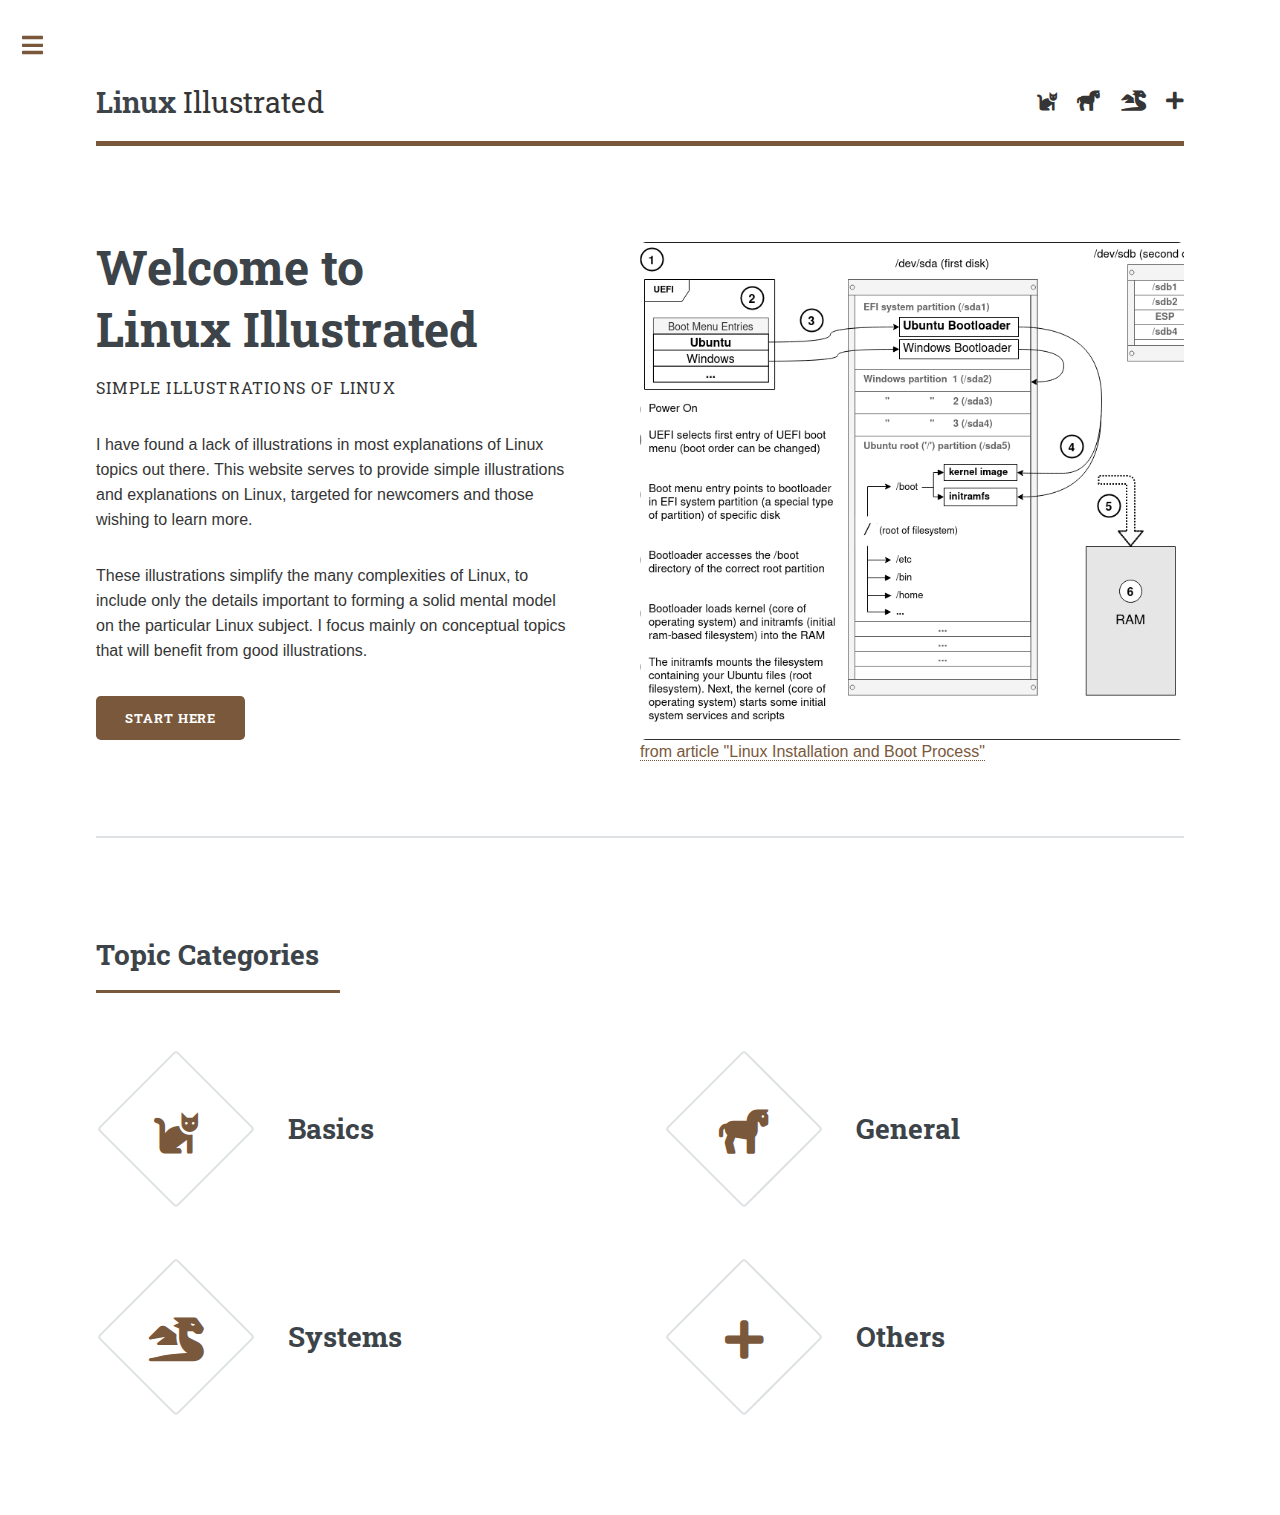
<file: index.html>
<!DOCTYPE html>
<!--
	Editorial by HTML5 UP
	html5up.net | @ajlkn
	Free for personal and commercial use under the CCA 3.0 license (html5up.net/license)
-->
<html>
  <head>
    <title>Linux Illustrated - Homepage</title>
    <meta charset="utf-8" />
    <meta
      name="viewport"
      content="width=device-width, initial-scale=1, user-scalable=no"
    />
    <link rel="stylesheet" href="./assets/css/main.css" />
    <link rel="icon" href="./images/icons/linux_penguin.svg">
  </head>
  <body class="is-preload">
    <!-- Wrapper -->
    <div id="wrapper">
      <!-- Main -->
      <div id="main">
        <div class="inner" style="max-width: 100%;">
          <!-- Header -->
          <header id="header">
            <a href="./index.html" class="logo"
              ><strong>Linux</strong> Illustrated</a
            >
            <ul class="icons">
              <li>
                <a href="./topics.html" class="icon solid fa-cat"
                  ><span class="label">Basics</span></a
                >
              </li>

              <li>
                <a href="./topics.html" class="icon solid fa-horse"
                  ><span class="label">General</span></a
                >
              </li>

              <li>
                <a href="./topics.html" class="icon solid fa-dragon"
                  ><span class="label">Systems</span></a
                >
              </li>
              <li>
                <a href="./topics.html" class="icon solid fa-plus"
                  ><span class="label">Others</span></a
                >
              </li>
            </ul>
          </header>

          <!-- Banner -->
          <section id="banner">
            <div class="content">
              <header>
                <h1>
                  Welcome to<br />
                  Linux Illustrated
                </h1>
                <p>simple illustrations of Linux</p>
              </header>
              <p>
                I have found a lack of illustrations in most explanations of
                Linux topics out there. This website serves to provide simple
                illustrations and explanations on Linux, targeted for newcomers
                and those wishing to learn more.
              </p>
              <p>
                These illustrations simplify the many complexities of Linux, to
                include only the details important to forming a solid mental
                model on the particular Linux subject. I focus mainly on
                conceptual topics that will benefit from good illustrations.
              </p>
              <ul class="actions">
                <li>
                  <a
                    href="./basics/boot.html"
                    class="button primary big"
                    >Start Here</a
                  >
                </li>
              </ul>
            </div>
            <span class="image object">
              <img
                src="./images/basics/boot_01.png"
                alt="Linux Installation and Boot Process"
              />
              <a href="./basics/boot.html"
                >from article "Linux Installation and Boot Process"</a
              >
            </span>
          </section>

          <!-- Section -->
          <section>
            <header class="major">
              <h2>Topic Categories</h2>
            </header>
            <div class="features">
              <article>
                <a href="./topics.html" style="border: none;">
                  <span class="icon solid fa-cat"></span>
                </a>
                <div class="content">
                  <h2><a href="./topics.html">Basics</a></h2>
                </div>
              </article>
              <article>
                <a href="./topics.html" style="border: none;">
                  <span class="icon solid fa-horse"></span>
                </a>
                <div class="content">
                  <h2><a href="./topics.html">General</a></h2>
                </div>
              </article>
              <article>
                <a href="./topics.html" style="border: none;">
                  <span class="icon solid fa-dragon"></span>
                </a>
                <div class="content">
                  <h2><a href="./topics.html">Systems</a></h2>
                </div>
              </article>
              <article>
                <a href="./topics.html" style="border: none;">
                  <span class="icon solid fa-plus"></span>
                </a>
                <div class="content">
                  <h2><a href="./topics.html">Others</a></h2>
                </div>
              </article>
            </div>
          </section>
        </div>
      </div>

      <!-- SIDE BAR STARTS BELOW -->
      <!-- SIDE BAR STARTS BELOW -->
      <!-- SIDE BAR STARTS BELOW -->

      <!-- Sidebar -->
      <div id="sidebar">
        <div class="inner">
          <!-- Menu -->
          <nav id="menu">
            <header class="major">
              <h2>Menu</h2>
            </header>
            <ul>
              <li><a href="./index.html">Homepage</a></li>
              <li>
                <span class="opener">
                  <a
                    href=""
                    class="icon solid fa-cat"
                    style="
                      display: inline;
                      font-size: 20px;
                      margin-right: 10px;
                    "
                  ></a>
                  Basics
                </span>

                <ul>
                  <li>
                    <a href="./basics/boot.html">Boot</a>
                  </li>
                  <li>
                    <a href="./basics/boot_UEFI.html">Boot UEFI</a>
                  </li>
                  <li>
                    <a href="./basics/boot_BIOS.html">Boot BIOS</a>
                  </li>
                </ul>
              </li>
              <li>
                <span class="opener">
                  <a
                    href=""
                    class="icon solid fa-horse"
                    style="
                      display: inline;
                      font-size: 18px;
                      margin-right: 10px;
                    "
                  ></a>
                  General
                </span>

                <ul>
                  <li>
                    <a href=""></a>
                  </li>
                </ul>
              </li>
              <li>
                <span class="opener">
                  <a
                    href=""
                    class="icon solid fa-dragon"
                    style="
                      display: inline;
                      font-size: 16px;
                      margin-right: 10px;
                    "
                  ></a>
                  Systems
                </span>

                <ul>
                  <li>
                    <a href=""></a>
                  </li>
                </ul>
              </li>
              <li>
                <span class="opener">
                  <a
                    href=""
                    class="icon solid fa-plus"
                    style="
                      display: inline;
                      font-size: 22px;
                      margin-right: 10px;
                    "
                  ></a>
                  Others
                </span>

                <ul>
                  <li>
                    <a href=""></a>
                  </li>
                </ul>
              </li>
            </ul>
          </nav>

          <!-- Footer -->
          <footer id="footer">
            <p class="copyright">
              &copy; Untitled. All rights reserved. Demo Images:
              <a href="https://unsplash.com">Unsplash</a>. Design:
              <a href="https://html5up.net">HTML5 UP</a>.
              <br />
              Star icon by <a href="https://www.flaticon.com/authors/pixel-perfect" title="Pixel perfect">Pixel perfect</a>
            </p>
          </footer>
        </div>
      </div>
    </div>

    <!-- Scripts -->
    <script src="./assets/js/jquery.min.js"></script>
    <script src="./assets/js/browser.min.js"></script>
    <script src="./assets/js/breakpoints.min.js"></script>
    <script src="./assets/js/util.js"></script>
    <script src="./assets/js/main.js"></script>
  </body>
</html>
</file>
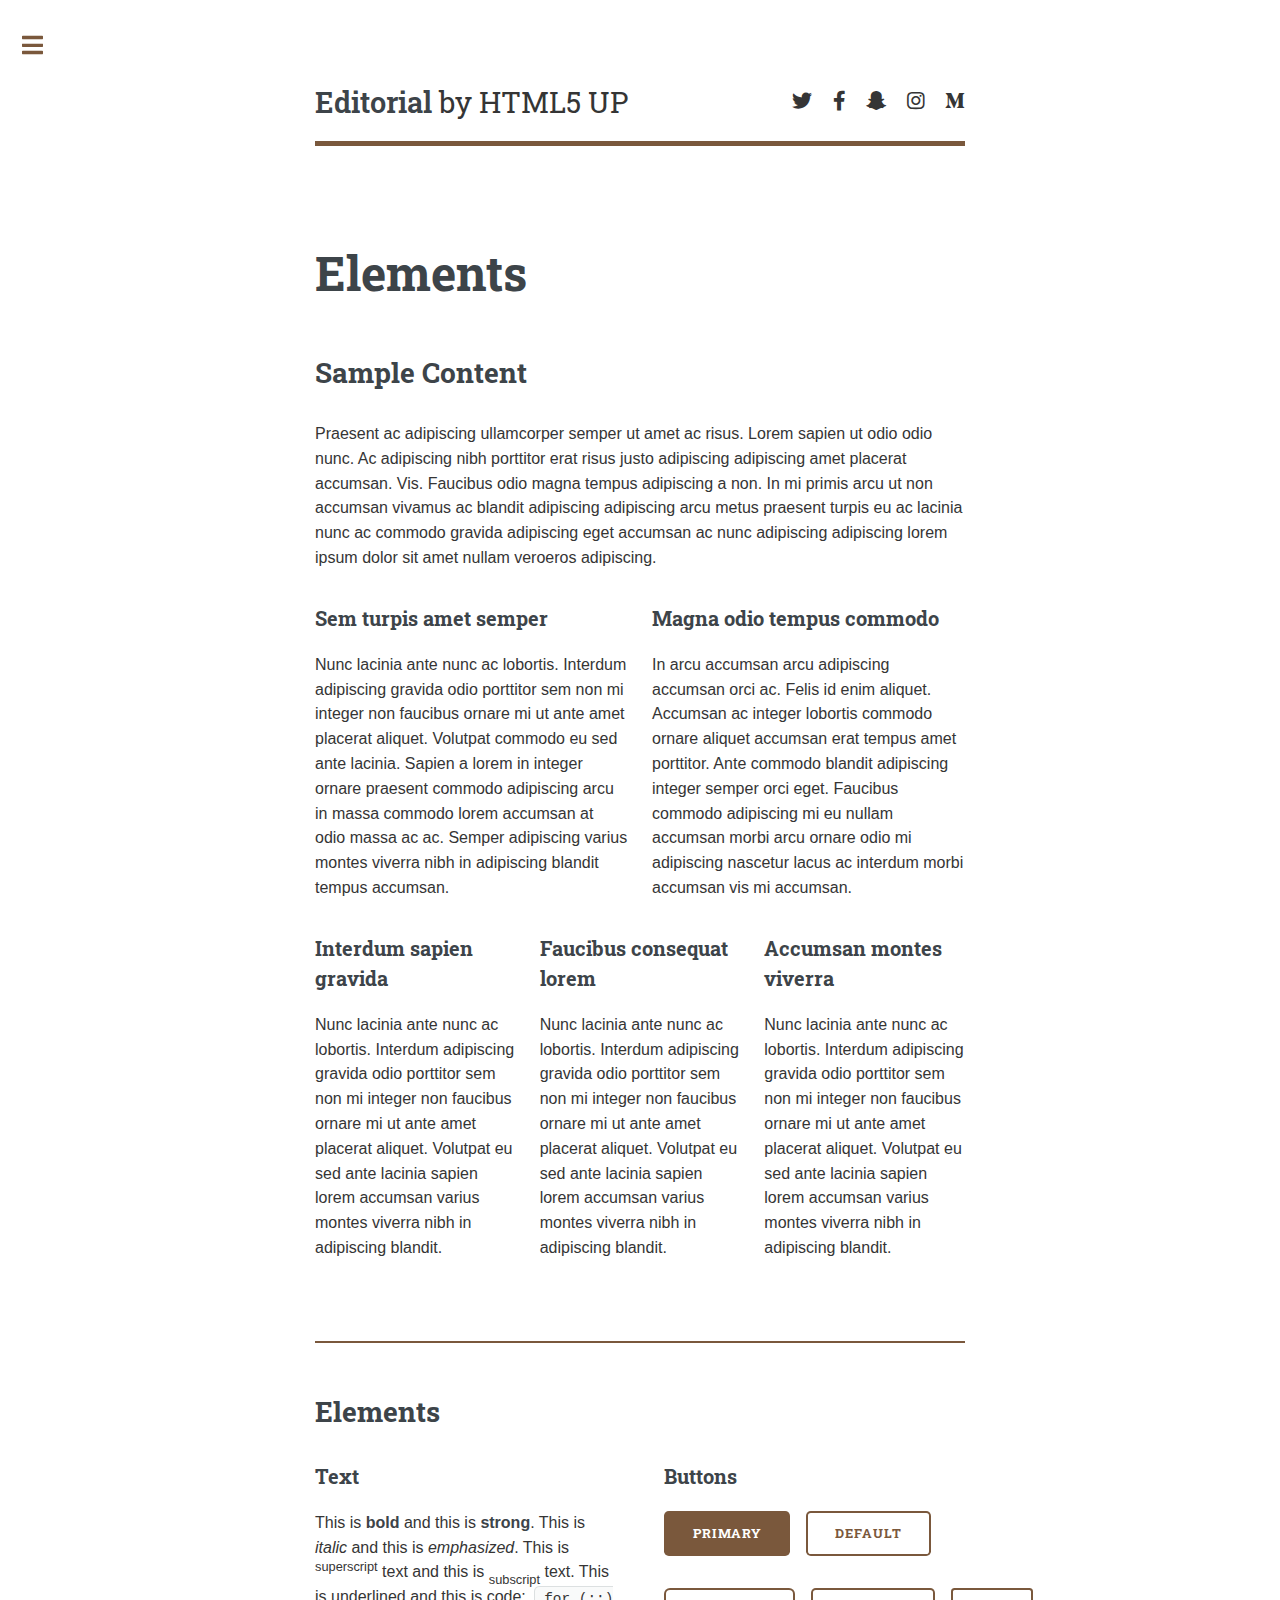
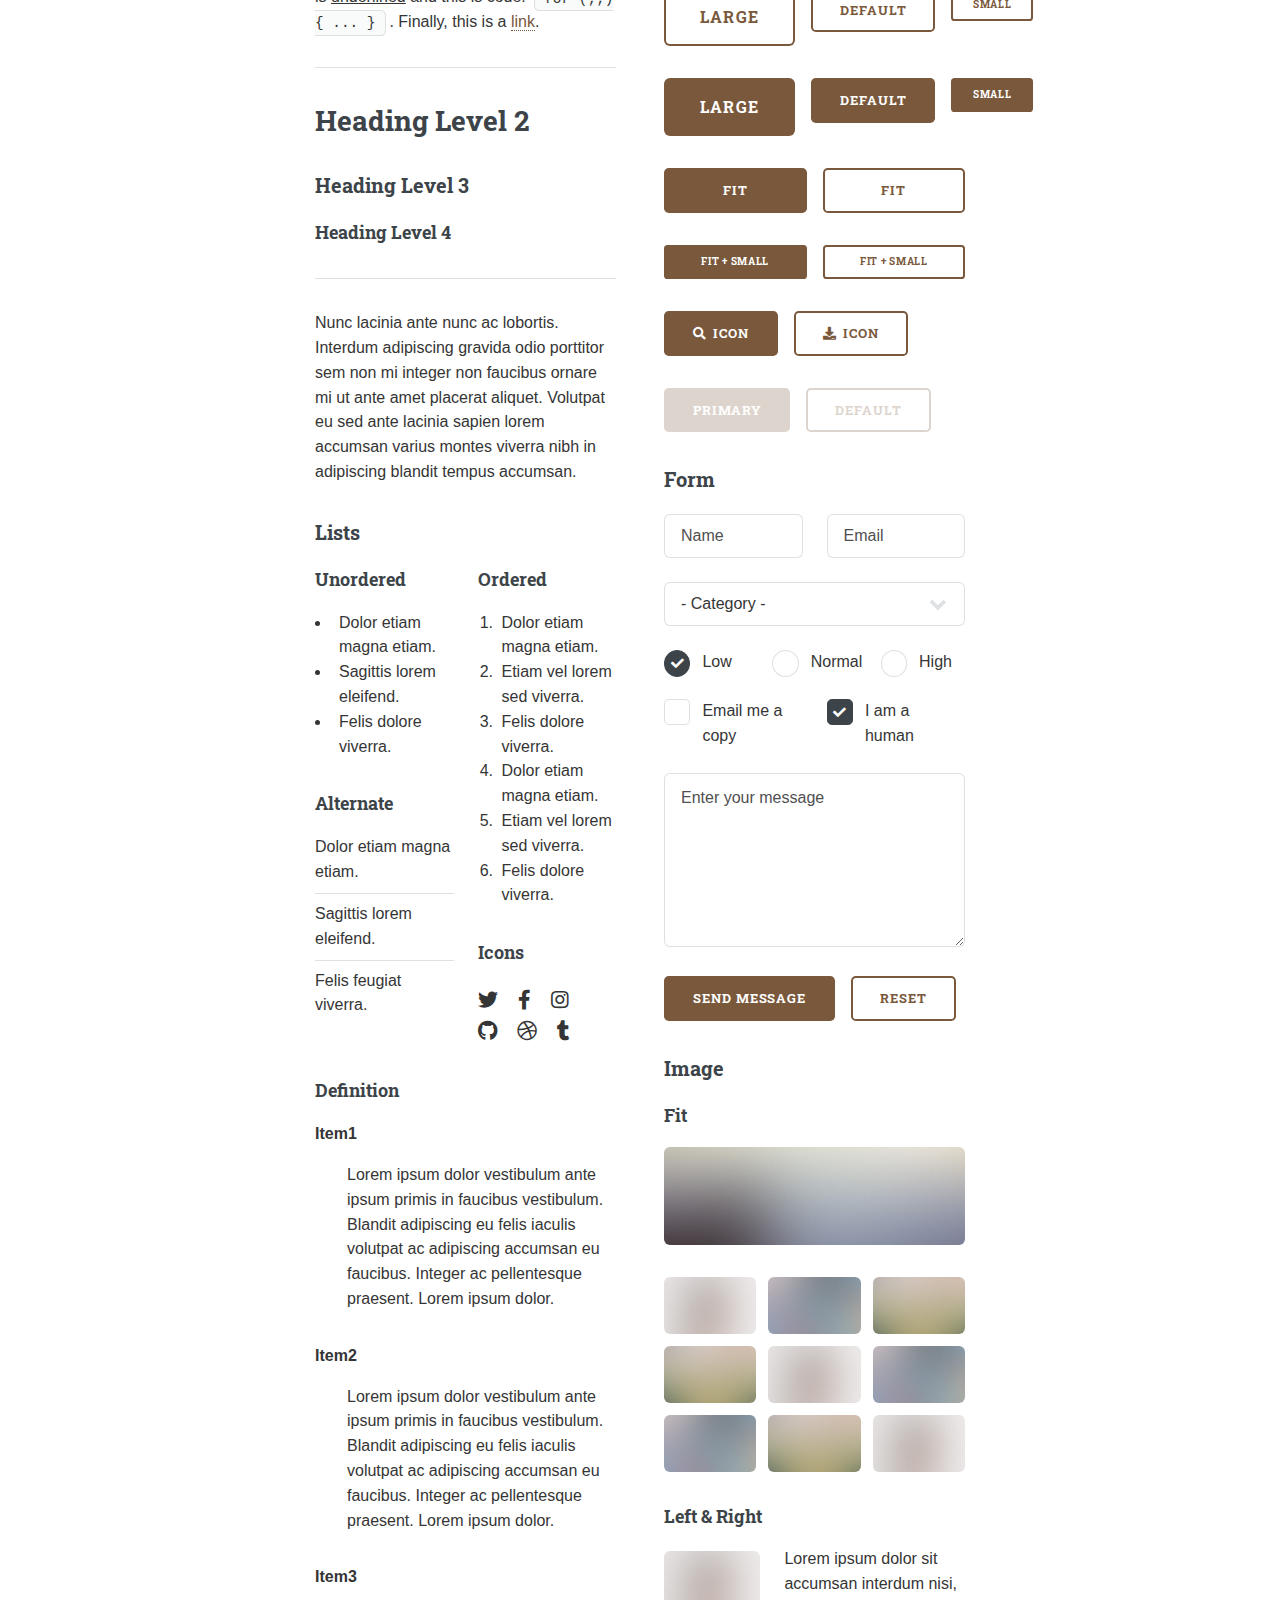
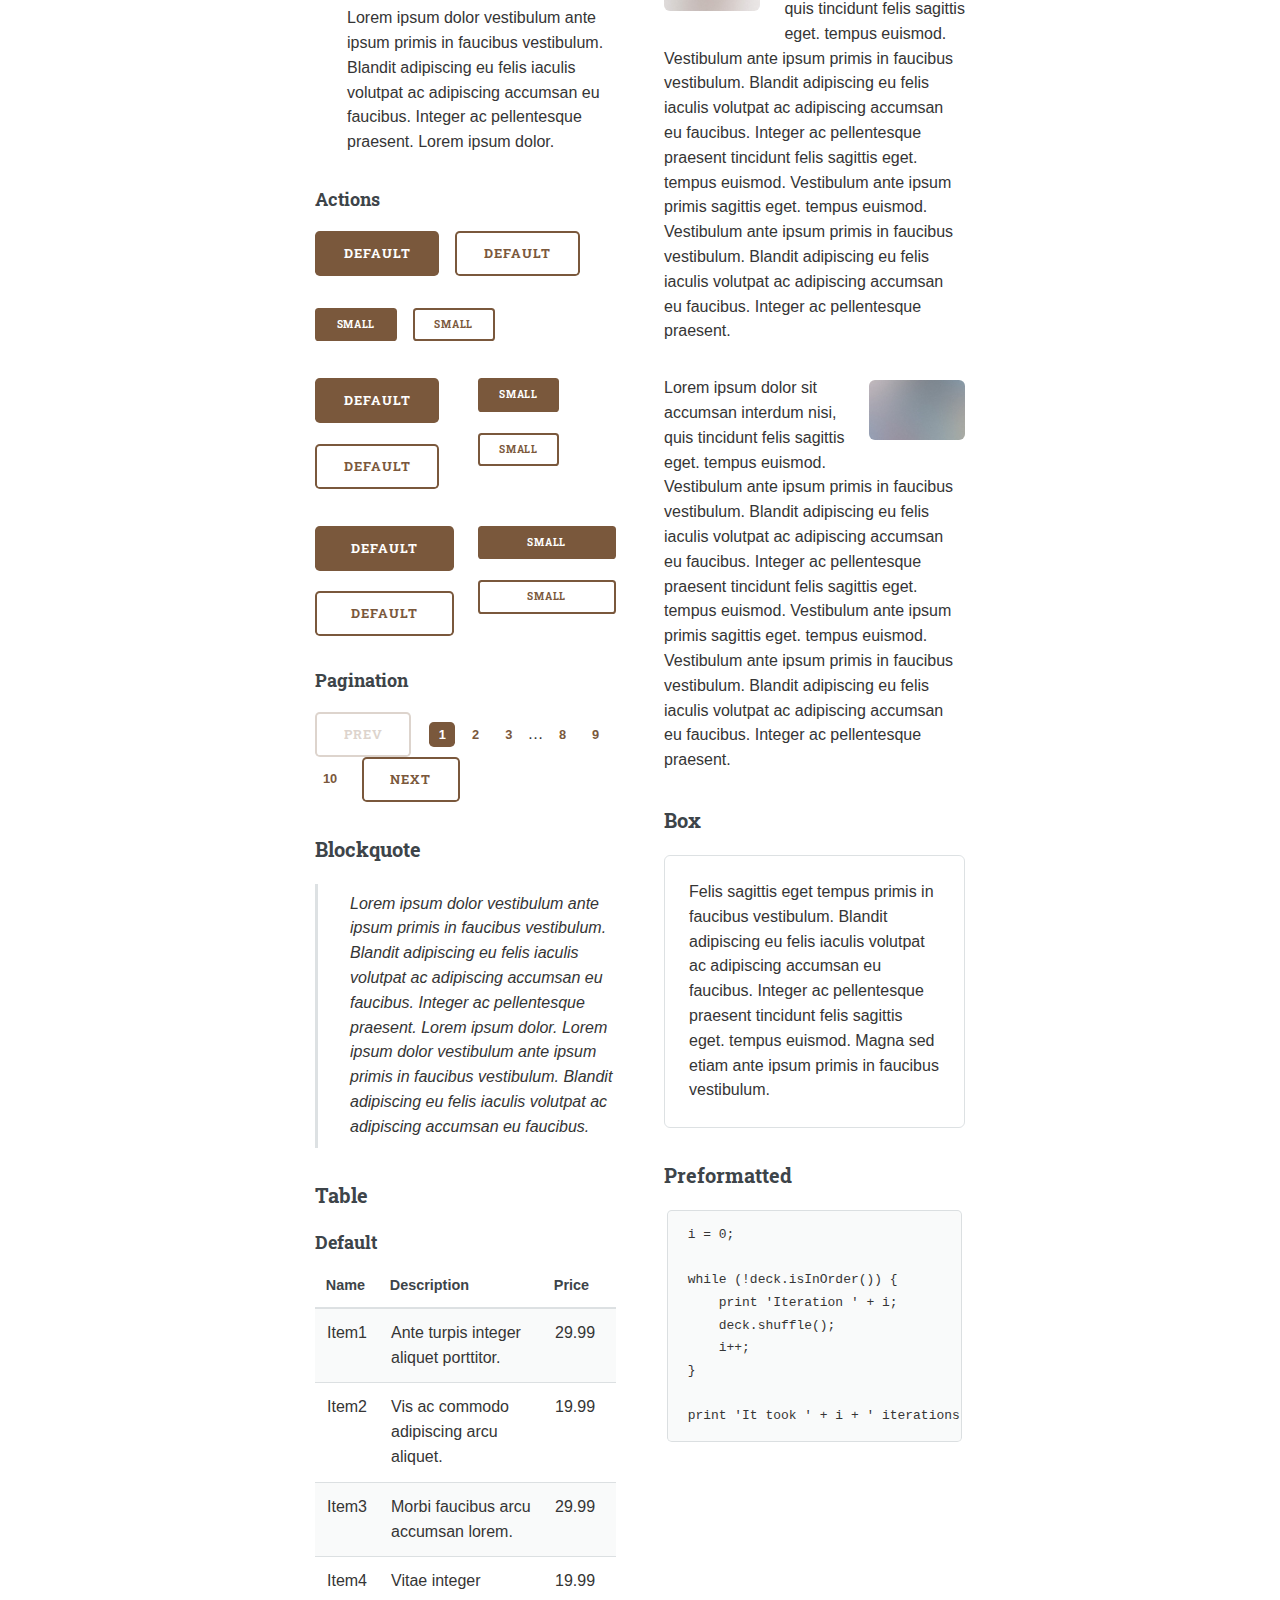
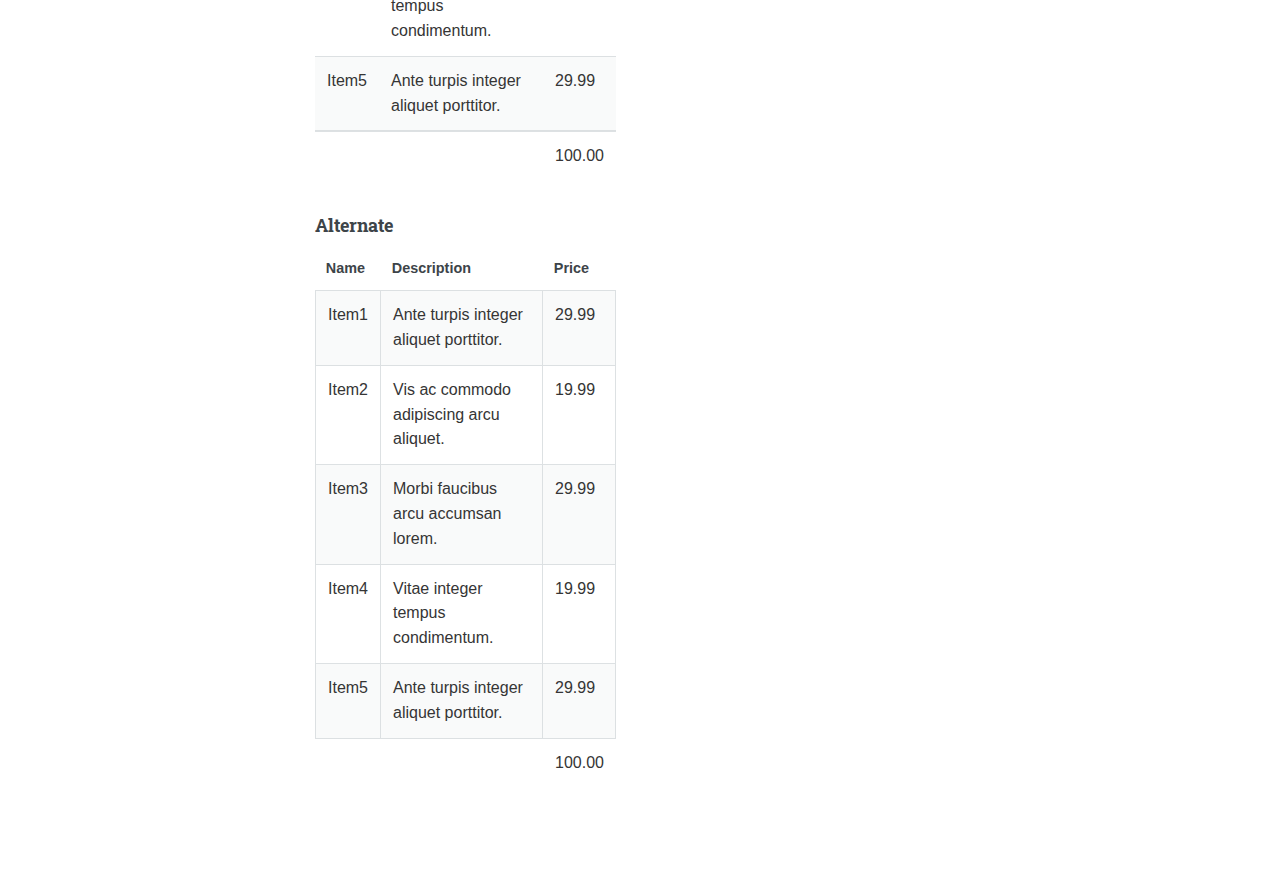
<file: elements.html>
<!DOCTYPE HTML>
<!--
	Editorial by HTML5 UP
	html5up.net | @ajlkn
	Free for personal and commercial use under the CCA 3.0 license (html5up.net/license)
-->
<html>
	<head>
		<title>Elements - Editorial by HTML5 UP</title>
		<meta charset="utf-8" />
		<meta name="viewport" content="width=device-width, initial-scale=1, user-scalable=no" />
		<link rel="stylesheet" href="assets/css/main.css" />
	</head>
	<body class="is-preload">

		<!-- Wrapper -->
			<div id="wrapper">

				<!-- Main -->
					<div id="main">
						<div class="inner">

							<!-- Header -->
								<header id="header">
									<a href="index.html" class="logo"><strong>Editorial</strong> by HTML5 UP</a>
									<ul class="icons">
										<li><a href="#" class="icon brands fa-twitter"><span class="label">Twitter</span></a></li>
										<li><a href="#" class="icon brands fa-facebook-f"><span class="label">Facebook</span></a></li>
										<li><a href="#" class="icon brands fa-snapchat-ghost"><span class="label">Snapchat</span></a></li>
										<li><a href="#" class="icon brands fa-instagram"><span class="label">Instagram</span></a></li>
										<li><a href="#" class="icon brands fa-medium-m"><span class="label">Medium</span></a></li>
									</ul>
								</header>

							<!-- Content -->
								<section>
									<header class="main">
										<h1>Elements</h1>
									</header>

									<!-- Content -->
										<h2 id="content">Sample Content</h2>
										<p>Praesent ac adipiscing ullamcorper semper ut amet ac risus. Lorem sapien ut odio odio nunc. Ac adipiscing nibh porttitor erat risus justo adipiscing adipiscing amet placerat accumsan. Vis. Faucibus odio magna tempus adipiscing a non. In mi primis arcu ut non accumsan vivamus ac blandit adipiscing adipiscing arcu metus praesent turpis eu ac lacinia nunc ac commodo gravida adipiscing eget accumsan ac nunc adipiscing adipiscing lorem ipsum dolor sit amet nullam veroeros adipiscing.</p>
										<div class="row">
											<div class="col-6 col-12-small">
												<h3>Sem turpis amet semper</h3>
												<p>Nunc lacinia ante nunc ac lobortis. Interdum adipiscing gravida odio porttitor sem non mi integer non faucibus ornare mi ut ante amet placerat aliquet. Volutpat commodo eu sed ante lacinia. Sapien a lorem in integer ornare praesent commodo adipiscing arcu in massa commodo lorem accumsan at odio massa ac ac. Semper adipiscing varius montes viverra nibh in adipiscing blandit tempus accumsan.</p>
											</div>
											<div class="col-6 col-12-small">
												<h3>Magna odio tempus commodo</h3>
												<p>In arcu accumsan arcu adipiscing accumsan orci ac. Felis id enim aliquet. Accumsan ac integer lobortis commodo ornare aliquet accumsan erat tempus amet porttitor. Ante commodo blandit adipiscing integer semper orci eget. Faucibus commodo adipiscing mi eu nullam accumsan morbi arcu ornare odio mi adipiscing nascetur lacus ac interdum morbi accumsan vis mi accumsan.</p>
											</div>
											<!-- Break -->
											<div class="col-4 col-12-medium">
												<h3>Interdum sapien gravida</h3>
												<p>Nunc lacinia ante nunc ac lobortis. Interdum adipiscing gravida odio porttitor sem non mi integer non faucibus ornare mi ut ante amet placerat aliquet. Volutpat eu sed ante lacinia sapien lorem accumsan varius montes viverra nibh in adipiscing blandit.</p>
											</div>
											<div class="col-4 col-12-medium">
												<h3>Faucibus consequat lorem</h3>
												<p>Nunc lacinia ante nunc ac lobortis. Interdum adipiscing gravida odio porttitor sem non mi integer non faucibus ornare mi ut ante amet placerat aliquet. Volutpat eu sed ante lacinia sapien lorem accumsan varius montes viverra nibh in adipiscing blandit.</p>
											</div>
											<div class="col-4 col-12-medium">
												<h3>Accumsan montes viverra</h3>
												<p>Nunc lacinia ante nunc ac lobortis. Interdum adipiscing gravida odio porttitor sem non mi integer non faucibus ornare mi ut ante amet placerat aliquet. Volutpat eu sed ante lacinia sapien lorem accumsan varius montes viverra nibh in adipiscing blandit.</p>
											</div>
										</div>

									<hr class="major" />

									<!-- Elements -->
										<h2 id="elements">Elements</h2>
										<div class="row gtr-200">
											<div class="col-6 col-12-medium">

												<!-- Text stuff -->
													<h3>Text</h3>
													<p>This is <b>bold</b> and this is <strong>strong</strong>. This is <i>italic</i> and this is <em>emphasized</em>.
													This is <sup>superscript</sup> text and this is <sub>subscript</sub> text.
													This is <u>underlined</u> and this is code: <code>for (;;) { ... }</code>.
													Finally, this is a <a href="#">link</a>.</p>
													<hr />
													<h2>Heading Level 2</h2>
													<h3>Heading Level 3</h3>
													<h4>Heading Level 4</h4>
													<hr />
													<p>Nunc lacinia ante nunc ac lobortis. Interdum adipiscing gravida odio porttitor sem non mi integer non faucibus ornare mi ut ante amet placerat aliquet. Volutpat eu sed ante lacinia sapien lorem accumsan varius montes viverra nibh in adipiscing blandit tempus accumsan.</p>

												<!-- Lists -->
													<h3>Lists</h3>
													<div class="row">
														<div class="col-6 col-12-small">

															<h4>Unordered</h4>
															<ul>
																<li>Dolor etiam magna etiam.</li>
																<li>Sagittis lorem eleifend.</li>
																<li>Felis dolore viverra.</li>
															</ul>

															<h4>Alternate</h4>
															<ul class="alt">
																<li>Dolor etiam magna etiam.</li>
																<li>Sagittis lorem eleifend.</li>
																<li>Felis feugiat viverra.</li>
															</ul>

														</div>
														<div class="col-6 col-12-small">

															<h4>Ordered</h4>
															<ol>
																<li>Dolor etiam magna etiam.</li>
																<li>Etiam vel lorem sed viverra.</li>
																<li>Felis dolore viverra.</li>
																<li>Dolor etiam magna etiam.</li>
																<li>Etiam vel lorem sed viverra.</li>
																<li>Felis dolore viverra.</li>
															</ol>

															<h4>Icons</h4>
															<ul class="icons">
																<li><a href="#" class="icon brands fa-twitter"><span class="label">Twitter</span></a></li>
																<li><a href="#" class="icon brands fa-facebook-f"><span class="label">Facebook</span></a></li>
																<li><a href="#" class="icon brands fa-instagram"><span class="label">Instagram</span></a></li>
																<li><a href="#" class="icon brands fa-github"><span class="label">Github</span></a></li>
																<li><a href="#" class="icon brands fa-dribbble"><span class="label">Dribbble</span></a></li>
																<li><a href="#" class="icon brands fa-tumblr"><span class="label">Tumblr</span></a></li>
															</ul>

														</div>
													</div>
													<h4>Definition</h4>
													<dl>
														<dt>Item1</dt>
														<dd>
															<p>Lorem ipsum dolor vestibulum ante ipsum primis in faucibus vestibulum. Blandit adipiscing eu felis iaculis volutpat ac adipiscing accumsan eu faucibus. Integer ac pellentesque praesent. Lorem ipsum dolor.</p>
														</dd>
														<dt>Item2</dt>
														<dd>
															<p>Lorem ipsum dolor vestibulum ante ipsum primis in faucibus vestibulum. Blandit adipiscing eu felis iaculis volutpat ac adipiscing accumsan eu faucibus. Integer ac pellentesque praesent. Lorem ipsum dolor.</p>
														</dd>
														<dt>Item3</dt>
														<dd>
															<p>Lorem ipsum dolor vestibulum ante ipsum primis in faucibus vestibulum. Blandit adipiscing eu felis iaculis volutpat ac adipiscing accumsan eu faucibus. Integer ac pellentesque praesent. Lorem ipsum dolor.</p>
														</dd>
													</dl>

													<h4>Actions</h4>
													<ul class="actions">
														<li><a href="#" class="button primary">Default</a></li>
														<li><a href="#" class="button">Default</a></li>
													</ul>
													<ul class="actions small">
														<li><a href="#" class="button primary small">Small</a></li>
														<li><a href="#" class="button small">Small</a></li>
													</ul>
													<div class="row">
														<div class="col-6 col-12-small">
															<ul class="actions stacked">
																<li><a href="#" class="button primary">Default</a></li>
																<li><a href="#" class="button">Default</a></li>
															</ul>
														</div>
														<div class="col-6 col-12-small">
															<ul class="actions stacked">
																<li><a href="#" class="button primary small">Small</a></li>
																<li><a href="#" class="button small">Small</a></li>
															</ul>
														</div>
														<div class="col-6 col-12-small">
															<ul class="actions stacked">
																<li><a href="#" class="button primary fit">Default</a></li>
																<li><a href="#" class="button fit">Default</a></li>
															</ul>
														</div>
														<div class="col-6 col-12-small">
															<ul class="actions stacked">
																<li><a href="#" class="button primary small fit">Small</a></li>
																<li><a href="#" class="button small fit">Small</a></li>
															</ul>
														</div>
													</div>

													<h4>Pagination</h4>
													<ul class="pagination">
														<li><span class="button disabled">Prev</span></li>
														<li><a href="#" class="page active">1</a></li>
														<li><a href="#" class="page">2</a></li>
														<li><a href="#" class="page">3</a></li>
														<li><span>&hellip;</span></li>
														<li><a href="#" class="page">8</a></li>
														<li><a href="#" class="page">9</a></li>
														<li><a href="#" class="page">10</a></li>
														<li><a href="#" class="button">Next</a></li>
													</ul>

												<!-- Blockquote -->
													<h3>Blockquote</h3>
													<blockquote>Lorem ipsum dolor vestibulum ante ipsum primis in faucibus vestibulum. Blandit adipiscing eu felis iaculis volutpat ac adipiscing accumsan eu faucibus. Integer ac pellentesque praesent. Lorem ipsum dolor. Lorem ipsum dolor vestibulum ante ipsum primis in faucibus vestibulum. Blandit adipiscing eu felis iaculis volutpat ac adipiscing accumsan eu faucibus.</blockquote>

												<!-- Table -->
													<h3>Table</h3>

													<h4>Default</h4>
													<div class="table-wrapper">
														<table>
															<thead>
																<tr>
																	<th>Name</th>
																	<th>Description</th>
																	<th>Price</th>
																</tr>
															</thead>
															<tbody>
																<tr>
																	<td>Item1</td>
																	<td>Ante turpis integer aliquet porttitor.</td>
																	<td>29.99</td>
																</tr>
																<tr>
																	<td>Item2</td>
																	<td>Vis ac commodo adipiscing arcu aliquet.</td>
																	<td>19.99</td>
																</tr>
																<tr>
																	<td>Item3</td>
																	<td> Morbi faucibus arcu accumsan lorem.</td>
																	<td>29.99</td>
																</tr>
																<tr>
																	<td>Item4</td>
																	<td>Vitae integer tempus condimentum.</td>
																	<td>19.99</td>
																</tr>
																<tr>
																	<td>Item5</td>
																	<td>Ante turpis integer aliquet porttitor.</td>
																	<td>29.99</td>
																</tr>
															</tbody>
															<tfoot>
																<tr>
																	<td colspan="2"></td>
																	<td>100.00</td>
																</tr>
															</tfoot>
														</table>
													</div>

													<h4>Alternate</h4>
													<div class="table-wrapper">
														<table class="alt">
															<thead>
																<tr>
																	<th>Name</th>
																	<th>Description</th>
																	<th>Price</th>
																</tr>
															</thead>
															<tbody>
																<tr>
																	<td>Item1</td>
																	<td>Ante turpis integer aliquet porttitor.</td>
																	<td>29.99</td>
																</tr>
																<tr>
																	<td>Item2</td>
																	<td>Vis ac commodo adipiscing arcu aliquet.</td>
																	<td>19.99</td>
																</tr>
																<tr>
																	<td>Item3</td>
																	<td> Morbi faucibus arcu accumsan lorem.</td>
																	<td>29.99</td>
																</tr>
																<tr>
																	<td>Item4</td>
																	<td>Vitae integer tempus condimentum.</td>
																	<td>19.99</td>
																</tr>
																<tr>
																	<td>Item5</td>
																	<td>Ante turpis integer aliquet porttitor.</td>
																	<td>29.99</td>
																</tr>
															</tbody>
															<tfoot>
																<tr>
																	<td colspan="2"></td>
																	<td>100.00</td>
																</tr>
															</tfoot>
														</table>
													</div>

											</div>
											<div class="col-6 col-12-medium">

												<!-- Buttons -->
													<h3>Buttons</h3>
													<ul class="actions">
														<li><a href="#" class="button primary">Primary</a></li>
														<li><a href="#" class="button">Default</a></li>
													</ul>
													<ul class="actions">
														<li><a href="#" class="button large">Large</a></li>
														<li><a href="#" class="button">Default</a></li>
														<li><a href="#" class="button small">Small</a></li>
													</ul>
													<ul class="actions">
														<li><a href="#" class="button primary large">Large</a></li>
														<li><a href="#" class="button primary">Default</a></li>
														<li><a href="#" class="button primary small">Small</a></li>
													</ul>
													<ul class="actions fit">
														<li><a href="#" class="button primary fit">Fit</a></li>
														<li><a href="#" class="button fit">Fit</a></li>
													</ul>
													<ul class="actions fit small">
														<li><a href="#" class="button primary fit small">Fit + Small</a></li>
														<li><a href="#" class="button fit small">Fit + Small</a></li>
													</ul>
													<ul class="actions">
														<li><a href="#" class="button primary icon solid fa-search">Icon</a></li>
														<li><a href="#" class="button icon solid fa-download">Icon</a></li>
													</ul>
													<ul class="actions">
														<li><span class="button primary disabled">Primary</span></li>
														<li><span class="button disabled">Default</span></li>
													</ul>

												<!-- Form -->
													<h3>Form</h3>

													<form method="post" action="#">
														<div class="row gtr-uniform">
															<div class="col-6 col-12-xsmall">
																<input type="text" name="demo-name" id="demo-name" value="" placeholder="Name" />
															</div>
															<div class="col-6 col-12-xsmall">
																<input type="email" name="demo-email" id="demo-email" value="" placeholder="Email" />
															</div>
															<!-- Break -->
															<div class="col-12">
																<select name="demo-category" id="demo-category">
																	<option value="">- Category -</option>
																	<option value="1">Manufacturing</option>
																	<option value="1">Shipping</option>
																	<option value="1">Administration</option>
																	<option value="1">Human Resources</option>
																</select>
															</div>
															<!-- Break -->
															<div class="col-4 col-12-small">
																<input type="radio" id="demo-priority-low" name="demo-priority" checked>
																<label for="demo-priority-low">Low</label>
															</div>
															<div class="col-4 col-12-small">
																<input type="radio" id="demo-priority-normal" name="demo-priority">
																<label for="demo-priority-normal">Normal</label>
															</div>
															<div class="col-4 col-12-small">
																<input type="radio" id="demo-priority-high" name="demo-priority">
																<label for="demo-priority-high">High</label>
															</div>
															<!-- Break -->
															<div class="col-6 col-12-small">
																<input type="checkbox" id="demo-copy" name="demo-copy">
																<label for="demo-copy">Email me a copy</label>
															</div>
															<div class="col-6 col-12-small">
																<input type="checkbox" id="demo-human" name="demo-human" checked>
																<label for="demo-human">I am a human</label>
															</div>
															<!-- Break -->
															<div class="col-12">
																<textarea name="demo-message" id="demo-message" placeholder="Enter your message" rows="6"></textarea>
															</div>
															<!-- Break -->
															<div class="col-12">
																<ul class="actions">
																	<li><input type="submit" value="Send Message" class="primary" /></li>
																	<li><input type="reset" value="Reset" /></li>
																</ul>
															</div>
														</div>
													</form>

												<!-- Image -->
													<h3>Image</h3>

													<h4>Fit</h4>
													<span class="image fit"><img src="images/pic11.jpg" alt="" /></span>
													<div class="box alt">
														<div class="row gtr-50 gtr-uniform">
															<div class="col-4"><span class="image fit"><img src="images/pic01.jpg" alt="" /></span></div>
															<div class="col-4"><span class="image fit"><img src="images/pic02.jpg" alt="" /></span></div>
															<div class="col-4"><span class="image fit"><img src="images/pic03.jpg" alt="" /></span></div>
															<!-- Break -->
															<div class="col-4"><span class="image fit"><img src="images/pic03.jpg" alt="" /></span></div>
															<div class="col-4"><span class="image fit"><img src="images/pic01.jpg" alt="" /></span></div>
															<div class="col-4"><span class="image fit"><img src="images/pic02.jpg" alt="" /></span></div>
															<!-- Break -->
															<div class="col-4"><span class="image fit"><img src="images/pic02.jpg" alt="" /></span></div>
															<div class="col-4"><span class="image fit"><img src="images/pic03.jpg" alt="" /></span></div>
															<div class="col-4"><span class="image fit"><img src="images/pic01.jpg" alt="" /></span></div>
														</div>
													</div>

													<h4>Left &amp; Right</h4>
													<p><span class="image left"><img src="images/pic01.jpg" alt="" /></span>Lorem ipsum dolor sit accumsan interdum nisi, quis tincidunt felis sagittis eget. tempus euismod. Vestibulum ante ipsum primis in faucibus vestibulum. Blandit adipiscing eu felis iaculis volutpat ac adipiscing accumsan eu faucibus. Integer ac pellentesque praesent tincidunt felis sagittis eget. tempus euismod. Vestibulum ante ipsum primis sagittis eget. tempus euismod. Vestibulum ante ipsum primis in faucibus vestibulum. Blandit adipiscing eu felis iaculis volutpat ac adipiscing accumsan eu faucibus. Integer ac pellentesque praesent.</p>
													<p><span class="image right"><img src="images/pic02.jpg" alt="" /></span>Lorem ipsum dolor sit accumsan interdum nisi, quis tincidunt felis sagittis eget. tempus euismod. Vestibulum ante ipsum primis in faucibus vestibulum. Blandit adipiscing eu felis iaculis volutpat ac adipiscing accumsan eu faucibus. Integer ac pellentesque praesent tincidunt felis sagittis eget. tempus euismod. Vestibulum ante ipsum primis sagittis eget. tempus euismod. Vestibulum ante ipsum primis in faucibus vestibulum. Blandit adipiscing eu felis iaculis volutpat ac adipiscing accumsan eu faucibus. Integer ac pellentesque praesent.</p>

												<!-- Box -->
													<h3>Box</h3>
													<div class="box">
														<p>Felis sagittis eget tempus primis in faucibus vestibulum. Blandit adipiscing eu felis iaculis volutpat ac adipiscing accumsan eu faucibus. Integer ac pellentesque praesent tincidunt felis sagittis eget. tempus euismod. Magna sed etiam ante ipsum primis in faucibus vestibulum.</p>
													</div>

												<!-- Preformatted Code -->
													<h3>Preformatted</h3>
													<pre><code>i = 0;

while (!deck.isInOrder()) {
    print 'Iteration ' + i;
    deck.shuffle();
    i++;
}

print 'It took ' + i + ' iterations to sort the deck.';
</code></pre>

											</div>
										</div>

								</section>

						</div>
					</div>

				<!-- Sidebar -->
					<div id="sidebar">
						<div class="inner">

							<!-- Search -->
								<section id="search" class="alt">
									<form method="post" action="#">
										<input type="text" name="query" id="query" placeholder="Search" />
									</form>
								</section>

							<!-- Menu -->
								<nav id="menu">
									<header class="major">
										<h2>Menu</h2>
									</header>
									<ul>
										<li><a href="index.html">Homepage</a></li>
										<li><a href="generic.html">Generic</a></li>
										<li><a href="elements.html">Elements</a></li>
										<li>
											<span class="opener">Submenu</span>
											<ul>
												<li><a href="#">Lorem Dolor</a></li>
												<li><a href="#">Ipsum Adipiscing</a></li>
												<li><a href="#">Tempus Magna</a></li>
												<li><a href="#">Feugiat Veroeros</a></li>
											</ul>
										</li>
										<li><a href="#">Etiam Dolore</a></li>
										<li><a href="#">Adipiscing</a></li>
										<li>
											<span class="opener">Another Submenu</span>
											<ul>
												<li><a href="#">Lorem Dolor</a></li>
												<li><a href="#">Ipsum Adipiscing</a></li>
												<li><a href="#">Tempus Magna</a></li>
												<li><a href="#">Feugiat Veroeros</a></li>
											</ul>
										</li>
										<li><a href="#">Maximus Erat</a></li>
										<li><a href="#">Sapien Mauris</a></li>
										<li><a href="#">Amet Lacinia</a></li>
									</ul>
								</nav>

							<!-- Section -->
								<section>
									<header class="major">
										<h2>Ante interdum</h2>
									</header>
									<div class="mini-posts">
										<article>
											<a href="#" class="image"><img src="images/pic07.jpg" alt="" /></a>
											<p>Aenean ornare velit lacus, ac varius enim lorem ullamcorper dolore aliquam.</p>
										</article>
										<article>
											<a href="#" class="image"><img src="images/pic08.jpg" alt="" /></a>
											<p>Aenean ornare velit lacus, ac varius enim lorem ullamcorper dolore aliquam.</p>
										</article>
										<article>
											<a href="#" class="image"><img src="images/pic09.jpg" alt="" /></a>
											<p>Aenean ornare velit lacus, ac varius enim lorem ullamcorper dolore aliquam.</p>
										</article>
									</div>
									<ul class="actions">
										<li><a href="#" class="button">More</a></li>
									</ul>
								</section>

							<!-- Section -->
								<section>
									<header class="major">
										<h2>Get in touch</h2>
									</header>
									<p>Sed varius enim lorem ullamcorper dolore aliquam aenean ornare velit lacus, ac varius enim lorem ullamcorper dolore. Proin sed aliquam facilisis ante interdum. Sed nulla amet lorem feugiat tempus aliquam.</p>
									<ul class="contact">
										<li class="icon solid fa-envelope"><a href="#">information@untitled.tld</a></li>
										<li class="icon solid fa-phone">(000) 000-0000</li>
										<li class="icon solid fa-home">1234 Somewhere Road #8254<br />
										Nashville, TN 00000-0000</li>
									</ul>
								</section>

							<!-- Footer -->
								<footer id="footer">
									<p class="copyright">&copy; Untitled. All rights reserved. Demo Images: <a href="https://unsplash.com">Unsplash</a>. Design: <a href="https://html5up.net">HTML5 UP</a>.</p>
								</footer>

						</div>
					</div>

			</div>

		<!-- Scripts -->
			<script src="assets/js/jquery.min.js"></script>
			<script src="assets/js/browser.min.js"></script>
			<script src="assets/js/breakpoints.min.js"></script>
			<script src="assets/js/util.js"></script>
			<script src="assets/js/main.js"></script>

	</body>
</html>
</file>
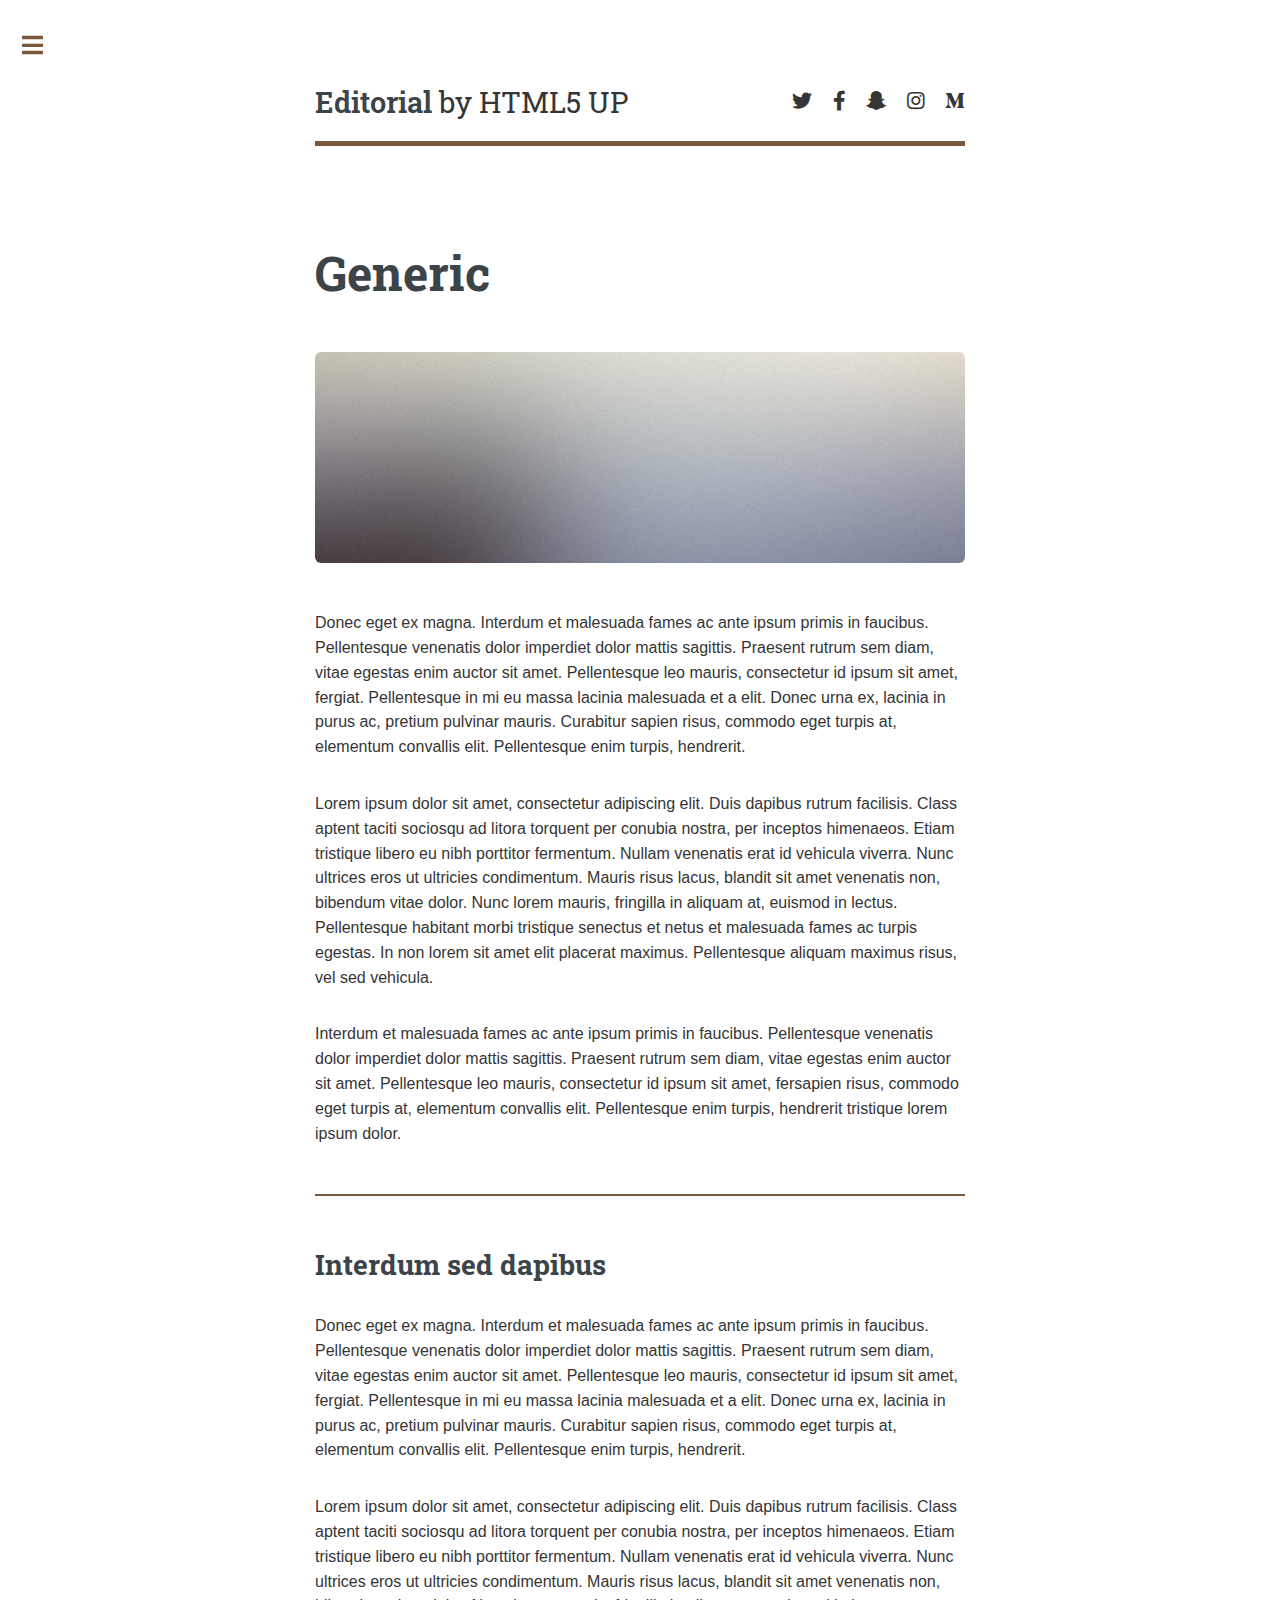
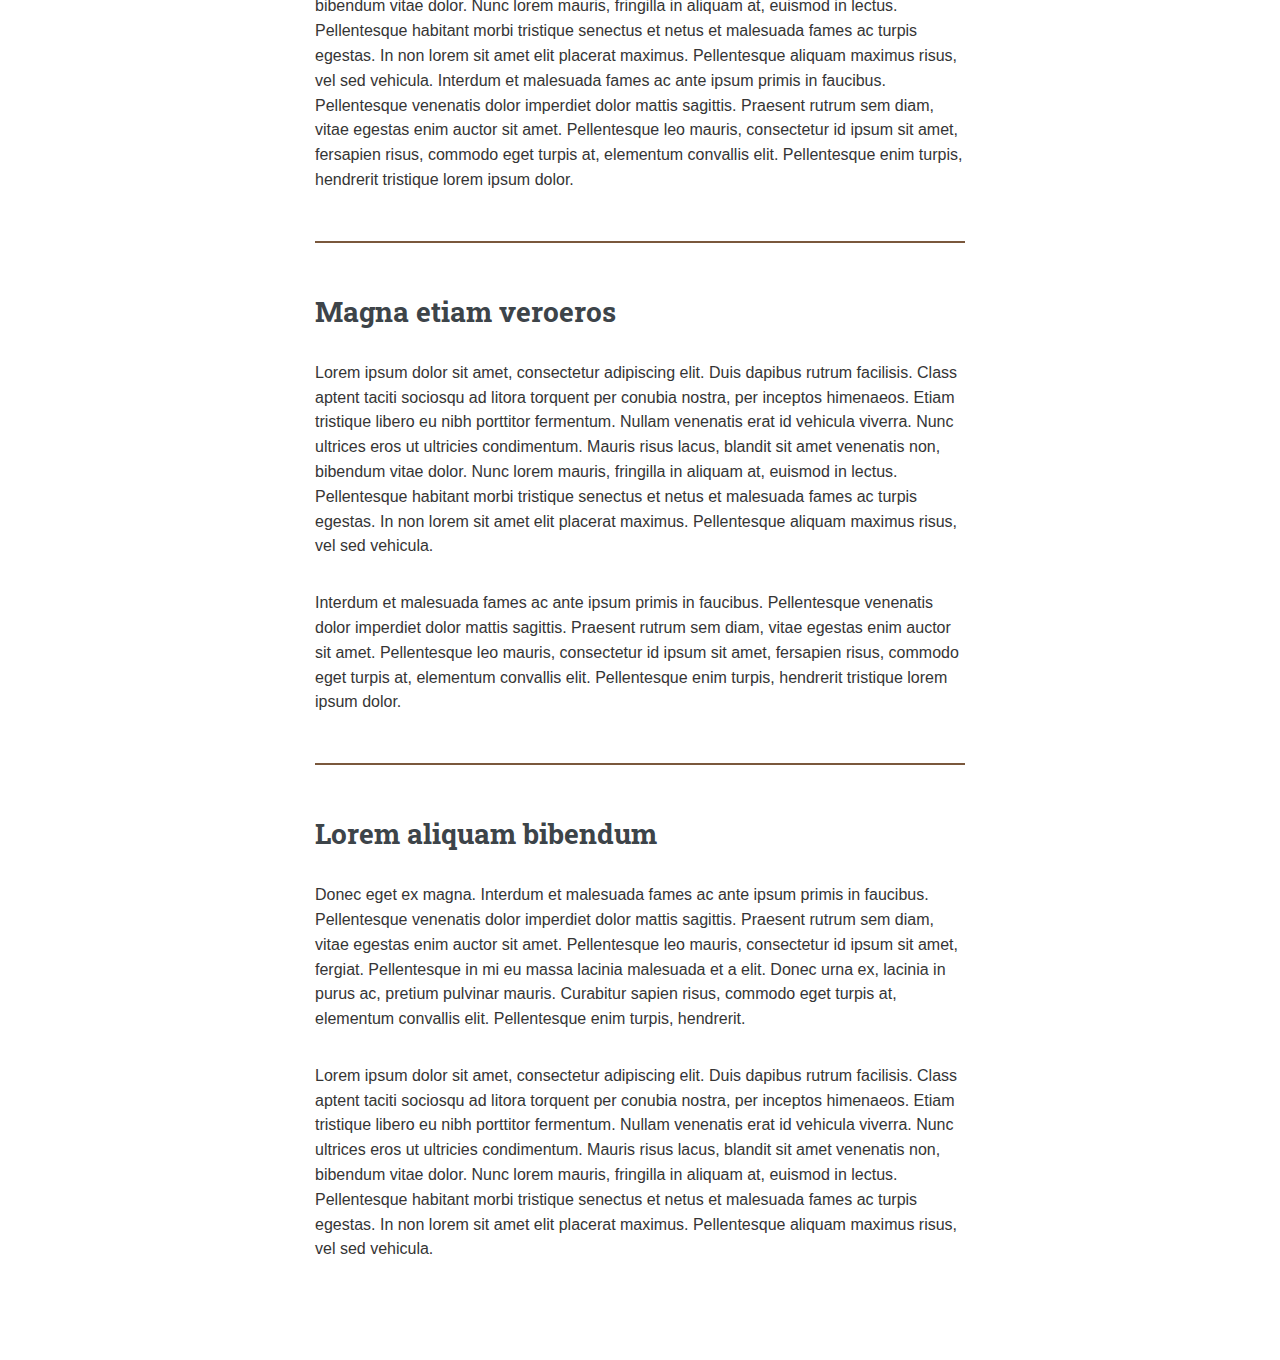
<file: generic.html>
<!DOCTYPE HTML>
<!--
	Editorial by HTML5 UP
	html5up.net | @ajlkn
	Free for personal and commercial use under the CCA 3.0 license (html5up.net/license)
-->
<html>
	<head>
		<title>Generic - Editorial by HTML5 UP</title>
		<meta charset="utf-8" />
		<meta name="viewport" content="width=device-width, initial-scale=1, user-scalable=no" />
		<link rel="stylesheet" href="assets/css/main.css" />
	</head>
	<body class="is-preload">

		<!-- Wrapper -->
			<div id="wrapper">

				<!-- Main -->
					<div id="main">
						<div class="inner">

							<!-- Header -->
								<header id="header">
									<a href="index.html" class="logo"><strong>Editorial</strong> by HTML5 UP</a>
									<ul class="icons">
										<li><a href="#" class="icon brands fa-twitter"><span class="label">Twitter</span></a></li>
										<li><a href="#" class="icon brands fa-facebook-f"><span class="label">Facebook</span></a></li>
										<li><a href="#" class="icon brands fa-snapchat-ghost"><span class="label">Snapchat</span></a></li>
										<li><a href="#" class="icon brands fa-instagram"><span class="label">Instagram</span></a></li>
										<li><a href="#" class="icon brands fa-medium-m"><span class="label">Medium</span></a></li>
									</ul>
								</header>

							<!-- Content -->
								<section>
									<header class="main">
										<h1>Generic</h1>
									</header>

									<span class="image main"><img src="images/pic11.jpg" alt="" /></span>

									<p>Donec eget ex magna. Interdum et malesuada fames ac ante ipsum primis in faucibus. Pellentesque venenatis dolor imperdiet dolor mattis sagittis. Praesent rutrum sem diam, vitae egestas enim auctor sit amet. Pellentesque leo mauris, consectetur id ipsum sit amet, fergiat. Pellentesque in mi eu massa lacinia malesuada et a elit. Donec urna ex, lacinia in purus ac, pretium pulvinar mauris. Curabitur sapien risus, commodo eget turpis at, elementum convallis elit. Pellentesque enim turpis, hendrerit.</p>
									<p>Lorem ipsum dolor sit amet, consectetur adipiscing elit. Duis dapibus rutrum facilisis. Class aptent taciti sociosqu ad litora torquent per conubia nostra, per inceptos himenaeos. Etiam tristique libero eu nibh porttitor fermentum. Nullam venenatis erat id vehicula viverra. Nunc ultrices eros ut ultricies condimentum. Mauris risus lacus, blandit sit amet venenatis non, bibendum vitae dolor. Nunc lorem mauris, fringilla in aliquam at, euismod in lectus. Pellentesque habitant morbi tristique senectus et netus et malesuada fames ac turpis egestas. In non lorem sit amet elit placerat maximus. Pellentesque aliquam maximus risus, vel sed vehicula.</p>
									<p>Interdum et malesuada fames ac ante ipsum primis in faucibus. Pellentesque venenatis dolor imperdiet dolor mattis sagittis. Praesent rutrum sem diam, vitae egestas enim auctor sit amet. Pellentesque leo mauris, consectetur id ipsum sit amet, fersapien risus, commodo eget turpis at, elementum convallis elit. Pellentesque enim turpis, hendrerit tristique lorem ipsum dolor.</p>

									<hr class="major" />

									<h2>Interdum sed dapibus</h2>
									<p>Donec eget ex magna. Interdum et malesuada fames ac ante ipsum primis in faucibus. Pellentesque venenatis dolor imperdiet dolor mattis sagittis. Praesent rutrum sem diam, vitae egestas enim auctor sit amet. Pellentesque leo mauris, consectetur id ipsum sit amet, fergiat. Pellentesque in mi eu massa lacinia malesuada et a elit. Donec urna ex, lacinia in purus ac, pretium pulvinar mauris. Curabitur sapien risus, commodo eget turpis at, elementum convallis elit. Pellentesque enim turpis, hendrerit.</p>
									<p>Lorem ipsum dolor sit amet, consectetur adipiscing elit. Duis dapibus rutrum facilisis. Class aptent taciti sociosqu ad litora torquent per conubia nostra, per inceptos himenaeos. Etiam tristique libero eu nibh porttitor fermentum. Nullam venenatis erat id vehicula viverra. Nunc ultrices eros ut ultricies condimentum. Mauris risus lacus, blandit sit amet venenatis non, bibendum vitae dolor. Nunc lorem mauris, fringilla in aliquam at, euismod in lectus. Pellentesque habitant morbi tristique senectus et netus et malesuada fames ac turpis egestas. In non lorem sit amet elit placerat maximus. Pellentesque aliquam maximus risus, vel sed vehicula. Interdum et malesuada fames ac ante ipsum primis in faucibus. Pellentesque venenatis dolor imperdiet dolor mattis sagittis. Praesent rutrum sem diam, vitae egestas enim auctor sit amet. Pellentesque leo mauris, consectetur id ipsum sit amet, fersapien risus, commodo eget turpis at, elementum convallis elit. Pellentesque enim turpis, hendrerit tristique lorem ipsum dolor.</p>

									<hr class="major" />

									<h2>Magna etiam veroeros</h2>
									<p>Lorem ipsum dolor sit amet, consectetur adipiscing elit. Duis dapibus rutrum facilisis. Class aptent taciti sociosqu ad litora torquent per conubia nostra, per inceptos himenaeos. Etiam tristique libero eu nibh porttitor fermentum. Nullam venenatis erat id vehicula viverra. Nunc ultrices eros ut ultricies condimentum. Mauris risus lacus, blandit sit amet venenatis non, bibendum vitae dolor. Nunc lorem mauris, fringilla in aliquam at, euismod in lectus. Pellentesque habitant morbi tristique senectus et netus et malesuada fames ac turpis egestas. In non lorem sit amet elit placerat maximus. Pellentesque aliquam maximus risus, vel sed vehicula.</p>
									<p>Interdum et malesuada fames ac ante ipsum primis in faucibus. Pellentesque venenatis dolor imperdiet dolor mattis sagittis. Praesent rutrum sem diam, vitae egestas enim auctor sit amet. Pellentesque leo mauris, consectetur id ipsum sit amet, fersapien risus, commodo eget turpis at, elementum convallis elit. Pellentesque enim turpis, hendrerit tristique lorem ipsum dolor.</p>

									<hr class="major" />

									<h2>Lorem aliquam bibendum</h2>
									<p>Donec eget ex magna. Interdum et malesuada fames ac ante ipsum primis in faucibus. Pellentesque venenatis dolor imperdiet dolor mattis sagittis. Praesent rutrum sem diam, vitae egestas enim auctor sit amet. Pellentesque leo mauris, consectetur id ipsum sit amet, fergiat. Pellentesque in mi eu massa lacinia malesuada et a elit. Donec urna ex, lacinia in purus ac, pretium pulvinar mauris. Curabitur sapien risus, commodo eget turpis at, elementum convallis elit. Pellentesque enim turpis, hendrerit.</p>
									<p>Lorem ipsum dolor sit amet, consectetur adipiscing elit. Duis dapibus rutrum facilisis. Class aptent taciti sociosqu ad litora torquent per conubia nostra, per inceptos himenaeos. Etiam tristique libero eu nibh porttitor fermentum. Nullam venenatis erat id vehicula viverra. Nunc ultrices eros ut ultricies condimentum. Mauris risus lacus, blandit sit amet venenatis non, bibendum vitae dolor. Nunc lorem mauris, fringilla in aliquam at, euismod in lectus. Pellentesque habitant morbi tristique senectus et netus et malesuada fames ac turpis egestas. In non lorem sit amet elit placerat maximus. Pellentesque aliquam maximus risus, vel sed vehicula.</p>

								</section>

						</div>
					</div>

				<!-- Sidebar -->
					<div id="sidebar">
						<div class="inner">

							<!-- Search -->
								<section id="search" class="alt">
									<form method="post" action="#">
										<input type="text" name="query" id="query" placeholder="Search" />
									</form>
								</section>

							<!-- Menu -->
								<nav id="menu">
									<header class="major">
										<h2>Menu</h2>
									</header>
									<ul>
										<li><a href="index.html">Homepage</a></li>
										<li><a href="generic.html">Generic</a></li>
										<li><a href="elements.html">Elements</a></li>
										<li>
											<span class="opener">Submenu</span>
											<ul>
												<li><a href="#">Lorem Dolor</a></li>
												<li><a href="#">Ipsum Adipiscing</a></li>
												<li><a href="#">Tempus Magna</a></li>
												<li><a href="#">Feugiat Veroeros</a></li>
											</ul>
										</li>
										<li><a href="#">Etiam Dolore</a></li>
										<li><a href="#">Adipiscing</a></li>
										<li>
											<span class="opener">Another Submenu</span>
											<ul>
												<li><a href="#">Lorem Dolor</a></li>
												<li><a href="#">Ipsum Adipiscing</a></li>
												<li><a href="#">Tempus Magna</a></li>
												<li><a href="#">Feugiat Veroeros</a></li>
											</ul>
										</li>
										<li><a href="#">Maximus Erat</a></li>
										<li><a href="#">Sapien Mauris</a></li>
										<li><a href="#">Amet Lacinia</a></li>
									</ul>
								</nav>

							<!-- Section -->
								<section>
									<header class="major">
										<h2>Ante interdum</h2>
									</header>
									<div class="mini-posts">
										<article>
											<a href="#" class="image"><img src="images/pic07.jpg" alt="" /></a>
											<p>Aenean ornare velit lacus, ac varius enim lorem ullamcorper dolore aliquam.</p>
										</article>
										<article>
											<a href="#" class="image"><img src="images/pic08.jpg" alt="" /></a>
											<p>Aenean ornare velit lacus, ac varius enim lorem ullamcorper dolore aliquam.</p>
										</article>
										<article>
											<a href="#" class="image"><img src="images/pic09.jpg" alt="" /></a>
											<p>Aenean ornare velit lacus, ac varius enim lorem ullamcorper dolore aliquam.</p>
										</article>
									</div>
									<ul class="actions">
										<li><a href="#" class="button">More</a></li>
									</ul>
								</section>

							<!-- Section -->
								<section>
									<header class="major">
										<h2>Get in touch</h2>
									</header>
									<p>Sed varius enim lorem ullamcorper dolore aliquam aenean ornare velit lacus, ac varius enim lorem ullamcorper dolore. Proin sed aliquam facilisis ante interdum. Sed nulla amet lorem feugiat tempus aliquam.</p>
									<ul class="contact">
										<li class="icon solid fa-envelope"><a href="#">information@untitled.tld</a></li>
										<li class="icon solid fa-phone">(000) 000-0000</li>
										<li class="icon solid fa-home">1234 Somewhere Road #8254<br />
										Nashville, TN 00000-0000</li>
									</ul>
								</section>

							<!-- Footer -->
								<footer id="footer">
									<p class="copyright">&copy; Untitled. All rights reserved. Demo Images: <a href="https://unsplash.com">Unsplash</a>. Design: <a href="https://html5up.net">HTML5 UP</a>.</p>
								</footer>

						</div>
					</div>

			</div>

		<!-- Scripts -->
			<script src="assets/js/jquery.min.js"></script>
			<script src="assets/js/browser.min.js"></script>
			<script src="assets/js/breakpoints.min.js"></script>
			<script src="assets/js/util.js"></script>
			<script src="assets/js/main.js"></script>

	</body>
</html>
</file>
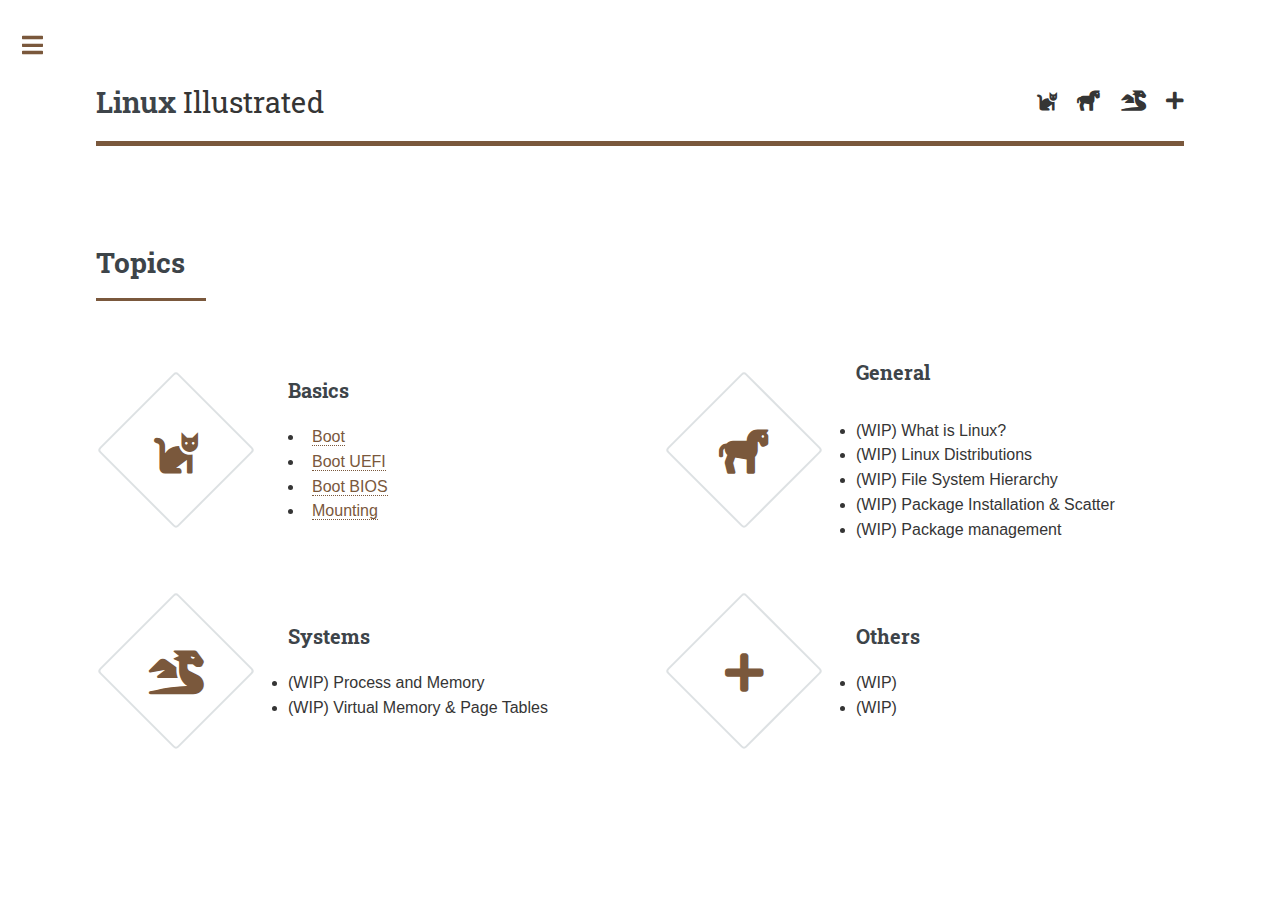
<file: topics.html>
<!DOCTYPE html>
<!--
	Editorial by HTML5 UP
	html5up.net | @ajlkn
	Free for personal and commercial use under the CCA 3.0 license (html5up.net/license)
-->
<html>
  <head>
    <title>Linux Illustrated - Topics</title>
    <meta charset="utf-8" />
    <meta
      name="viewport"
      content="width=device-width, initial-scale=1, user-scalable=no"
    />
    <link rel="stylesheet" href="./assets/css/main.css" />
    <link rel="icon" href="./images/icons/linux_penguin.svg">
  </head>
  <body class="is-preload">
    <!-- Wrapper -->
    <div id="wrapper">
      <!-- Main -->
      <div id="main">
        <div class="inner" style="max-width: 100%;">
          <!-- Header -->
          <header id="header">
            <a href="./index.html" class="logo"
              ><strong>Linux</strong> Illustrated</a
            >
            <ul class="icons">
              <li>
                <a href="./topics.html" class="icon solid fa-cat"
                  ><span class="label">Basics</span></a
                >
              </li>

              <li>
                <a href="./topics.html" class="icon solid fa-horse"
                  ><span class="label">General</span></a
                >
              </li>

              <li>
                <a href="./topics.html" class="icon solid fa-dragon"
                  ><span class="label">Systems</span></a
                >
              </li>
              <li>
                <a href="./topics.html" class="icon solid fa-plus"
                  ><span class="label">Others</span></a
                >
              </li>
            </ul>
          </header>

          <!-- Section -->
          <section>
            <header class="major">
              <h2>Topics</h2>
            </header>
            <div class="features">
              <article>
                <span class="icon solid fa-cat"></span>
                <div class="content">
                  <h3>Basics</h3>
                  <ul>
                    <li>
                      <a href="./basics/boot.html">Boot</a>
                    </li>
                    <li>
                      <a href="./basics/boot_UEFI.html">Boot UEFI</a>
                    </li>
                    <li>
                      <a href="./basics/boot_BIOS.html">Boot BIOS</a>
                    </li>
                    <li>
                      <a href="./basics/mounting.html">Mounting</a>
                    </li>
                  </ul>
                </div>
              </article>
              <article>
                <span class="icon solid fa-horse"></span>
                <div class="content">
                  <h3>General</h3>
                  <p>
                    <li>
                      (WIP) What is Linux?
                    </li>
                    <li>
                      (WIP) Linux Distributions
                    </li>
                    <li>
                      (WIP) File System Hierarchy
                    </li>
                    <li>
                      (WIP) Package Installation & Scatter
                    </li>
                    <li>
                      (WIP) Package management
                    </li>
                  </p>
                </div>
              </article>
              <article>
                <span class="icon solid fa-dragon"></span>
                <div class="content">
                  <h3>Systems</h3>
                  <li>
                    (WIP) Process and Memory
                  </li>
                  <li>
                    (WIP) Virtual Memory & Page Tables
                  </li>
                </div>
              </article>
              <article>
                <span class="icon solid fa-plus"></span>
                <div class="content">
                  <h3>Others</h3>
                  <li>
                    (WIP)
                  </li>
                  <li>
                    (WIP)
                  </li>
                </div>
              </article>
            </div>
          </section>
        </div>
      </div>

      <!-- SIDE BAR STARTS BELOW -->
      <!-- SIDE BAR STARTS BELOW -->
      <!-- SIDE BAR STARTS BELOW -->

      <!-- Sidebar -->
      <div id="sidebar">
        <div class="inner">
          <!-- Menu -->
          <nav id="menu">
            <header class="major">
              <h2>Menu</h2>
            </header>
            <ul>
              <li><a href="./index.html">Homepage</a></li>
              <li>
                <span class="opener">
                  <a
                    href=""
                    class="icon solid fa-cat"
                    style="
                      display: inline;
                      font-size: 20px;
                      margin-right: 10px;
                    "
                  ></a>
                  Basics
                </span>

                <ul>
                  <li>
                    <a href="./basics/boot.html">Boot</a>
                  </li>
                  <li>
                    <a href="./basics/boot_UEFI.html">Boot UEFI</a>
                  </li>
                  <li>
                    <a href="./basics/boot_BIOS.html">Boot BIOS</a>
                  </li>
                </ul>
              </li>
              <li>
                <span class="opener">
                  <a
                    href=""
                    class="icon solid fa-horse"
                    style="
                      display: inline;
                      font-size: 18px;
                      margin-right: 10px;
                    "
                  ></a>
                  General
                </span>

                <ul>
                  <li>
                    <a href=""></a>
                  </li>
                </ul>
              </li>
              <li>
                <span class="opener">
                  <a
                    href=""
                    class="icon solid fa-dragon"
                    style="
                      display: inline;
                      font-size: 16px;
                      margin-right: 10px;
                    "
                  ></a>
                  Systems
                </span>

                <ul>
                  <li>
                    <a href=""></a>
                  </li>
                </ul>
              </li>
              <li>
                <span class="opener">
                  <a
                    href=""
                    class="icon solid fa-plus"
                    style="
                      display: inline;
                      font-size: 22px;
                      margin-right: 10px;
                    "
                  ></a>
                  Others
                </span>

                <ul>
                  <li>
                    <a href=""></a>
                  </li>
                </ul>
              </li>
            </ul>
          </nav>

          <!-- Footer -->
          <footer id="footer">
            <p class="copyright">
              &copy; Untitled. All rights reserved. Demo Images:
              <a href="https://unsplash.com">Unsplash</a>. Design:
              <a href="https://html5up.net">HTML5 UP</a>.
              <br />
              Star icon by <a href="https://www.flaticon.com/authors/pixel-perfect" title="Pixel perfect">Pixel perfect</a>
            </p>
          </footer>
        </div>
      </div>
    </div>

    <!-- Scripts -->
    <script src="./assets/js/jquery.min.js"></script>
    <script src="./assets/js/browser.min.js"></script>
    <script src="./assets/js/breakpoints.min.js"></script>
    <script src="./assets/js/util.js"></script>
    <script src="./assets/js/main.js"></script>
  </body>
</html>
</file>
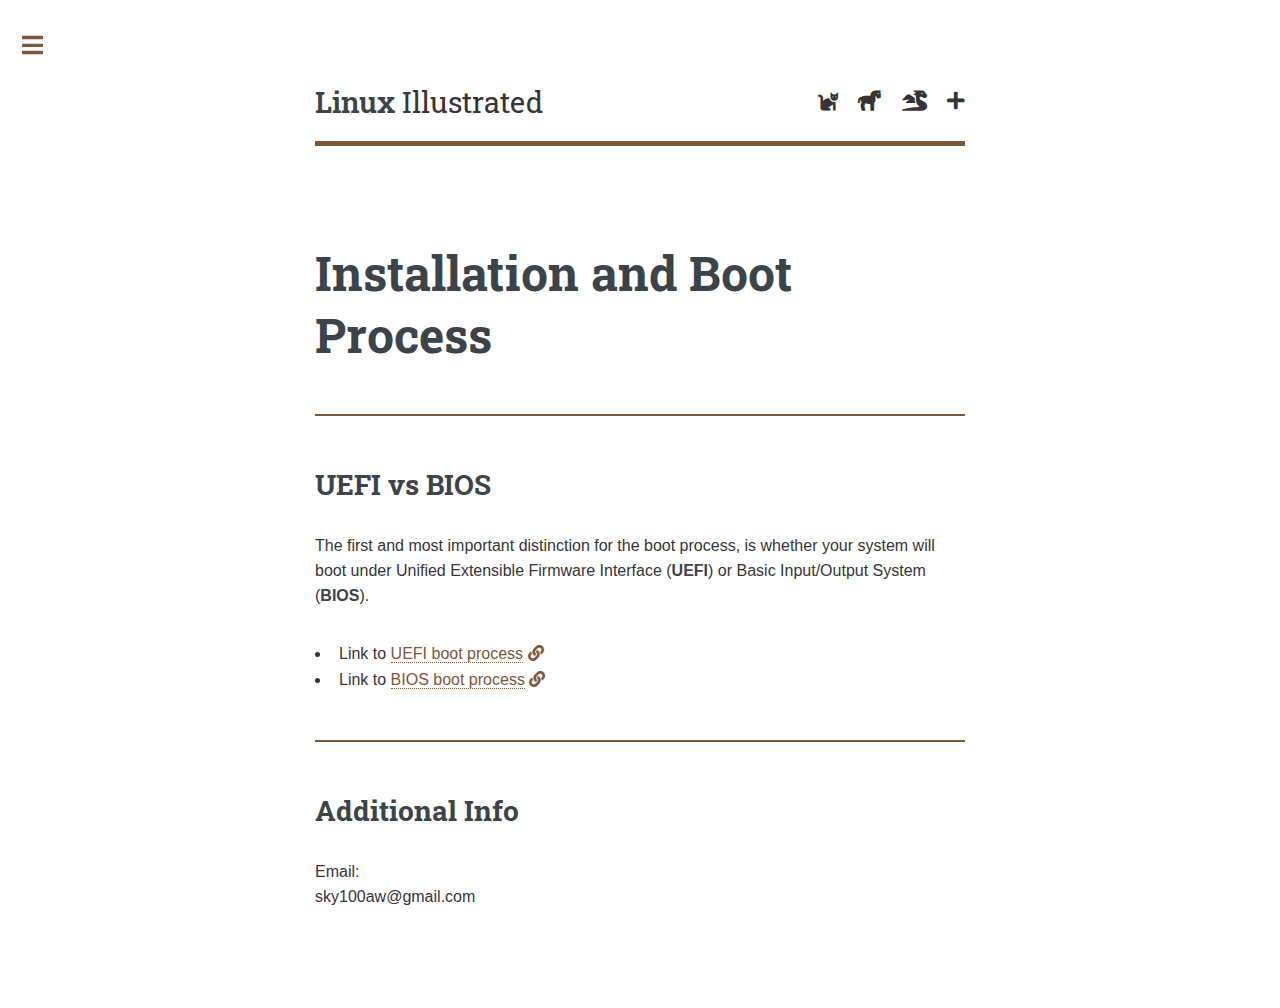
<file: basics/boot.html>
<!DOCTYPE html>
<!--
	Editorial by HTML5 UP
	html5up.net | @ajlkn
	Free for personal and commercial use under the CCA 3.0 license (html5up.net/license)
-->
<html>
  <head>
    <title>Linux Illustrated - Installation and Boot Process</title>
    <meta charset="utf-8" />
    <meta
      name="viewport"
      content="width=device-width, initial-scale=1, user-scalable=no"
    />
    <link rel="stylesheet" href="../assets/css/main.css" />
    <link rel="icon" href="../images/icons/linux_penguin.svg">
  </head>
  <body class="is-preload">
    <!-- Wrapper -->
    <div id="wrapper">
      <!-- Main -->
      <div id="main">
        <div class="inner" id="article-inner">
          <!-- Header -->
          <header id="header">
            <a href="../index.html" class="logo"
              ><strong>Linux</strong> Illustrated</a
            >
            <ul class="icons">
              <li>
                <a href="../topics.html" class="icon solid fa-cat"
                  ><span class="label">Basics</span></a
                >
              </li>

              <li>
                <a href="../topics.html" class="icon solid fa-horse"
                  ><span class="label">General</span></a
                >
              </li>

              <li>
                <a href="../topics.html" class="icon solid fa-dragon"
                  ><span class="label">Systems</span></a
                >
              </li>
              <li>
                <a href="../topics.html" class="icon solid fa-plus"
                  ><span class="label">Others</span></a
                >
              </li>
            </ul>
          </header>

          <!-- Content -->
          <section>
            <header class="main">
              <h1>Installation and Boot Process</h1>
            </header>

            <hr class="major" />

            <h2>UEFI vs BIOS</h2>

            <p>
              The first and most important distinction for the boot process, is
              whether your system will boot under Unified Extensible Firmware
              Interface (<strong>UEFI</strong>) or Basic Input/Output System
              (<strong>BIOS</strong>).
            </p>

            <ul>
              <li>
                Link to 
                <a href="./boot_UEFI.html">UEFI boot process</a>
                <a href="./boot_UEFI.html" class="icon solid fa-link"></a>
              </li>
              <li>
                Link to 
                <a href="./boot_BIOS.html">BIOS boot process</a>
                <a href="./boot_BIOS.html" class="icon solid fa-link"
                  ><span class="label">EFI system partition (ESP)</span></a
                >
              </li>
            </ul>

            <hr class="major" />

            <h2 id="additional-info">Additional Info</h2>

            <p>
              Email:
              <br />
              sky100aw@gmail.com
            </p>
          </section>
        </div>
      </div>

      <!-- SIDE BAR STARTS BELOW -->
      <!-- SIDE BAR STARTS BELOW -->
      <!-- SIDE BAR STARTS BELOW -->

      <!-- Sidebar -->
      <div id="sidebar">
        <div class="inner">
          <!-- Menu -->
          <nav id="menu">
            <header class="major">
              <h2>Menu</h2>
            </header>
            <ul>
              <li><a href="../index.html">Homepage</a></li>
              <li>
                <span class="opener">
                  <a
                    href=""
                    class="icon solid fa-cat"
                    style="
                      display: inline;
                      font-size: 20px;
                      margin-right: 10px;
                    "
                  ></a>
                  Basics
                </span>

                <ul>
                  <li>
                    <a href="../basics/boot.html">Boot</a>
                  </li>
                  <li>
                    <a href="../basics/boot_UEFI.html">Boot UEFI</a>
                  </li>
                  <li>
                    <a href="../basics/boot_BIOS.html">Boot BIOS</a>
                  </li>
                </ul>
              </li>
              <li>
                <span class="opener">
                  <a
                    href=""
                    class="icon solid fa-horse"
                    style="
                      display: inline;
                      font-size: 18px;
                      margin-right: 10px;
                    "
                  ></a>
                  General
                </span>

                <ul>
                  <li>
                    <a href=""></a>
                  </li>
                </ul>
              </li>
              <li>
                <span class="opener">
                  <a
                    href=""
                    class="icon solid fa-dragon"
                    style="
                      display: inline;
                      font-size: 16px;
                      margin-right: 10px;
                    "
                  ></a>
                  Systems
                </span>

                <ul>
                  <li>
                    <a href=""></a>
                  </li>
                </ul>
              </li>
              <li>
                <span class="opener">
                  <a
                    href=""
                    class="icon solid fa-plus"
                    style="
                      display: inline;
                      font-size: 22px;
                      margin-right: 10px;
                    "
                  ></a>
                  Others
                </span>

                <ul>
                  <li>
                    <a href=""></a>
                  </li>
                </ul>
              </li>
            </ul>
          </nav>

          <!-- Footer -->
          <footer id="footer">
            <p class="copyright">
              &copy; Untitled. All rights reserved. Demo Images:
              <a href="https://unsplash.com">Unsplash</a>. Design:
              <a href="https://html5up.net">HTML5 UP</a>.
              <br />
              Star icon by <a href="https://www.flaticon.com/authors/pixel-perfect" title="Pixel perfect">Pixel perfect</a>
            </p>
          </footer>
        </div>
      </div>
    </div>

    <!-- Scripts -->
    <script src="../assets/js/jquery.min.js"></script>
    <script src="../assets/js/browser.min.js"></script>
    <script src="../assets/js/breakpoints.min.js"></script>
    <script src="../assets/js/util.js"></script>
    <script src="../assets/js/main.js"></script>
  </body>
</html>
</file>
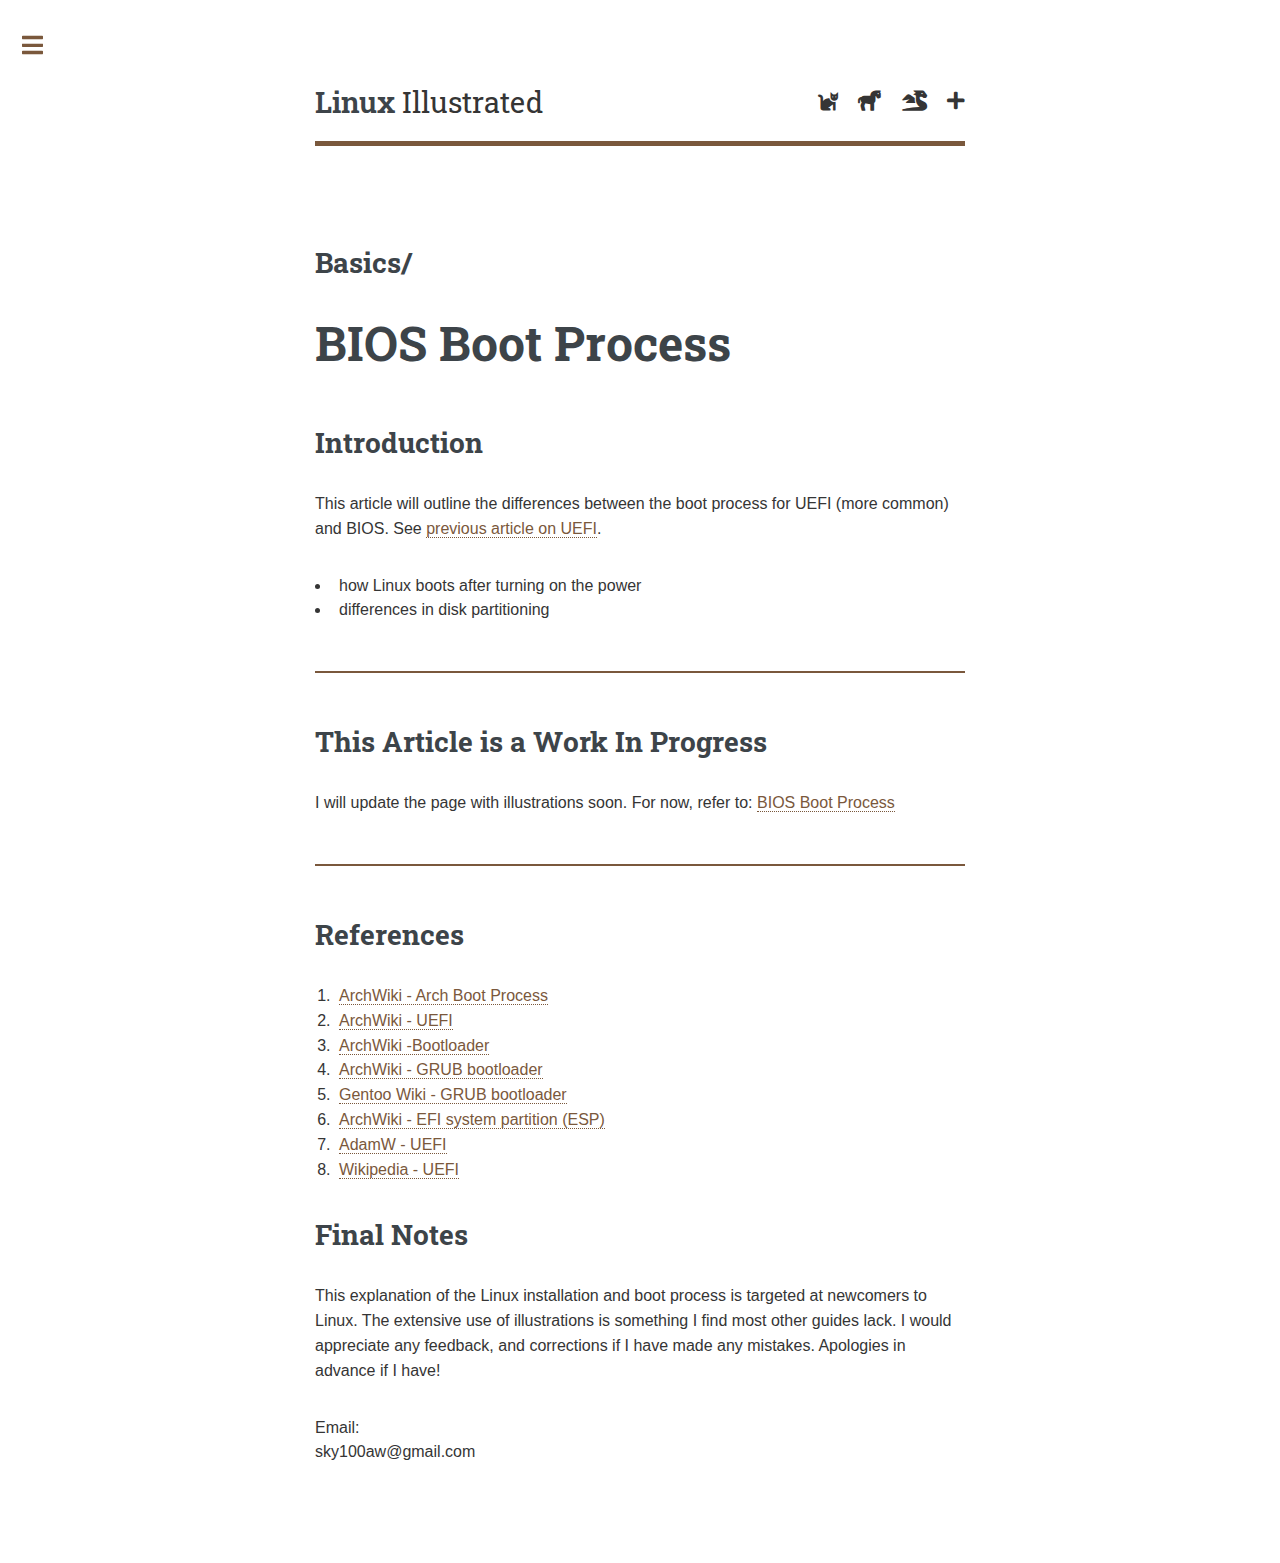
<file: basics/boot_BIOS.html>
<!DOCTYPE html>
<!--
	Editorial by HTML5 UP
	html5up.net | @ajlkn
	Free for personal and commercial use under the CCA 3.0 license (html5up.net/license)
-->
<html>
  <head>
    <title>Linux Illustrated - BIOS Boot Process</title>
    <meta charset="utf-8" />
    <meta
      name="viewport"
      content="width=device-width, initial-scale=1, user-scalable=no"
    />
    <link rel="stylesheet" href="../assets/css/main.css" />
    <link rel="icon" href="../images/icons/linux_penguin.svg">
  </head>
  <body class="is-preload">
    <!-- Wrapper -->
    <div id="wrapper">
      <!-- Main -->
      <div id="main">
        <div class="inner" id="article-inner">
          <!-- Header -->
          <header id="header">
            <a href="../index.html" class="logo"
              ><strong>Linux</strong> Illustrated</a
            >
            <ul class="icons">
              <li>
                <a href="../topics.html" class="icon solid fa-cat"
                  ><span class="label">Basics</span></a
                >
              </li>

              <li>
                <a href="../topics.html" class="icon solid fa-horse"
                  ><span class="label">Background</span></a
                >
              </li>

              <li>
                <a href="../topics.html" class="icon solid fa-dragon"
                  ><span class="label">Systems</span></a
                >
              </li>
              <li>
                <a href="../topics.html" class="icon solid fa-plus"
                  ><span class="label">Others</span></a
                >
              </li>
            </ul>
          </header>

          <!-- Content -->
          <section>
            <header class="main">
              <h2>Basics/</h2>
              <h1>BIOS Boot Process</h1>
            </header>

            <h2>Introduction</h2>

            <p>
              This article will outline the differences between the boot process
              for UEFI (more common) and BIOS. See
              <a href="../basics/boot_UEFI.html">previous article on UEFI</a>.
            </p>
            <ul>
              <li>how Linux boots after turning on the power</li>
              <li>differences in disk partitioning</li>
            </ul>

            <hr class="major" />

            <h2>This Article is a Work In Progress</h2>

            <p>
              I will update the page with illustrations soon. For now, refer to:
              <a href="https://wiki.archlinux.org/index.php/Arch_boot_process#Under_BIOS"
                >BIOS Boot Process</a
              >
            </p>

            <hr class="major" />

            <h2>References</h2>
            <ol>
              <li>
                <a href="https://wiki.archlinux.org/index.php/Arch_boot_process"
                  >ArchWiki - Arch Boot Process</a
                >
              </li>
              <li>
                <a
                  href="https://wiki.archlinux.org/index.php/Unified_Extensible_Firmware_Interface"
                  >ArchWiki - UEFI</a
                >
              </li>
              <li>
                <a
                  href="https://wiki.archlinux.org/index.php/Arch_boot_process#Boot_loader"
                  >ArchWiki -Bootloader</a
                >
              </li>
              <li>
                <a href="https://wiki.archlinux.org/index.php/GRUB"
                  >ArchWiki - GRUB bootloader</a
                >
              </li>
              <li>
                <a href="https://wiki.gentoo.org/wiki/GRUB2"
                  >Gentoo Wiki - GRUB bootloader</a
                >
              </li>

              <li>
                <a
                  href="https://wiki.archlinux.org/index.php/EFI_system_partition"
                  >ArchWiki - EFI system partition (ESP)</a
                >
              </li>
              <li>
                <a
                  href="https://www.happyassassin.net/posts/2014/01/25/uefi-boot-how-does-that-actually-work-then/"
                  >AdamW - UEFI</a
                >
              </li>
              <li>
                <a
                  href="https://en.wikipedia.org/wiki/Unified_Extensible_Firmware_Interface"
                  >Wikipedia - UEFI</a
                >
              </li>
            </ol>

            <h2>Final Notes</h2>
            <p>
              This explanation of the Linux installation and boot process is
              targeted at newcomers to Linux. The extensive use of illustrations
              is something I find most other guides lack. I would appreciate any
              feedback, and corrections if I have made any mistakes. Apologies
              in advance if I have!
            </p>
            <p>
              Email:
              <br />
              sky100aw@gmail.com
            </p>
          </section>
        </div>
      </div>

      <!-- SIDE BAR STARTS BELOW -->
      <!-- SIDE BAR STARTS BELOW -->
      <!-- SIDE BAR STARTS BELOW -->

      <!-- Sidebar -->
      <div id="sidebar">
        <div class="inner">
          <!-- Menu -->
          <nav id="menu">
            <header class="major">
              <h2>Menu</h2>
            </header>
            <ul>
              <li><a href="../index.html">Homepage</a></li>
              <li>
                <span class="opener">
                  <a
                    href=""
                    class="icon solid fa-cat"
                    style="
                      display: inline;
                      font-size: 20px;
                      margin-right: 10px;
                    "
                  ></a>
                  Basics
                </span>

                <ul>
                  <li>
                    <a href="../basics/boot.html">Boot</a>
                  </li>
                  <li>
                    <a href="../basics/boot_UEFI.html">Boot UEFI</a>
                  </li>
                  <li>
                    <a href="../basics/boot_BIOS.html">Boot BIOS</a>
                  </li>
                </ul>
              </li>
              <li>
                <span class="opener">
                  <a
                    href=""
                    class="icon solid fa-horse"
                    style="
                      display: inline;
                      font-size: 18px;
                      margin-right: 10px;
                    "
                  ></a>
                  General
                </span>

                <ul>
                  <li>
                    <a href=""></a>
                  </li>
                </ul>
              </li>
              <li>
                <span class="opener">
                  <a
                    href=""
                    class="icon solid fa-dragon"
                    style="
                      display: inline;
                      font-size: 16px;
                      margin-right: 10px;
                    "
                  ></a>
                  Systems
                </span>

                <ul>
                  <li>
                    <a href=""></a>
                  </li>
                </ul>
              </li>
              <li>
                <span class="opener">
                  <a
                    href=""
                    class="icon solid fa-plus"
                    style="
                      display: inline;
                      font-size: 22px;
                      margin-right: 10px;
                    "
                  ></a>
                  Others
                </span>

                <ul>
                  <li>
                    <a href=""></a>
                  </li>
                </ul>
              </li>
            </ul>
          </nav>

          <!-- Footer -->
          <footer id="footer">
            <p class="copyright">
              &copy; Untitled. All rights reserved. Demo Images:
              <a href="https://unsplash.com">Unsplash</a>. Design:
              <a href="https://html5up.net">HTML5 UP</a>.
              <br />
              Star icon by <a href="https://www.flaticon.com/authors/pixel-perfect" title="Pixel perfect">Pixel perfect</a>
            </p>
          </footer>
        </div>
      </div>
    </div>

    <!-- Scripts -->
    <script src="../assets/js/jquery.min.js"></script>
    <script src="../assets/js/browser.min.js"></script>
    <script src="../assets/js/breakpoints.min.js"></script>
    <script src="../assets/js/util.js"></script>
    <script src="../assets/js/main.js"></script>
  </body>
</html>
</file>
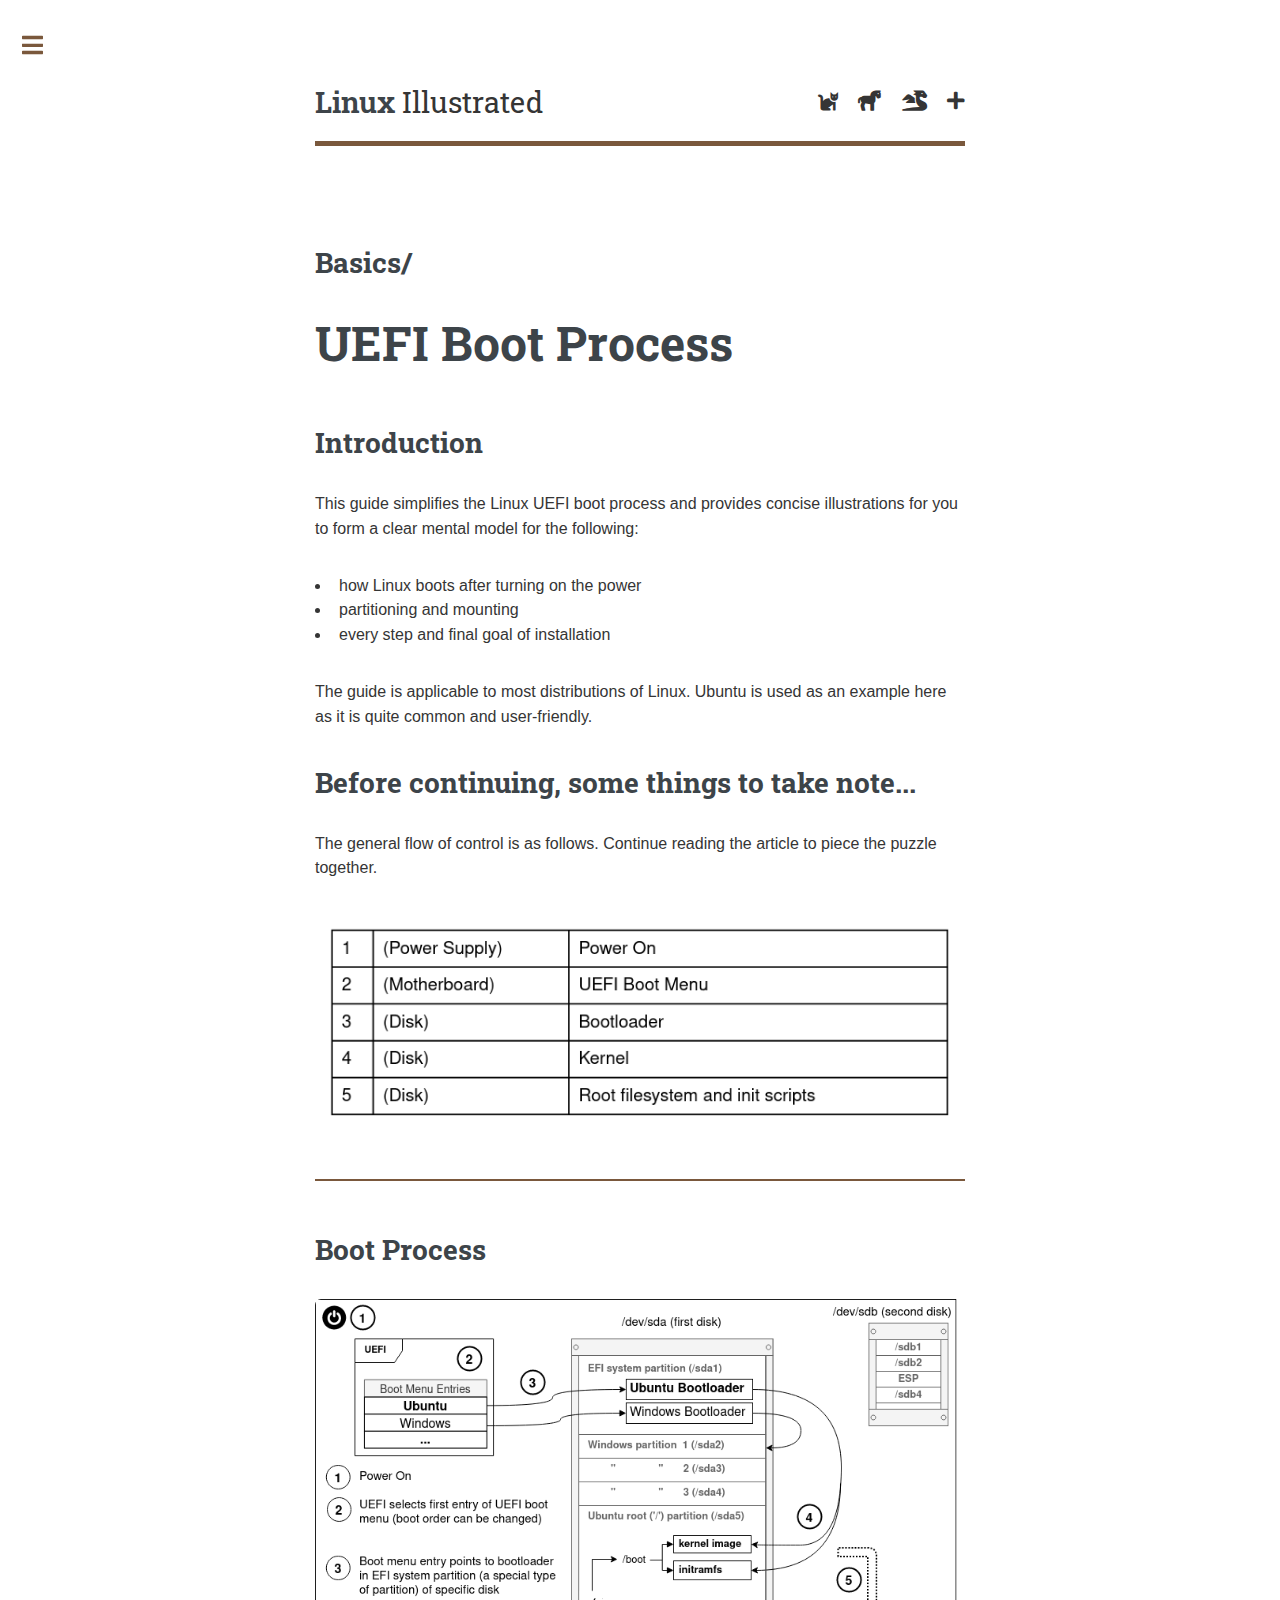
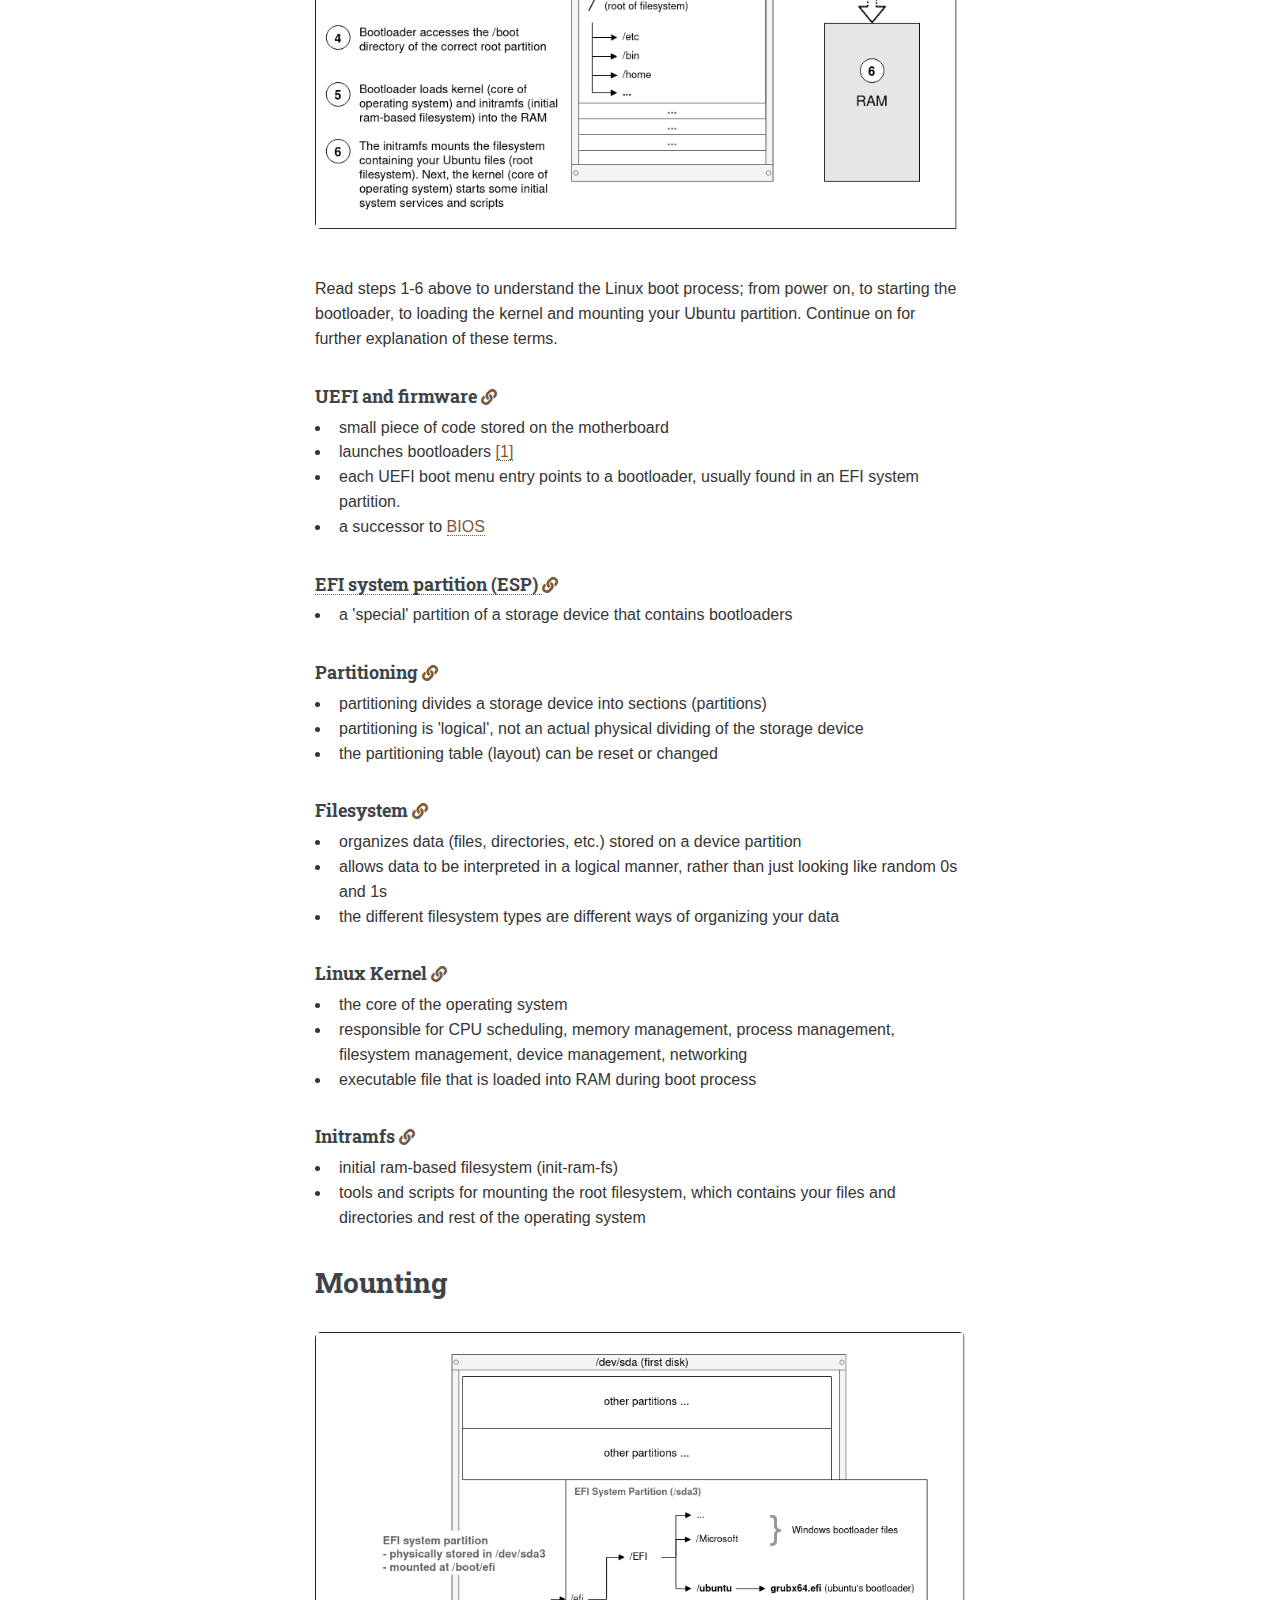
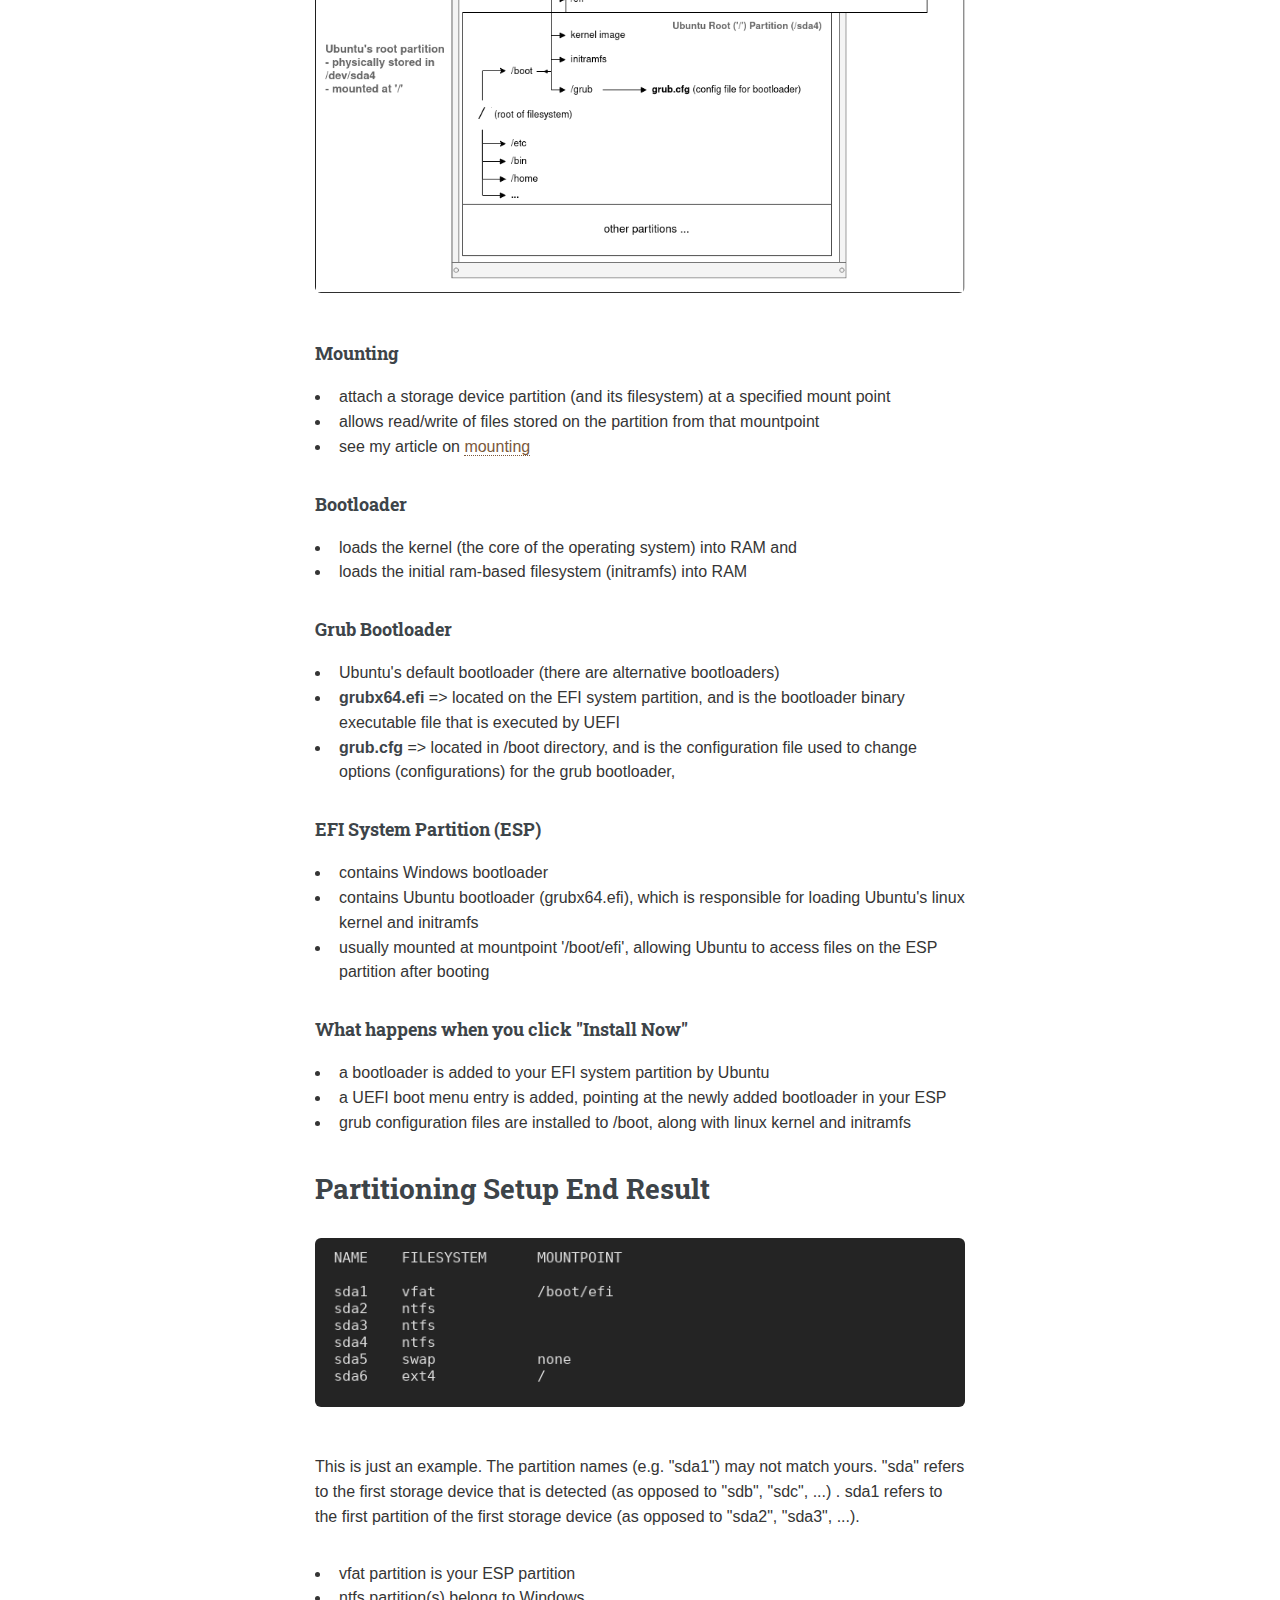
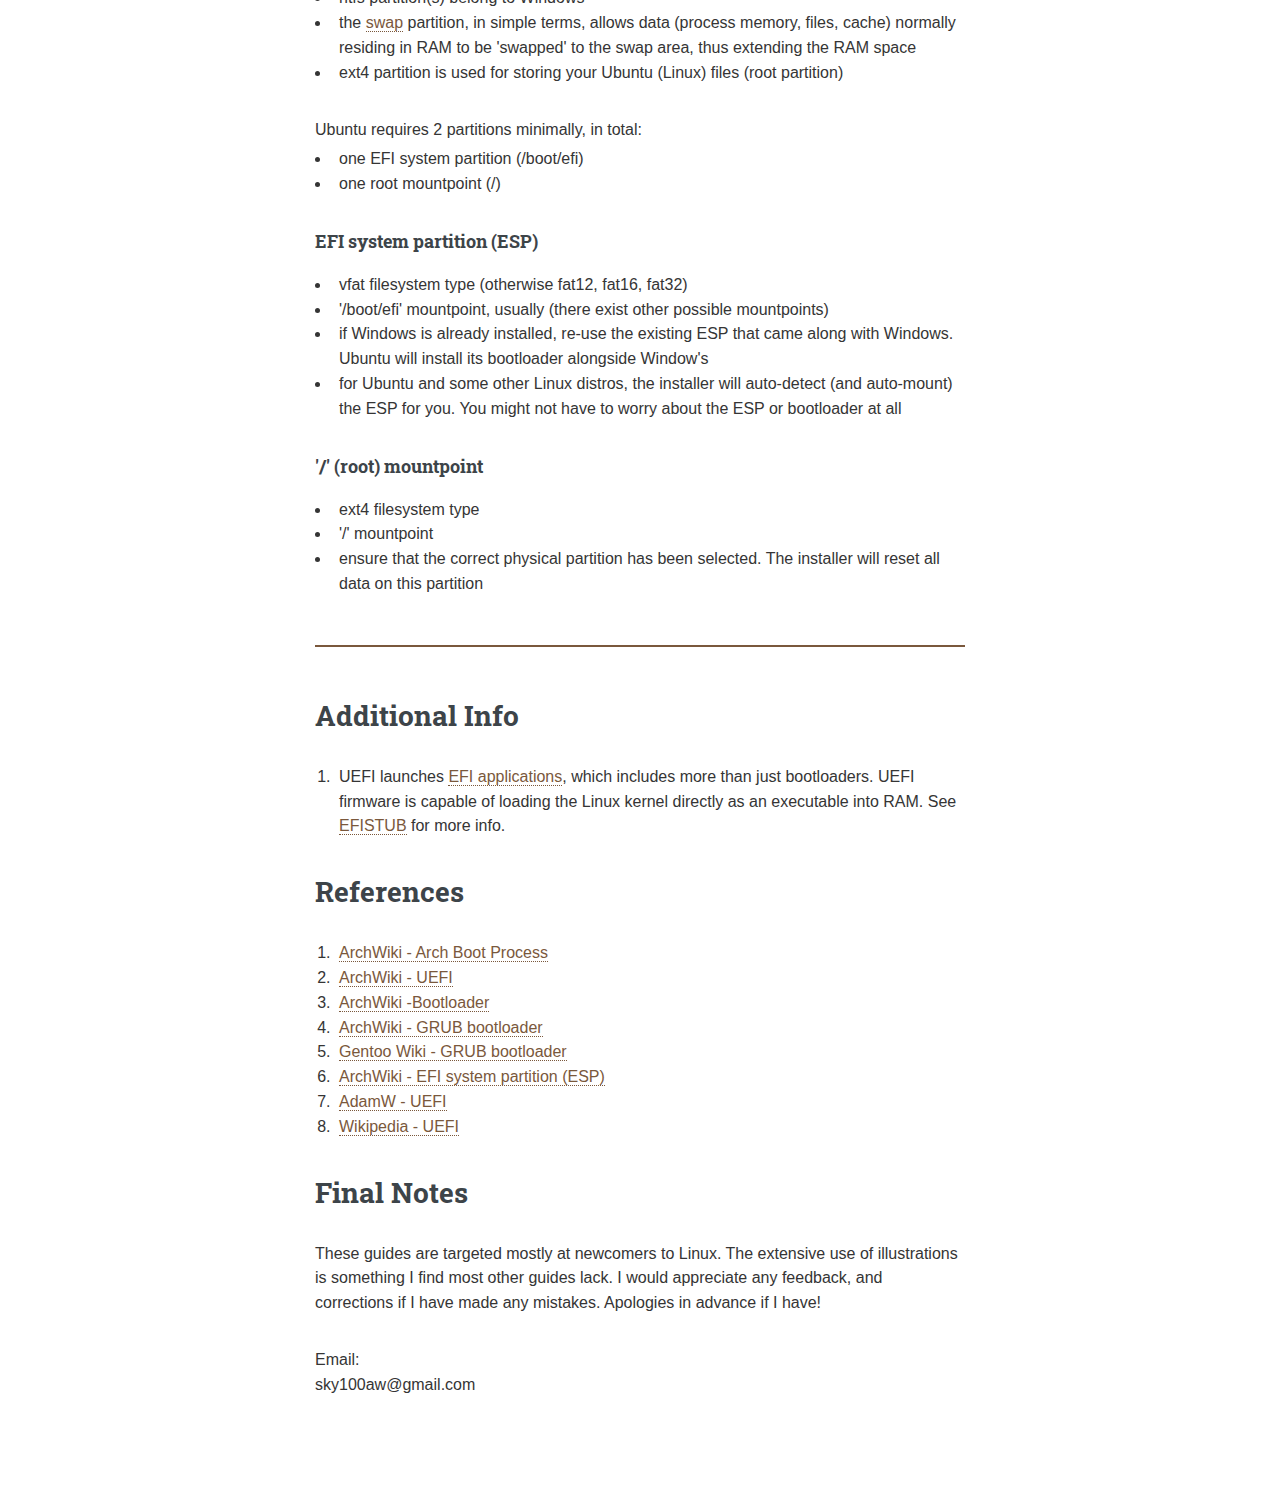
<file: basics/boot_UEFI.html>
<!DOCTYPE html>
<!--
	Editorial by HTML5 UP
	html5up.net | @ajlkn
	Free for personal and commercial use under the CCA 3.0 license (html5up.net/license)
-->
<html>
  <head>
    <title>Linux Illustrated - Boot UEFI</title>
    <meta charset="utf-8" />
    <meta
      name="viewport"
      content="width=device-width, initial-scale=1, user-scalable=no"
    />
    <link rel="stylesheet" href="../assets/css/main.css" />
    <link rel="icon" href="../images/icons/linux_penguin.svg">
  </head>
  <body class="is-preload">
    <!-- Wrapper -->
    <div id="wrapper">
      <!-- Main -->
      <div id="main">
        <div class="inner" id="article-inner">
          <!-- Header -->
          <header id="header">
            <a href="../index.html" class="logo"
              ><strong>Linux</strong> Illustrated</a
            >
            <ul class="icons">
              <li>
                <a href="../topics.html" class="icon solid fa-cat"
                  ><span class="label">Basics</span></a
                >
              </li>

              <li>
                <a href="../topics.html" class="icon solid fa-horse"
                  ><span class="label">General</span></a
                >
              </li>

              <li>
                <a href="../topics.html" class="icon solid fa-dragon"
                  ><span class="label">Systems</span></a
                >
              </li>
              <li>
                <a href="../topics.html" class="icon solid fa-plus"
                  ><span class="label">Others</span></a
                >
              </li>
            </ul>
          </header>

          <!-- Content -->
          <section>
            <header class="main">
              <h2>Basics/</h2>
              <h1>UEFI Boot Process</h1>
            </header>

            <h2>Introduction</h2>

            <p>
              This guide simplifies the Linux UEFI boot process and provides
              concise illustrations for you to form a clear mental model for the
              following:
            </p>
            <ul>
              <li>how Linux boots after turning on the power</li>
              <li>partitioning and mounting</li>
              <li>every step and final goal of installation</li>
            </ul>

            <p>
              The guide is applicable to most distributions of Linux. Ubuntu is
              used as an example here as it is quite common and user-friendly.
            </p>

            <h2>Before continuing, some things to take note...</h2>

            <p>
              The general flow of control is as follows. Continue reading the
              article to piece the puzzle together.
            </p>
            <span class="image main"
              ><img src="../images/basics/uefi_flow_of_control.png" alt="UEFI flow of control"
			/></span>
			
			<p>
				
			</p>

            <hr class="major" />

            <h2>Boot Process</h2>

            <span class="image main"
              ><img src="../images/basics/boot_01.png" alt=""
            /></span>

            <p>
              Read steps 1-6 above to understand the Linux boot process; from
              power on, to starting the bootloader, to loading the kernel and
              mounting your Ubuntu partition. Continue on for further
              explanation of these terms.
            </p>
            <h4 style="display: inline;">UEFI and firmware</h4>
            <a
              href="https://en.wikipedia.org/wiki/Unified_Extensible_Firmware_Interface"
              class="icon solid fa-link"
              ><span class="label">UEFI</span></a
            >

            <ul>
              <li>
                small piece of code stored on the motherboard
              </li>
              <li>launches bootloaders <a href="#additional-info">[1]</a></li>
              <li>
                each UEFI boot menu entry points to a bootloader, usually found
                in an EFI system partition.
			  </li>
              <li>a successor to 
				  <a href="https://en.wikipedia.org/wiki/BIOS"
				>BIOS</a</li>
			  
            </ul>

            <h4 style="display: inline;">EFI system partition (ESP)</h4>
            <a
              href="https://en.wikipedia.org/wiki/EFI_system_partition"
              class="icon solid fa-link"
              ><span class="label">EFI system partition (ESP)</span></a
            >

            <ul>
              <li>
                a 'special' partition of a storage device that contains
                bootloaders
              </li>
            </ul>

            <h4 style="display: inline;">Partitioning</h4>
            <a
              href="https://wiki.archlinux.org/index.php/Partitioning"
              class="icon solid fa-link"
              ><span class="label">Partitioning</span></a
            >

            <ul>
              <li>
                partitioning divides a storage device into sections (partitions)
              </li>
              <li>
                partitioning is 'logical', not an actual physical dividing of
                the storage device
              </li>
              <li>
                the partitioning table (layout) can be reset or changed
              </li>
            </ul>

            <h4 style="display: inline;">Filesystem</h4>
            <a
              href="https://wiki.archlinux.org/index.php/file_systems"
              class="icon solid fa-link"
              ><span class="label">Filesystem</span></a
            >

            <ul>
              <li>
                organizes data (files, directories, etc.) stored on a device
                partition
              </li>
              <li>
                allows data to be interpreted in a logical manner, rather than
                just looking like random 0s and 1s
              </li>
              <li>
                the different filesystem types are different ways of organizing
                your data
              </li>
			</ul>
			
			<h4 style="display: inline;">Linux Kernel</h4>
            <a
              href="https://www.redhat.com/en/topics/linux/what-is-the-linux-kernel"
              class="icon solid fa-link"
              ><span class="label">Kernel</span></a
            >

            <ul>
              <li>
                the core of the operating system
              </li>
              <li>
                responsible for CPU scheduling, memory management, process management, filesystem management, device management, networking
              </li>
              <li>
                executable file that is loaded into RAM during boot process
              </li>
			</ul>
			
			<h4 style="display: inline;">Initramfs</h4>
            <a
              href="https://wiki.gentoo.org/wiki/Initramfs/Guide"
              class="icon solid fa-link"
              ><span class="label">Initramfs</span></a
            >

            <ul>
              <li>
                initial ram-based filesystem (init-ram-fs)
              </li>
              <li>
                tools and scripts for mounting the root filesystem, which contains your files and directories and rest of the operating system
              </li>
            </ul>

            <h2>Mounting</h2>

            <span class="image main"
              ><img src="../images/basics/mount_01.png" alt=""
            /></span>

            <h4>Mounting</h4>
            <ul>
              <li>
                attach a storage device partition (and its filesystem) at a
                specified mount point
              </li>
              <li>
                allows read/write of files stored on the partition from that
                mountpoint
			  </li>
			  <li>
                see my article on <a href="mounting.html">mounting</a>
              </li>
            </ul>

            <h4>Bootloader</h4>
            <ul>
              <li>
                loads the kernel (the core of the operating system) into RAM and
              </li>
              <li>
                loads the initial ram-based filesystem (initramfs) into RAM
              </li>
            </ul>

            <h4>Grub Bootloader</h4>
            <ul>
              <li>
                Ubuntu's default bootloader (there are alternative bootloaders)
              </li>
              <li>
				<strong>grubx64.efi</strong> => located on the EFI system partition, and is the 
				bootloader binary executable file that is executed by UEFI
              </li>
              <li>
				<strong>grub.cfg</strong> => located in /boot directory, and is the configuration file
				 used to change options (configurations) for the grub bootloader, 
              </li>
            </ul>

            <h4>EFI System Partition (ESP)</h4>
            <ul>
              <li>
                contains Windows bootloader
              </li>
              <li>
                contains Ubuntu bootloader (grubx64.efi), which is responsible for loading
                Ubuntu's linux kernel and initramfs
              </li>
              <li>
                usually mounted at mountpoint '/boot/efi', allowing Ubuntu to
                access files on the ESP partition after booting
              </li>
            </ul>

            <h4>What happens when you click "Install Now"</h4>
            <ul>
              <li>
                a bootloader is added to your EFI system partition by Ubuntu
              </li>
              <li>
                a UEFI boot menu entry is added, pointing at the newly added
                bootloader in your ESP
              </li>
              <li>
                grub configuration files are installed to /boot, along with
                linux kernel and initramfs
              </li>
            </ul>

            <h2>Partitioning Setup End Result</h2>

            <span class="image main"
              ><img
                src="../images/basics/partition_01.png"
                alt="basic partitioning end result"
            /></span>

            <p>
              This is just an example. The partition names (e.g. "sda1") may not
              match yours. "sda" refers to the first storage device that is
              detected (as opposed to "sdb", "sdc", ...) . sda1 refers to the
              first partition of the first storage device (as opposed to "sda2",
              "sda3", ...).
            </p>

            <ul>
              <li>
                vfat partition is your ESP partition
              </li>
              <li>
                ntfs partition(s) belong to Windows
              </li>
              <li>
                the
                <a href="https://wiki.archlinux.org/index.php/swap#Swap_space"
                  >swap</a
                >
                partition, in simple terms, allows data (process memory, files,
                cache) normally residing in RAM to be 'swapped' to the swap
                area, thus extending the RAM space
              </li>
              <li>
                ext4 partition is used for storing your Ubuntu (Linux) files
                (root partition)
              </li>
            </ul>

            <span>
              Ubuntu requires 2 partitions minimally, in total:
            </span>

            <ul>
              <li>
                one EFI system partition (/boot/efi)
              </li>
              <li>
                one root mountpoint (/)
              </li>
            </ul>

            <h4>EFI system partition (ESP)</h4>
            <ul>
              <li>
                vfat filesystem type (otherwise fat12, fat16, fat32)
              </li>
              <li>
                '/boot/efi' mountpoint, usually (there exist other possible
                mountpoints)
              </li>
              <li>
                if Windows is already installed, re-use the existing ESP that
                came along with Windows. Ubuntu will install its bootloader
                alongside Window's
              </li>
              <li>
                for Ubuntu and some other Linux distros, the installer will
                auto-detect (and auto-mount) the ESP for you. You might not have
                to worry about the ESP or bootloader at all
              </li>
            </ul>

            <h4>'/' (root) mountpoint</h4>
            <ul>
              <li>
                ext4 filesystem type
              </li>
              <li>
                '/' mountpoint
              </li>
              <li>
                ensure that the correct physical partition has been selected.
                The installer will reset all data on this partition
              </li>
            </ul>

            <hr class="major" />

            <h2 id="additional-info">Additional Info</h2>
            <ol>
              <li>
                UEFI launches
                <a
                  href="https://wiki.archlinux.org/index.php/Arch_boot_process#UEFI"
                  >EFI applications</a
                >, which includes more than just bootloaders. UEFI firmware is
                capable of loading the Linux kernel directly as an executable
                into RAM. See
                <a href="https://wiki.archlinux.org/index.php/EFISTUB"
                  >EFISTUB</a
                >
                for more info.
              </li>
            </ol>

            <h2>References</h2>
            <ol>
              <li>
                <a href="https://wiki.archlinux.org/index.php/Arch_boot_process"
                  >ArchWiki - Arch Boot Process</a
                >
              </li>
              <li>
                <a
                  href="https://wiki.archlinux.org/index.php/Unified_Extensible_Firmware_Interface"
                  >ArchWiki - UEFI</a
                >
              </li>
              <li>
                <a
                  href="https://wiki.archlinux.org/index.php/Arch_boot_process#Boot_loader"
                  >ArchWiki -Bootloader</a
                >
              </li>
              <li>
                <a href="https://wiki.archlinux.org/index.php/GRUB"
                  >ArchWiki - GRUB bootloader</a
                >
              </li>
              <li>
                <a href="https://wiki.gentoo.org/wiki/GRUB2"
                  >Gentoo Wiki - GRUB bootloader</a
                >
              </li>

              <li>
                <a
                  href="https://wiki.archlinux.org/index.php/EFI_system_partition"
                  >ArchWiki - EFI system partition (ESP)</a
                >
              </li>
              <li>
                <a
                  href="https://www.happyassassin.net/posts/2014/01/25/uefi-boot-how-does-that-actually-work-then/"
                  >AdamW - UEFI</a
                >
              </li>
              <li>
                <a
                  href="https://en.wikipedia.org/wiki/Unified_Extensible_Firmware_Interface"
                  >Wikipedia - UEFI</a
                >
              </li>
            </ol>

            <h2>Final Notes</h2>
            <p>
              These guides are targeted mostly at newcomers to Linux. The
              extensive use of illustrations is something I find most other
              guides lack. I would appreciate any feedback, and corrections if I
              have made any mistakes. Apologies in advance if I have!
            </p>
            <p>
              Email:
              <br />
              sky100aw@gmail.com
            </p>
          </section>
        </div>
      </div>

      <!-- SIDE BAR STARTS BELOW -->
      <!-- SIDE BAR STARTS BELOW -->
      <!-- SIDE BAR STARTS BELOW -->

      <!-- Sidebar -->
      <div id="sidebar">
        <div class="inner">
          <!-- Menu -->
          <nav id="menu">
            <header class="major">
              <h2>Menu</h2>
            </header>
            <ul>
              <li><a href="../index.html">Homepage</a></li>
              <li>
                <span class="opener">
                  <a
                    href=""
                    class="icon solid fa-cat"
                    style="
                      display: inline;
                      font-size: 20px;
                      margin-right: 10px;
                    "
                  ></a>
                  Basics
                </span>

                <ul>
                  <li>
                    <a href="../basics/boot.html">Boot</a>
                  </li>
                  <li>
                    <a href="../basics/boot_UEFI.html">Boot UEFI</a>
                  </li>
                  <li>
                    <a href="../basics/boot_BIOS.html">Boot BIOS</a>
                  </li>
                </ul>
              </li>
              <li>
                <span class="opener">
                  <a
                    href=""
                    class="icon solid fa-horse"
                    style="
                      display: inline;
                      font-size: 18px;
                      margin-right: 10px;
                    "
                  ></a>
                  General
                </span>

                <ul>
                  <li>
                    <a href=""></a>
                  </li>
                </ul>
              </li>
              <li>
                <span class="opener">
                  <a
                    href=""
                    class="icon solid fa-dragon"
                    style="
                      display: inline;
                      font-size: 16px;
                      margin-right: 10px;
                    "
                  ></a>
                  Systems
                </span>

                <ul>
                  <li>
                    <a href=""></a>
                  </li>
                </ul>
              </li>
              <li>
                <span class="opener">
                  <a
                    href=""
                    class="icon solid fa-plus"
                    style="
                      display: inline;
                      font-size: 22px;
                      margin-right: 10px;
                    "
                  ></a>
                  Others
                </span>

                <ul>
                  <li>
                    <a href=""></a>
                  </li>
                </ul>
              </li>
            </ul>
          </nav>

          <!-- Footer -->
          <footer id="footer">
            <p class="copyright">
              &copy; Untitled. All rights reserved. Demo Images:
              <a href="https://unsplash.com">Unsplash</a>. Design:
              <a href="https://html5up.net">HTML5 UP</a>.
              <br />
              Star icon by <a href="https://www.flaticon.com/authors/pixel-perfect" title="Pixel perfect">Pixel perfect</a>
            </p>
          </footer>
        </div>
      </div>
    </div>

    <!-- Scripts -->
    <script src="../assets/js/jquery.min.js"></script>
    <script src="../assets/js/browser.min.js"></script>
    <script src="../assets/js/breakpoints.min.js"></script>
    <script src="../assets/js/util.js"></script>
    <script src="../assets/js/main.js"></script>
  </body>
</html>
</file>
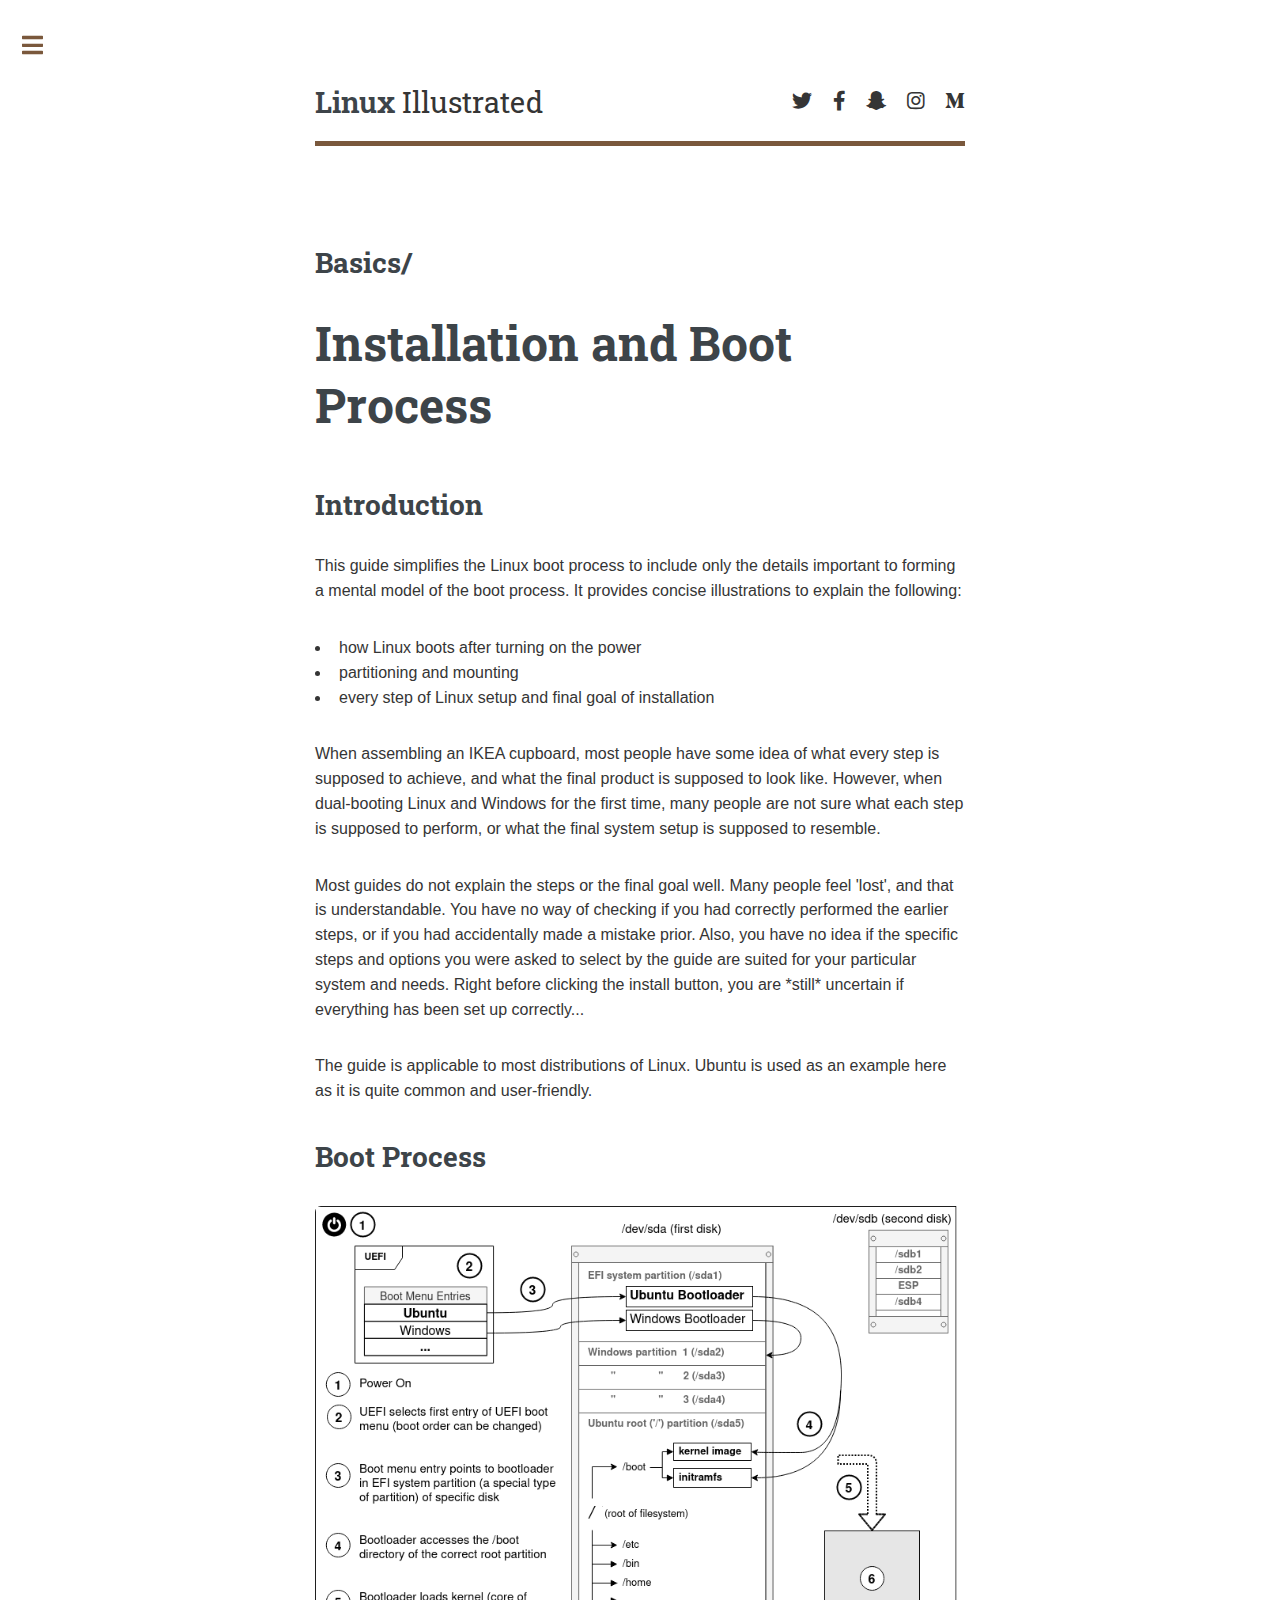
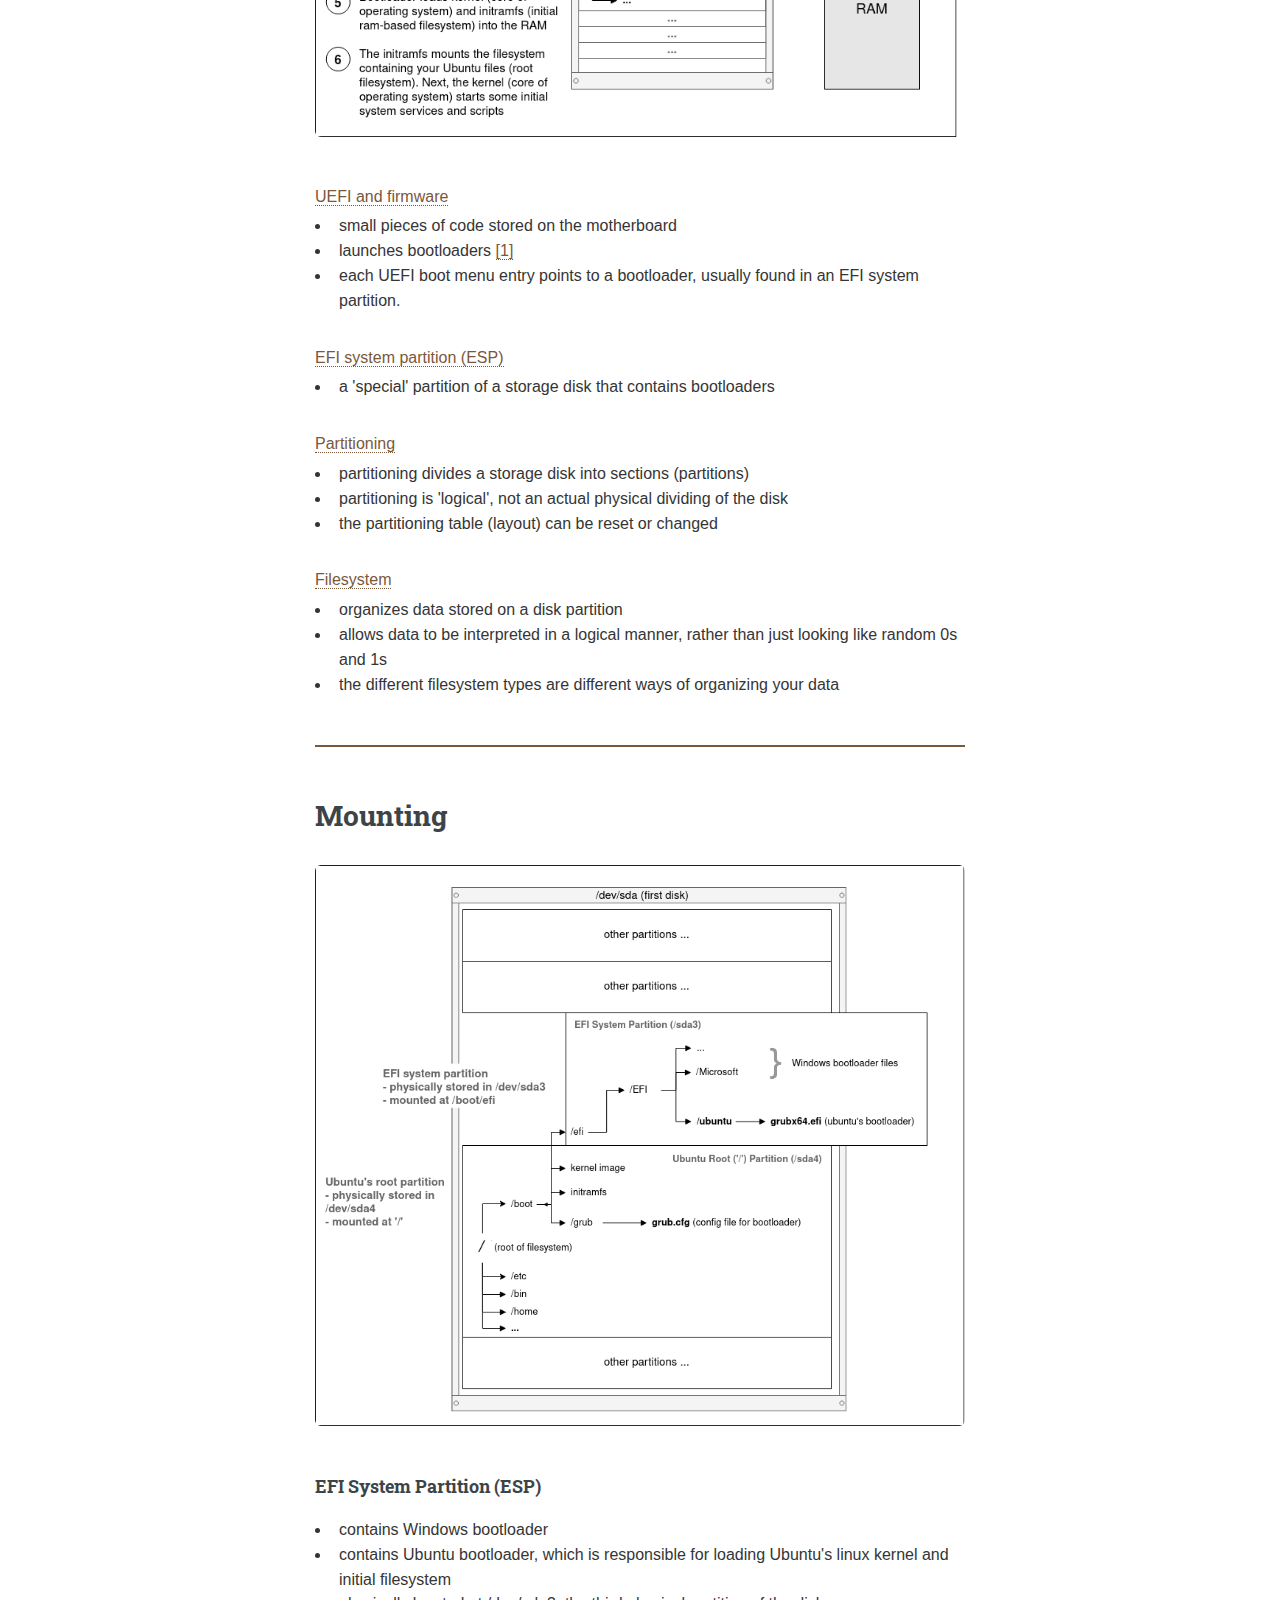
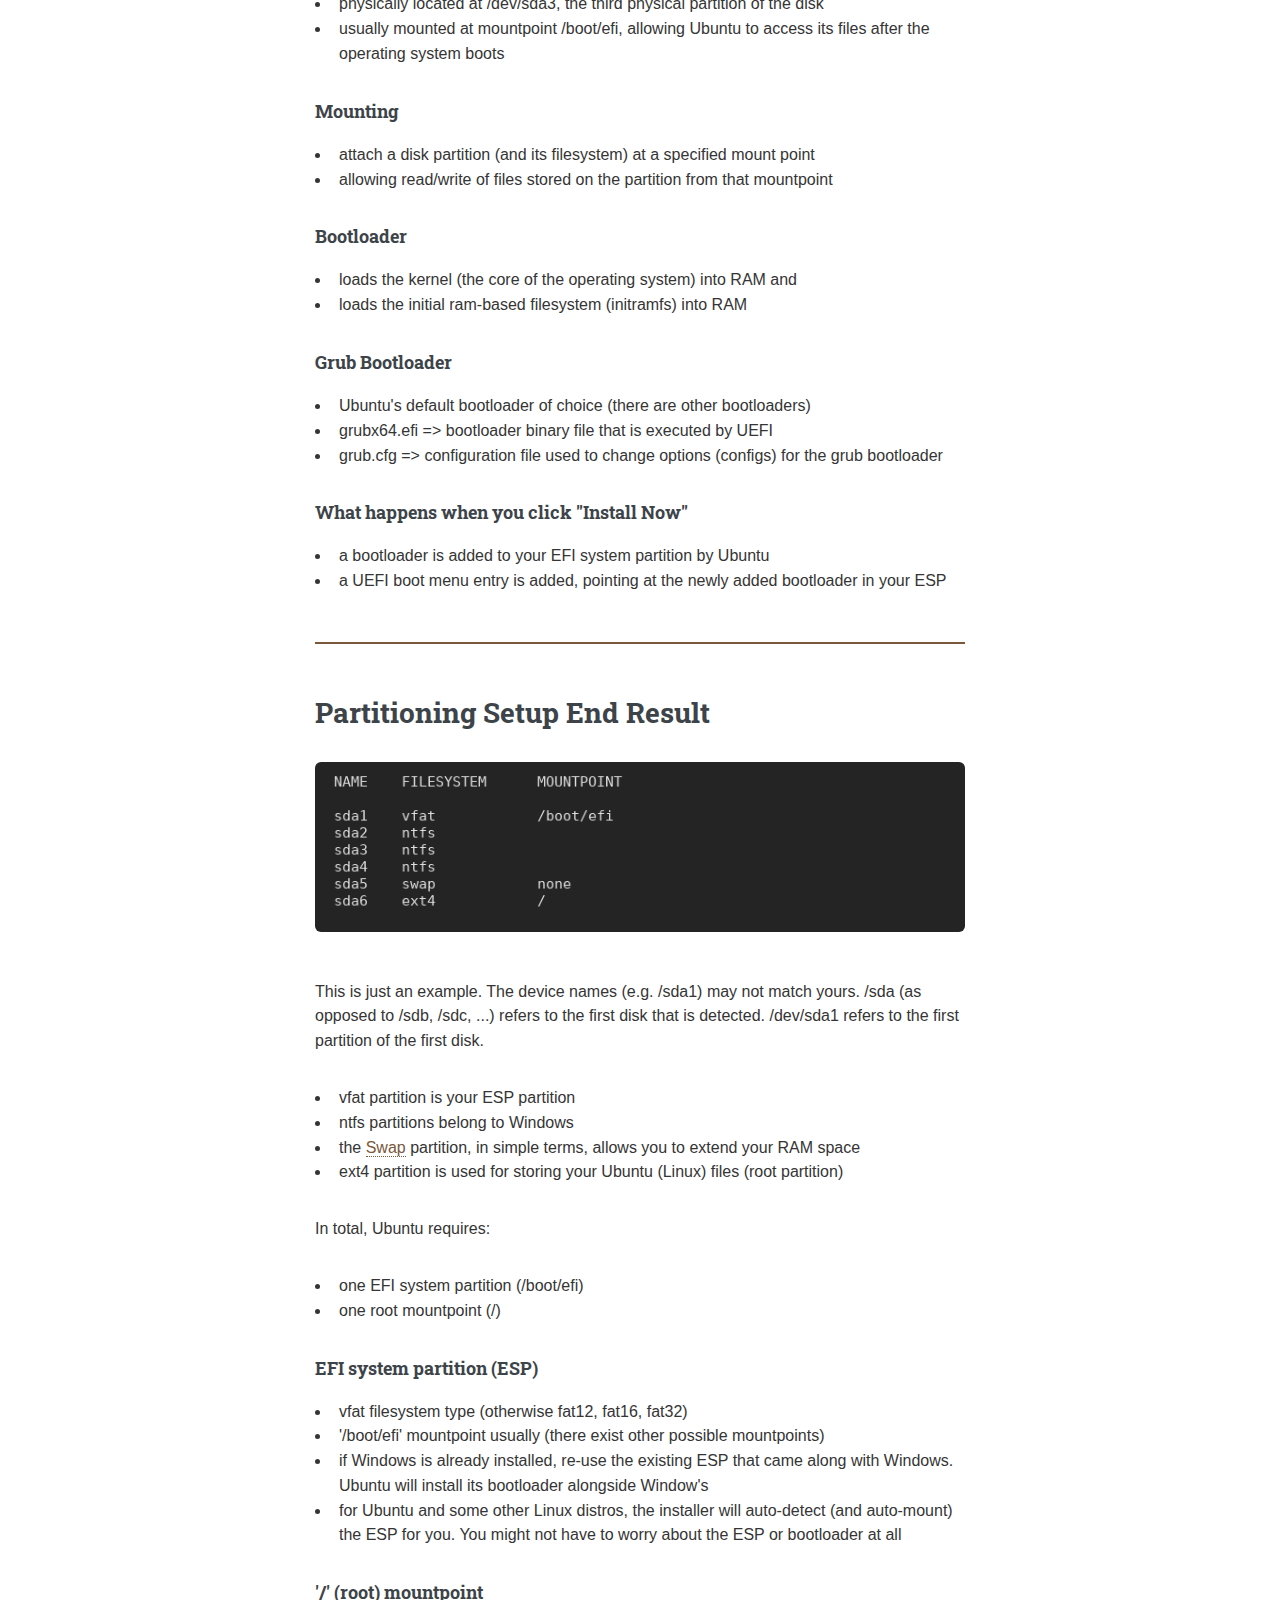
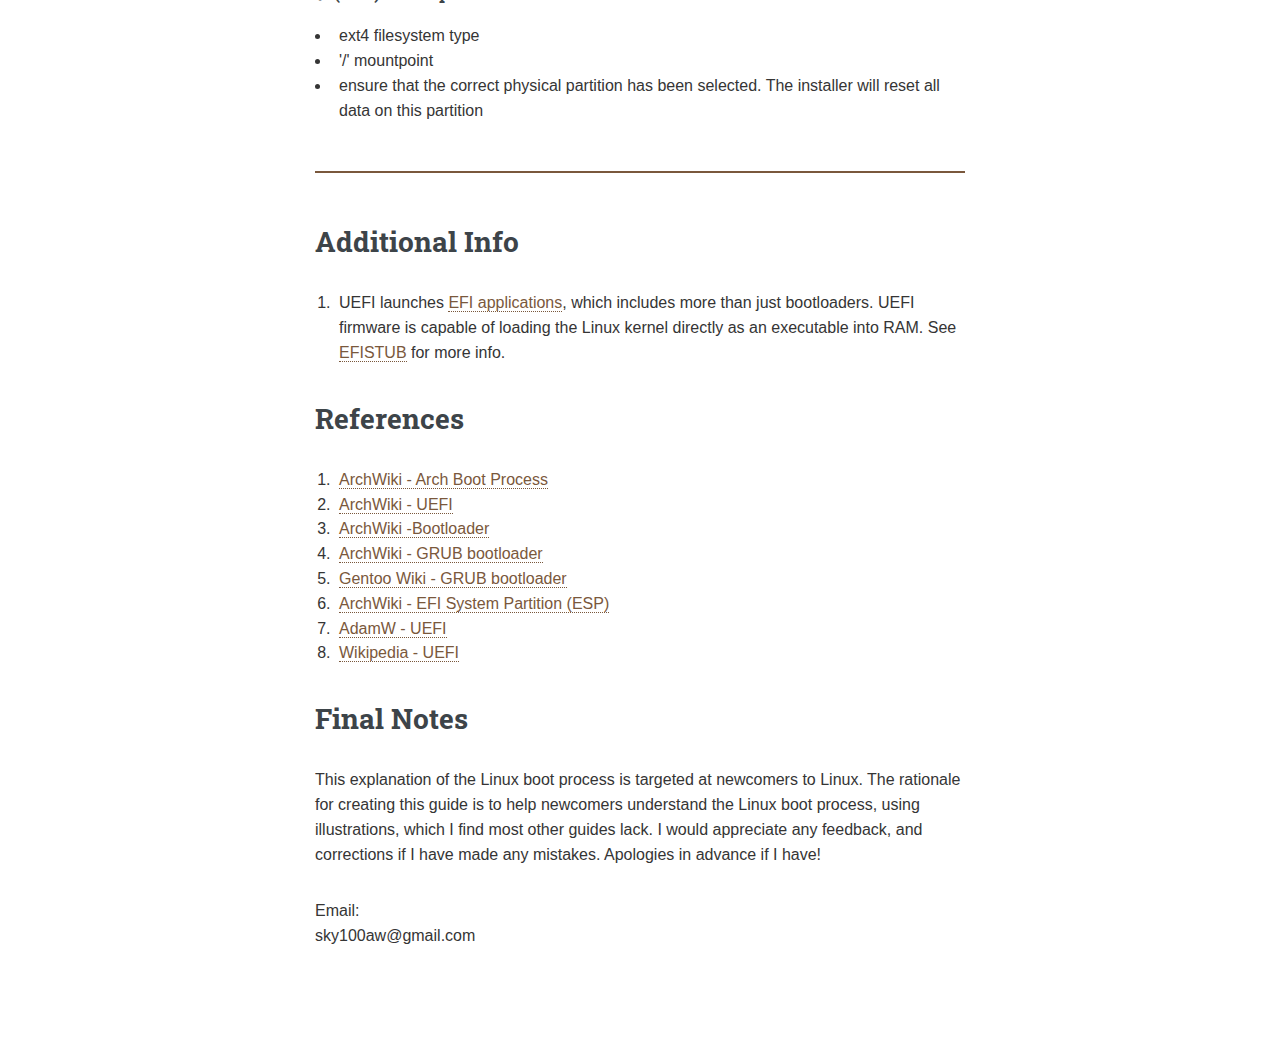
<file: basics/installation_boot.html>
<!DOCTYPE html>
<!--
	Editorial by HTML5 UP
	html5up.net | @ajlkn
	Free for personal and commercial use under the CCA 3.0 license (html5up.net/license)
-->
<html>
	<head>
		<title>Linux Illustrated - Installation and Boot Process</title>
		<meta charset="utf-8" />
		<meta
			name="viewport"
			content="width=device-width, initial-scale=1, user-scalable=no"
		/>
		<link rel="stylesheet" href="../assets/css/main.css" />
	</head>
	<body class="is-preload">
		<!-- Wrapper -->
		<div id="wrapper">
			<!-- Main -->
			<div id="main">
				<div class="inner">
					<!-- Header -->
					<header id="header">
						<a href="index.html" class="logo"
							><strong>Linux</strong> Illustrated</a
						>
						<ul class="icons">
							<li>
								<a href="#" class="icon brands fa-twitter"
									><span class="label">Twitter</span></a
								>
							</li>
							<li>
								<a href="#" class="icon brands fa-facebook-f"
									><span class="label">Facebook</span></a
								>
							</li>
							<li>
								<a href="#" class="icon brands fa-snapchat-ghost"
									><span class="label">Snapchat</span></a
								>
							</li>
							<li>
								<a href="#" class="icon brands fa-instagram"
									><span class="label">Instagram</span></a
								>
							</li>
							<li>
								<a href="#" class="icon brands fa-medium-m"
									><span class="label">Medium</span></a
								>
							</li>
						</ul>
					</header>

					<!-- Content -->
					<section>
						<header class="main">
							<h2>Basics/</h2>
							<h1>Installation and Boot Process</h1>
						</header>

						<h2>Introduction</h2>

						<p>
							This guide simplifies the Linux boot process to include only the
							details important to forming a mental model of the boot process.
							It provides concise illustrations to explain the following:
						</p>
						<ul>
							<li>how Linux boots after turning on the power</li>
							<li>partitioning and mounting</li>
							<li>every step of Linux setup and final goal of installation</li>
						</ul>

						<p>
							When assembling an IKEA cupboard, most people have some idea of
							what every step is supposed to achieve, and what the final product
							is supposed to look like. However, when dual-booting Linux and
							Windows for the first time, many people are not sure what each
							step is supposed to perform, or what the final system setup is
							supposed to resemble.
						</p>

						<p>
							Most guides do not explain the steps or the final goal well. Many
							people feel 'lost', and that is understandable. You have no way of
							checking if you had correctly performed the earlier steps, or if
							you had accidentally made a mistake prior. Also, you have no idea
							if the specific steps and options you were asked to select by the
							guide are suited for your particular system and needs. Right
							before clicking the install button, you are *still* uncertain if
							everything has been set up correctly...
						</p>

						<p>
							The guide is applicable to most distributions of Linux. Ubuntu is
							used as an example here as it is quite common and user-friendly.
						</p>

						<h2>Boot Process</h2>

						<span class="image main"
							><img src="../images/basics/boot_01.png" alt=""
						/></span>

						<a
							href="https://en.wikipedia.org/wiki/Unified_Extensible_Firmware_Interface"
							>UEFI and firmware</a
						>

						<ul>
							<li>
								small pieces of code stored on the motherboard
							</li>
							<li>launches bootloaders <a href="#additional-info">[1]</a></li>
							<li>
								each UEFI boot menu entry points to a bootloader, usually found
								in an EFI system partition.
							</li>
						</ul>

						<a href="https://en.wikipedia.org/wiki/EFI_system_partition"
							>EFI system partition (ESP)</a
						>

						<ul>
							<li>
								a 'special' partition of a storage disk that contains
								bootloaders
							</li>
						</ul>

						<a href="https://wiki.archlinux.org/index.php/Partitioning"
							>Partitioning</a
						>

						<ul>
							<li>
								partitioning divides a storage disk into sections (partitions)
							</li>
							<li>
								partitioning is 'logical', not an actual physical dividing of
								the disk
							</li>
							<li>
								the partitioning table (layout) can be reset or changed
							</li>
						</ul>

						<a href="https://wiki.archlinux.org/index.php/file_systems"
							>Filesystem</a
						>

						<ul>
							<li>
								organizes data stored on a disk partition
							</li>
							<li>
								allows data to be interpreted in a logical manner, rather than
								just looking like random 0s and 1s
							</li>
							<li>
								the different filesystem types are different ways of organizing
								your data
							</li>
						</ul>

						<hr class="major" />

						<h2>Mounting</h2>

						<span class="image main"
							><img src="../images/basics/mount_01.png" alt=""
						/></span>

						<h4>EFI System Partition (ESP)</h4>
						<ul>
							<li>
								contains Windows bootloader
							</li>
							<li>
								contains Ubuntu bootloader, which is responsible for loading
								Ubuntu's linux kernel and initial filesystem
							</li>
							<li>
								physically located at /dev/sda3, the third physical partition of
								the disk
							</li>
							<li>
								usually mounted at mountpoint /boot/efi, allowing Ubuntu to
								access its files after the operating system boots
							</li>
						</ul>

						<h4>Mounting</h4>
						<ul>
							<li>
								attach a disk partition (and its filesystem) at a specified
								mount point
							</li>
							<li>
								allowing read/write of files stored on the partition from that
								mountpoint
							</li>
						</ul>

						<h4>Bootloader</h4>
						<ul>
							<li>
								loads the kernel (the core of the operating system) into RAM and
							</li>
							<li>
								loads the initial ram-based filesystem (initramfs) into RAM
							</li>
						</ul>

						<h4>Grub Bootloader</h4>
						<ul>
							<li>
								Ubuntu's default bootloader of choice (there are other
								bootloaders)
							</li>
							<li>
								grubx64.efi => bootloader binary file that is executed by UEFI
							</li>
							<li>
								grub.cfg => configuration file used to change options (configs)
								for the grub bootloader
							</li>
						</ul>

						<h4>What happens when you click "Install Now"</h4>
						<ul>
							<li>
								a bootloader is added to your EFI system partition by Ubuntu
							</li>
							<li>
								a UEFI boot menu entry is added, pointing at the newly added
								bootloader in your ESP
							</li>
						</ul>

						<hr class="major" />

						<h2>Partitioning Setup End Result</h2>

						<span class="image main"
							><img
								src="../images/basics/partition_01.png"
								alt="basic partitioning end result"
						/></span>

						<p>
							This is just an example. The device names (e.g. /sda1) may not
							match yours. /sda (as opposed to /sdb, /sdc, ...) refers to the
							first disk that is detected. /dev/sda1 refers to the first
							partition of the first disk.
						</p>

						<ul>
							<li>
								vfat partition is your ESP partition
							</li>
							<li>
								ntfs partitions belong to Windows
							</li>
							<li>
								the
								<a href="https://wiki.archlinux.org/index.php/swap#Swap_space"
									>Swap</a
								>
								partition, in simple terms, allows you to extend your RAM space
							</li>
							<li>
								ext4 partition is used for storing your Ubuntu (Linux) files
								(root partition)
							</li>
						</ul>

						<p>
							In total, Ubuntu requires:
						</p>

						<ul>
							<li>
								one EFI system partition (/boot/efi)
							</li>
							<li>
								one root mountpoint (/)
							</li>
						</ul>

						<h4>EFI system partition (ESP)</h4>
						<ul>
							<li>
								vfat filesystem type (otherwise fat12, fat16, fat32)
							</li>
							<li>
								'/boot/efi' mountpoint usually (there exist other possible
								mountpoints)
							</li>
							<li>
								if Windows is already installed, re-use the existing ESP that
								came along with Windows. Ubuntu will install its bootloader
								alongside Window's
							</li>
							<li>
								for Ubuntu and some other Linux distros, the installer will
								auto-detect (and auto-mount) the ESP for you. You might not have
								to worry about the ESP or bootloader at all
							</li>
						</ul>

						<h4>'/' (root) mountpoint</h4>
						<ul>
							<li>
								ext4 filesystem type
							</li>
							<li>
								'/' mountpoint
							</li>
							<li>
								ensure that the correct physical partition has been selected.
								The installer will reset all data on this partition
							</li>
						</ul>

						<hr class="major" />

						<h2>Additional Info</h2>
						<ol>
							<li>
								UEFI launches
								<a
									href="https://wiki.archlinux.org/index.php/Arch_boot_process#UEFI"
									>EFI applications</a
								>, which includes more than just bootloaders. UEFI firmware is
								capable of loading the Linux kernel directly as an executable
								into RAM. See
								<a href="https://wiki.archlinux.org/index.php/EFISTUB"
									>EFISTUB</a
								>
								for more info.
							</li>
						</ol>

						<h2>References</h2>
						<ol>
							<li>
								<a href="https://wiki.archlinux.org/index.php/Arch_boot_process"
									>ArchWiki - Arch Boot Process</a
								>
							</li>
							<li>
								<a
									href="https://wiki.archlinux.org/index.php/Unified_Extensible_Firmware_Interface"
									>ArchWiki - UEFI</a
								>
							</li>
							<li>
								<a
									href="https://wiki.archlinux.org/index.php/Arch_boot_process#Boot_loader"
									>ArchWiki -Bootloader</a
								>
							</li>
							<li>
								<a href="https://wiki.archlinux.org/index.php/GRUB"
									>ArchWiki - GRUB bootloader</a
								>
							</li>
							<li>
								<a href="https://wiki.gentoo.org/wiki/GRUB2"
									>Gentoo Wiki - GRUB bootloader</a
								>
							</li>

							<li>
								<a
									href="https://wiki.archlinux.org/index.php/EFI_system_partition"
									>ArchWiki - EFI System Partition (ESP)</a
								>
							</li>
							<li>
								<a
									href="https://www.happyassassin.net/posts/2014/01/25/uefi-boot-how-does-that-actually-work-then/"
									>AdamW - UEFI</a
								>
							</li>
							<li>
								<a
									href="https://en.wikipedia.org/wiki/Unified_Extensible_Firmware_Interface"
									>Wikipedia - UEFI</a
								>
							</li>
						</ol>

						<h2>Final Notes</h2>
						<p>
							This explanation of the Linux boot process is targeted at
							newcomers to Linux. The rationale for creating this guide is to
							help newcomers understand the Linux boot process, using
							illustrations, which I find most other guides lack. I would
							appreciate any feedback, and corrections if I have made any
							mistakes. Apologies in advance if I have!
						</p>
						<p>
							Email:
							<br>
							sky100aw@gmail.com
						</p>
					</section>
				</div>
			</div>

			<!-- SIDE BAR STARTS BELOW -->
			<!-- SIDE BAR STARTS BELOW -->
			<!-- SIDE BAR STARTS BELOW -->

			<!-- Sidebar -->
			<div id="sidebar">
				<div class="inner">
					<!-- Search -->
					<section id="search" class="alt">
						<form method="post" action="#">
							<input type="text" name="query" id="query" placeholder="Search" />
						</form>
					</section>

					<!-- Menu -->
					<nav id="menu">
						<header class="major">
							<h2>Menu</h2>
						</header>
						<ul>
							<li><a href="/index.html">Homepage</a></li>
							<li>
								<span class="opener">Basics</span>
								<ul>
									<li><a href="/basics/installation_boot.html">Installation and Boot Process</a></li>
								</ul>
							</li>
						</ul>
					</nav>

					<!-- Section -->
					<section>
						<header class="major">
							<h2>Related Topics</h2>
						</header>
						<div class="mini-posts">
							<article>
								<a href="/basics/installation_boot.html" class="image"
									><img src="/images/basics/boot_01.png" alt=""
								/></a>
								<p>
									Installation and Boot Process
								</p>
							</article>
							
						</div>
						<ul class="actions">
							<li><a href="#" class="button">More</a></li>
						</ul>
					</section>

					<!-- Section -->
					<section>
						<header class="major">
							<h2>Get in touch</h2>
						</header>
						<p>
							I have found a lack of illustrations in most explanations of Linux
							topics out there. This website serves to provide simple
							illustrations and explanations on Linux, targeted for newcomers
							and those wishing to learn more.
						</p>
						<p>
							These illustrations simplify the many complexities of Linux, to
							include only the details important to forming a solid mental model
							on the particular Linux subject. I focus mainly on conceptual
							topics that will benefit from good illustrations.
						</p>
						<p>
							I would appreciate any feedback, and corrections if I have made
							any mistakes. Apologies in advance if I have!
						</p>
						<ul class="contact">
							<li class="icon solid fa-envelope">
								<a href="#">sky100aw@gmail.com </a>
							</li>
							<li class="icon solid fa-phone">-</li>
							<li class="icon solid fa-home">
								-<br />
								-
							</li>
						</ul>
					</section>

					<!-- Footer -->
					<footer id="footer">
						<p class="copyright">
							&copy; Untitled. All rights reserved. Demo Images:
							<a href="https://unsplash.com">Unsplash</a>. Design:
							<a href="https://html5up.net">HTML5 UP</a>.
						</p>
					</footer>
				</div>
			</div>
		</div>

		<!-- Scripts -->
		<script src="/assets/js/jquery.min.js"></script>
		<script src="/assets/js/browser.min.js"></script>
		<script src="/assets/js/breakpoints.min.js"></script>
		<script src="/assets/js/util.js"></script>
		<script src="/assets/js/main.js"></script>
	</body>
</html>
</file>
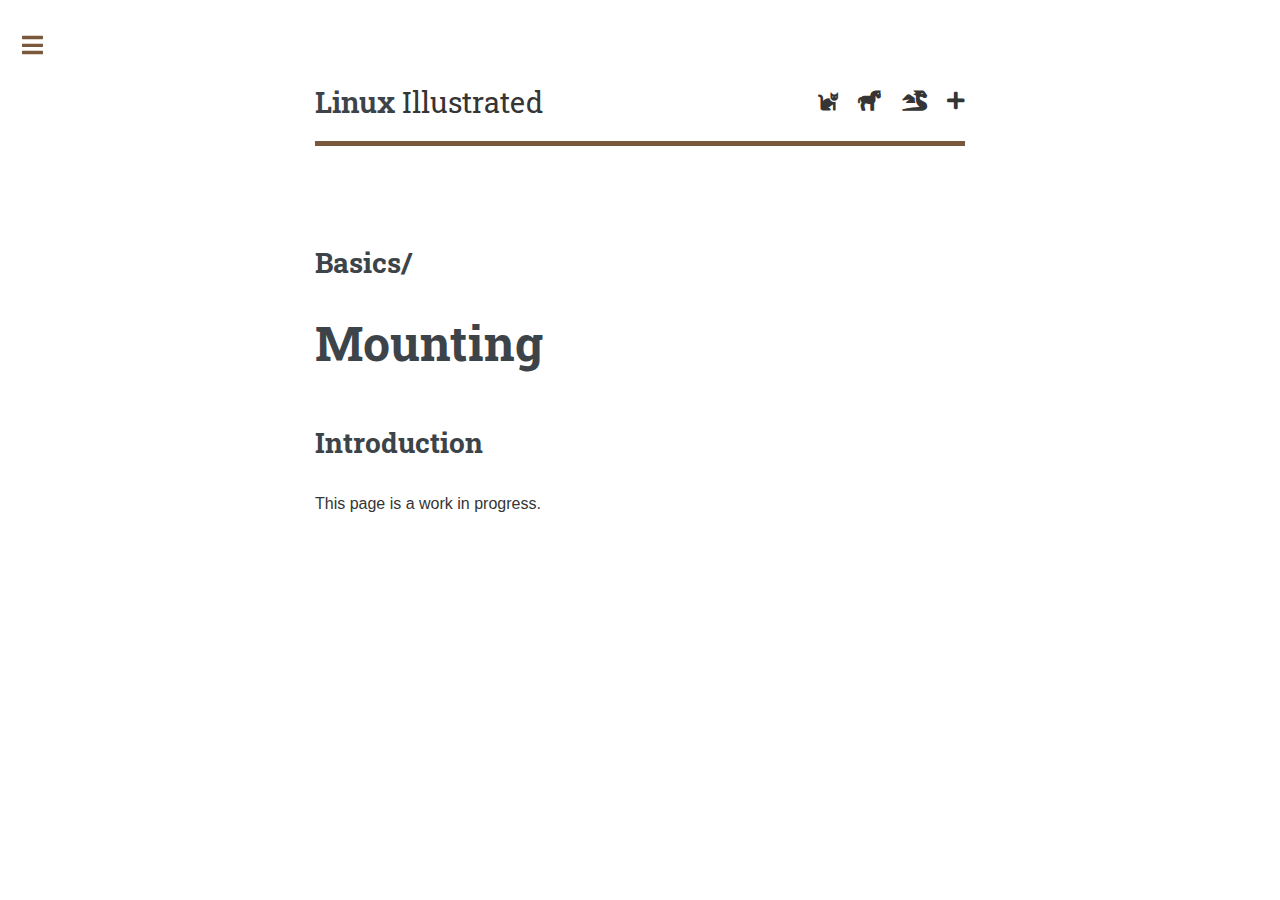
<file: basics/mounting.html>
<!DOCTYPE html>
<!--
	Editorial by HTML5 UP
	html5up.net | @ajlkn
	Free for personal and commercial use under the CCA 3.0 license (html5up.net/license)
-->
<html>
  <head>
    <title>Linux Illustrated - Mounting</title>
    <meta charset="utf-8" />
    <meta
      name="viewport"
      content="width=device-width, initial-scale=1, user-scalable=no"
    />
    <link rel="stylesheet" href="../assets/css/main.css" />
    <link rel="icon" href="../images/icons/linux_penguin.svg">
  </head>
  <body class="is-preload">
    <!-- Wrapper -->
    <div id="wrapper">
      <!-- Main -->
      <div id="main">
        <div class="inner" id="article-inner">
          <!-- Header -->
          <header id="header">
            <a href="../index.html" class="logo"
              ><strong>Linux</strong> Illustrated</a
            >
            <ul class="icons">
              <li>
                <a href="../topics.html" class="icon solid fa-cat"
                  ><span class="label">Basics</span></a
                >
              </li>

              <li>
                <a href="../topics.html" class="icon solid fa-horse"
                  ><span class="label">General</span></a
                >
              </li>

              <li>
                <a href="../topics.html" class="icon solid fa-dragon"
                  ><span class="label">Systems</span></a
                >
              </li>
              <li>
                <a href="../topics.html" class="icon solid fa-plus"
                  ><span class="label">Others</span></a
                >
              </li>
            </ul>
          </header>

          <!-- Content -->
          <section>
            <header class="main">
              <h2>Basics/</h2>
              <h1>Mounting</h1>
            </header>

            <h2>Introduction</h2>

            <p>This page is a work in progress.</p>
            
          </section>
        </div>
      </div>

      <!-- SIDE BAR STARTS BELOW -->
      <!-- SIDE BAR STARTS BELOW -->
      <!-- SIDE BAR STARTS BELOW -->

      <!-- Sidebar -->
      <div id="sidebar">
        <div class="inner">
          <!-- Menu -->
          <nav id="menu">
            <header class="major">
              <h2>Menu</h2>
            </header>
            <ul>
              <li><a href="../index.html">Homepage</a></li>
              <li>
                <span class="opener">
                  <a
                    href=""
                    class="icon solid fa-cat"
                    style="
                      display: inline;
                      font-size: 20px;
                      margin-right: 10px;
                    "
                  ></a>
                  Basics
                </span>

                <ul>
                  <li>
                    <a href="../basics/boot.html">Boot</a>
                  </li>
                  <li>
                    <a href="../basics/boot_UEFI.html">Boot UEFI</a>
                  </li>
                  <li>
                    <a href="../basics/boot_BIOS.html">Boot BIOS</a>
                  </li>
                </ul>
              </li>
              <li>
                <span class="opener">
                  <a
                    href=""
                    class="icon solid fa-horse"
                    style="
                      display: inline;
                      font-size: 18px;
                      margin-right: 10px;
                    "
                  ></a>
                  General
                </span>

                <ul>
                  <li>
                    <a href=""></a>
                  </li>
                </ul>
              </li>
              <li>
                <span class="opener">
                  <a
                    href=""
                    class="icon solid fa-dragon"
                    style="
                      display: inline;
                      font-size: 16px;
                      margin-right: 10px;
                    "
                  ></a>
                  Systems
                </span>

                <ul>
                  <li>
                    <a href=""></a>
                  </li>
                </ul>
              </li>
              <li>
                <span class="opener">
                  <a
                    href=""
                    class="icon solid fa-plus"
                    style="
                      display: inline;
                      font-size: 22px;
                      margin-right: 10px;
                    "
                  ></a>
                  Others
                </span>

                <ul>
                  <li>
                    <a href=""></a>
                  </li>
                </ul>
              </li>
            </ul>
          </nav>

          <!-- Footer -->
          <footer id="footer">
            <p class="copyright">
              &copy; Untitled. All rights reserved. Demo Images:
              <a href="https://unsplash.com">Unsplash</a>. Design:
              <a href="https://html5up.net">HTML5 UP</a>.
              <br />
              Star icon by <a href="https://www.flaticon.com/authors/pixel-perfect" title="Pixel perfect">Pixel perfect</a>
            </p>
          </footer>
        </div>
      </div>
    </div>

    <!-- Scripts -->
    <script src="../assets/js/jquery.min.js"></script>
    <script src="../assets/js/browser.min.js"></script>
    <script src="../assets/js/breakpoints.min.js"></script>
    <script src="../assets/js/util.js"></script>
    <script src="../assets/js/main.js"></script>
  </body>
</html>
</file>
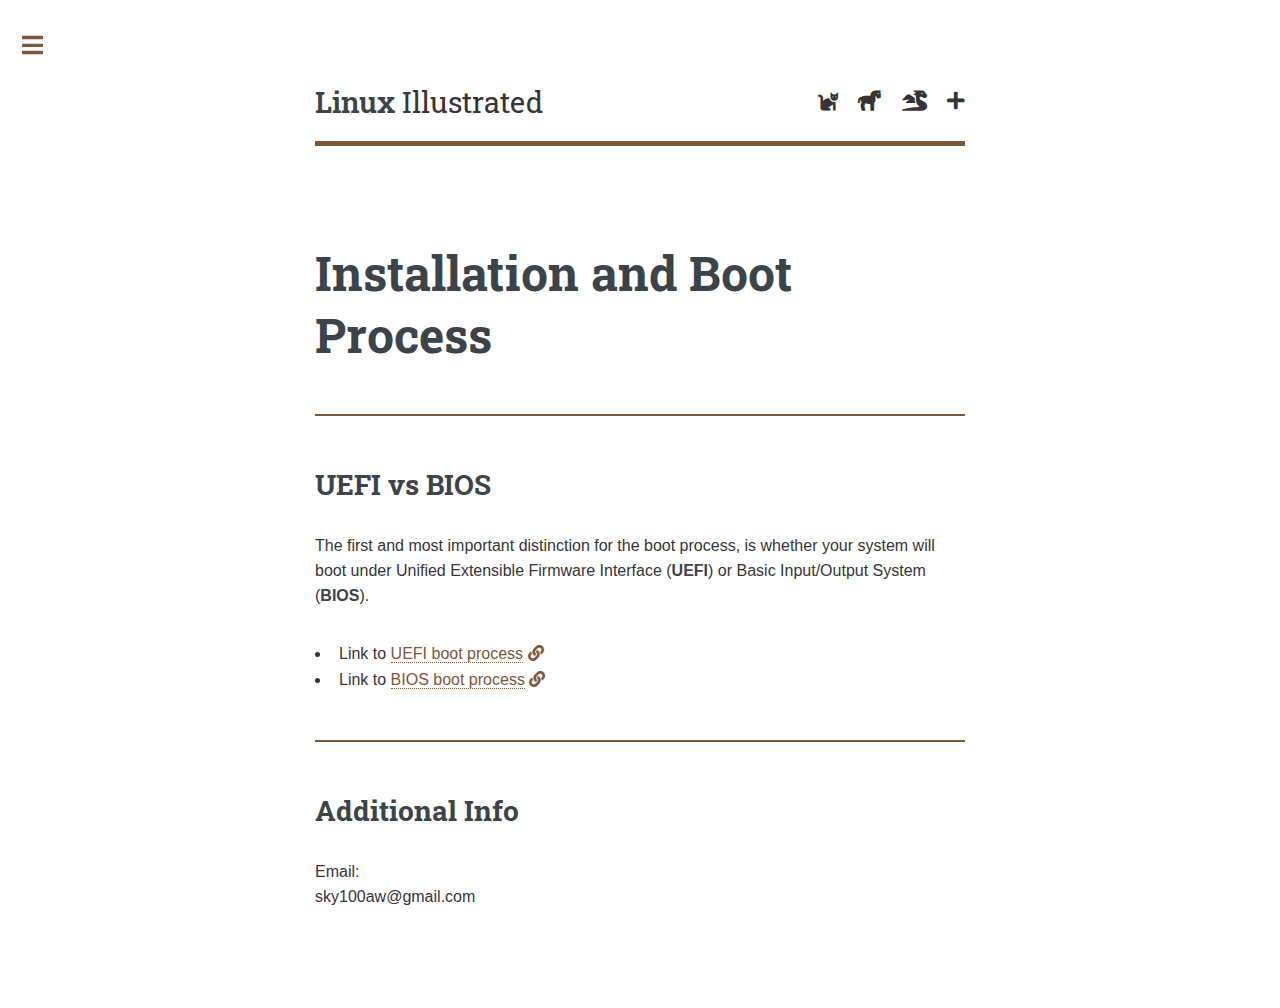
<file: boot/boot.html>
<!DOCTYPE html>
<!--
	Editorial by HTML5 UP
	html5up.net | @ajlkn
	Free for personal and commercial use under the CCA 3.0 license (html5up.net/license)
-->
<html>
  <head>
    <title>Linux Illustrated - Installation and Boot Process</title>
    <meta charset="utf-8" />
    <meta
      name="viewport"
      content="width=device-width, initial-scale=1, user-scalable=no"
    />
    <link rel="stylesheet" href="../assets/css/main.css" />
    <link rel="icon" href="../images/icons/coffee_cup.svg">
  </head>
  <body class="is-preload">
    <!-- Wrapper -->
    <div id="wrapper">
      <!-- Main -->
      <div id="main">
        <div class="inner" id="article-inner">
          <!-- Header -->
          <header id="header">
            <a href="../index.html" class="logo"
              ><strong>Linux</strong> Illustrated</a
            >
            <ul class="icons">
              <li>
                <a href="../topics.html" class="icon solid fa-cat"
                  ><span class="label">General</span></a
                >
              </li>

              <li>
                <a href="../topics.html" class="icon solid fa-horse"
                  ><span class="label">Boot</span></a
                >
              </li>

              <li>
                <a href="../topics.html" class="icon solid fa-dragon"
                  ><span class="label">Systems</span></a
                >
              </li>
              <li>
                <a href="../topics.html" class="icon solid fa-plus"
                  ><span class="label">Others</span></a
                >
              </li>
            </ul>
          </header>

          <!-- Content -->
          <section>
            <header class="main">
              <h1>Installation and Boot Process</h1>
            </header>

            <hr class="major" />

            <h2>UEFI vs BIOS</h2>

            <p>
              The first and most important distinction for the boot process, is
              whether your system will boot under Unified Extensible Firmware
              Interface (<strong>UEFI</strong>) or Basic Input/Output System
              (<strong>BIOS</strong>).
            </p>

            <ul>
              <li>
                Link to 
                <a href="../boot//boot_UEFI.html">UEFI boot process</a>
                <a href="../boot/boot_UEFI.html" class="icon solid fa-link"></a>
              </li>
              <li>
                Link to 
                <a href="../boot//boot_BIOS.html">BIOS boot process</a>
                <a href="../boot/boot_BIOS.html" class="icon solid fa-link"
                  ><span class="label">EFI system partition (ESP)</span></a
                >
              </li>
            </ul>

            <hr class="major" />

            <h2 id="additional-info">Additional Info</h2>

            <p>
              Email:
              <br />
              sky100aw@gmail.com
            </p>
          </section>
        </div>
      </div>

      <!-- SIDE BAR STARTS BELOW -->
      <!-- SIDE BAR STARTS BELOW -->
      <!-- SIDE BAR STARTS BELOW -->

      <!-- Sidebar -->
      <div id="sidebar">
        <div class="inner">
          <!-- Menu -->
          <nav id="menu">
            <header class="major">
              <h2>Menu</h2>
            </header>
            <ul>
              <li><a href="../index.html">Homepage</a></li>
              <li>
                <span class="opener">
                  <a
                    href=""
                    class="icon solid fa-cat"
                    style="
                      display: inline;
                      font-size: 20px;
                      margin-right: 10px;
                    "
                  ></a>
                  General
                </span>
                <ul>
                  <li>
                    <a href="../general/what_is_linux.html">What Is Linux?</a>
                  </li>
                  <li>
                    <a href="../general/mounting.html">Mounting</a>
                  </li>
                </ul>
              </li>
              <li>
                <span class="opener">
                  <a
                    href=""
                    class="icon solid fa-horse"
                    style="
                      display: inline;
                      font-size: 18px;
                      margin-right: 10px;
                    "
                  ></a>
                  Boot
                </span>
                <ul>
                  <li>
                    <a href="../boot/boot.html">Boot</a>
                  </li>
                  <li>
                    <a href="../boot/boot_UEFI.html">Boot UEFI</a>
                  </li>
                  <li>
                    <a href="../boot/boot_BIOS.html">Boot BIOS</a>
                  </li>
                </ul>
              </li>

              <li>
                <span class="opener">
                  <a
                    href=""
                    class="icon solid fa-dragon"
                    style="
                      display: inline;
                      font-size: 16px;
                      margin-right: 10px;
                    "
                  ></a>
                  Systems
                </span>

                <ul>
                  <li>
                    <a href=""></a>
                  </li>
                </ul>
              </li>
              <li>
                <span class="opener">
                  <a
                    href=""
                    class="icon solid fa-plus"
                    style="
                      display: inline;
                      font-size: 22px;
                      margin-right: 10px;
                    "
                  ></a>
                  Others
                </span>

                <ul>
                  <li>
                    <a href=""></a>
                  </li>
                </ul>
              </li>
            </ul>
          </nav>

          <!-- Footer -->
          <footer id="footer">
            <p class="copyright">
              &copy; Untitled. All rights reserved. Demo Images:
              <a href="https://unsplash.com">Unsplash</a>. Design:
              <a href="https://html5up.net">HTML5 UP</a>.
              <br />
              Coffee cup icon made by <a href="https://www.flaticon.com/authors/freepik" title="Freepik">Freepik</a> 
            </p>
          </footer>
        </div>
      </div>
    </div>

    <!-- Scripts -->
    <script src="../assets/js/jquery.min.js"></script>
    <script src="../assets/js/browser.min.js"></script>
    <script src="../assets/js/breakpoints.min.js"></script>
    <script src="../assets/js/util.js"></script>
    <script src="../assets/js/main.js"></script>
  </body>
</html>
</file>
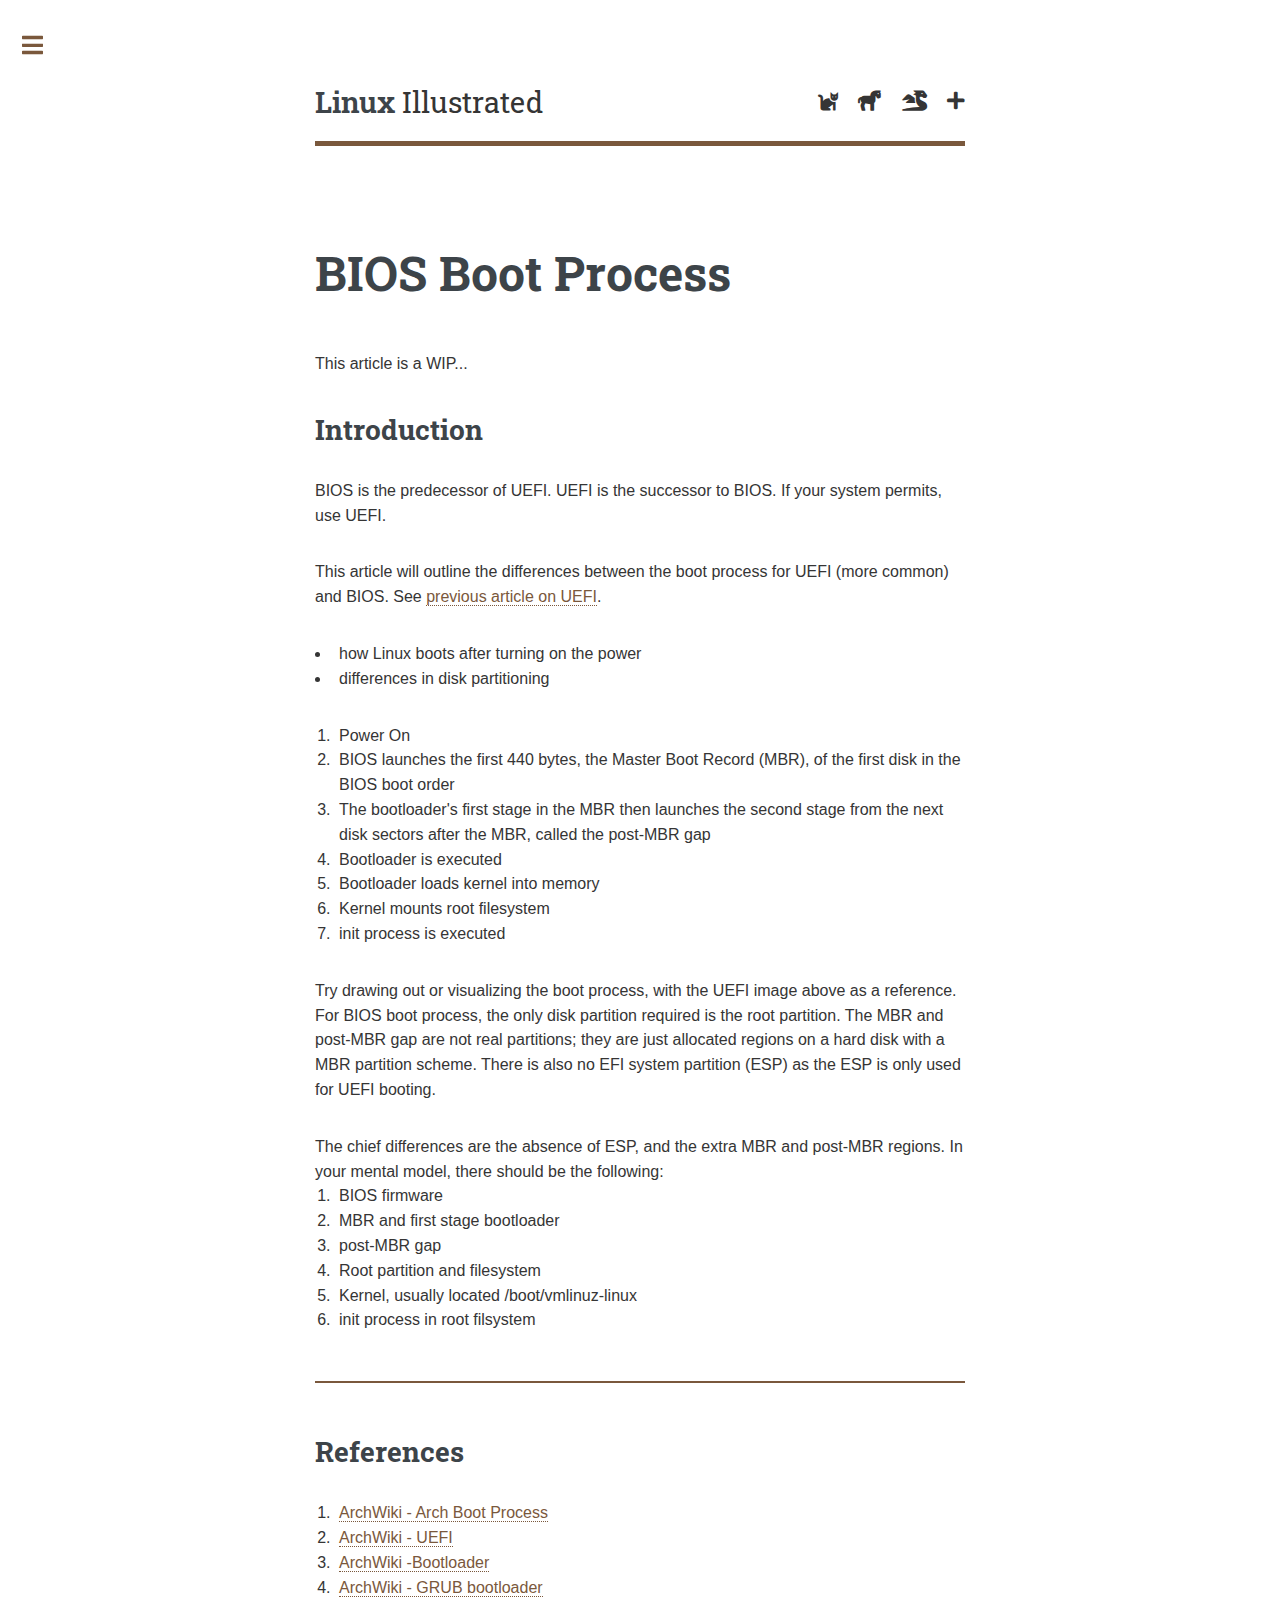
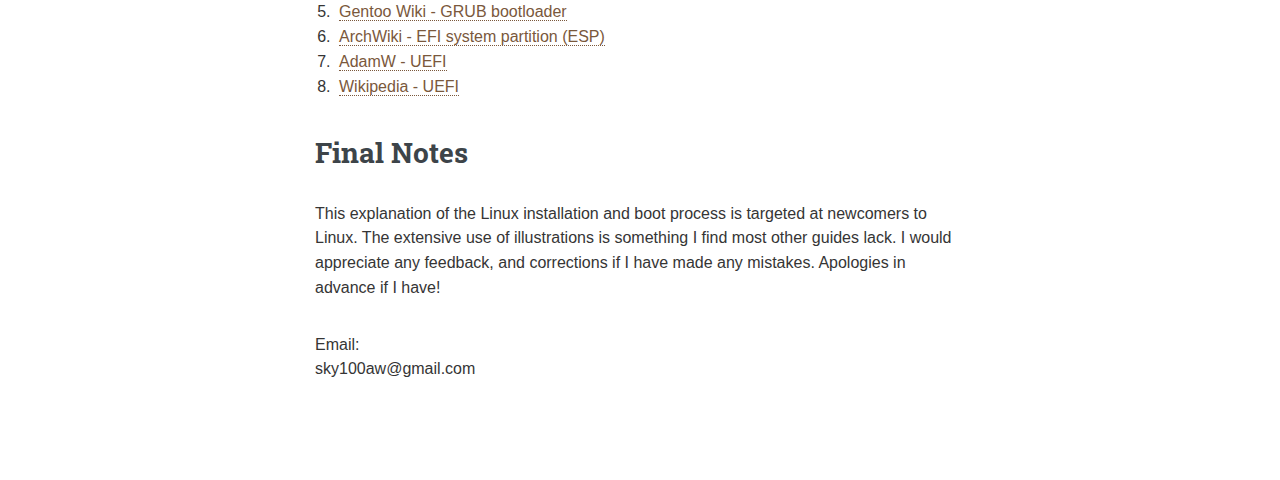
<file: boot/boot_BIOS.html>
<!DOCTYPE html>
<!--
	Editorial by HTML5 UP
	html5up.net | @ajlkn
	Free for personal and commercial use under the CCA 3.0 license (html5up.net/license)
-->
<html>
  <head>
    <title>Linux Illustrated - BIOS Boot Process</title>
    <meta charset="utf-8" />
    <meta
      name="viewport"
      content="width=device-width, initial-scale=1, user-scalable=no"
    />
    <link rel="stylesheet" href="../assets/css/main.css" />
    <link rel="icon" href="../images/icons/coffee_cup.svg">
  </head>
  <body class="is-preload">
    <!-- Wrapper -->
    <div id="wrapper">
      <!-- Main -->
      <div id="main">
        <div class="inner" id="article-inner">
          <!-- Header -->
          <header id="header">
            <a href="../index.html" class="logo"
              ><strong>Linux</strong> Illustrated</a
            >
            <ul class="icons">
              <li>
                <a href="../topics.html" class="icon solid fa-cat"
                  ><span class="label">General</span></a
                >
              </li>

              <li>
                <a href="../topics.html" class="icon solid fa-horse"
                  ><span class="label">Boot</span></a
                >
              </li>

              <li>
                <a href="../topics.html" class="icon solid fa-dragon"
                  ><span class="label">Systems</span></a
                >
              </li>
              <li>
                <a href="../topics.html" class="icon solid fa-plus"
                  ><span class="label">Others</span></a
                >
              </li>
            </ul>
          </header>

          <!-- Content -->
          <section>
            <header class="main">
              <h1>BIOS Boot Process</h1>
            </header>

            <p>This article is a WIP...</p>

            <h2>Introduction</h2>

            <p>
              BIOS is the predecessor of UEFI. UEFI is the successor to BIOS. If your system permits, use UEFI.
            </p>

            <p>
              This article will outline the differences between the boot process
              for UEFI (more common) and BIOS. See
              <a href="../boot/boot_UEFI.html">previous article on UEFI</a>.
            </p>
            <ul>
              <li>how Linux boots after turning on the power</li>
              <li>differences in disk partitioning</li>
            </ul>

            <ol>
              <li>Power On</li>
              <li>BIOS launches the first 440 bytes, the Master Boot Record (MBR), of the first disk in the BIOS boot order</li>
              <li>The bootloader's first stage in the MBR then launches the second stage from the next disk sectors after the MBR, called the post-MBR gap</li>
              <li>Bootloader is executed</li>
              <li>Bootloader loads kernel into memory</li>
              <li>Kernel mounts root filesystem</li>
              <li>init process is executed</li>
            </ol>

            <p>Try drawing out or visualizing the boot process, with the UEFI image above as a reference. For BIOS boot process, the only disk partition required is the root partition. The MBR and post-MBR gap are not real partitions; they are just allocated regions on a hard disk with a MBR partition scheme. There is also no EFI system partition (ESP) as the ESP is only used for UEFI booting.</p>

            <p class="no-margins">
              The chief differences are the absence of ESP, and the extra MBR and post-MBR regions. In your mental model, there should be the following:
            </p>

            <ol>
              <li>BIOS firmware</li>  
              <li>MBR and first stage bootloader</li>
              <li>post-MBR gap</li>
              <li>Root partition and filesystem</li>
              <li>Kernel, usually located /boot/vmlinuz-linux</li>
              <li>init process in root filsystem</li>
            </ol>

            <hr class="major" />

            <h2>References</h2>
            <ol>
              <li>
                <a href="https://wiki.archlinux.org/index.php/Arch_boot_process"
                  >ArchWiki - Arch Boot Process</a
                >
              </li>
              <li>
                <a
                  href="https://wiki.archlinux.org/index.php/Unified_Extensible_Firmware_Interface"
                  >ArchWiki - UEFI</a
                >
              </li>
              <li>
                <a
                  href="https://wiki.archlinux.org/index.php/Arch_boot_process#Boot_loader"
                  >ArchWiki -Bootloader</a
                >
              </li>
              <li>
                <a href="https://wiki.archlinux.org/index.php/GRUB"
                  >ArchWiki - GRUB bootloader</a
                >
              </li>
              <li>
                <a href="https://wiki.gentoo.org/wiki/GRUB2"
                  >Gentoo Wiki - GRUB bootloader</a
                >
              </li>

              <li>
                <a
                  href="https://wiki.archlinux.org/index.php/EFI_system_partition"
                  >ArchWiki - EFI system partition (ESP)</a
                >
              </li>
              <li>
                <a
                  href="https://www.happyassassin.net/posts/2014/01/25/uefi-boot-how-does-that-actually-work-then/"
                  >AdamW - UEFI</a
                >
              </li>
              <li>
                <a
                  href="https://en.wikipedia.org/wiki/Unified_Extensible_Firmware_Interface"
                  >Wikipedia - UEFI</a
                >
              </li>
            </ol>

            <h2>Final Notes</h2>
            <p>
              This explanation of the Linux installation and boot process is
              targeted at newcomers to Linux. The extensive use of illustrations
              is something I find most other guides lack. I would appreciate any
              feedback, and corrections if I have made any mistakes. Apologies
              in advance if I have!
            </p>
            <p>
              Email:
              <br />
              sky100aw@gmail.com
            </p>
          </section>
        </div>
      </div>

      <!-- SIDE BAR STARTS BELOW -->
      <!-- SIDE BAR STARTS BELOW -->
      <!-- SIDE BAR STARTS BELOW -->

      <!-- Sidebar -->
      <div id="sidebar">
        <div class="inner">
          <!-- Menu -->
          <nav id="menu">
            <header class="major">
              <h2>Menu</h2>
            </header>
            <ul>
              <li><a href="../index.html">Homepage</a></li>
              <li>
                <span class="opener">
                  <a
                    href=""
                    class="icon solid fa-cat"
                    style="
                      display: inline;
                      font-size: 20px;
                      margin-right: 10px;
                    "
                  ></a>
                  General
                </span>
                <ul>
                  <li>
                    <a href="../general/what_is_linux.html">What Is Linux?</a>
                  </li>
                  <li>
                    <a href="../general/mounting.html">Mounting</a>
                  </li>
                </ul>
              </li>
              <li>
                <span class="opener">
                  <a
                    href=""
                    class="icon solid fa-horse"
                    style="
                      display: inline;
                      font-size: 18px;
                      margin-right: 10px;
                    "
                  ></a>
                  Boot
                </span>
                <ul>
                  <li>
                    <a href="../boot/boot.html">Boot</a>
                  </li>
                  <li>
                    <a href="../boot/boot_UEFI.html">Boot UEFI</a>
                  </li>
                  <li>
                    <a href="../boot/boot_BIOS.html">Boot BIOS</a>
                  </li>
                </ul>
              </li>

              <li>
                <span class="opener">
                  <a
                    href=""
                    class="icon solid fa-dragon"
                    style="
                      display: inline;
                      font-size: 16px;
                      margin-right: 10px;
                    "
                  ></a>
                  Systems
                </span>

                <ul>
                  <li>
                    <a href=""></a>
                  </li>
                </ul>
              </li>
              <li>
                <span class="opener">
                  <a
                    href=""
                    class="icon solid fa-plus"
                    style="
                      display: inline;
                      font-size: 22px;
                      margin-right: 10px;
                    "
                  ></a>
                  Others
                </span>

                <ul>
                  <li>
                    <a href=""></a>
                  </li>
                </ul>
              </li>
            </ul>
          </nav>

          <!-- Footer -->
          <footer id="footer">
            <p class="copyright">
              &copy; Untitled. All rights reserved. Demo Images:
              <a href="https://unsplash.com">Unsplash</a>. Design:
              <a href="https://html5up.net">HTML5 UP</a>.
              <br />
              Coffee cup icon made by <a href="https://www.flaticon.com/authors/freepik" title="Freepik">Freepik</a> 
            </p>
          </footer>
        </div>
      </div>
    </div>

    <!-- Scripts -->
    <script src="../assets/js/jquery.min.js"></script>
    <script src="../assets/js/browser.min.js"></script>
    <script src="../assets/js/breakpoints.min.js"></script>
    <script src="../assets/js/util.js"></script>
    <script src="../assets/js/main.js"></script>
  </body>
</html>
</file>
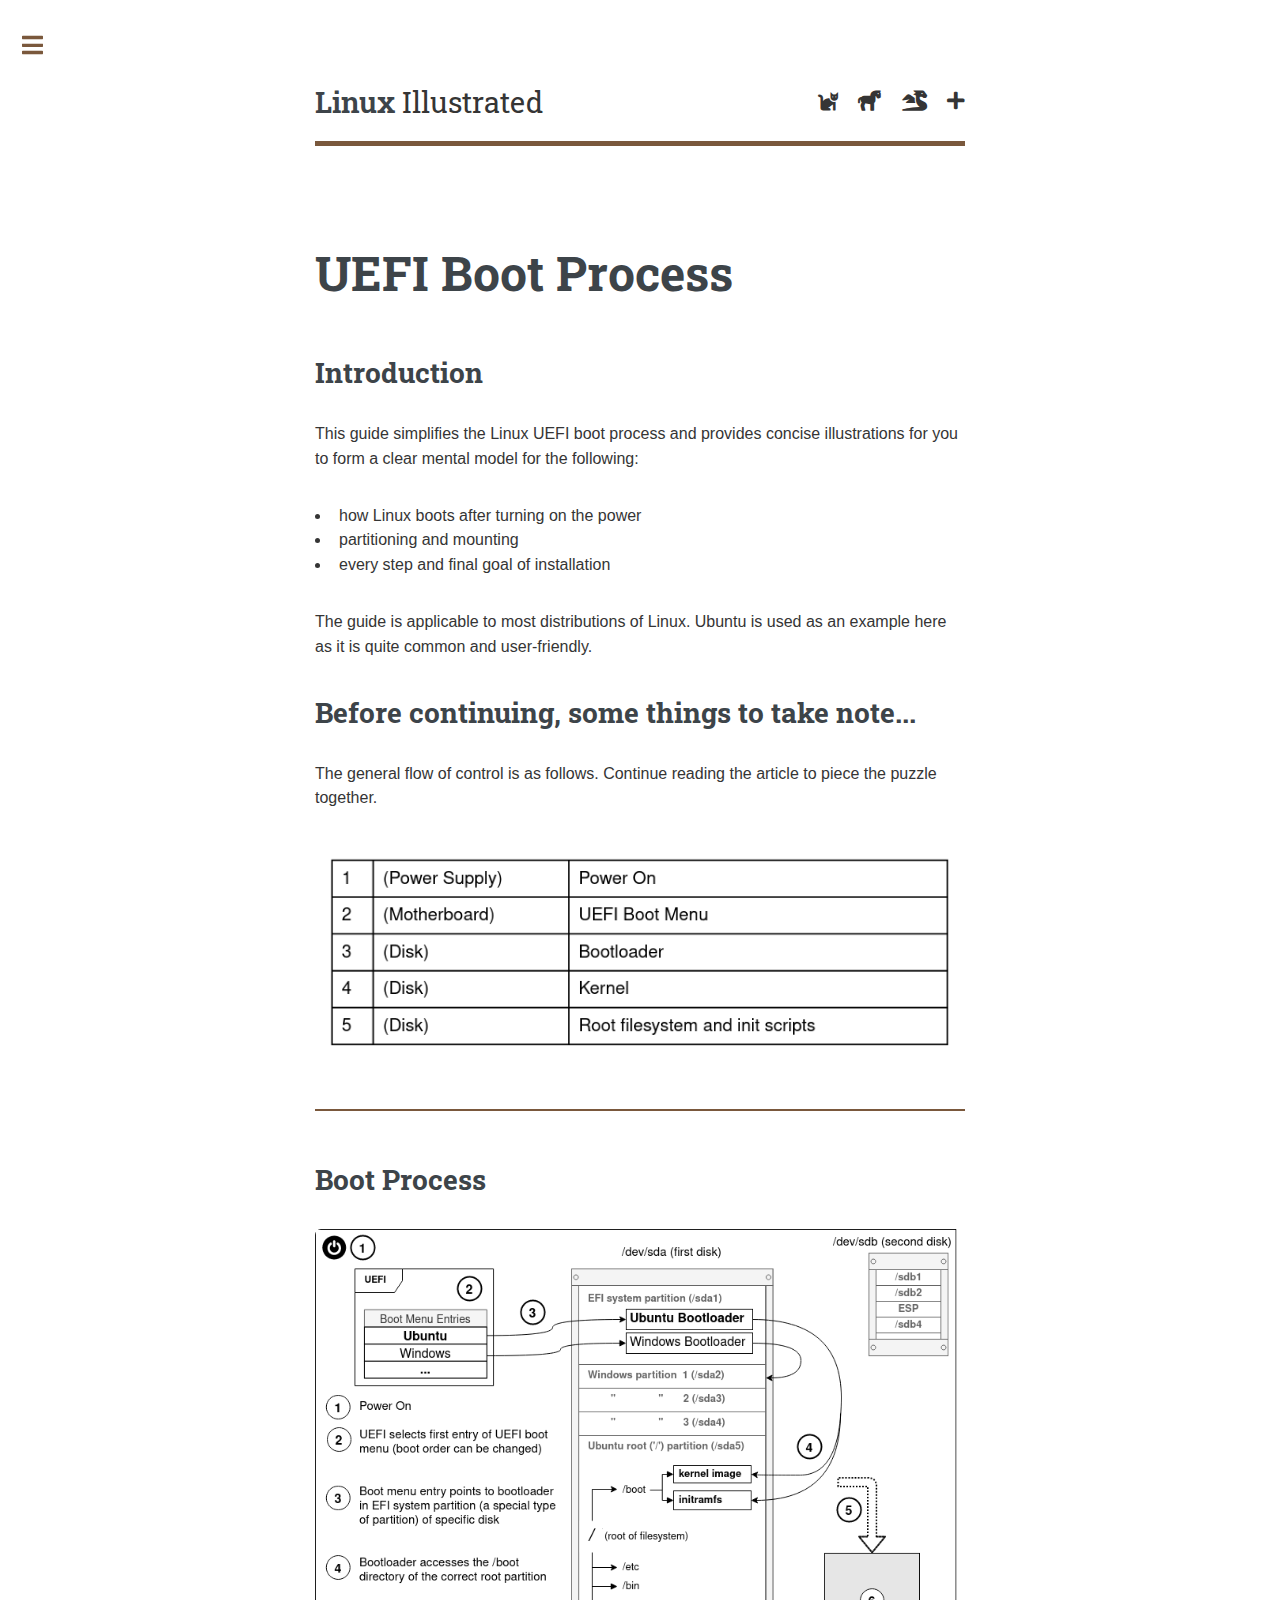
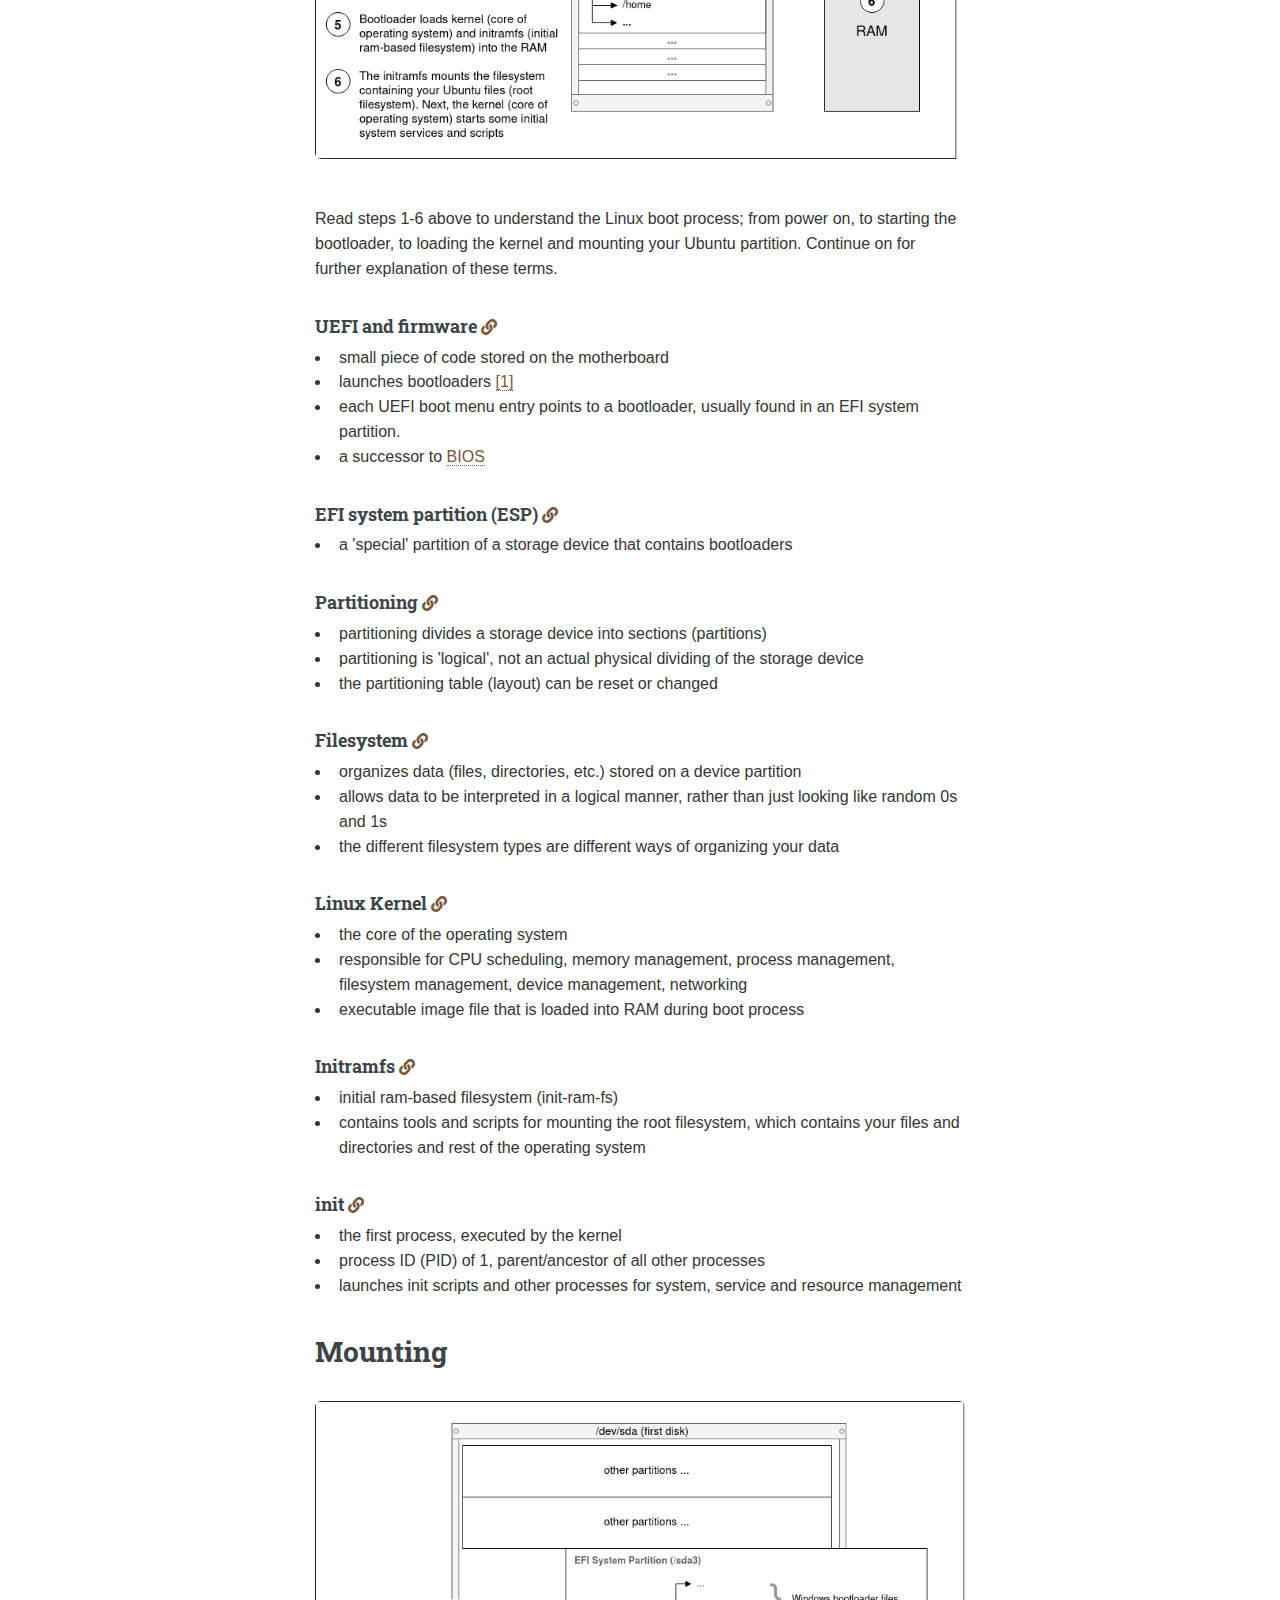
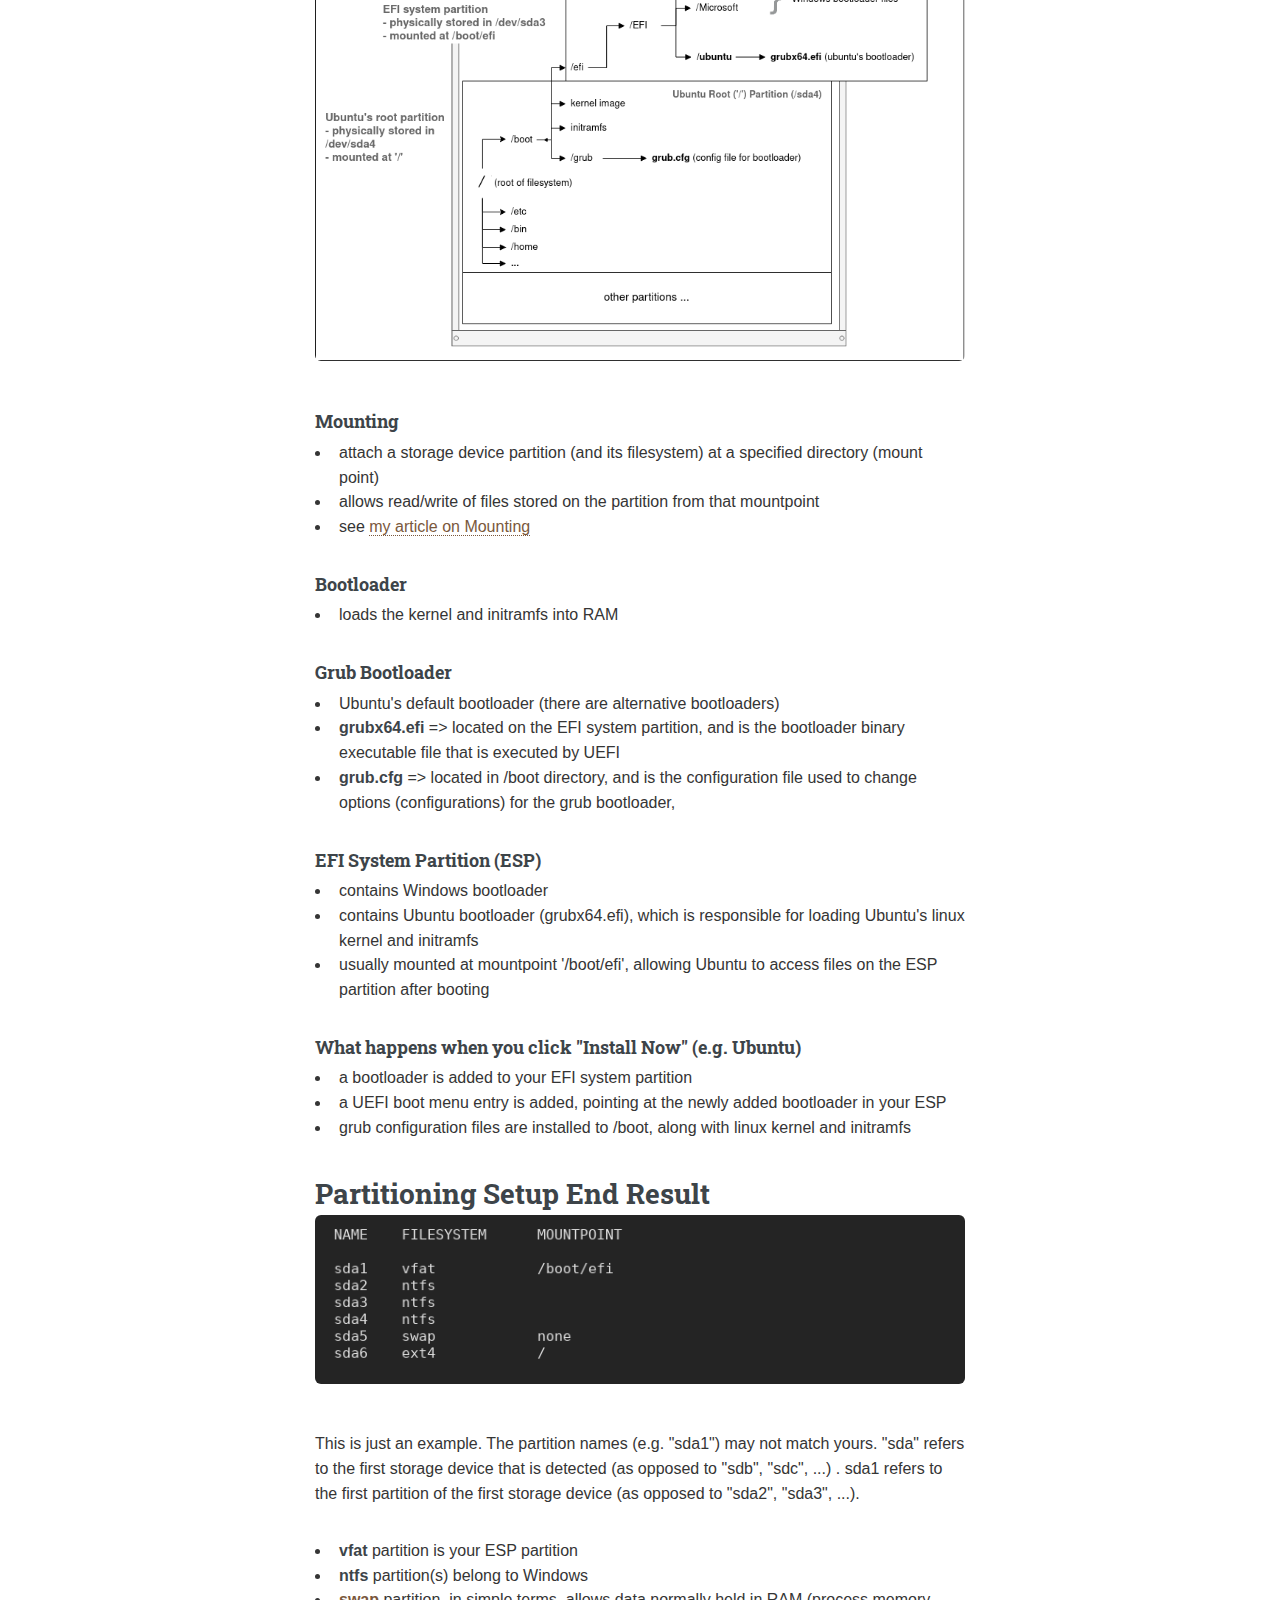
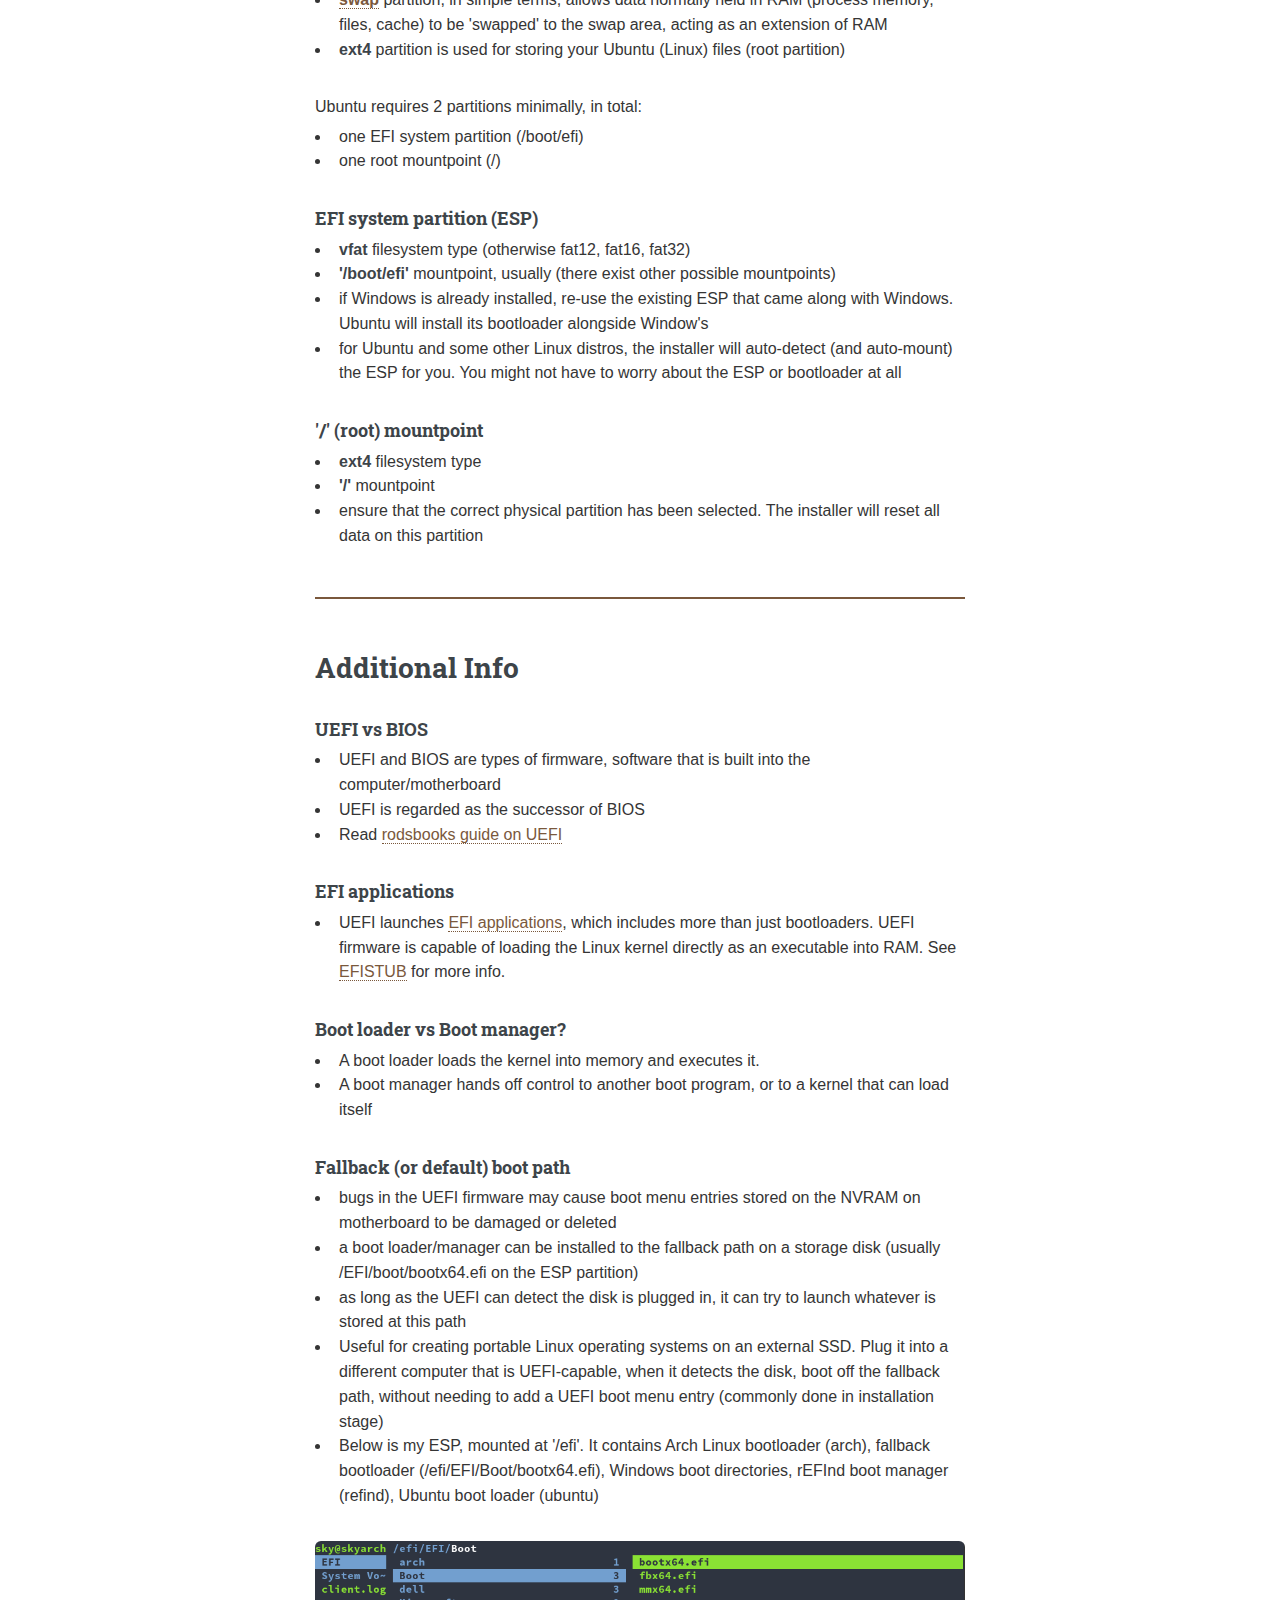
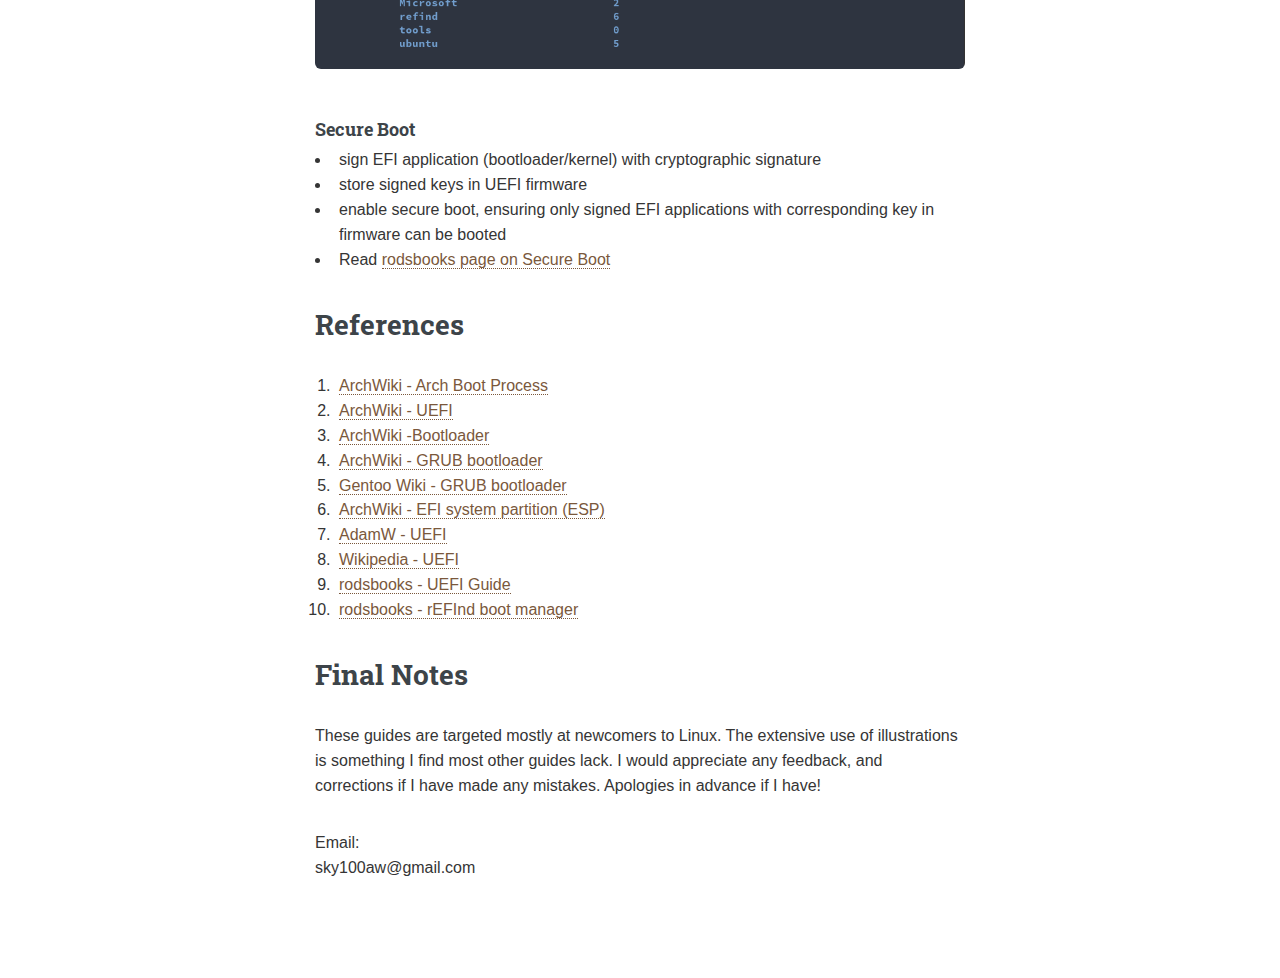
<file: boot/boot_UEFI.html>
<!DOCTYPE html>
<!--
	Editorial by HTML5 UP
	html5up.net | @ajlkn
	Free for personal and commercial use under the CCA 3.0 license (html5up.net/license)
-->
<html>
  <head>
    <title>Linux Illustrated - Boot UEFI</title>
    <meta charset="utf-8" />
    <meta
      name="viewport"
      content="width=device-width, initial-scale=1, user-scalable=no"
    />
    <link rel="stylesheet" href="../assets/css/main.css" />
    <link rel="icon" href="../images/icons/coffee_cup.svg" />
  </head>
  <body class="is-preload">
    <!-- Wrapper -->
    <div id="wrapper">
      <!-- Main -->
      <div id="main">
        <div class="inner" id="article-inner">
          <!-- Header -->
          <header id="header">
            <a href="../index.html" class="logo"
              ><strong>Linux</strong> Illustrated</a
            >
            <ul class="icons">
              <li>
                <a href="../topics.html" class="icon solid fa-cat"
                  ><span class="label">General</span></a
                >
              </li>

              <li>
                <a href="../topics.html" class="icon solid fa-horse"
                  ><span class="label">Boot</span></a
                >
              </li>

              <li>
                <a href="../topics.html" class="icon solid fa-dragon"
                  ><span class="label">Systems</span></a
                >
              </li>
              <li>
                <a href="../topics.html" class="icon solid fa-plus"
                  ><span class="label">Others</span></a
                >
              </li>
            </ul>
          </header>

          <!-- Content -->
          <section>
            <header class="main">
              <h1>UEFI Boot Process</h1>
            </header>

            <h2>Introduction</h2>

            <p>
              This guide simplifies the Linux UEFI boot process and provides
              concise illustrations for you to form a clear mental model for the
              following:
            </p>
            <ul>
              <li>how Linux boots after turning on the power</li>
              <li>partitioning and mounting</li>
              <li>every step and final goal of installation</li>
            </ul>

            <p>
              The guide is applicable to most distributions of Linux. Ubuntu is
              used as an example here as it is quite common and user-friendly.
            </p>

            <h2>Before continuing, some things to take note...</h2>

            <p>
              The general flow of control is as follows. Continue reading the
              article to piece the puzzle together.
            </p>
            <span class="image main"
              ><img
                src="../images/boot/uefi_flow_of_control.png"
                alt="UEFI flow of control"
            /></span>

            <p></p>

            <hr class="major" />

            <h2>Boot Process</h2>

            <span class="image main"
              ><img src="../images/boot/boot_01.png" alt=""
            /></span>

            <p>
              Read steps 1-6 above to understand the Linux boot process; from
              power on, to starting the bootloader, to loading the kernel and
              mounting your Ubuntu partition. Continue on for further
              explanation of these terms.
            </p>
            <h4 style="display: inline;">UEFI and firmware</h4>
            <a
              href="https://en.wikipedia.org/wiki/Unified_Extensible_Firmware_Interface"
              class="icon solid fa-link"
            ></a>

            <ul>
              <li>
                small piece of code stored on the motherboard
              </li>
              <li>launches bootloaders <a href="#additional-info">[1]</a></li>
              <li>
                each UEFI boot menu entry points to a bootloader, usually found
                in an EFI system partition.
              </li>
              <li>
                a successor to
                <a href="https://en.wikipedia.org/wiki/BIOS">BIOS</a>
              </li>
            </ul>

            <h4 style="display: inline;">EFI system partition (ESP)</h4>
            <a
              href="https://en.wikipedia.org/wiki/EFI_system_partition"
              class="icon solid fa-link"
            ></a>

            <ul>
              <li>
                a 'special' partition of a storage device that contains
                bootloaders
              </li>
            </ul>

            <h4 style="display: inline;">Partitioning</h4>
            <a
              href="https://wiki.archlinux.org/index.php/Partitioning"
              class="icon solid fa-link"
            ></a>

            <ul>
              <li>
                partitioning divides a storage device into sections (partitions)
              </li>
              <li>
                partitioning is 'logical', not an actual physical dividing of
                the storage device
              </li>
              <li>
                the partitioning table (layout) can be reset or changed
              </li>
            </ul>

            <h4 style="display: inline;">Filesystem</h4>
            <a
              href="https://wiki.archlinux.org/index.php/file_systems"
              class="icon solid fa-link"
            ></a>

            <ul>
              <li>
                organizes data (files, directories, etc.) stored on a device
                partition
              </li>
              <li>
                allows data to be interpreted in a logical manner, rather than
                just looking like random 0s and 1s
              </li>
              <li>
                the different filesystem types are different ways of organizing
                your data
              </li>
            </ul>

            <h4 style="display: inline;">Linux Kernel</h4>
            <a
              href="https://www.redhat.com/en/topics/linux/what-is-the-linux-kernel"
              class="icon solid fa-link"
            ></a>

            <ul>
              <li>
                the core of the operating system
              </li>
              <li>
                responsible for CPU scheduling, memory management, process
                management, filesystem management, device management, networking
              </li>
              <li>
                executable image file that is loaded into RAM during boot
                process
              </li>
            </ul>

            <h4 style="display: inline;">Initramfs</h4>
            <a
              href="https://wiki.gentoo.org/wiki/Initramfs/Guide"
              class="icon solid fa-link"
            ></a>

            <ul>
              <li>
                initial ram-based filesystem (init-ram-fs)
              </li>
              <li>
                contains tools and scripts for mounting the root filesystem,
                which contains your files and directories and rest of the
                operating system
              </li>
            </ul>

            <h4 style="display: inline;">init</h4>
            <a
              href="https://wiki.archlinux.org/index.php/Init"
              class="icon solid fa-link"
            ></a>

            <ul>
              <li>
                the first process, executed by the kernel
              </li>
              <li>
                process ID (PID) of 1, parent/ancestor of all other processes
              </li>
              <li>
                launches init scripts and other processes for system, service
                and resource management
              </li>
            </ul>

            <h2>Mounting</h2>

            <span class="image main"
              ><img src="../images/boot/mount_01.png" alt=""
            /></span>

            <h4 class="no-margins">Mounting</h4>
            <ul>
              <li>
                attach a storage device partition (and its filesystem) at a
                specified directory (mount point)
              </li>
              <li>
                allows read/write of files stored on the partition from that
                mountpoint
              </li>
              <li>
                see
                <a href="../general/mounting.html">my article on Mounting</a>
              </li>
            </ul>

            <h4 class="no-margins">Bootloader</h4>
            <ul>
              <li>
                loads the kernel and initramfs into RAM
              </li>
            </ul>

            <h4 class="no-margins">Grub Bootloader</h4>
            <ul>
              <li>
                Ubuntu's default bootloader (there are alternative bootloaders)
              </li>
              <li>
                <strong>grubx64.efi</strong> => located on the EFI system
                partition, and is the bootloader binary executable file that is
                executed by UEFI
              </li>
              <li>
                <strong>grub.cfg</strong> => located in /boot directory, and is
                the configuration file used to change options (configurations)
                for the grub bootloader,
              </li>
            </ul>

            <h4 class="no-margins" id="EFI_system_partition">
              EFI System Partition (ESP)
            </h4>
            <ul>
              <li>
                contains Windows bootloader
              </li>
              <li>
                contains Ubuntu bootloader (grubx64.efi), which is responsible
                for loading Ubuntu's linux kernel and initramfs
              </li>
              <li>
                usually mounted at mountpoint '/boot/efi', allowing Ubuntu to
                access files on the ESP partition after booting
              </li>
            </ul>

            <h4 class="no-margins">
              What happens when you click "Install Now" (e.g. Ubuntu)
            </h4>
            <ul>
              <li>
                a bootloader is added to your EFI system partition
              </li>
              <li>
                a UEFI boot menu entry is added, pointing at the newly added
                bootloader in your ESP
              </li>
              <li>
                grub configuration files are installed to /boot, along with
                linux kernel and initramfs
              </li>
            </ul>

            <h2 class="no-margins">Partitioning Setup End Result</h2>

            <span class="image main"
              ><img
                src="../images/boot/partition_01.png"
                alt="basic partitioning end result"
            /></span>

            <p>
              This is just an example. The partition names (e.g. "sda1") may not
              match yours. "sda" refers to the first storage device that is
              detected (as opposed to "sdb", "sdc", ...) . sda1 refers to the
              first partition of the first storage device (as opposed to "sda2",
              "sda3", ...).
            </p>

            <ul>
              <li><strong>vfat</strong> partition is your ESP partition</li>
              <li><strong>ntfs</strong> partition(s) belong to Windows</li>
              <li>
                <strong>
                  <a href="https://wiki.archlinux.org/index.php/swap#Swap_space"
                    >swap</a
                  >
                </strong>
                partition, in simple terms, allows data normally held in RAM
                (process memory, files, cache) to be 'swapped' to the swap area,
                acting as an extension of RAM
              </li>
              <li>
                <strong>ext4</strong> partition is used for storing your Ubuntu
                (Linux) files (root partition)
              </li>
            </ul>

            <span>
              Ubuntu requires 2 partitions minimally, in total:
            </span>

            <ul>
              <li>
                one EFI system partition (/boot/efi)
              </li>
              <li>
                one root mountpoint (/)
              </li>
            </ul>

            <h4 class="no-margins">EFI system partition (ESP)</h4>
            <ul>
              <li>
                <strong>vfat</strong> filesystem type (otherwise fat12, fat16,
                fat32)
              </li>
              <li>
                <strong>'/boot/efi'</strong> mountpoint, usually (there exist
                other possible mountpoints)
              </li>
              <li>
                if Windows is already installed, re-use the existing ESP that
                came along with Windows. Ubuntu will install its bootloader
                alongside Window's
              </li>
              <li>
                for Ubuntu and some other Linux distros, the installer will
                auto-detect (and auto-mount) the ESP for you. You might not have
                to worry about the ESP or bootloader at all
              </li>
            </ul>

            <h4 class="no-margins">'/' (root) mountpoint</h4>
            <ul>
              <li><strong>ext4</strong> filesystem type</li>
              <li><strong>'/'</strong> mountpoint</li>
              <li>
                ensure that the correct physical partition has been selected.
                The installer will reset all data on this partition
              </li>
            </ul>

            <hr class="major" />

            <h2 id="additional-info">Additional Info</h2>

            <h4 class="no-margins">UEFI vs BIOS</h4>
            <ul>
              <li>
                UEFI and BIOS are types of firmware, software that is built into
                the computer/motherboard
              </li>
              <li>
                UEFI is regarded as the successor of BIOS
              </li>
              <li>
                Read
                <a href="http://www.rodsbooks.com/linux-uefi/"
                  >rodsbooks guide on UEFI</a
                >
              </li>
            </ul>

            <h4 class="no-margins">EFI applications</h4>
            <ul>
              <li>
                UEFI launches
                <a
                  href="https://wiki.archlinux.org/index.php/Arch_boot_process#UEFI"
                  >EFI applications</a
                >, which includes more than just bootloaders. UEFI firmware is
                capable of loading the Linux kernel directly as an executable
                into RAM. See
                <a href="https://wiki.archlinux.org/index.php/EFISTUB"
                  >EFISTUB</a
                >
                for more info.
              </li>
            </ul>

            <h4 class="no-margins">Boot loader vs Boot manager?</h4>
            <ul>
              <li>
                A boot loader loads the kernel into memory and executes it.
              </li>
              <li>
                A boot manager hands off control to another boot program, or to
                a kernel that can load itself
              </li>
            </ul>

            <h4 class="no-margins">Fallback (or default) boot path</h4>
            <ul>
              <li>
                bugs in the UEFI firmware may cause boot menu entries stored on
                the NVRAM on motherboard to be damaged or deleted
              </li>
              <li>
                a boot loader/manager can be installed to the fallback path on a
                storage disk (usually /EFI/boot/bootx64.efi on the ESP
                partition)
              </li>
              <li>
                as long as the UEFI can detect the disk is plugged in, it can
                try to launch whatever is stored at this path
              </li>
              <li>
                Useful for creating portable Linux operating systems on an
                external SSD. Plug it into a different computer that is
                UEFI-capable, when it detects the disk, boot off the fallback
                path, without needing to add a UEFI boot menu entry (commonly
                done in installation stage)
              </li>
              <li>
                Below is my ESP, mounted at '/efi'. It contains Arch Linux
                bootloader (arch), fallback bootloader
                (/efi/EFI/Boot/bootx64.efi), Windows boot directories, rEFInd
                boot manager (refind), Ubuntu boot loader (ubuntu)
              </li>
            </ul>

            <span class="image main"
              ><img src="../images/boot/fallback_path.png" alt=""
            /></span>

            <h4 class="no-margins">Secure Boot</h4>
            <ul>
              <li>
                sign EFI application (bootloader/kernel) with cryptographic
                signature
              </li>
              <li>
                store signed keys in UEFI firmware
              </li>
              <li>
                enable secure boot, ensuring only signed EFI applications with
                corresponding key in firmware can be booted
              </li>
              <li>
                Read
                <a
                  href="http://www.rodsbooks.com/efi-bootloaders/secureboot.html"
                  >rodsbooks page on Secure Boot</a
                >
              </li>
            </ul>

            <h2>References</h2>
            <ol>
              <li>
                <a href="https://wiki.archlinux.org/index.php/Arch_boot_process"
                  >ArchWiki - Arch Boot Process</a
                >
              </li>
              <li>
                <a
                  href="https://wiki.archlinux.org/index.php/Unified_Extensible_Firmware_Interface"
                  >ArchWiki - UEFI</a
                >
              </li>
              <li>
                <a
                  href="https://wiki.archlinux.org/index.php/Arch_boot_process#Boot_loader"
                  >ArchWiki -Bootloader</a
                >
              </li>
              <li>
                <a href="https://wiki.archlinux.org/index.php/GRUB"
                  >ArchWiki - GRUB bootloader</a
                >
              </li>
              <li>
                <a href="https://wiki.gentoo.org/wiki/GRUB2"
                  >Gentoo Wiki - GRUB bootloader</a
                >
              </li>

              <li>
                <a
                  href="https://wiki.archlinux.org/index.php/EFI_system_partition"
                  >ArchWiki - EFI system partition (ESP)</a
                >
              </li>
              <li>
                <a
                  href="https://www.happyassassin.net/posts/2014/01/25/uefi-boot-how-does-that-actually-work-then/"
                  >AdamW - UEFI</a
                >
              </li>
              <li>
                <a
                  href="https://en.wikipedia.org/wiki/Unified_Extensible_Firmware_Interface"
                  >Wikipedia - UEFI</a
                >
              </li>
              <li>
                <a href="https://www.rodsbooks.com/linux-uefi/"
                  >rodsbooks - UEFI Guide</a
                >
              </li>
              <li>
                <a href="http://www.rodsbooks.com/refind/"
                  >rodsbooks - rEFInd boot manager</a
                >
              </li>
            </ol>

            <h2>Final Notes</h2>
            <p>
              These guides are targeted mostly at newcomers to Linux. The
              extensive use of illustrations is something I find most other
              guides lack. I would appreciate any feedback, and corrections if I
              have made any mistakes. Apologies in advance if I have!
            </p>
            <p>
              Email:
              <br />
              sky100aw@gmail.com
            </p>
          </section>
        </div>
      </div>

      <!-- SIDE BAR STARTS BELOW -->
      <!-- SIDE BAR STARTS BELOW -->
      <!-- SIDE BAR STARTS BELOW -->

      <!-- Sidebar -->
      <div id="sidebar">
        <div class="inner">
          <!-- Menu -->
          <nav id="menu">
            <header class="major">
              <h2>Menu</h2>
            </header>
            <ul>
              <li><a href="../index.html">Homepage</a></li>
              <li>
                <span class="opener">
                  <a
                    href=""
                    class="icon solid fa-cat"
                    style="
                      display: inline;
                      font-size: 20px;
                      margin-right: 10px;
                    "
                  ></a>
                  General
                </span>
                <ul>
                  <li>
                    <a href="../general/what_is_linux.html">What Is Linux?</a>
                  </li>
                  <li>
                    <a href="../general/mounting.html">Mounting</a>
                  </li>
                </ul>
              </li>
              <li>
                <span class="opener">
                  <a
                    href=""
                    class="icon solid fa-horse"
                    style="
                      display: inline;
                      font-size: 18px;
                      margin-right: 10px;
                    "
                  ></a>
                  Boot
                </span>
                <ul>
                  <li>
                    <a href="../boot/boot.html">Boot</a>
                  </li>
                  <li>
                    <a href="../boot/boot_UEFI.html">Boot UEFI</a>
                  </li>
                  <li>
                    <a href="../boot/boot_BIOS.html">Boot BIOS</a>
                  </li>
                </ul>
              </li>

              <li>
                <span class="opener">
                  <a
                    href=""
                    class="icon solid fa-dragon"
                    style="
                      display: inline;
                      font-size: 16px;
                      margin-right: 10px;
                    "
                  ></a>
                  Systems
                </span>

                <ul>
                  <li>
                    <a href=""></a>
                  </li>
                </ul>
              </li>
              <li>
                <span class="opener">
                  <a
                    href=""
                    class="icon solid fa-plus"
                    style="
                      display: inline;
                      font-size: 22px;
                      margin-right: 10px;
                    "
                  ></a>
                  Others
                </span>

                <ul>
                  <li>
                    <a href=""></a>
                  </li>
                </ul>
              </li>
            </ul>
          </nav>

          <!-- Footer -->
          <footer id="footer">
            <p class="copyright">
              &copy; Untitled. All rights reserved. Demo Images:
              <a href="https://unsplash.com">Unsplash</a>. Design:
              <a href="https://html5up.net">HTML5 UP</a>.
              <br />
              Coffee cup icon made by
              <a href="https://www.flaticon.com/authors/freepik" title="Freepik"
                >Freepik</a
              >
            </p>
          </footer>
        </div>
      </div>
    </div>

    <!-- Scripts -->
    <script src="../assets/js/jquery.min.js"></script>
    <script src="../assets/js/browser.min.js"></script>
    <script src="../assets/js/breakpoints.min.js"></script>
    <script src="../assets/js/util.js"></script>
    <script src="../assets/js/main.js"></script>
  </body>
</html>
</file>
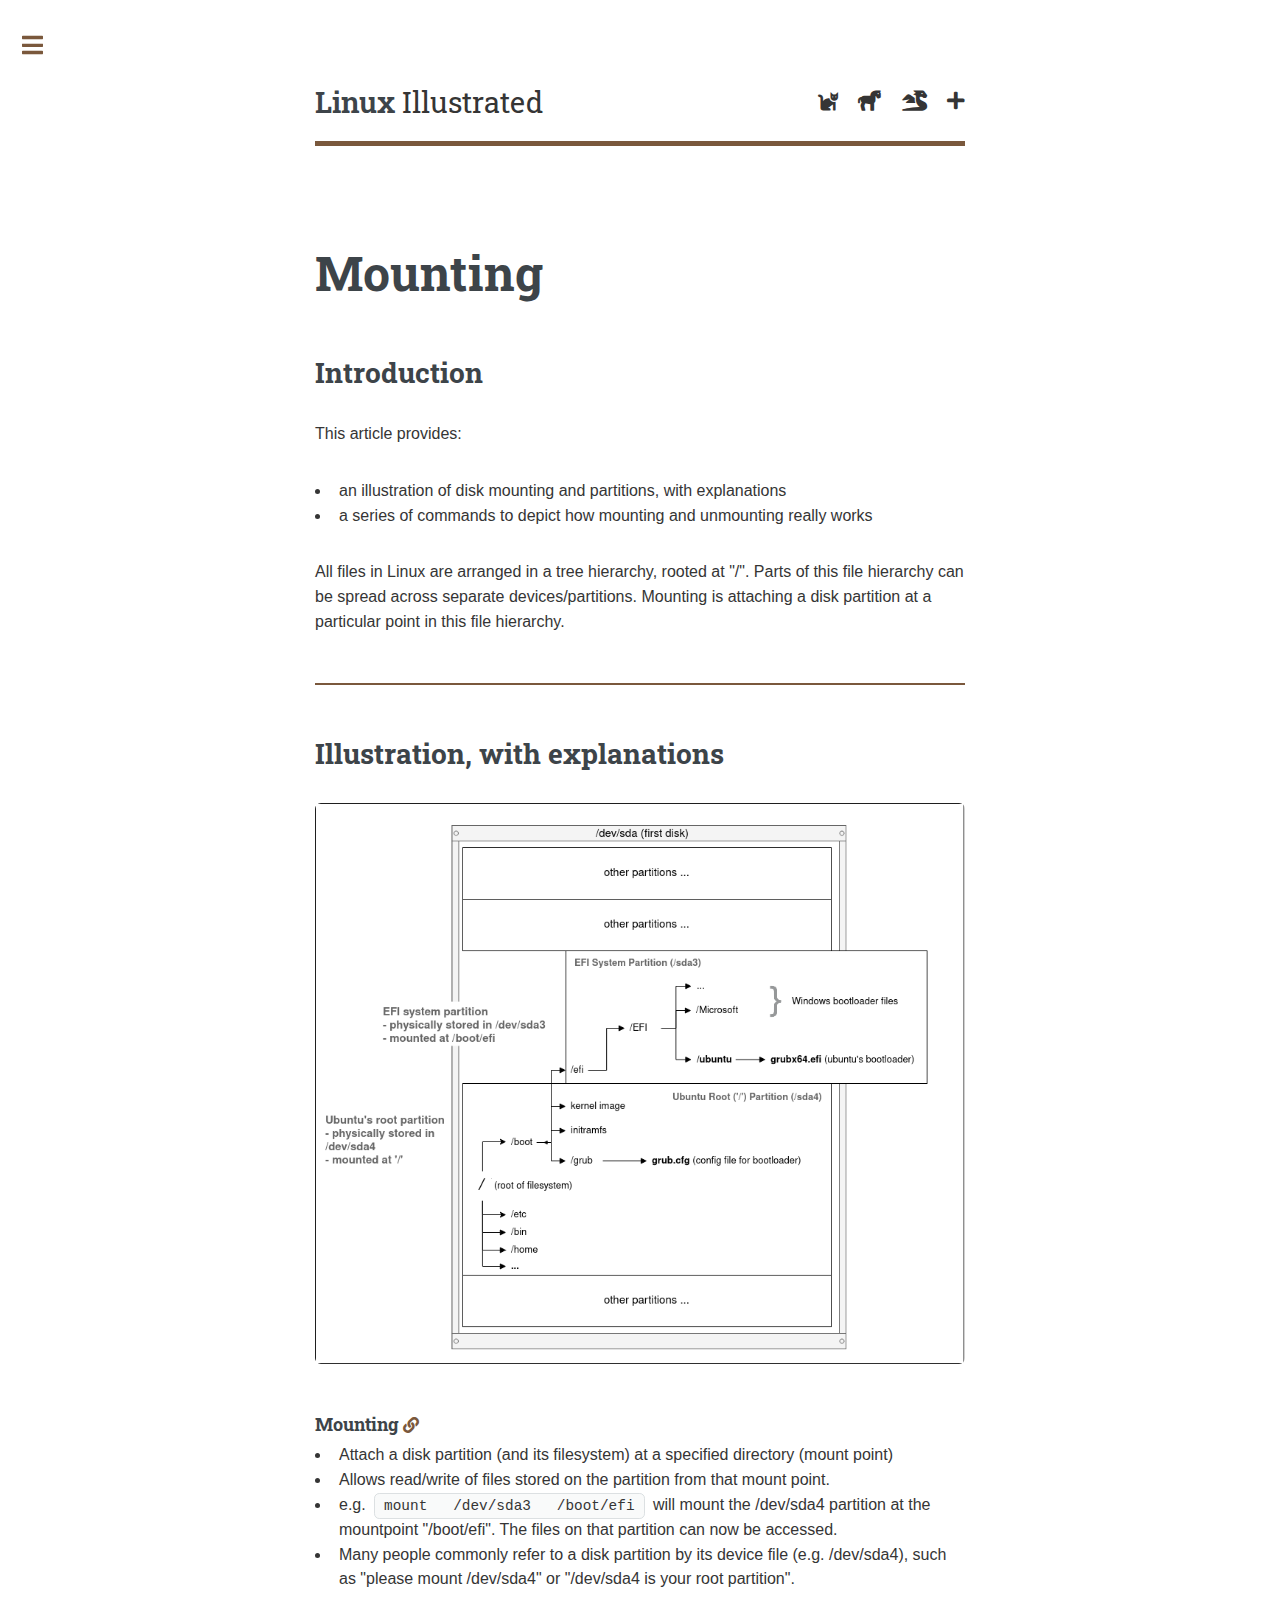
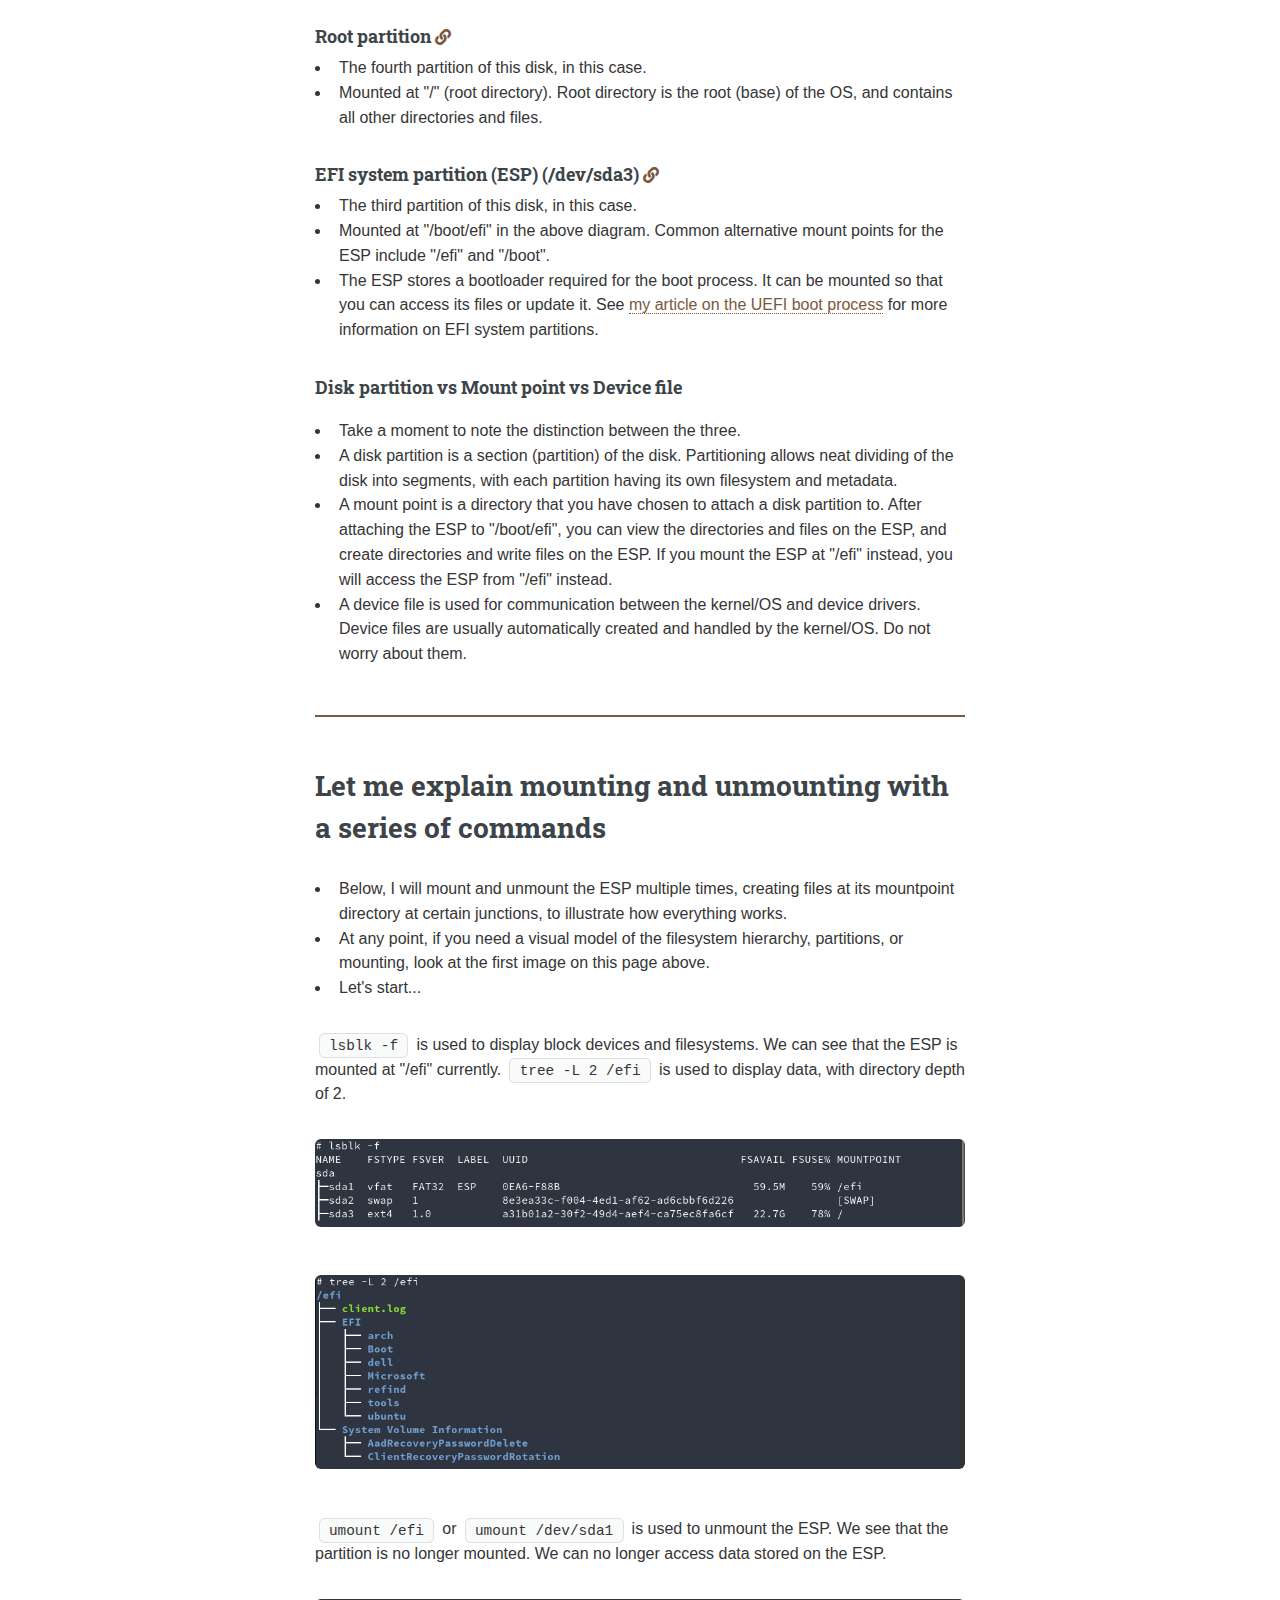
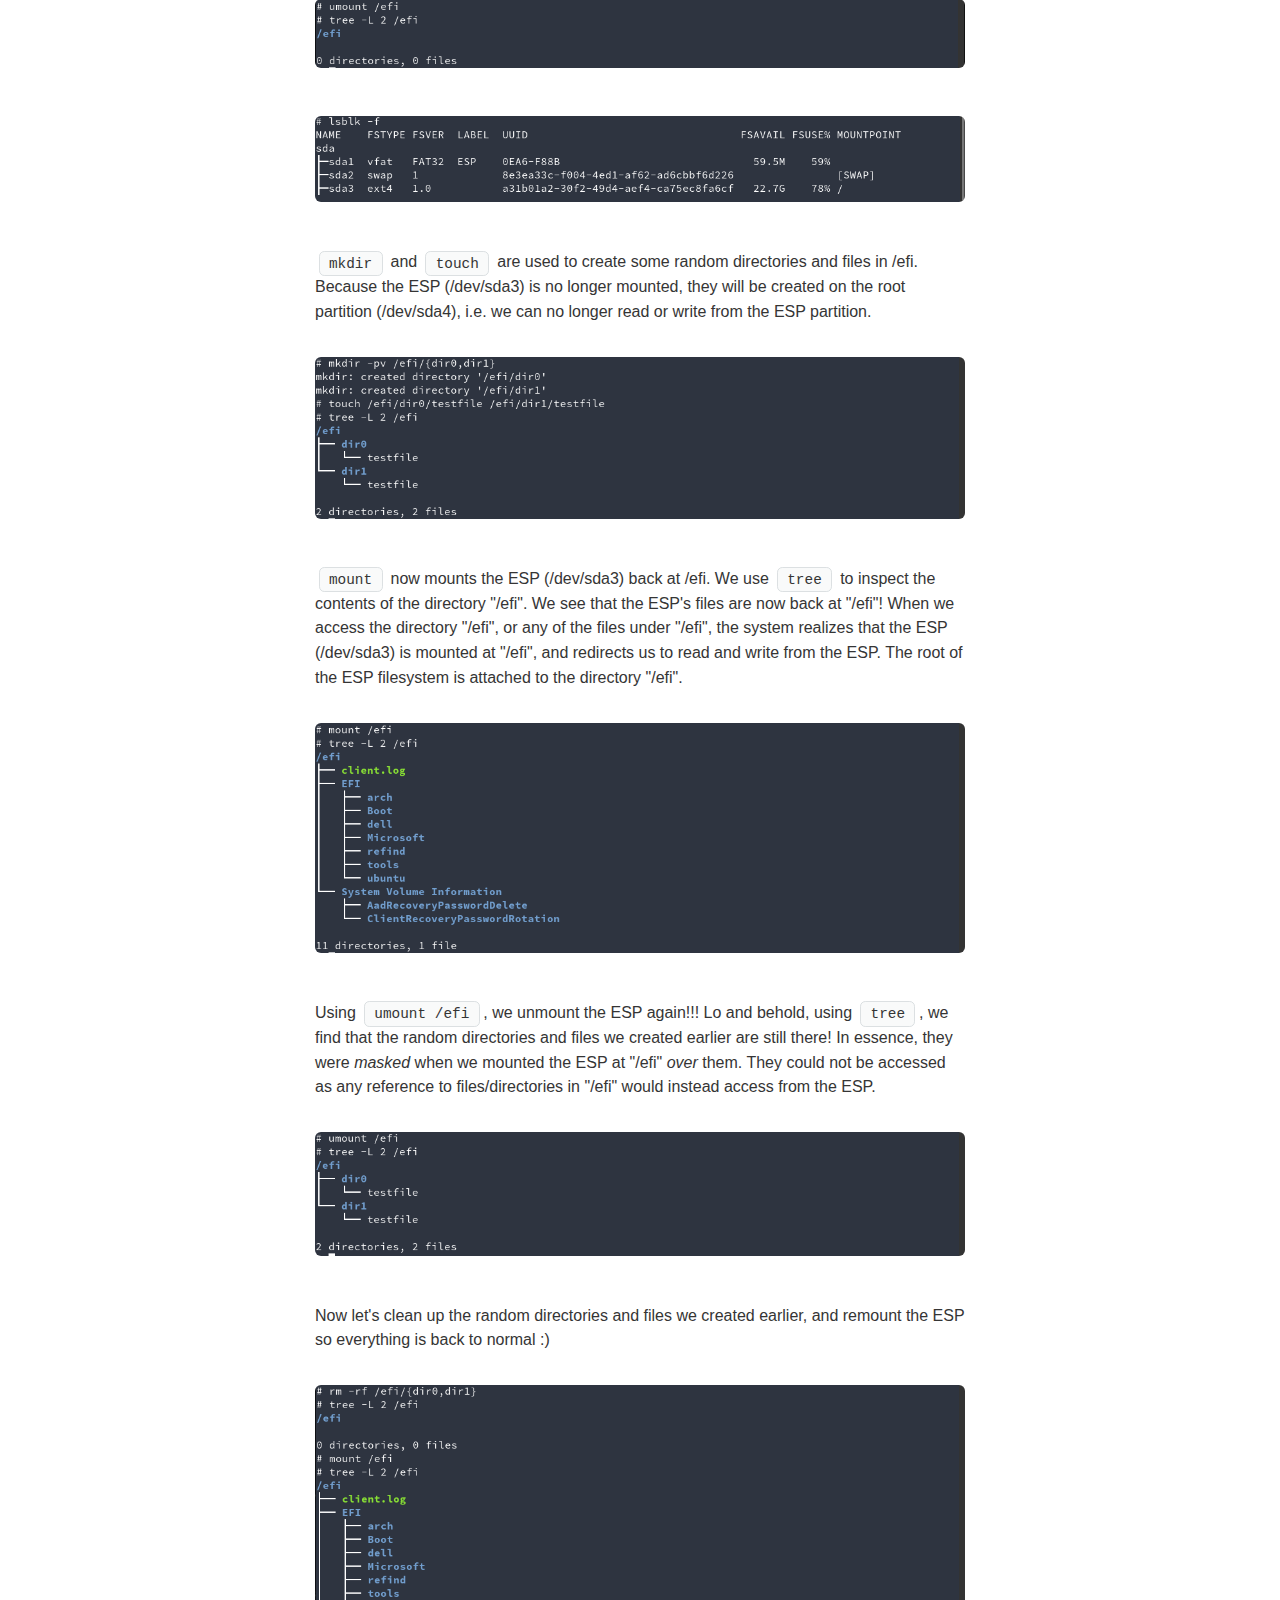
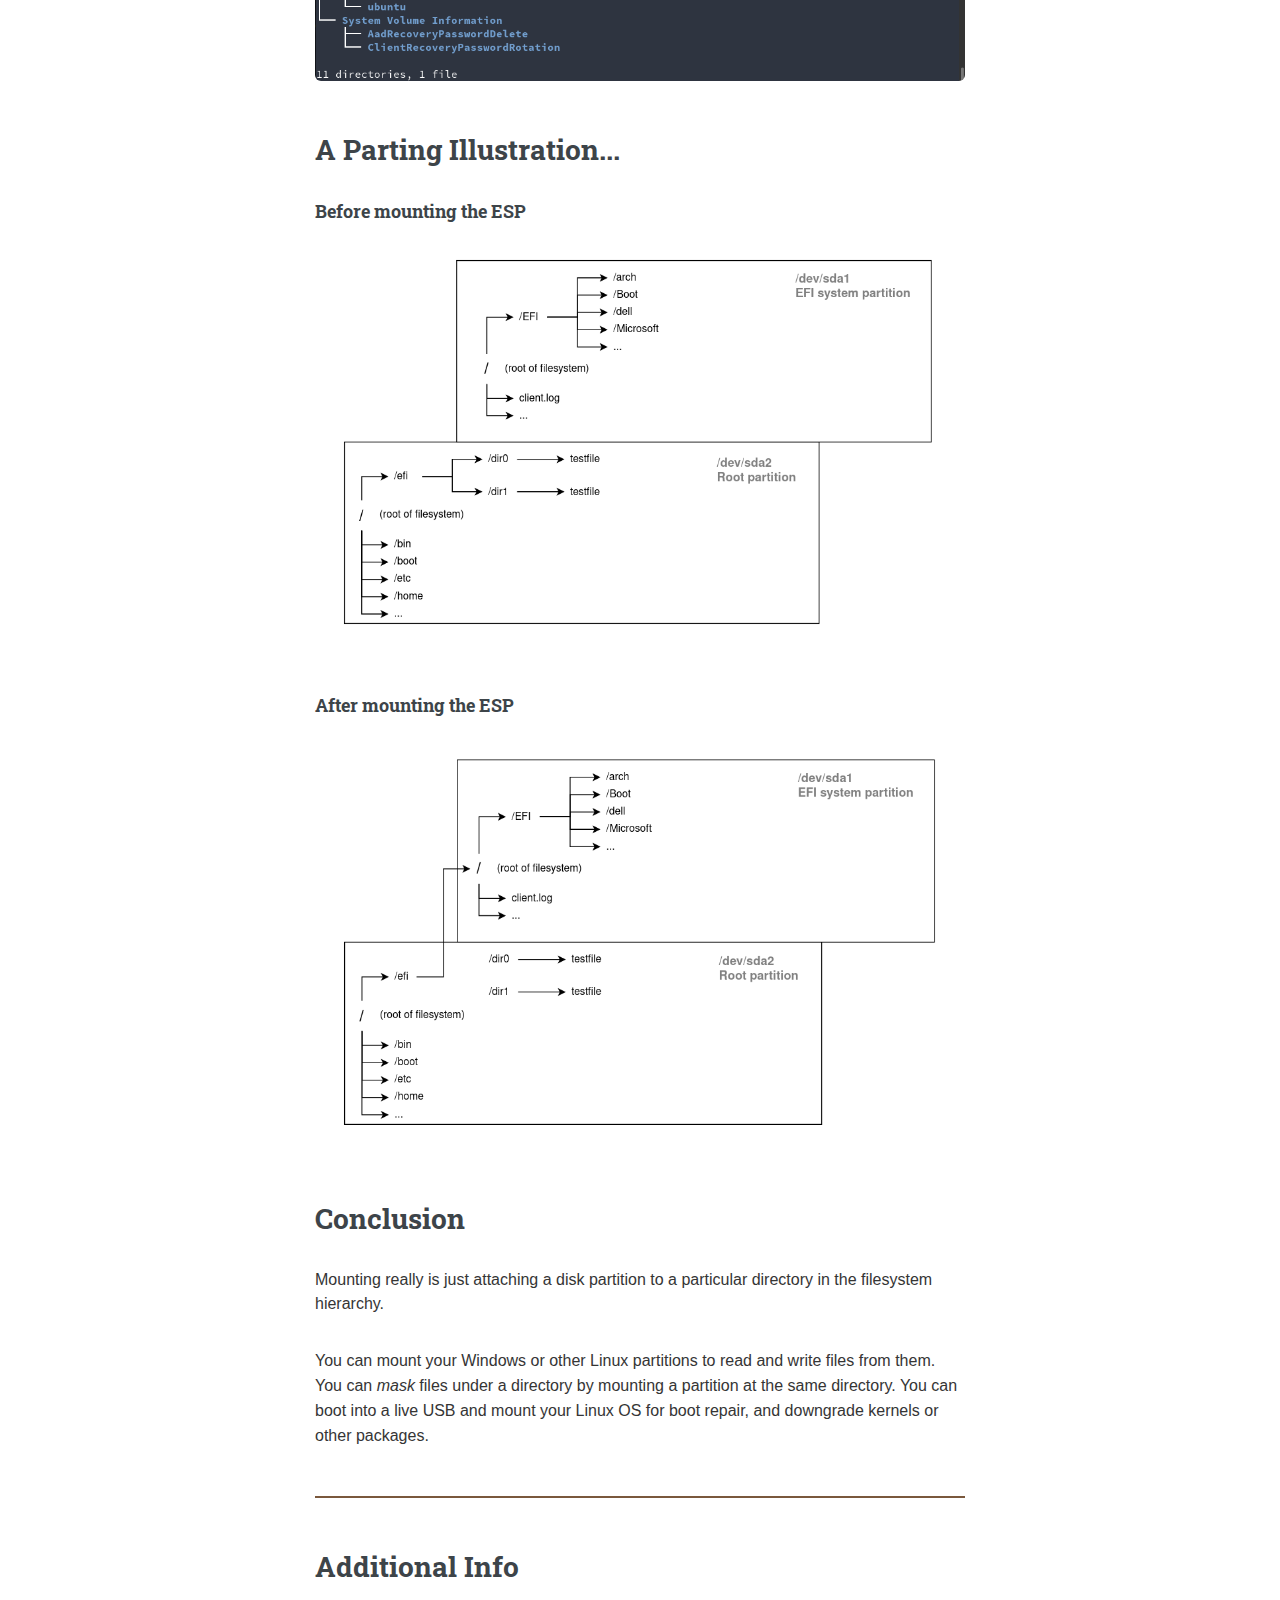
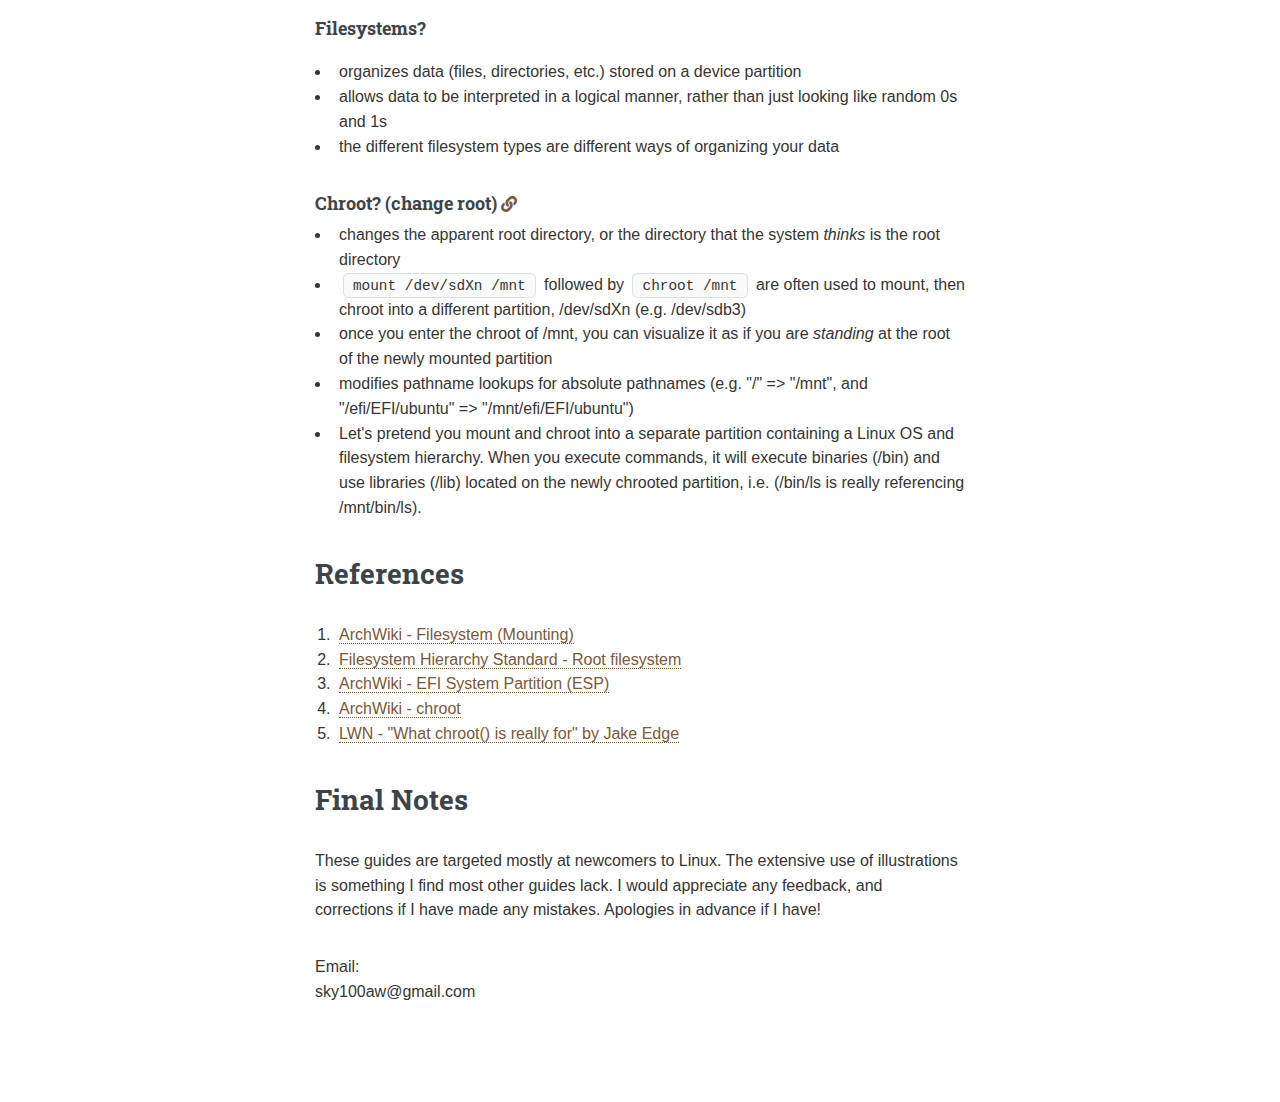
<file: general/mounting.html>
<!DOCTYPE html>
<!--
	Editorial by HTML5 UP
	html5up.net | @ajlkn
	Free for personal and commercial use under the CCA 3.0 license (html5up.net/license)
-->
<html>
  <head>
    <title>Linux Illustrated - Mounting</title>
    <meta charset="utf-8" />
    <meta
      name="viewport"
      content="width=device-width, initial-scale=1, user-scalable=no"
    />
    <link rel="stylesheet" href="../assets/css/main.css" />
    <link rel="icon" href="../images/icons/coffee_cup.svg" />
  </head>
  <body class="is-preload">
    <!-- Wrapper -->
    <div id="wrapper">
      <!-- Main -->
      <div id="main">
        <div class="inner" id="article-inner">
          <!-- Header -->
          <header id="header">
            <a href="../index.html" class="logo"
              ><strong>Linux</strong> Illustrated</a
            >
            <ul class="icons">
              <li>
                <a href="../topics.html" class="icon solid fa-cat"
                  ><span class="label">General</span></a
                >
              </li>

              <li>
                <a href="../topics.html" class="icon solid fa-horse"
                  ><span class="label">Boot</span></a
                >
              </li>

              <li>
                <a href="../topics.html" class="icon solid fa-dragon"
                  ><span class="label">Systems</span></a
                >
              </li>
              <li>
                <a href="../topics.html" class="icon solid fa-plus"
                  ><span class="label">Others</span></a
                >
              </li>
            </ul>
          </header>

          <!-- Content -->
          <section>
            <header class="main">
              <h1>Mounting</h1>
            </header>

            <h2>Introduction</h2>

            <p>
              This article provides:
            </p>
            <ul>
              <li>
                an illustration of disk mounting and partitions, with
                explanations
              </li>
              <li>
                a series of commands to depict how mounting and unmounting
                really works
              </li>
            </ul>

            <p>
              All files in Linux are arranged in a tree hierarchy, rooted at
              "/". Parts of this file hierarchy can be spread across separate
              devices/partitions. Mounting is attaching a disk partition at a
              particular point in this file hierarchy.
            </p>

            <hr class="major" />

            <h2>Illustration, with explanations</h2>

            <span class="image main"
              ><img src="../images/boot/mount_01.png" alt=""
            /></span>

            <h4 style="display: inline;">Mounting</h4>
            <a
              href="https://wiki.archlinux.org/index.php/file_systems#Mount_a_file_system"
              class="icon solid fa-link"
            ></a>
            <ul>
              <li>
                Attach a disk partition (and its filesystem) at a specified
                directory (mount point)
              </li>
              <li>
                Allows read/write of files stored on the partition from that
                mount point.
              </li>
              <li>
                e.g. <code>mount &nbsp; /dev/sda3 &nbsp; /boot/efi</code> will
                mount the /dev/sda4 partition at the mountpoint "/boot/efi". The
                files on that partition can now be accessed.
              </li>
              <li>
                Many people commonly refer to a disk partition by its device
                file (e.g. /dev/sda4), such as "please mount /dev/sda4" or
                "/dev/sda4 is your root partition".
              </li>
            </ul>

            <h4 style="display: inline;">Root partition</h4>
            <a
              href="https://refspecs.linuxfoundation.org/FHS_3.0/fhs-3.0.html#theRootFilesystem"
              class="icon solid fa-link"
            ></a>
            <ul>
              <li>
                The fourth partition of this disk, in this case.
              </li>
              <li>
                Mounted at "/" (root directory). Root directory is the root
                (base) of the OS, and contains all other directories and files.
              </li>
            </ul>

            <h4 style="display: inline;">
              EFI system partition (ESP) (/dev/sda3)
            </h4>
            <a
              href="https://wiki.archlinux.org/index.php/EFI_system_partition"
              class="icon solid fa-link"
            ></a>
            <ul>
              <li>
                The third partition of this disk, in this case.
              </li>
              <li>
                Mounted at "/boot/efi" in the above diagram. Common alternative
                mount points for the ESP include "/efi" and "/boot".
              </li>
              <li>
                The ESP stores a bootloader required for the boot process. It
                can be mounted so that you can access its files or update it.
                See
                <a href="../boot/boot_UEFI.html#EFI_system_partition"
                  >my article on the UEFI boot process</a
                >
                for more information on EFI system partitions.
              </li>
            </ul>

            <h4>Disk partition vs Mount point vs Device file</h4>
            <ul>
              <li>
                Take a moment to note the distinction between the three.
              </li>
              <li>
                A disk partition is a section (partition) of the disk.
                Partitioning allows neat dividing of the disk into segments,
                with each partition having its own filesystem and metadata.
              </li>
              <li>
                A mount point is a directory that you have chosen to attach a
                disk partition to. After attaching the ESP to "/boot/efi", you
                can view the directories and files on the ESP, and create
                directories and write files on the ESP. If you mount the ESP at
                "/efi" instead, you will access the ESP from "/efi" instead.
              </li>
              <li>
                A device file is used for communication between the kernel/OS
                and device drivers. Device files are usually automatically
                created and handled by the kernel/OS. Do not worry about them.
              </li>
            </ul>

            <hr class="major" />

            <h2>
              Let me explain mounting and unmounting with a series of commands
            </h2>

            <ul>
              <li>
                Below, I will mount and unmount the ESP multiple times, creating
                files at its mountpoint directory at certain junctions, to
                illustrate how everything works.
              </li>
              <li>
                At any point, if you need a visual model of the filesystem
                hierarchy, partitions, or mounting, look at the first image on
                this page above.
              </li>
              <li>
                Let's start...
              </li>
            </ul>
            <p>
              <code>lsblk -f</code> is used to display block devices and
              filesystems. We can see that the ESP is mounted at "/efi"
              currently. <code>tree -L 2 /efi</code> is used to display data,
              with directory depth of 2.
            </p>
            <span class="image main"
              ><img src="../images/general/mount_01.png" alt=""
            /></span>
            <span class="image main"
              ><img src="../images/general/mount_02.png" alt=""
            /></span>

            <p>
              <code>umount /efi</code> or <code>umount /dev/sda1</code> is used
              to unmount the ESP. We see that the partition is no longer
              mounted. We can no longer access data stored on the ESP.
            </p>
            <span class="image main"
              ><img src="../images/general/mount_03.png" alt=""
            /></span>
            <span class="image main"
              ><img src="../images/general/mount_04.png" alt=""
            /></span>

            <p>
              <code>mkdir</code> and <code>touch</code> are used to create some
              random directories and files in /efi. Because the ESP (/dev/sda3)
              is no longer mounted, they will be created on the root partition
              (/dev/sda4), i.e. we can no longer read or write from the ESP
              partition.
            </p>

            <span class="image main"
              ><img src="../images/general/mount_05.png" alt=""
            /></span>

            <p>
              <code>mount</code> now mounts the ESP (/dev/sda3) back at /efi. We
              use <code>tree</code> to inspect the contents of the directory
              "/efi". We see that the ESP's files are now back at "/efi"! When
              we access the directory "/efi", or any of the files under "/efi",
              the system realizes that the ESP (/dev/sda3) is mounted at "/efi",
              and redirects us to read and write from the ESP. The root of the
              ESP filesystem is attached to the directory "/efi".
            </p>
            <span class="image main"
              ><img src="../images/general/mount_06.png" alt=""
            /></span>

            <p>
              Using <code>umount /efi</code>, we unmount the ESP again!!! Lo and
              behold, using <code>tree</code>, we find that the random
              directories and files we created earlier are still there! In
              essence, they were <em>masked</em> when we mounted the ESP at
              "/efi" <em>over</em> them. They could not be accessed as any
              reference to files/directories in "/efi" would instead access from
              the ESP.
            </p>
            <span class="image main"
              ><img src="../images/general/mount_07.png" alt=""
            /></span>

            <p>
              Now let's clean up the random directories and files we created
              earlier, and remount the ESP so everything is back to normal :)
            </p>
            <span class="image main"
              ><img src="../images/general/mount_08.png" alt=""
            /></span>

            <h2>A Parting Illustration...</h2>
            <h4>
              Before mounting the ESP
            </h4>
            <span class="image main"
              ><img src="../images/general/mount_09.png" alt=""
            /></span>

            <h4>
              After mounting the ESP
            </h4>
            <span class="image main"
              ><img src="../images/general/mount_10.png" alt=""
            /></span>

            <h2>Conclusion</h2>
            <p>
              Mounting really is just attaching a disk partition to a particular
              directory in the filesystem hierarchy.
            </p>
            <p>
              You can mount your Windows or other Linux partitions to read and
              write files from them. You can <em>mask</em> files under a
              directory by mounting a partition at the same directory. You can
              boot into a live USB and mount your Linux OS for boot repair, and
              downgrade kernels or other packages.
            </p>

            <hr class="major" />

            <h2 id="additional-info">Additional Info</h2>

            <h4>Filesystems?</h4>
            <ul>
              <li>
                organizes data (files, directories, etc.) stored on a device
                partition
              </li>
              <li>
                allows data to be interpreted in a logical manner, rather than
                just looking like random 0s and 1s
              </li>
              <li>
                the different filesystem types are different ways of organizing
                your data
              </li>
            </ul>

            <h4 style="display: inline;">
              Chroot? (change root)
            </h4>
            <a
              href="https://wiki.archlinux.org/index.php/Chroot"
              class="icon solid fa-link"
            ></a>
            <ul>
              <li>
                changes the apparent root directory, or the directory that the
                system <em>thinks</em> is the root directory
              </li>
              <li>
                <code>mount /dev/sdXn /mnt</code> followed by
                <code>chroot /mnt</code> are often used to mount, then chroot
                into a different partition, /dev/sdXn (e.g. /dev/sdb3)
              </li>
              <li>
                once you enter the chroot of /mnt, you can visualize it as if
                you are <em>standing</em> at the root of the newly mounted
                partition
              </li>
              <li>
                modifies pathname lookups for absolute pathnames (e.g. "/" =>
                "/mnt", and "/efi/EFI/ubuntu" => "/mnt/efi/EFI/ubuntu")
              </li>
              <li>
                Let's pretend you mount and chroot into a separate partition
                containing a Linux OS and filesystem hierarchy. When you execute
                commands, it will execute binaries (/bin) and use libraries
                (/lib) located on the newly chrooted partition, i.e. (/bin/ls is
                really referencing /mnt/bin/ls).
              </li>
            </ul>

            <h2>References</h2>
            <ol>
              <li>
                <a
                  href="https://wiki.archlinux.org/index.php/file_systems#Mount_a_file_system"
                  >ArchWiki - Filesystem (Mounting)</a
                >
              </li>

              <li>
                <a
                  href="https://refspecs.linuxfoundation.org/FHS_3.0/fhs-3.0.html#theRootFilesystem"
                  >Filesystem Hierarchy Standard - Root filesystem</a
                >
              </li>

              <li>
                <a
                  href="https://wiki.archlinux.org/index.php/EFI_system_partition"
                  >ArchWiki - EFI System Partition (ESP)</a
                >
              </li>

              <li>
                <a href="https://wiki.archlinux.org/index.php/Chroot"
                  >ArchWiki - chroot</a
                >
              </li>

              <li>
                <a href="https://lwn.net/Articles/252794/"
                  >LWN - "What chroot() is really for" by Jake Edge</a
                >
              </li>
            </ol>

            <h2>Final Notes</h2>
            <p>
              These guides are targeted mostly at newcomers to Linux. The
              extensive use of illustrations is something I find most other
              guides lack. I would appreciate any feedback, and corrections if I
              have made any mistakes. Apologies in advance if I have!
            </p>
            <p>
              Email:
              <br />
              sky100aw@gmail.com
            </p>
          </section>
        </div>
      </div>

      <!-- SIDE BAR STARTS BELOW -->
      <!-- SIDE BAR STARTS BELOW -->
      <!-- SIDE BAR STARTS BELOW -->

      <!-- Sidebar -->
      <div id="sidebar">
        <div class="inner">
          <!-- Menu -->
          <nav id="menu">
            <header class="major">
              <h2>Menu</h2>
            </header>
            <ul>
              <li><a href="../index.html">Homepage</a></li>
              <li>
                <span class="opener">
                  <a
                    href=""
                    class="icon solid fa-cat"
                    style="
                      display: inline;
                      font-size: 20px;
                      margin-right: 10px;
                    "
                  ></a>
                  General
                </span>
                <ul>
                  <li>
                    <a href="../general/what_is_linux.html">What Is Linux?</a>
                  </li>
                  <li>
                    <a href="../general/mounting.html">Mounting</a>
                  </li>
                </ul>
              </li>
              <li>
                <span class="opener">
                  <a
                    href=""
                    class="icon solid fa-horse"
                    style="
                      display: inline;
                      font-size: 18px;
                      margin-right: 10px;
                    "
                  ></a>
                  Boot
                </span>
                <ul>
                  <li>
                    <a href="../boot/boot.html">Boot</a>
                  </li>
                  <li>
                    <a href="../boot/boot_UEFI.html">Boot UEFI</a>
                  </li>
                  <li>
                    <a href="../boot/boot_BIOS.html">Boot BIOS</a>
                  </li>
                </ul>
              </li>

              <li>
                <span class="opener">
                  <a
                    href=""
                    class="icon solid fa-dragon"
                    style="
                      display: inline;
                      font-size: 16px;
                      margin-right: 10px;
                    "
                  ></a>
                  Systems
                </span>

                <ul>
                  <li>
                    <a href=""></a>
                  </li>
                </ul>
              </li>
              <li>
                <span class="opener">
                  <a
                    href=""
                    class="icon solid fa-plus"
                    style="
                      display: inline;
                      font-size: 22px;
                      margin-right: 10px;
                    "
                  ></a>
                  Others
                </span>

                <ul>
                  <li>
                    <a href=""></a>
                  </li>
                </ul>
              </li>
            </ul>
          </nav>

          <!-- Footer -->
          <footer id="footer">
            <p class="copyright">
              &copy; Untitled. All rights reserved. Demo Images:
              <a href="https://unsplash.com">Unsplash</a>. Design:
              <a href="https://html5up.net">HTML5 UP</a>.
              <br />
              Coffee cup icon made by
              <a href="https://www.flaticon.com/authors/freepik" title="Freepik"
                >Freepik</a
              >
            </p>
          </footer>
        </div>
      </div>
    </div>

    <!-- Scripts -->
    <script src="../assets/js/jquery.min.js"></script>
    <script src="../assets/js/browser.min.js"></script>
    <script src="../assets/js/breakpoints.min.js"></script>
    <script src="../assets/js/util.js"></script>
    <script src="../assets/js/main.js"></script>
  </body>
</html>
</file>
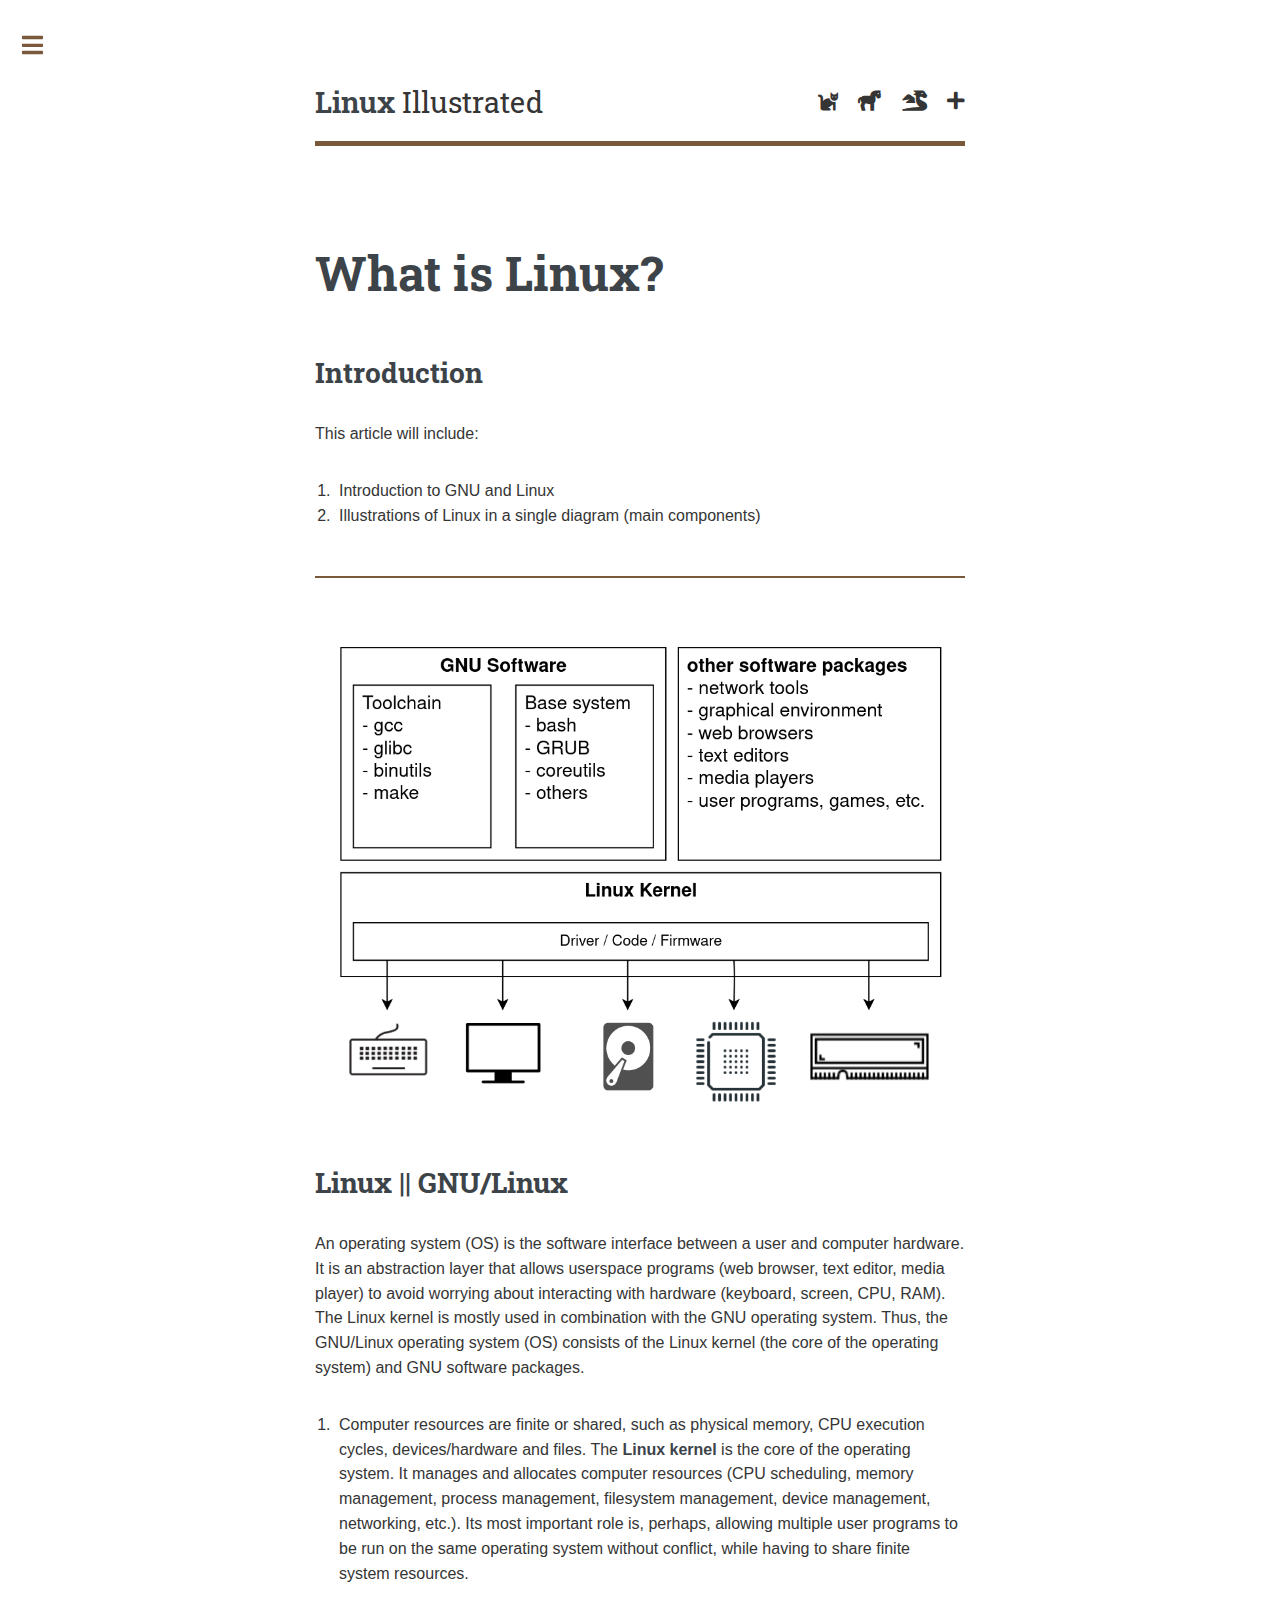
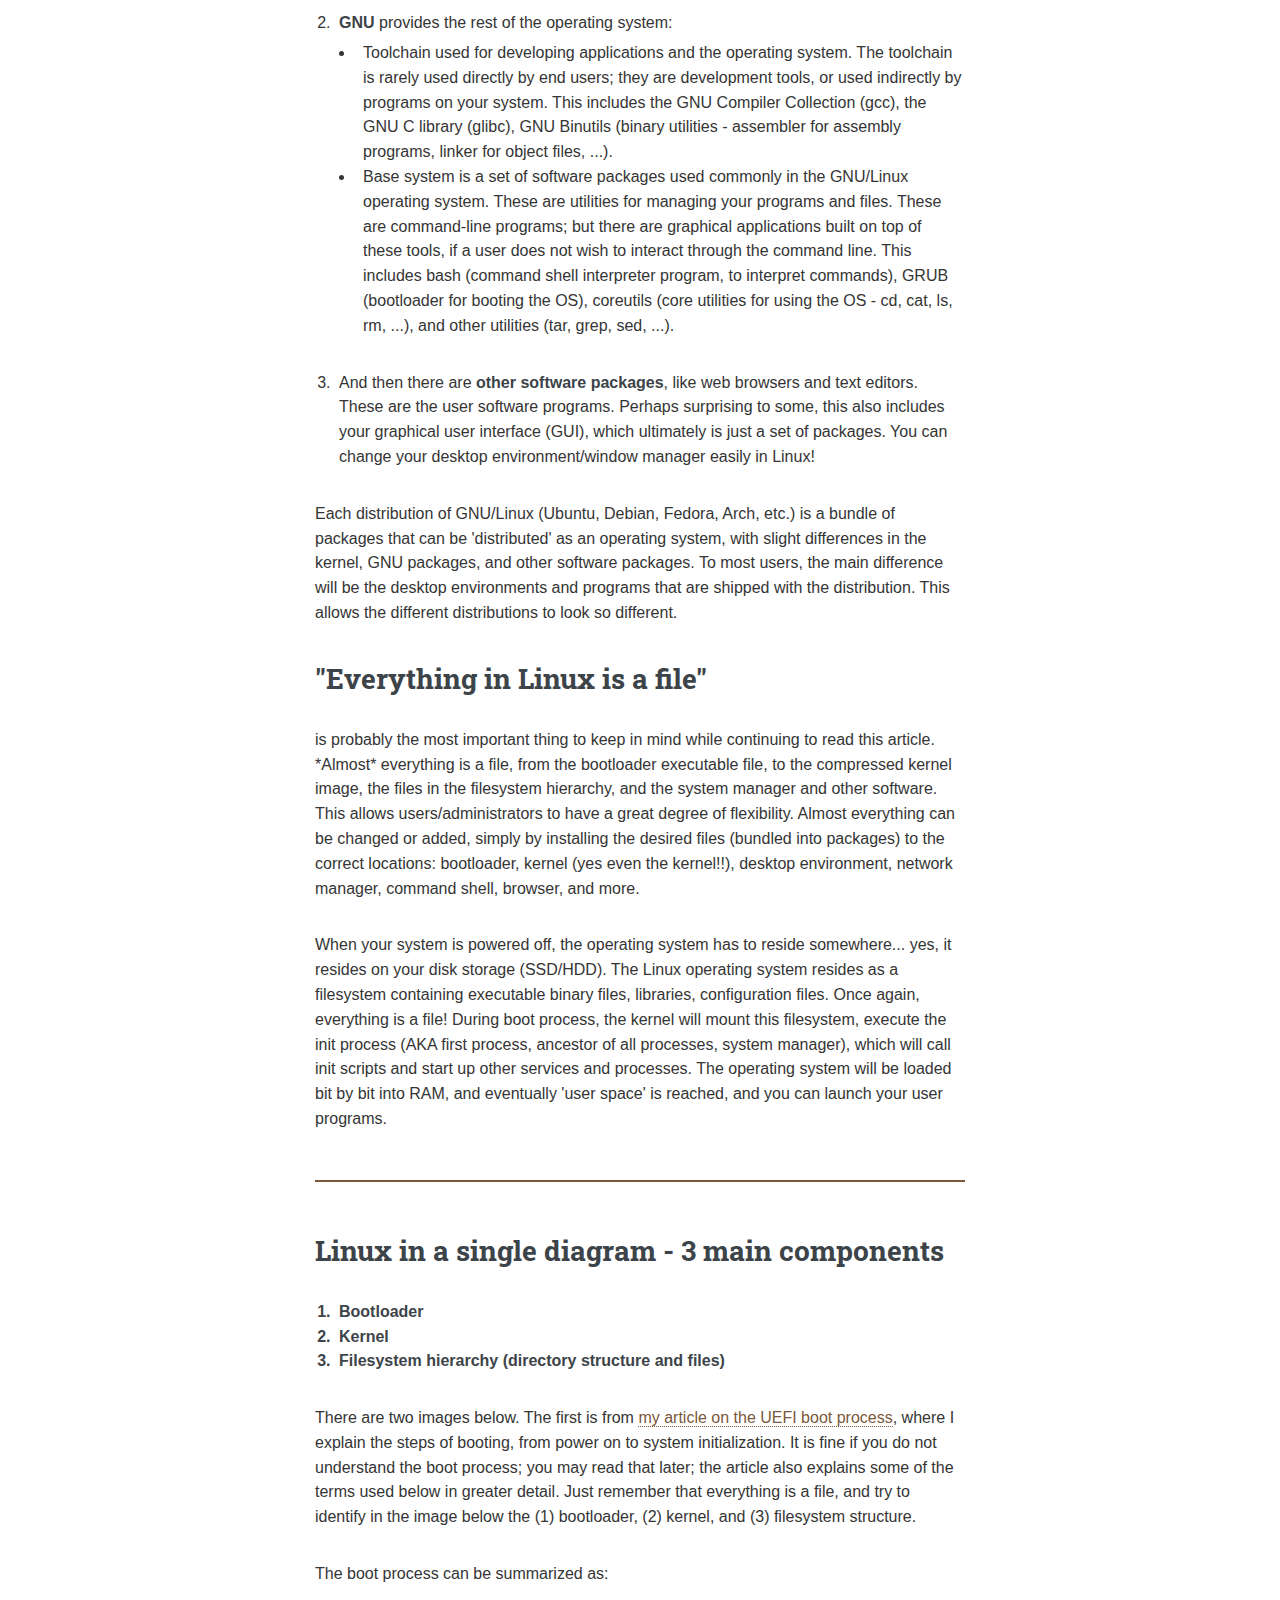
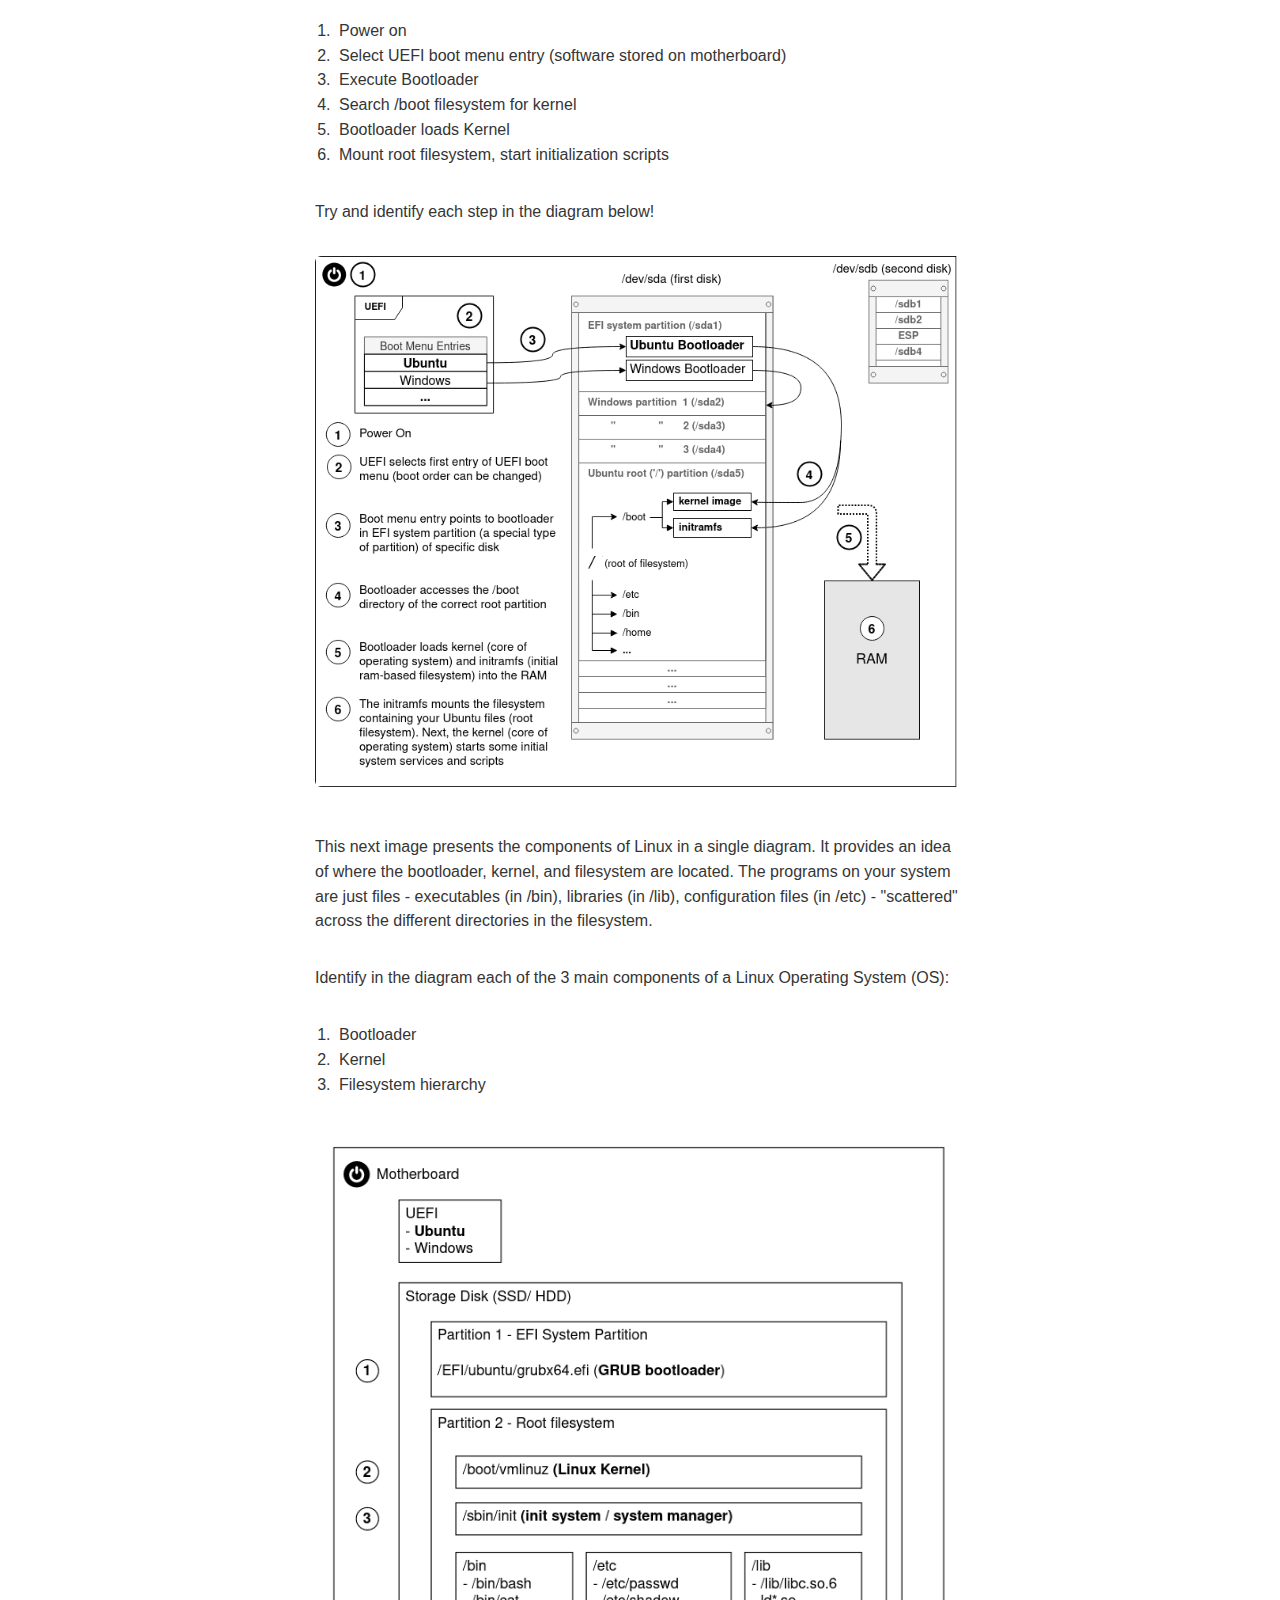
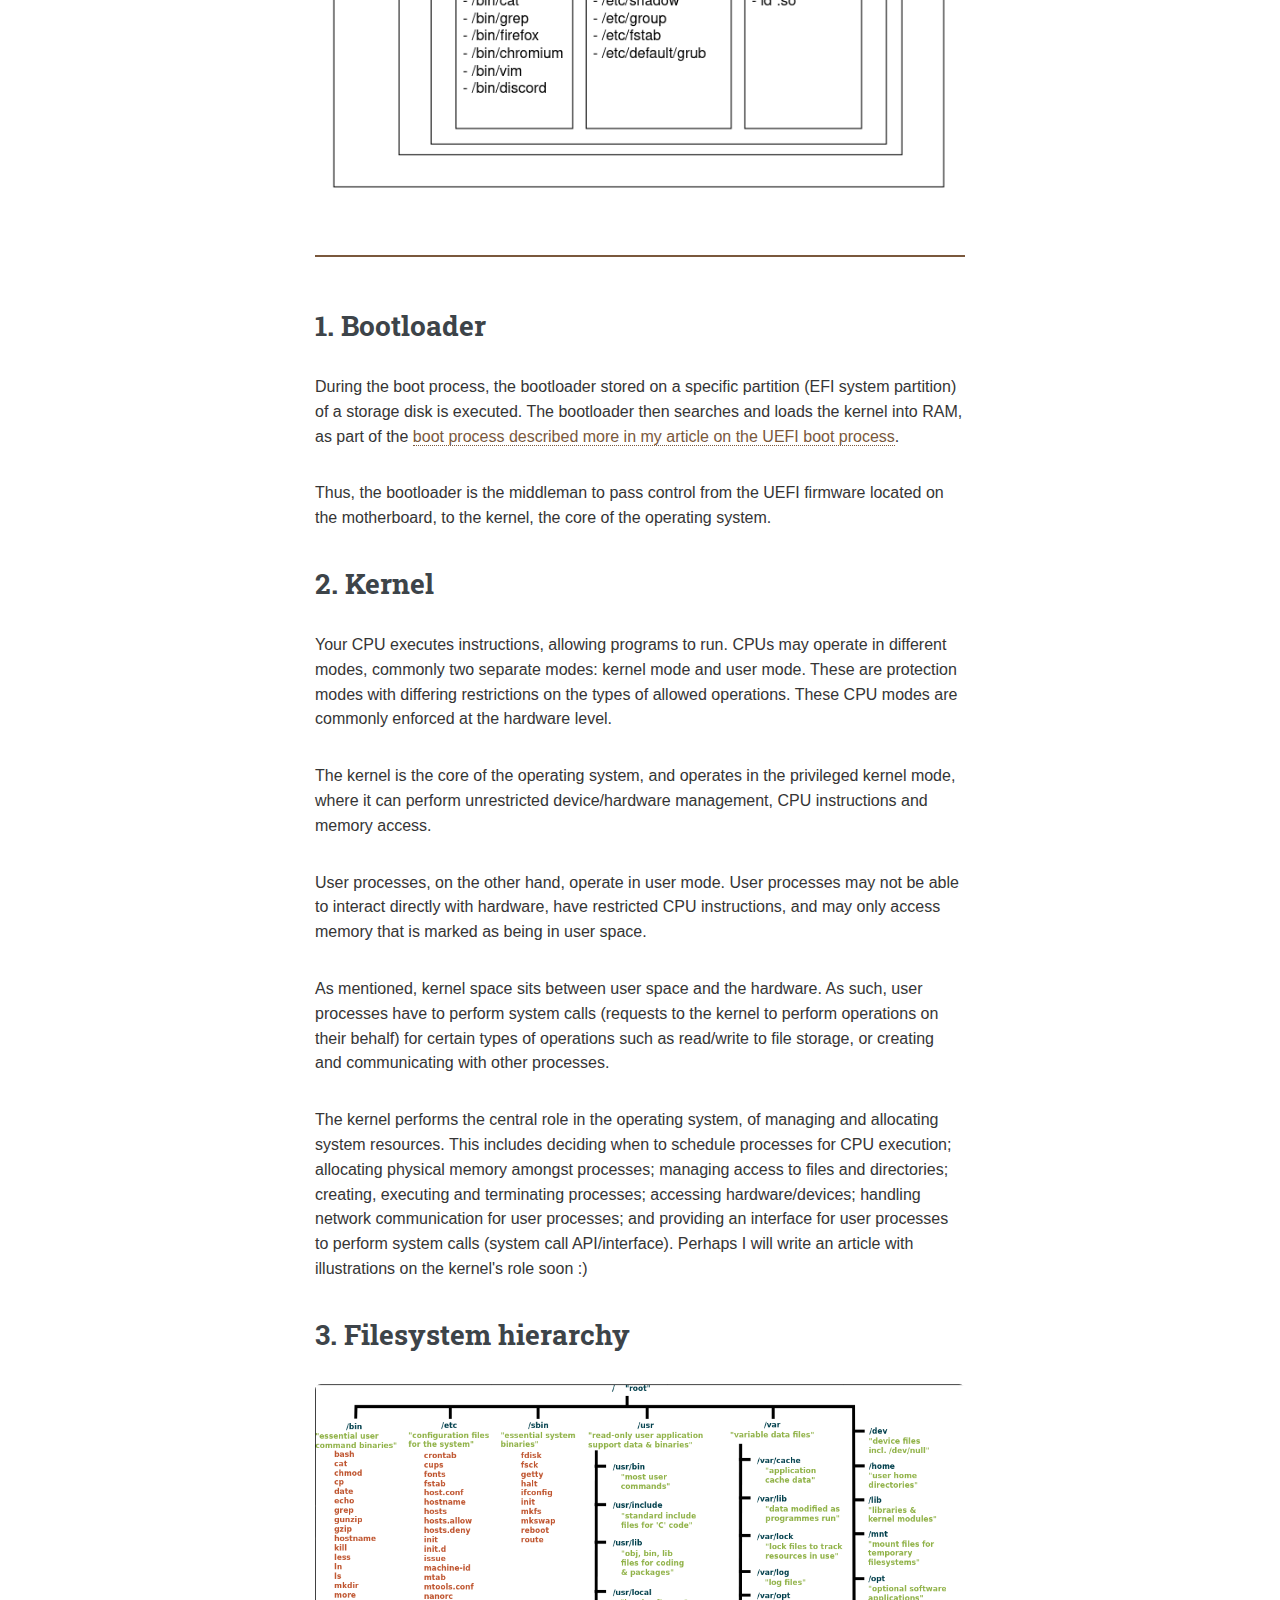
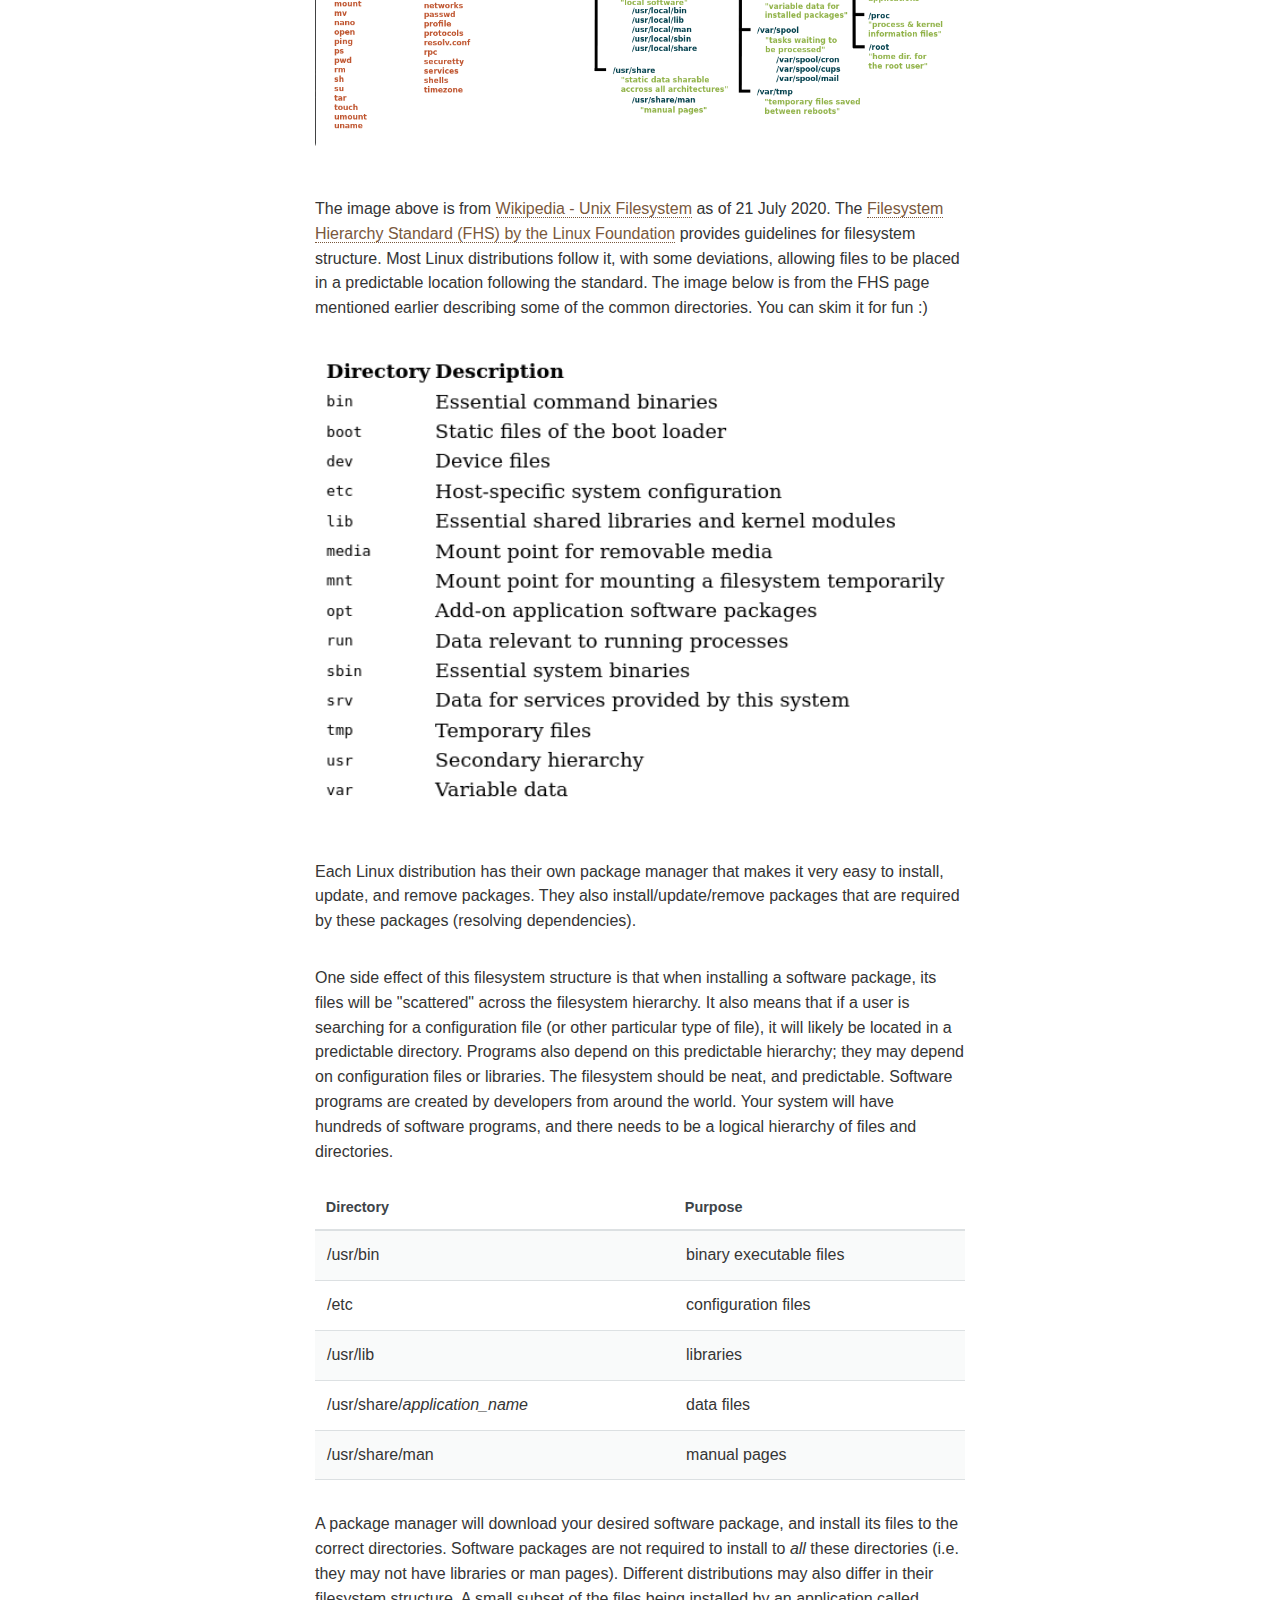
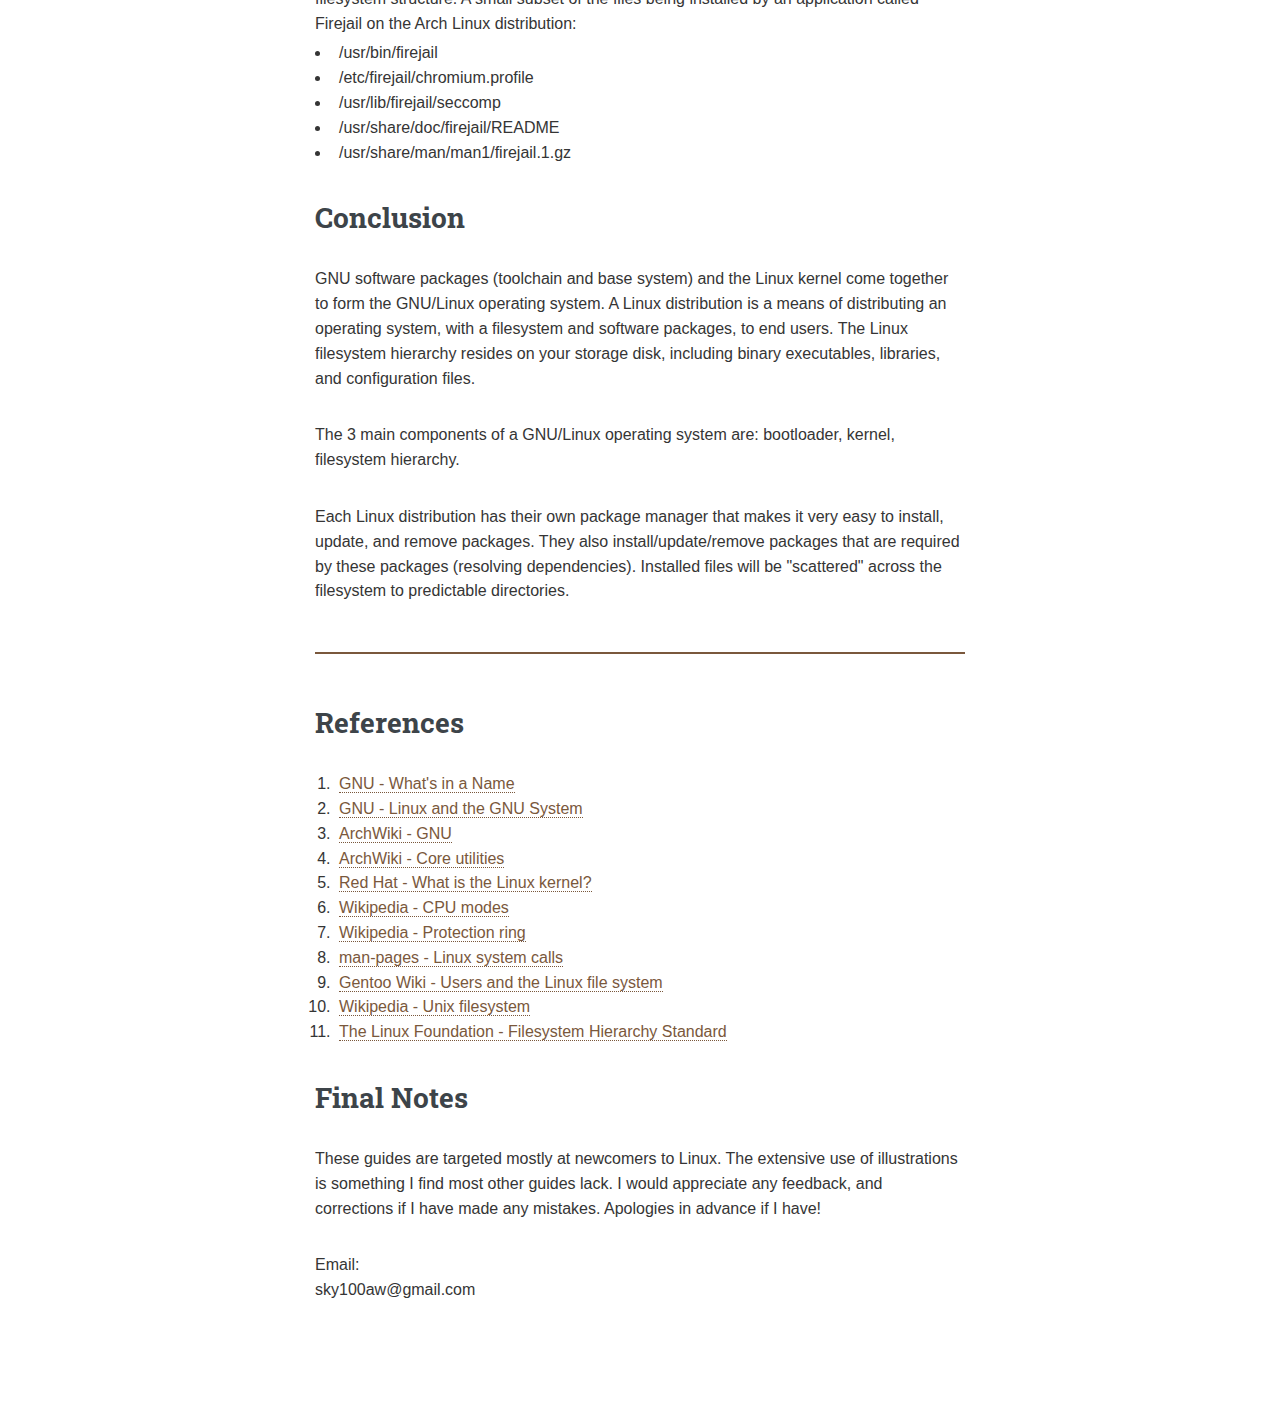
<file: general/what_is_linux.html>
<!DOCTYPE html>
<!--
	Editorial by HTML5 UP
	html5up.net | @ajlkn
	Free for personal and commercial use under the CCA 3.0 license (html5up.net/license)
-->
<html>
  <head>
    <title>Linux Illustrated - What is Linux?</title>
    <meta charset="utf-8" />
    <meta
      name="viewport"
      content="width=device-width, initial-scale=1, user-scalable=no"
    />
    <link rel="stylesheet" href="../assets/css/main.css" />
    <link rel="icon" href="../images/icons/coffee_cup.svg" />
  </head>
  <body class="is-preload">
    <!-- Wrapper -->
    <div id="wrapper">
      <!-- Main -->
      <div id="main">
        <div class="inner" id="article-inner">
          <!-- Header -->
          <header id="header">
            <a href="../index.html" class="logo"
              ><strong>Linux</strong> Illustrated</a
            >
            <ul class="icons">
              <li>
                <a href="../topics.html" class="icon solid fa-cat"
                  ><span class="label">General</span></a
                >
              </li>

              <li>
                <a href="../topics.html" class="icon solid fa-horse"
                  ><span class="label">Boot</span></a
                >
              </li>

              <li>
                <a href="../topics.html" class="icon solid fa-dragon"
                  ><span class="label">Systems</span></a
                >
              </li>
              <li>
                <a href="../topics.html" class="icon solid fa-plus"
                  ><span class="label">Others</span></a
                >
              </li>
            </ul>
          </header>

          <!-- Content -->
          <section>
            <header class="main">
              <h1>What is Linux?</h1>
            </header>

            <h2>Introduction</h2>

            <p>
              This article will include:
            </p>

            <ol>
              <li>
                Introduction to GNU and Linux
              </li>
              <li>
                Illustrations of Linux in a single diagram (main components)
              </li>
            </ol>

            <hr class="major" />

            <span class="image main"
              ><img src="../images/general/linux_01.png" alt=""
            /></span>

            <h2>Linux || GNU/Linux</h2>
            <p>
              An operating system (OS) is the software interface between a user
              and computer hardware. It is an abstraction layer that allows
              userspace programs (web browser, text editor, media player) to
              avoid worrying about interacting with hardware (keyboard, screen,
              CPU, RAM). The Linux kernel is mostly used in combination with the
              GNU operating system. Thus, the GNU/Linux operating system (OS)
              consists of the Linux kernel (the core of the operating system)
              and GNU software packages.
            </p>

            <ol>
              <li>
                Computer resources are finite or shared, such as physical
                memory, CPU execution cycles, devices/hardware and files. The
                <strong>Linux kernel</strong> is the core of the operating
                system. It manages and allocates computer resources (CPU
                scheduling, memory management, process management, filesystem
                management, device management, networking, etc.). Its most
                important role is, perhaps, allowing multiple user programs to
                be run on the same operating system without conflict, while
                having to share finite system resources.
              </li>

              <br />

              <li>
                <strong>GNU</strong> provides the rest of the operating system:
                <ul>
                  <li>
                    Toolchain used for developing applications and the operating
                    system. The toolchain is rarely used directly by end users;
                    they are development tools, or used indirectly by programs
                    on your system. This includes the GNU Compiler Collection
                    (gcc), the GNU C library (glibc), GNU Binutils (binary
                    utilities - assembler for assembly programs, linker for
                    object files, ...).
                  </li>
                  <li>
                    Base system is a set of software packages used commonly in
                    the GNU/Linux operating system. These are utilities for
                    managing your programs and files. These are command-line
                    programs; but there are graphical applications built on top
                    of these tools, if a user does not wish to interact through
                    the command line. This includes bash (command shell
                    interpreter program, to interpret commands), GRUB
                    (bootloader for booting the OS), coreutils (core utilities
                    for using the OS - cd, cat, ls, rm, ...), and other
                    utilities (tar, grep, sed, ...).
                  </li>
                </ul>
              </li>

              <li>
                And then there are <strong>other software packages</strong>,
                like web browsers and text editors. These are the user software
                programs. Perhaps surprising to some, this also includes your
                graphical user interface (GUI), which ultimately is just a set
                of packages. You can change your desktop environment/window
                manager easily in Linux!
              </li>
            </ol>

            <p>
              Each distribution of GNU/Linux (Ubuntu, Debian, Fedora, Arch,
              etc.) is a bundle of packages that can be 'distributed' as an
              operating system, with slight differences in the kernel, GNU
              packages, and other software packages. To most users, the main
              difference will be the desktop environments and programs that are
              shipped with the distribution. This allows the different
              distributions to look so different.
            </p>

            <h2>"Everything in Linux is a file"</h2>
            <p>
              is probably the most important thing to keep in mind while
              continuing to read this article. *Almost* everything is a file,
              from the bootloader executable file, to the compressed kernel
              image, the files in the filesystem hierarchy, and the system
              manager and other software. This allows users/administrators to
              have a great degree of flexibility. Almost everything can be
              changed or added, simply by installing the desired files (bundled
              into packages) to the correct locations: bootloader, kernel (yes
              even the kernel!!), desktop environment, network manager, command
              shell, browser, and more.
            </p>

            <p>
              When your system is powered off, the operating system has to
              reside somewhere... yes, it resides on your disk storage
              (SSD/HDD). The Linux operating system resides as a filesystem
              containing executable binary files, libraries, configuration
              files. Once again, everything is a file! During boot process, the
              kernel will mount this filesystem, execute the init process (AKA
              first process, ancestor of all processes, system manager), which
              will call init scripts and start up other services and processes.
              The operating system will be loaded bit by bit into RAM, and
              eventually 'user space' is reached, and you can launch your user
              programs.
            </p>

            <hr class="major" />

            <h2>Linux in a single diagram - 3 main components</h2>
            <strong>
              <ol>
                <li>Bootloader</li>
                <li>Kernel</li>
                <li>Filesystem hierarchy (directory structure and files)</li>
              </ol>
            </strong>

            <p>
              There are two images below. The first is from
              <a href="../boot/boot_UEFI.html"
                >my article on the UEFI boot process</a
              >, where I explain the steps of booting, from power on to system
              initialization. It is fine if you do not understand the boot
              process; you may read that later; the article also explains some
              of the terms used below in greater detail. Just remember that
              everything is a file, and try to identify in the image below the
              (1) bootloader, (2) kernel, and (3) filesystem structure.
            </p>

            <p>
              The boot process can be summarized as:
            </p>

            <ol>
              <li>Power on</li>
              <li>
                Select UEFI boot menu entry (software stored on motherboard)
              </li>
              <li>Execute Bootloader</li>
              <li>Search /boot filesystem for kernel</li>
              <li>Bootloader loads Kernel</li>
              <li>
                Mount root filesystem, start initialization scripts
              </li>
            </ol>

            <p>
              Try and identify each step in the diagram below!
            </p>

            <span class="image main"
              ><img src="../images/boot/boot_01.png" alt=""
            /></span>

            <p>
              This next image presents the components of Linux in a single
              diagram. It provides an idea of where the bootloader, kernel, and
              filesystem are located. The programs on your system are just files
              - executables (in /bin), libraries (in /lib), configuration files
              (in /etc) - "scattered" across the different directories in the
              filesystem.
            </p>

            <p>
              Identify in the diagram each of the 3 main components of a Linux
              Operating System (OS):
            </p>

            <ol>
              <li>Bootloader</li>
              <li>Kernel</li>
              <li>Filesystem hierarchy</li>
            </ol>

            <span class="image main"
              ><img src="../images/general/linux_02.png" alt=""
            /></span>

            <hr class="major" />

            <h2>1. Bootloader</h2>

            <p>
              During the boot process, the bootloader stored on a specific
              partition (EFI system partition) of a storage disk is executed.
              The bootloader then searches and loads the kernel into RAM, as
              part of the
              <a href="../boot/boot_UEFI.html"
                >boot process described more in my article on the UEFI boot
                process</a
              >.
            </p>

            <p>
              Thus, the bootloader is the middleman to pass control from the
              UEFI firmware located on the motherboard, to the kernel, the core
              of the operating system.
            </p>

            <h2>2. Kernel</h2>

            <p>
              Your CPU executes instructions, allowing programs to run. CPUs may
              operate in different modes, commonly two separate modes: kernel
              mode and user mode. These are protection modes with differing
              restrictions on the types of allowed operations. These CPU modes
              are commonly enforced at the hardware level.
            </p>

            <p>
              The kernel is the core of the operating system, and operates in
              the privileged kernel mode, where it can perform unrestricted
              device/hardware management, CPU instructions and memory access.
            </p>

            <p>
              User processes, on the other hand, operate in user mode. User
              processes may not be able to interact directly with hardware, have
              restricted CPU instructions, and may only access memory that is
              marked as being in user space.
            </p>

            <p>
              As mentioned, kernel space sits between user space and the
              hardware. As such, user processes have to perform system calls
              (requests to the kernel to perform operations on their behalf) for
              certain types of operations such as read/write to file storage, or
              creating and communicating with other processes.
            </p>

            <p>
              The kernel performs the central role in the operating system, of
              managing and allocating system resources. This includes deciding
              when to schedule processes for CPU execution; allocating physical
              memory amongst processes; managing access to files and
              directories; creating, executing and terminating processes;
              accessing hardware/devices; handling network communication for
              user processes; and providing an interface for user processes to
              perform system calls (system call API/interface). Perhaps I will
              write an article with illustrations on the kernel's role soon :)
            </p>

            <h2>3. Filesystem hierarchy</h2>

            <span class="image main"
              ><img src="../images/general/linux_03.png" alt=""
            /></span>

            <p>
              The image above is from
              <a href="https://en.wikipedia.org/wiki/Unix_filesystem"
                >Wikipedia - Unix Filesystem</a
              >
              as of 21 July 2020. The
              <a
                href="https://refspecs.linuxfoundation.org/FHS_3.0/fhs-3.0.html"
                >Filesystem Hierarchy Standard (FHS) by the Linux Foundation</a
              >
              provides guidelines for filesystem structure. Most Linux
              distributions follow it, with some deviations, allowing files to
              be placed in a predictable location following the standard. The
              image below is from the FHS page mentioned earlier describing some
              of the common directories. You can skim it for fun :)
            </p>

            <span class="image main"
              ><img src="../images/general/linux_04.png" alt=""
            /></span>

            <p>
              Each Linux distribution has their own package manager that makes
              it very easy to install, update, and remove packages. They also
              install/update/remove packages that are required by these packages
              (resolving dependencies).
            </p>

            <p>
              One side effect of this filesystem structure is that when
              installing a software package, its files will be "scattered"
              across the filesystem hierarchy. It also means that if a user is
              searching for a configuration file (or other particular type of
              file), it will likely be located in a predictable directory.
              Programs also depend on this predictable hierarchy; they may
              depend on configuration files or libraries. The filesystem should
              be neat, and predictable. Software programs are created by
              developers from around the world. Your system will have hundreds
              of software programs, and there needs to be a logical hierarchy of
              files and directories.
            </p>

            <div class="table-wrapper">
              <table>
                <thead>
                  <tr>
                    <th>Directory</th>
                    <th>Purpose</th>
                  </tr>
                </thead>
                <tbody>
                  <tr>
                    <td>/usr/bin</td>
                    <td>binary executable files</td>
                  </tr>

                  <tr>
                    <td>/etc</td>
                    <td>configuration files</td>
                  </tr>

                  <tr>
                    <td>/usr/lib</td>
                    <td>libraries</td>
                  </tr>

                  <tr>
                    <td>/usr/share/<i>application_name</i></td>
                    <td>data files</td>
                  </tr>

                  <tr>
                    <td>/usr/share/man</td>
                    <td>manual pages</td>
                  </tr>
                </tbody>
              </table>
            </div>

            <p class="no-margins">
              A package manager will download your desired software package, and
              install its files to the correct directories. Software packages
              are not required to install to
              <i>all</i> these directories (i.e. they may not have libraries or
              man pages). Different distributions may also differ in their
              filesystem structure. A small subset of the files being installed
              by an application called Firejail on the Arch Linux distribution:
            </p>

            <ul>
              <li>/usr/bin/firejail</li>
              <li>/etc/firejail/chromium.profile</li>
              <li>/usr/lib/firejail/seccomp</li>
              <li>/usr/share/doc/firejail/README</li>
              <li>/usr/share/man/man1/firejail.1.gz</li>
            </ul>

            <h2>Conclusion</h2>

            <p>
              GNU software packages (toolchain and base system) and the Linux
              kernel come together to form the GNU/Linux operating system. A
              Linux distribution is a means of distributing an operating system,
              with a filesystem and software packages, to end users. The Linux
              filesystem hierarchy resides on your storage disk, including
              binary executables, libraries, and configuration files.
            </p>

            <p>
              The 3 main components of a GNU/Linux operating system are:
              bootloader, kernel, filesystem hierarchy.
            </p>

            <p>
              Each Linux distribution has their own package manager that makes
              it very easy to install, update, and remove packages. They also
              install/update/remove packages that are required by these packages
              (resolving dependencies). Installed files will be "scattered"
              across the filesystem to predictable directories.
            </p>

            <hr class="major" />

            <h2>References</h2>
            <ol>
              <li>
                <a href="https://www.gnu.org/gnu/why-gnu-linux.en.html"
                  >GNU - What's in a Name</a
                >
              </li>

              <li>
                <a href="https://www.gnu.org/gnu/linux-and-gnu.en.html"
                  >GNU - Linux and the GNU System</a
                >
              </li>

              <li>
                <a href="https://wiki.archlinux.org/index.php/GNU"
                  >ArchWiki - GNU</a
                >
              </li>

              <li>
                <a href="https://wiki.archlinux.org/index.php/Core_utilities"
                  >ArchWiki - Core utilities</a
                >
              </li>

              <li>
                <a
                  href="https://www.redhat.com/en/topics/linux/what-is-the-linux-kernel"
                  >Red Hat - What is the Linux kernel?</a
                >
              </li>

              <li>
                <a href="https://en.wikipedia.org/wiki/CPU_modes"
                  >Wikipedia - CPU modes</a
                >
              </li>

              <li>
                <a href="https://en.wikipedia.org/wiki/Protection_ring"
                  >Wikipedia - Protection ring</a
                >
              </li>

              <li>
                <a href="https://man7.org/linux/man-pages/man2/syscalls.2.html"
                  >man-pages - Linux system calls</a
                >
              </li>

              <li>
                <a
                  href="https://wiki.gentoo.org/wiki/Complete_Handbook/Users_and_the_Linux_file_system"
                  >Gentoo Wiki - Users and the Linux file system</a
                >
              </li>

              <li>
                <a href="https://en.wikipedia.org/wiki/Unix_filesystem"
                  >Wikipedia - Unix filesystem</a
                >
              </li>

              <li>
                <a
                  href="https://refspecs.linuxfoundation.org/FHS_3.0/fhs-3.0.html"
                  >The Linux Foundation - Filesystem Hierarchy Standard</a
                >
              </li>
            </ol>

            <h2>Final Notes</h2>
            <p>
              These guides are targeted mostly at newcomers to Linux. The
              extensive use of illustrations is something I find most other
              guides lack. I would appreciate any feedback, and corrections if I
              have made any mistakes. Apologies in advance if I have!
            </p>
            <p>
              Email:
              <br />
              sky100aw@gmail.com
            </p>
          </section>
        </div>
      </div>

      <!-- SIDE BAR STARTS BELOW -->
      <!-- SIDE BAR STARTS BELOW -->
      <!-- SIDE BAR STARTS BELOW -->

      <!-- Sidebar -->
      <div id="sidebar">
        <div class="inner">
          <!-- Menu -->
          <nav id="menu">
            <header class="major">
              <h2>Menu</h2>
            </header>
            <ul>
              <li><a href="../index.html">Homepage</a></li>
              <li>
                <span class="opener">
                  <a
                    href=""
                    class="icon solid fa-cat"
                    style="
                      display: inline;
                      font-size: 20px;
                      margin-right: 10px;
                    "
                  ></a>
                  General
                </span>
                <ul>
                  <li>
                    <a href="../general/what_is_linux.html">What Is Linux?</a>
                  </li>
                  <li>
                    <a href="../general/mounting.html">Mounting</a>
                  </li>
                </ul>
              </li>
              <li>
                <span class="opener">
                  <a
                    href=""
                    class="icon solid fa-horse"
                    style="
                      display: inline;
                      font-size: 18px;
                      margin-right: 10px;
                    "
                  ></a>
                  Boot
                </span>
                <ul>
                  <li>
                    <a href="../boot/boot.html">Boot</a>
                  </li>
                  <li>
                    <a href="../boot/boot_UEFI.html">Boot UEFI</a>
                  </li>
                  <li>
                    <a href="../boot/boot_BIOS.html">Boot BIOS</a>
                  </li>
                </ul>
              </li>

              <li>
                <span class="opener">
                  <a
                    href=""
                    class="icon solid fa-dragon"
                    style="
                      display: inline;
                      font-size: 16px;
                      margin-right: 10px;
                    "
                  ></a>
                  Systems
                </span>

                <ul>
                  <li>
                    <a href=""></a>
                  </li>
                </ul>
              </li>
              <li>
                <span class="opener">
                  <a
                    href=""
                    class="icon solid fa-plus"
                    style="
                      display: inline;
                      font-size: 22px;
                      margin-right: 10px;
                    "
                  ></a>
                  Others
                </span>

                <ul>
                  <li>
                    <a href=""></a>
                  </li>
                </ul>
              </li>
            </ul>
          </nav>

          <!-- Footer -->
          <footer id="footer">
            <p class="copyright">
              &copy; Untitled. All rights reserved. Demo Images:
              <a href="https://unsplash.com">Unsplash</a>. Design:
              <a href="https://html5up.net">HTML5 UP</a>.
              <br />
              Coffee cup icon made by
              <a href="https://www.flaticon.com/authors/freepik" title="Freepik"
                >Freepik</a
              >
            </p>
          </footer>
        </div>
      </div>
    </div>

    <!-- Scripts -->
    <script src="../assets/js/jquery.min.js"></script>
    <script src="../assets/js/browser.min.js"></script>
    <script src="../assets/js/breakpoints.min.js"></script>
    <script src="../assets/js/util.js"></script>
    <script src="../assets/js/main.js"></script>
  </body>
</html>
</file>
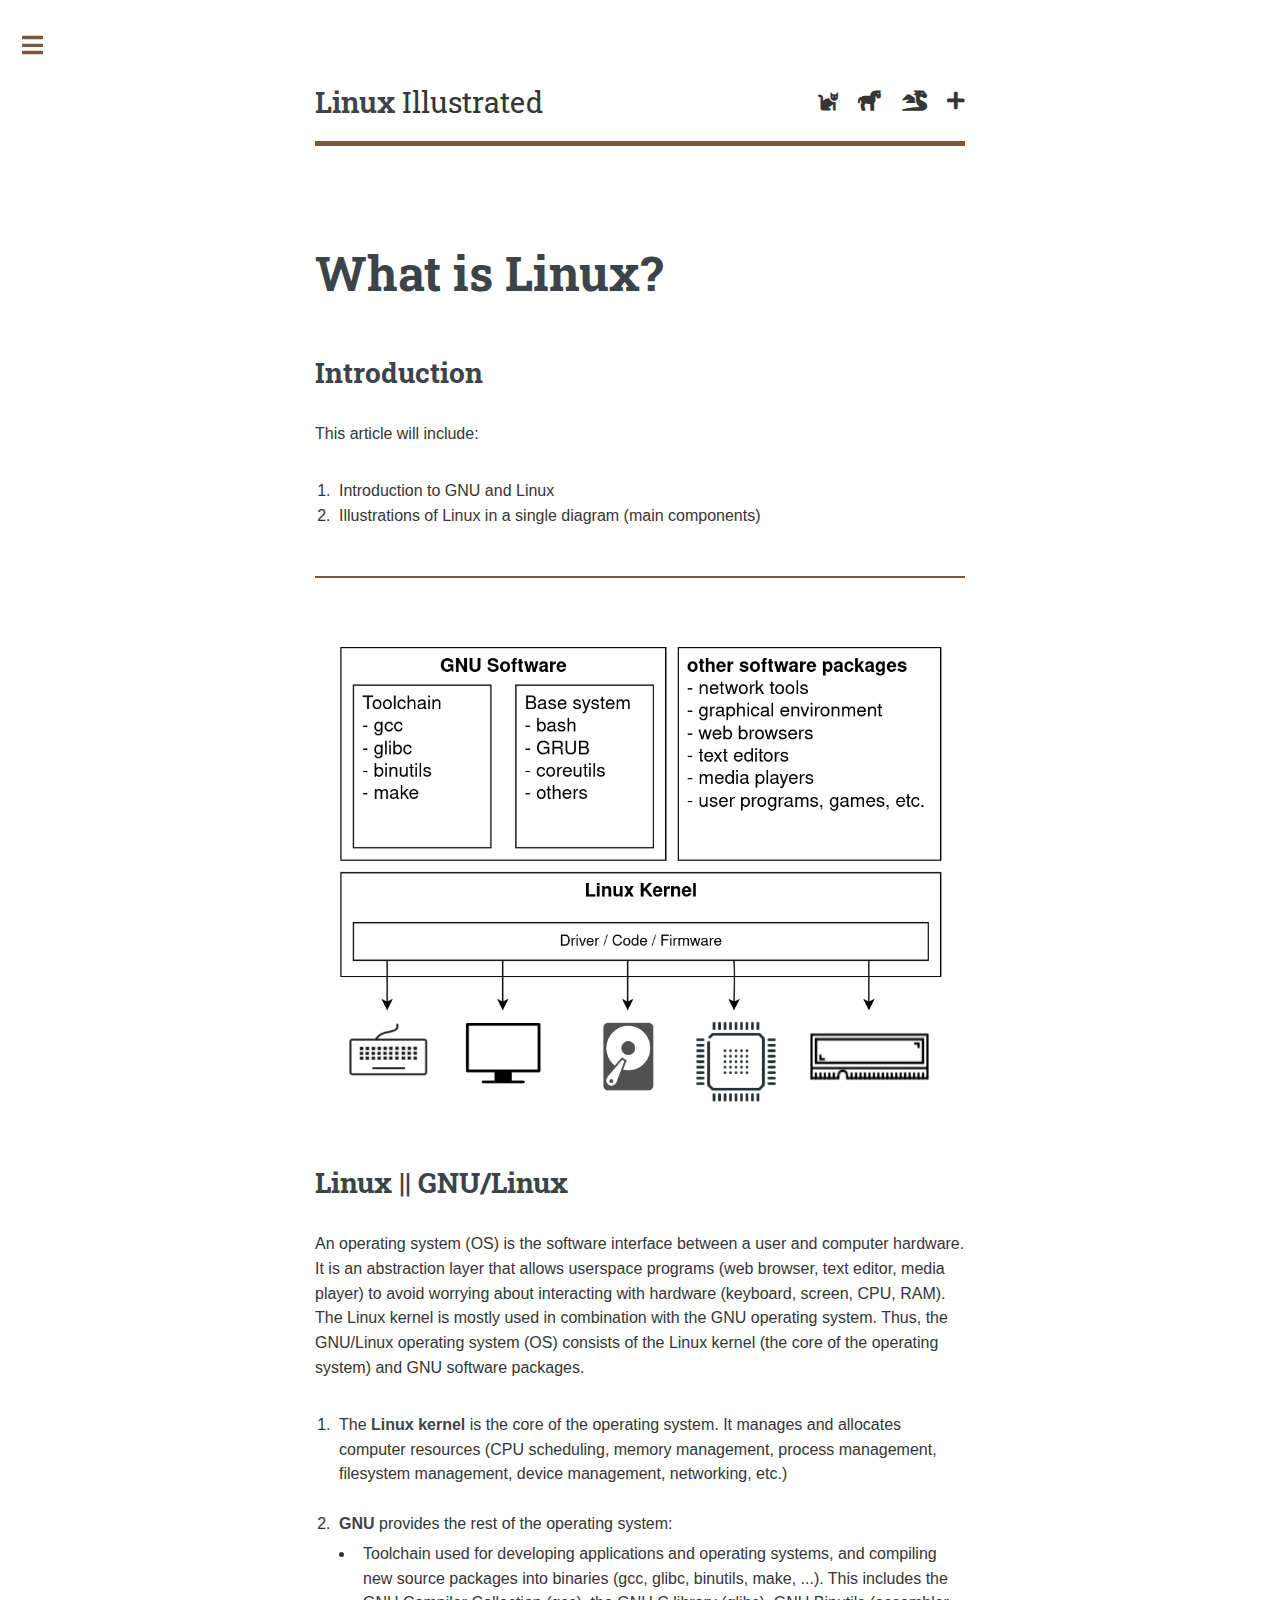
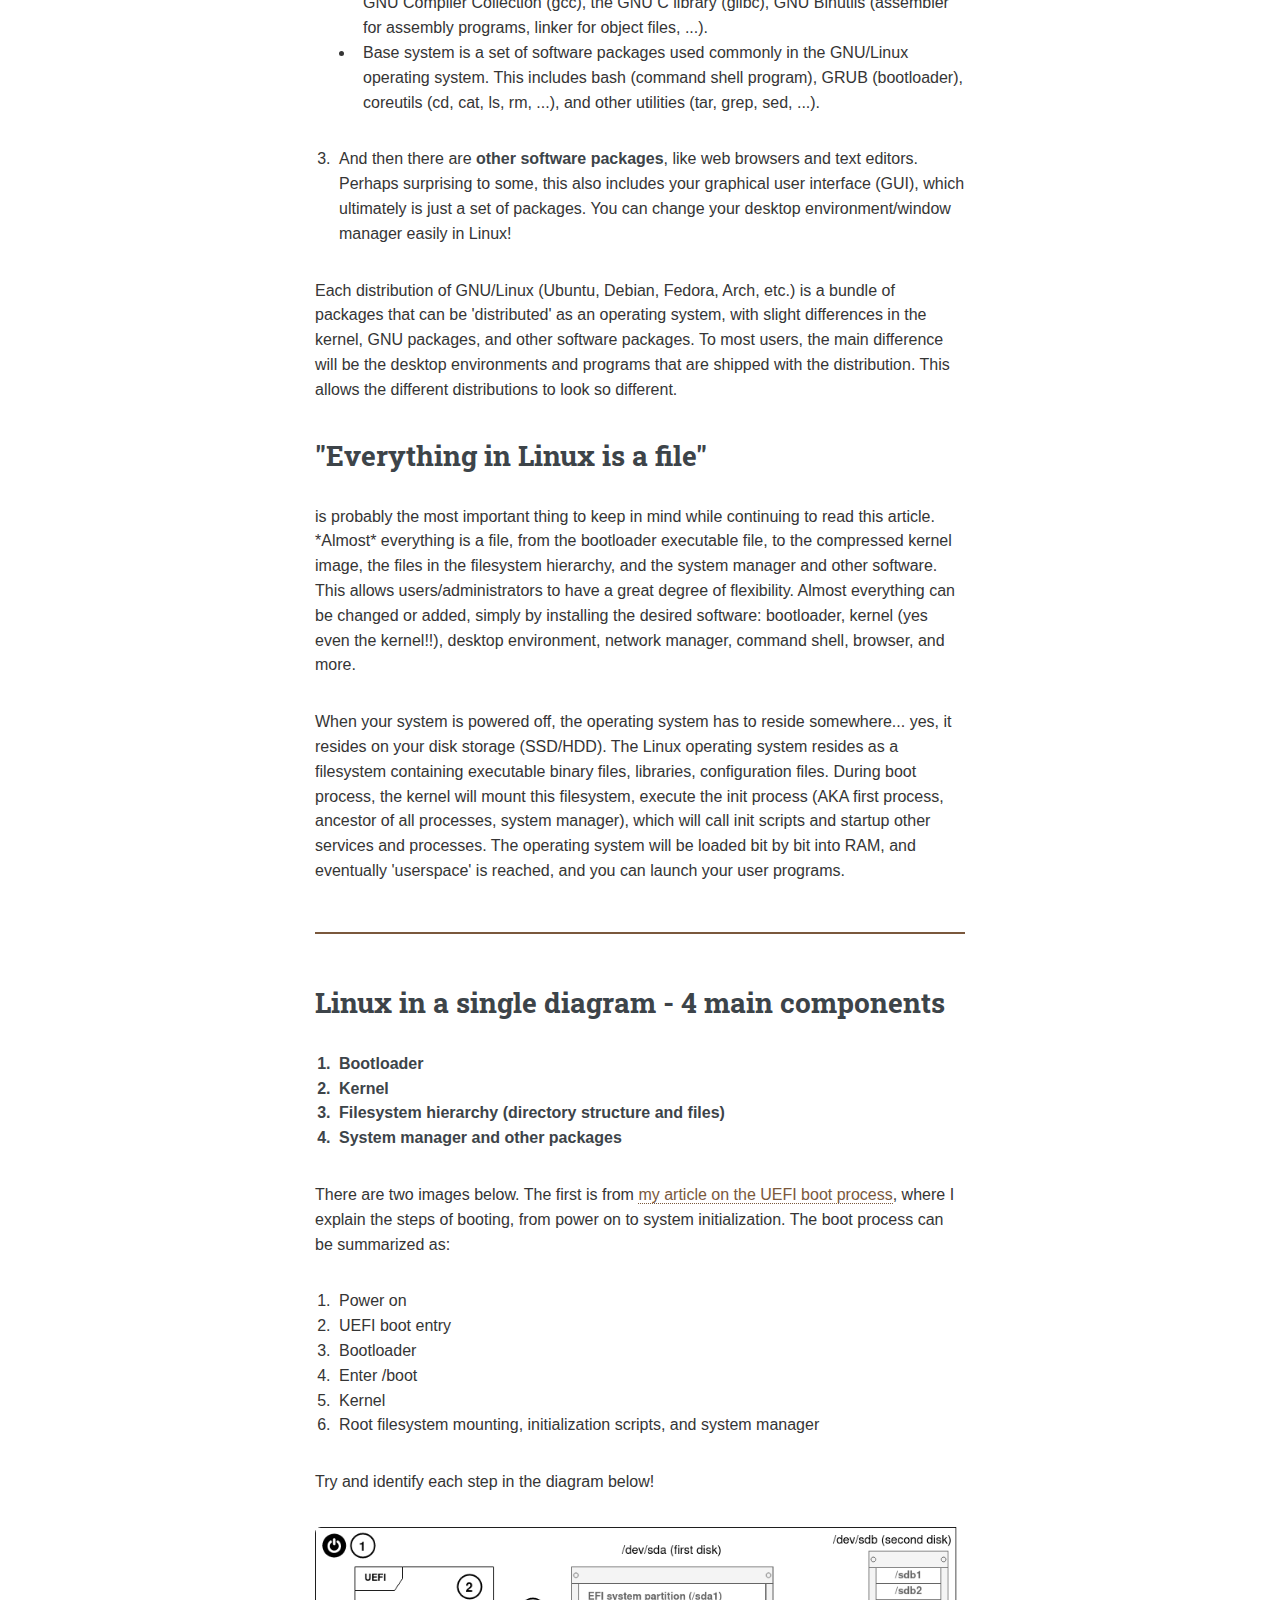
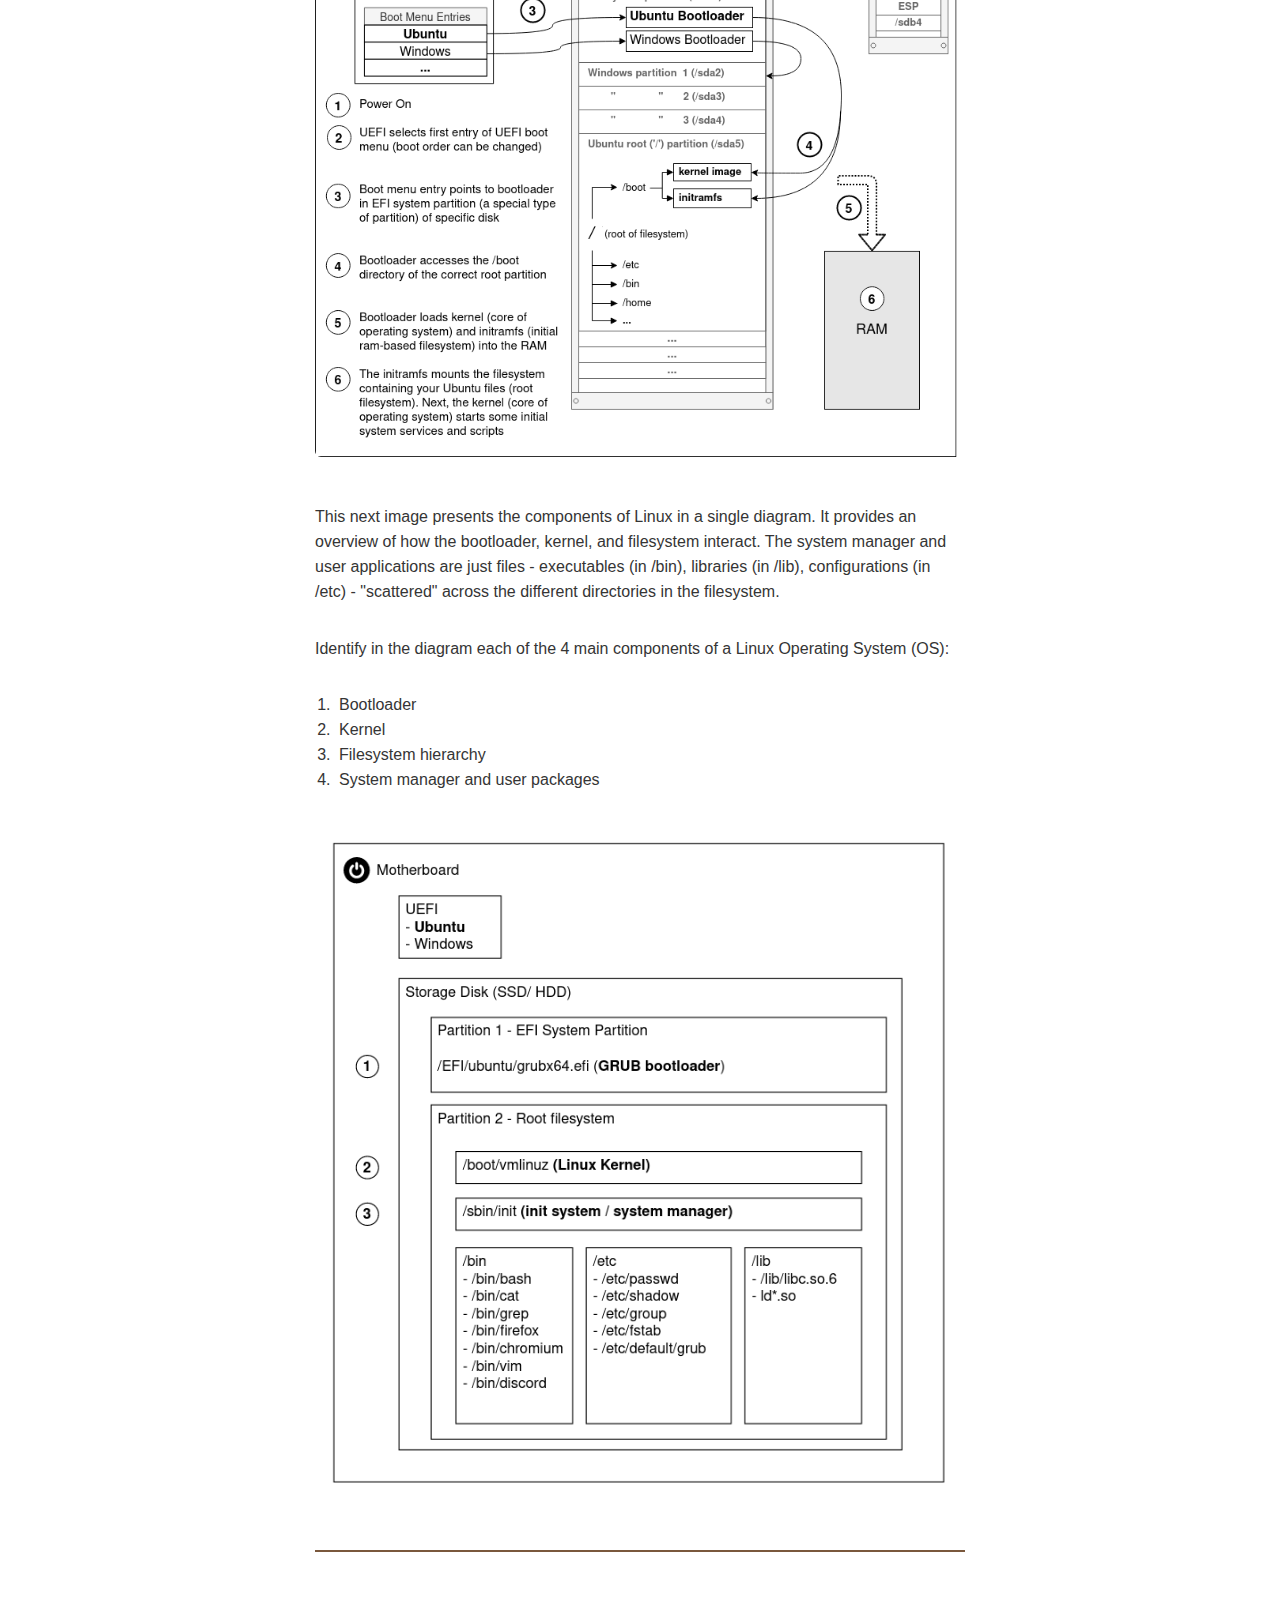
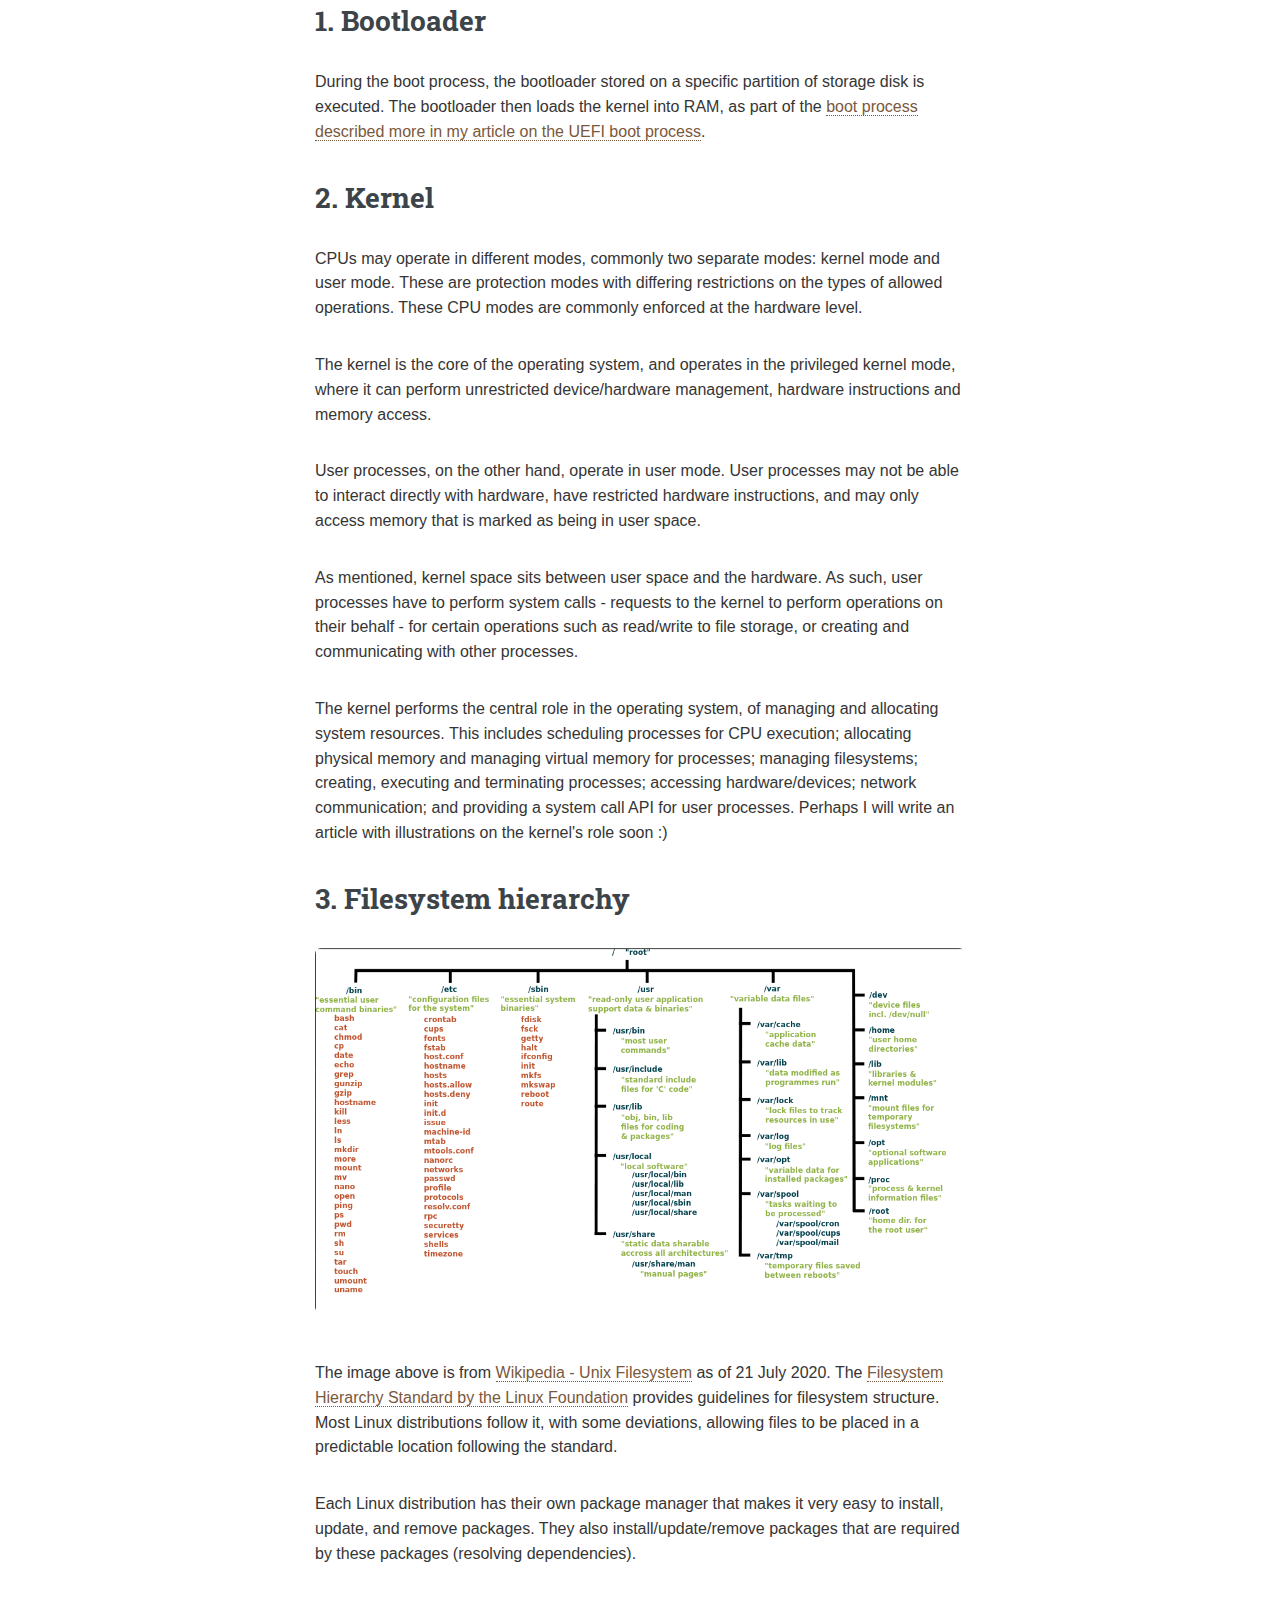
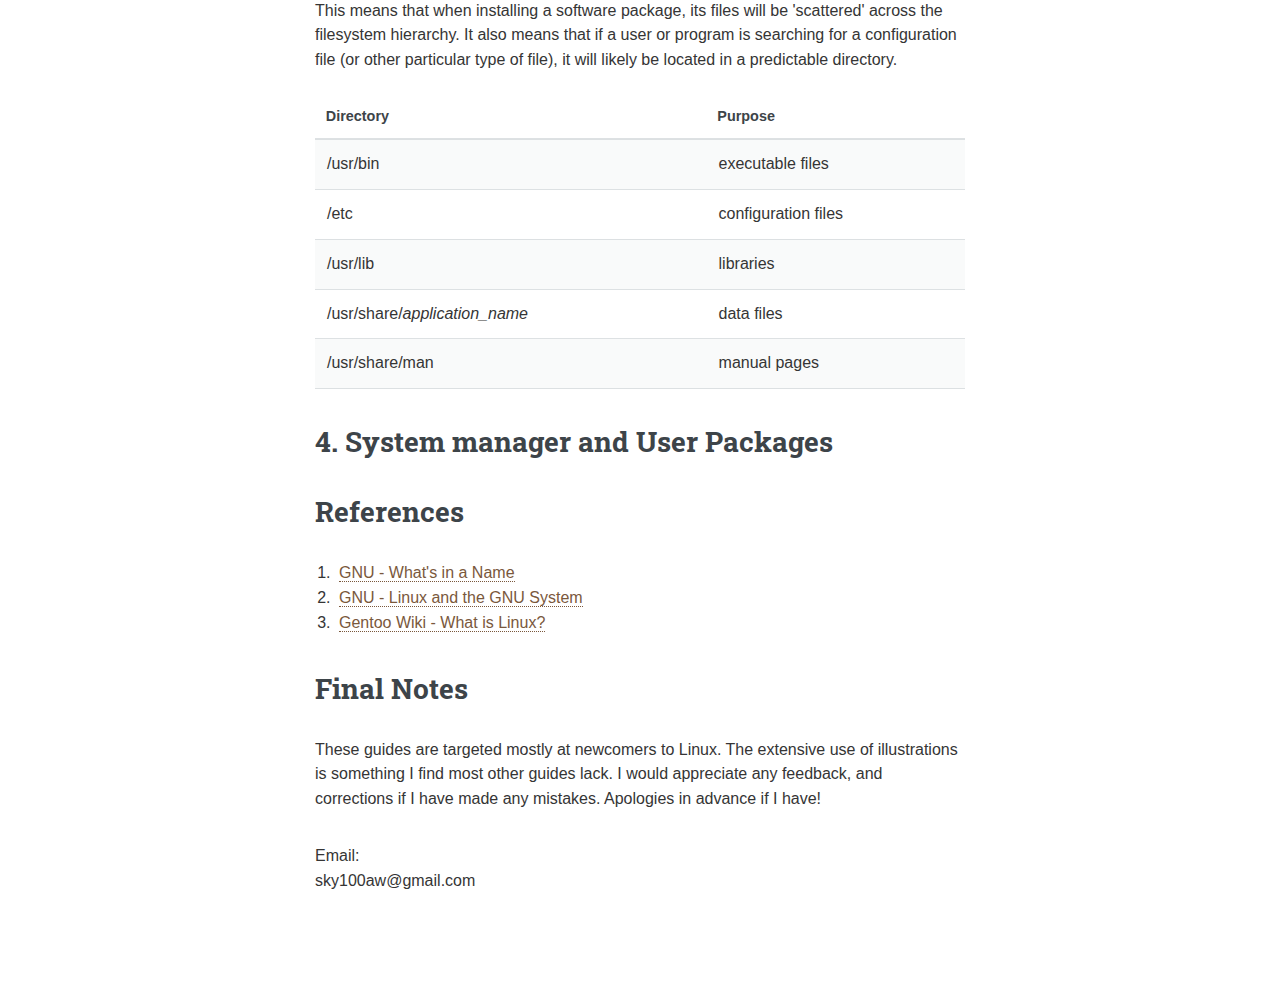
<file: tools/firejail.html>
<!DOCTYPE html>
<!--
	Editorial by HTML5 UP
	html5up.net | @ajlkn
	Free for personal and commercial use under the CCA 3.0 license (html5up.net/license)
-->
<html>
  <head>
    <title>Linux Illustrated - What is Linux?</title>
    <meta charset="utf-8" />
    <meta
      name="viewport"
      content="width=device-width, initial-scale=1, user-scalable=no"
    />
    <link rel="stylesheet" href="../assets/css/main.css" />
    <link rel="icon" href="../images/icons/coffee_cup.svg" />
  </head>
  <body class="is-preload">
    <!-- Wrapper -->
    <div id="wrapper">
      <!-- Main -->
      <div id="main">
        <div class="inner" id="article-inner">
          <!-- Header -->
          <header id="header">
            <a href="../index.html" class="logo"
              ><strong>Linux</strong> Illustrated</a
            >
            <ul class="icons">
              <li>
                <a href="../topics.html" class="icon solid fa-cat"
                  ><span class="label">General</span></a
                >
              </li>

              <li>
                <a href="../topics.html" class="icon solid fa-horse"
                  ><span class="label">Boot</span></a
                >
              </li>

              <li>
                <a href="../topics.html" class="icon solid fa-dragon"
                  ><span class="label">Systems</span></a
                >
              </li>
              <li>
                <a href="../topics.html" class="icon solid fa-plus"
                  ><span class="label">Others</span></a
                >
              </li>
            </ul>
          </header>

          <!-- Content -->
          <section>
            <header class="main">
              <h1>What is Linux?</h1>
            </header>

            <h2>Introduction</h2>

            <p>
              This article will include:
            </p>

            <ol>
              <li>
                Introduction to GNU and Linux
              </li>
              <li>
                Illustrations of Linux in a single diagram (main components)
              </li>
            </ol>

            <hr class="major" />

            <span class="image main"
              ><img src="../images/general/linux_01.png" alt=""
            /></span>

            <h2>Linux || GNU/Linux</h2>
            <p>
              An operating system (OS) is the software interface between a user
              and computer hardware. It is an abstraction layer that allows
              userspace programs (web browser, text editor, media player) to
              avoid worrying about interacting with hardware (keyboard, screen,
              CPU, RAM). The Linux kernel is mostly used in combination with the
              GNU operating system. Thus, the GNU/Linux operating system (OS)
              consists of the Linux kernel (the core of the operating system)
              and GNU software packages.
            </p>

            <ol>
              <li>
                The <strong>Linux kernel</strong> is the core of the operating
                system. It manages and allocates computer resources (CPU
                scheduling, memory management, process management, filesystem
                management, device management, networking, etc.)
              </li>

              <br />

              <li>
                <strong>GNU</strong> provides the rest of the operating system:
                <ul>
                  <li>
                    Toolchain used for developing applications and operating
                    systems, and compiling new source packages into binaries
                    (gcc, glibc, binutils, make, ...). This includes the GNU
                    Compiler Collection (gcc), the GNU C library (glibc), GNU
                    Binutils (assembler for assembly programs, linker for object
                    files, ...).
                  </li>
                  <li>
                    Base system is a set of software packages used commonly in
                    the GNU/Linux operating system. This includes bash (command
                    shell program), GRUB (bootloader), coreutils (cd, cat, ls,
                    rm, ...), and other utilities (tar, grep, sed, ...).
                  </li>
                </ul>
              </li>

              <li>
                And then there are <strong>other software packages</strong>,
                like web browsers and text editors. Perhaps surprising to some,
                this also includes your graphical user interface (GUI), which
                ultimately is just a set of packages. You can change your
                desktop environment/window manager easily in Linux!
              </li>
            </ol>

            <p>
              Each distribution of GNU/Linux (Ubuntu, Debian, Fedora, Arch,
              etc.) is a bundle of packages that can be 'distributed' as an
              operating system, with slight differences in the kernel, GNU
              packages, and other software packages. To most users, the main
              difference will be the desktop environments and programs that are
              shipped with the distribution. This allows the different
              distributions to look so different.
            </p>

            <h2>"Everything in Linux is a file"</h2>
            <p>
              is probably the most important thing to keep in mind while
              continuing to read this article. *Almost* everything is a file,
              from the bootloader executable file, to the compressed kernel
              image, the files in the filesystem hierarchy, and the system
              manager and other software. This allows users/administrators to
              have a great degree of flexibility. Almost everything can be
              changed or added, simply by installing the desired software:
              bootloader, kernel (yes even the kernel!!), desktop environment,
              network manager, command shell, browser, and more.
            </p>

            <p>
              When your system is powered off, the operating system has to
              reside somewhere... yes, it resides on your disk storage
              (SSD/HDD). The Linux operating system resides as a filesystem
              containing executable binary files, libraries, configuration
              files. During boot process, the kernel will mount this filesystem,
              execute the init process (AKA first process, ancestor of all
              processes, system manager), which will call init scripts and
              startup other services and processes. The operating system will be
              loaded bit by bit into RAM, and eventually 'userspace' is reached,
              and you can launch your user programs.
            </p>

            <hr class="major" />

            <h2>Linux in a single diagram - 4 main components</h2>
            <strong>
              <ol>
                <li>Bootloader</li>
                <li>Kernel</li>
                <li>Filesystem hierarchy (directory structure and files)</li>
                <li>System manager and other packages</li>
              </ol>
            </strong>

            <p>
              There are two images below. The first is from
              <a href="../boot/boot_UEFI.html"
                >my article on the UEFI boot process</a
              >, where I explain the steps of booting, from power on to system
              initialization. The boot process can be summarized as:
            </p>
            <ol>
              <li>Power on</li>
              <li>UEFI boot entry</li>
              <li>Bootloader</li>
              <li>Enter /boot</li>
              <li>Kernel</li>
              <li>
                Root filesystem mounting, initialization scripts, and system
                manager
              </li>
            </ol>

            <p>
              Try and identify each step in the diagram below!
            </p>

            <span class="image main"
              ><img src="../images/boot/boot_01.png" alt=""
            /></span>

            <p>
              This next image presents the components of Linux in a single
              diagram. It provides an overview of how the bootloader, kernel,
              and filesystem interact. The system manager and user applications
              are just files - executables (in /bin), libraries (in /lib),
              configurations (in /etc) - "scattered" across the different
              directories in the filesystem.
            </p>

            <p>
              Identify in the diagram each of the 4 main components of a Linux
              Operating System (OS):
            </p>

            <ol>
              <li>Bootloader</li>
              <li>Kernel</li>
              <li>Filesystem hierarchy</li>
              <li>System manager and user packages</li>
            </ol>

            <span class="image main"
              ><img src="../images/general/linux_02.png" alt=""
            /></span>

            <hr class="major" />

            <h2>1. Bootloader</h2>

            <p>
              During the boot process, the bootloader stored on a specific
              partition of storage disk is executed. The bootloader then loads
              the kernel into RAM, as part of the
              <a href="../boot/boot_UEFI.html"
                >boot process described more in my article on the UEFI boot
                process</a
              >.
            </p>

            <h2>2. Kernel</h2>

            <p>
              CPUs may operate in different modes, commonly two separate modes:
              kernel mode and user mode. These are protection modes with
              differing restrictions on the types of allowed operations. These
              CPU modes are commonly enforced at the hardware level.
            </p>

            <p>
              The kernel is the core of the operating system, and operates in
              the privileged kernel mode, where it can perform unrestricted
              device/hardware management, hardware instructions and memory
              access.
            </p>

            <p>
              User processes, on the other hand, operate in user mode. User
              processes may not be able to interact directly with hardware, have
              restricted hardware instructions, and may only access memory that
              is marked as being in user space.
            </p>

            <p>
              As mentioned, kernel space sits between user space and the
              hardware. As such, user processes have to perform system calls -
              requests to the kernel to perform operations on their behalf - for
              certain operations such as read/write to file storage, or creating
              and communicating with other processes.
            </p>

            <p>
              The kernel performs the central role in the operating system, of
              managing and allocating system resources. This includes scheduling
              processes for CPU execution; allocating physical memory and
              managing virtual memory for processes; managing filesystems;
              creating, executing and terminating processes; accessing
              hardware/devices; network communication; and providing a system
              call API for user processes. Perhaps I will write an article with
              illustrations on the kernel's role soon :)
            </p>

            <h2>3. Filesystem hierarchy</h2>

            <span class="image main"
              ><img src="../images/general/linux_03.png" alt=""
            /></span>

            <p>
              The image above is from
              <a href="https://en.wikipedia.org/wiki/Unix_filesystem"
                >Wikipedia - Unix Filesystem</a
              >
              as of 21 July 2020. The
              <a
                href="https://refspecs.linuxfoundation.org/FHS_3.0/fhs-3.0.html"
                >Filesystem Hierarchy Standard by the Linux Foundation</a
              >
              provides guidelines for filesystem structure. Most Linux
              distributions follow it, with some deviations, allowing files to be placed in a
              predictable location following the standard.
            </p>

            <p>
              Each Linux distribution has their own package manager that makes
              it very easy to install, update, and remove packages. They also
              install/update/remove packages that are required by these packages
              (resolving dependencies).
            </p>

            <p>
              This means that when installing a software package, its files will
              be 'scattered' across the filesystem hierarchy. It also means that
              if a user or program is searching for a configuration file (or
              other particular type of file), it will likely be located in a
              predictable directory.
            </p>

            <div class="table-wrapper">
              <table>
                <thead>
                  <tr>
                    <th>Directory</th>
                    <th>Purpose</th>
                  </tr>
                </thead>
                <tbody>
                  <tr>
                    <td>/usr/bin</td>
                    <td>executable files</td>
                  </tr>

                  <tr>
                    <td>/etc</td>
                    <td>configuration files</td>
                  </tr>

                  <tr>
                    <td>/usr/lib</td>
                    <td>libraries</td>
                  </tr>

                  <tr>
                    <td>/usr/share/<i>application_name</i></td>
                    <td>data files</td>
                  </tr>

                  <tr>
                    <td>/usr/share/man</td>
                    <td>manual pages</td>
                  </tr>
                </tbody>
              </table>
            </div>

            <h2>4. System manager and User Packages</h2>

            <h2>References</h2>
            <ol>
              <li>
                <a href="https://www.gnu.org/gnu/why-gnu-linux.en.html"
                  >GNU - What's in a Name</a
                >
              </li>

              <li>
                <a href="https://www.gnu.org/gnu/linux-and-gnu.en.html"
                  >GNU - Linux and the GNU System</a
                >
              </li>

              <li>
                <a
                  href="https://wiki.gentoo.org/wiki/Complete_Handbook/What_is_Linux"
                  >Gentoo Wiki - What is Linux?</a
                >
              </li>
            </ol>

            <h2>Final Notes</h2>
            <p>
              These guides are targeted mostly at newcomers to Linux. The
              extensive use of illustrations is something I find most other
              guides lack. I would appreciate any feedback, and corrections if I
              have made any mistakes. Apologies in advance if I have!
            </p>
            <p>
              Email:
              <br />
              sky100aw@gmail.com
            </p>
          </section>
        </div>
      </div>

      <!-- SIDE BAR STARTS BELOW -->
      <!-- SIDE BAR STARTS BELOW -->
      <!-- SIDE BAR STARTS BELOW -->

      <!-- Sidebar -->
      <div id="sidebar">
        <div class="inner">
          <!-- Menu -->
          <nav id="menu">
            <header class="major">
              <h2>Menu</h2>
            </header>
            <ul>
              <li><a href="../index.html">Homepage</a></li>
              <li>
                <span class="opener">
                  <a
                    href=""
                    class="icon solid fa-cat"
                    style="
                      display: inline;
                      font-size: 20px;
                      margin-right: 10px;
                    "
                  ></a>
                  General
                </span>
                <ul>
                  <li>
                    <a href="../general/what_is_linux.html">What Is Linux?</a>
                  </li>
                  <li>
                    <a href="../general/mounting.html">Mounting</a>
                  </li>
                </ul>
              </li>
              <li>
                <span class="opener">
                  <a
                    href=""
                    class="icon solid fa-horse"
                    style="
                      display: inline;
                      font-size: 18px;
                      margin-right: 10px;
                    "
                  ></a>
                  Boot
                </span>
                <ul>
                  <li>
                    <a href="../boot/boot.html">Boot</a>
                  </li>
                  <li>
                    <a href="../boot/boot_UEFI.html">Boot UEFI</a>
                  </li>
                  <li>
                    <a href="../boot/boot_BIOS.html">Boot BIOS</a>
                  </li>
                </ul>
              </li>

              <li>
                <span class="opener">
                  <a
                    href=""
                    class="icon solid fa-dragon"
                    style="
                      display: inline;
                      font-size: 16px;
                      margin-right: 10px;
                    "
                  ></a>
                  Systems
                </span>

                <ul>
                  <li>
                    <a href=""></a>
                  </li>
                </ul>
              </li>
              <li>
                <span class="opener">
                  <a
                    href=""
                    class="icon solid fa-plus"
                    style="
                      display: inline;
                      font-size: 22px;
                      margin-right: 10px;
                    "
                  ></a>
                  Others
                </span>

                <ul>
                  <li>
                    <a href=""></a>
                  </li>
                </ul>
              </li>
            </ul>
          </nav>

          <!-- Footer -->
          <footer id="footer">
            <p class="copyright">
              &copy; Untitled. All rights reserved. Demo Images:
              <a href="https://unsplash.com">Unsplash</a>. Design:
              <a href="https://html5up.net">HTML5 UP</a>.
              <br />
              Coffee cup icon made by
              <a href="https://www.flaticon.com/authors/freepik" title="Freepik"
                >Freepik</a
              >
            </p>
          </footer>
        </div>
      </div>
    </div>

    <!-- Scripts -->
    <script src="../assets/js/jquery.min.js"></script>
    <script src="../assets/js/browser.min.js"></script>
    <script src="../assets/js/breakpoints.min.js"></script>
    <script src="../assets/js/util.js"></script>
    <script src="../assets/js/main.js"></script>
  </body>
</html>
</file>
<file: assets/css/main.css>
@charset "UTF-8";
@import 'fontawesome-all.min.css';
@import url("https://fonts.googleapis.com/css?family=Open+Sans:400,600,400italic,600italic|Roboto+Slab:400,700");
/*
	Editorial by HTML5 UP
	html5up.net | @ajlkn
	Free for personal and commercial use under the CCA 3.0 license (html5up.net/license)
*/
html, body, div, span, applet, object,
iframe, h1, h2, h3, h4, h5, h6, p, blockquote,
pre, a, abbr, acronym, address, big, cite,
code, del, dfn, em, img, ins, kbd, q, s, samp,
small, strike, strong, sub, sup, tt, var, b,
u, i, center, dl, dt, dd, ol, ul, li, fieldset,
form, label, legend, table, caption, tbody,
tfoot, thead, tr, th, td, article, aside,
canvas, details, embed, figure, figcaption,
footer, header, hgroup, menu, nav, output, ruby,
section, summary, time, mark, audio, video {
  margin: 0;
  padding: 0;
  border: 0;
  font-size: 100%;
  font: inherit;
  vertical-align: baseline;
}

article, aside, details, figcaption, figure,
footer, header, hgroup, menu, nav, section {
  display: block;
}

body {
  line-height: 1;
}

ol, ul {
  list-style: none;
}

blockquote, q {
  quotes: none;
}
blockquote:before, blockquote:after, q:before, q:after {
  content: "";
  content: none;
}

table {
  border-collapse: collapse;
  border-spacing: 0;
}

body {
  -webkit-text-size-adjust: none;
}

mark {
  background-color: transparent;
  color: inherit;
}

input::-moz-focus-inner {
  border: 0;
  padding: 0;
}

input, select, textarea {
  -moz-appearance: none;
  -webkit-appearance: none;
  -ms-appearance: none;
  appearance: none;
}

/* Basic */
@-ms-viewport {
  width: device-width;
}
body {
  -ms-overflow-style: scrollbar;
}

@media screen and (max-width: 480px) {
  html, body {
    min-width: 320px;
  }
}
html {
  box-sizing: border-box;
}

*, *:before, *:after {
  box-sizing: inherit;
}

body {
  background: white;
}
body.is-preload *, body.is-preload *:before, body.is-preload *:after, body.is-resizing *, body.is-resizing *:before, body.is-resizing *:after {
  -moz-animation: none !important;
  -webkit-animation: none !important;
  -ms-animation: none !important;
  animation: none !important;
  -moz-transition: none !important;
  -webkit-transition: none !important;
  -ms-transition: none !important;
  transition: none !important;
}

/* Type */
.no-margins {
  margin: 0 0 0 0;
}

body, input, select, textarea {
  color: #353535;
  font-family: -apple-system, BlinkMacSystemFont, "Segoe UI", Roboto, Helvetica, Arial, sans-serif, "Apple Color Emoji", "Segoe UI Emoji", "Segoe UI Symbol";
  font-size: 12pt;
  font-weight: 400;
  line-height: 1.55;
}
@media screen and (max-width: 1680px) {
  body, input, select, textarea {
    font-size: 12pt;
  }
}
@media screen and (max-width: 1280px) {
  body, input, select, textarea {
    font-size: 12pt;
  }
}
@media screen and (max-width: 360px) {
  body, input, select, textarea {
    font-size: 10pt;
  }
}

a {
  -moz-transition: color 0.2s ease-in-out, border-bottom-color 0.2s ease-in-out;
  -webkit-transition: color 0.2s ease-in-out, border-bottom-color 0.2s ease-in-out;
  -ms-transition: color 0.2s ease-in-out, border-bottom-color 0.2s ease-in-out;
  transition: color 0.2s ease-in-out, border-bottom-color 0.2s ease-in-out;
  border-bottom: dotted 1px;
  color: #7a583c;
  text-decoration: none;
}
a:hover {
  border-bottom-color: #7a583c;
  color: #7a583c !important;
}
a:hover strong {
  color: inherit;
}

strong, b {
  color: #3d4449;
  font-weight: 600;
}

em, i {
  font-style: italic;
}

p {
  margin: 0 0 2em 0;
}

h1, h2, h3, h4, h5, h6 {
  color: #3d4449;
  font-family: "Roboto Slab", serif;
  font-weight: 700;
  line-height: 1.5;
  margin: 0 0 1em 0;
}
h1 a, h2 a, h3 a, h4 a, h5 a, h6 a {
  color: inherit;
  text-decoration: none;
  border-bottom: 0;
}

h1 {
  font-size: 4em;
  margin: 0 0 0.5em 0;
  line-height: 1.3;
}

h2 {
  font-size: 1.75em;
}

h3 {
  font-size: 1.25em;
}

h4 {
  font-size: 1.1em;
}

h5 {
  font-size: 0.9em;
}

h6 {
  font-size: 0.7em;
}

@media screen and (max-width: 1680px) {
  h1 {
    font-size: 3em;
  }
}
@media screen and (max-width: 980px) {
  h1 {
    font-size: 2.5em;
  }
}
@media screen and (max-width: 736px) {
  h1 {
    font-size: 2em;
    line-height: 1.4;
  }

  h2 {
    font-size: 1.5em;
  }
}
sub {
  font-size: 0.8em;
  position: relative;
  top: 0.5em;
}

sup {
  font-size: 0.8em;
  position: relative;
  top: -0.5em;
}

blockquote {
  border-left: solid 3px rgba(210, 215, 217, 0.75);
  font-style: italic;
  margin: 0 0 2em 0;
  padding: 0.5em 0 0.5em 2em;
}

code {
  background: rgba(230, 235, 237, 0.25);
  border-radius: 0.375em;
  border: solid 1px rgba(210, 215, 217, 0.75);
  font-family: "Courier New", monospace;
  font-size: 0.9em;
  margin: 0 0.25em;
  padding: 0.25em 0.65em;
}

pre {
  -webkit-overflow-scrolling: touch;
  font-family: "Courier New", monospace;
  font-size: 0.9em;
  margin: 0 0 2em 0;
}
pre code {
  display: block;
  line-height: 1.75;
  padding: 1em 1.5em;
  overflow-x: auto;
}

hr {
  border: 0;
  border-bottom: solid 1px rgba(210, 215, 217, 0.75);
  margin: 2em 0;
}
hr.major {
  margin: 3em 0;
  border-bottom: solid 2px #7a583c;
}

.align-left {
  text-align: left;
}

.align-center {
  text-align: center;
}

.align-right {
  text-align: right;
}

/* Row */
.row {
  display: flex;
  flex-wrap: wrap;
  box-sizing: border-box;
  align-items: stretch;
}
.row > * {
  box-sizing: border-box;
}
.row.gtr-uniform > * > :last-child {
  margin-bottom: 0;
}
.row.aln-left {
  justify-content: flex-start;
}
.row.aln-center {
  justify-content: center;
}
.row.aln-right {
  justify-content: flex-end;
}
.row.aln-top {
  align-items: flex-start;
}
.row.aln-middle {
  align-items: center;
}
.row.aln-bottom {
  align-items: flex-end;
}
.row > .imp {
  order: -1;
}
.row > .col-1 {
  width: 8.3333333333%;
}
.row > .off-1 {
  margin-left: 8.3333333333%;
}
.row > .col-2 {
  width: 16.6666666667%;
}
.row > .off-2 {
  margin-left: 16.6666666667%;
}
.row > .col-3 {
  width: 25%;
}
.row > .off-3 {
  margin-left: 25%;
}
.row > .col-4 {
  width: 33.3333333333%;
}
.row > .off-4 {
  margin-left: 33.3333333333%;
}
.row > .col-5 {
  width: 41.6666666667%;
}
.row > .off-5 {
  margin-left: 41.6666666667%;
}
.row > .col-6 {
  width: 50%;
}
.row > .off-6 {
  margin-left: 50%;
}
.row > .col-7 {
  width: 58.3333333333%;
}
.row > .off-7 {
  margin-left: 58.3333333333%;
}
.row > .col-8 {
  width: 66.6666666667%;
}
.row > .off-8 {
  margin-left: 66.6666666667%;
}
.row > .col-9 {
  width: 75%;
}
.row > .off-9 {
  margin-left: 75%;
}
.row > .col-10 {
  width: 83.3333333333%;
}
.row > .off-10 {
  margin-left: 83.3333333333%;
}
.row > .col-11 {
  width: 91.6666666667%;
}
.row > .off-11 {
  margin-left: 91.6666666667%;
}
.row > .col-12 {
  width: 100%;
}
.row > .off-12 {
  margin-left: 100%;
}
.row.gtr-0 {
  margin-top: 0;
  margin-left: 0em;
}
.row.gtr-0 > * {
  padding: 0 0 0 0em;
}
.row.gtr-0.gtr-uniform {
  margin-top: 0em;
}
.row.gtr-0.gtr-uniform > * {
  padding-top: 0em;
}
.row.gtr-25 {
  margin-top: 0;
  margin-left: -0.375em;
}
.row.gtr-25 > * {
  padding: 0 0 0 0.375em;
}
.row.gtr-25.gtr-uniform {
  margin-top: -0.375em;
}
.row.gtr-25.gtr-uniform > * {
  padding-top: 0.375em;
}
.row.gtr-50 {
  margin-top: 0;
  margin-left: -0.75em;
}
.row.gtr-50 > * {
  padding: 0 0 0 0.75em;
}
.row.gtr-50.gtr-uniform {
  margin-top: -0.75em;
}
.row.gtr-50.gtr-uniform > * {
  padding-top: 0.75em;
}
.row {
  margin-top: 0;
  margin-left: -1.5em;
}
.row > * {
  padding: 0 0 0 1.5em;
}
.row.gtr-uniform {
  margin-top: -1.5em;
}
.row.gtr-uniform > * {
  padding-top: 1.5em;
}
.row.gtr-150 {
  margin-top: 0;
  margin-left: -2.25em;
}
.row.gtr-150 > * {
  padding: 0 0 0 2.25em;
}
.row.gtr-150.gtr-uniform {
  margin-top: -2.25em;
}
.row.gtr-150.gtr-uniform > * {
  padding-top: 2.25em;
}
.row.gtr-200 {
  margin-top: 0;
  margin-left: -3em;
}
.row.gtr-200 > * {
  padding: 0 0 0 3em;
}
.row.gtr-200.gtr-uniform {
  margin-top: -3em;
}
.row.gtr-200.gtr-uniform > * {
  padding-top: 3em;
}
@media screen and (max-width: 1680px) {
  .row {
    display: flex;
    flex-wrap: wrap;
    box-sizing: border-box;
    align-items: stretch;
  }
  .row > * {
    box-sizing: border-box;
  }
  .row.gtr-uniform > * > :last-child {
    margin-bottom: 0;
  }
  .row.aln-left {
    justify-content: flex-start;
  }
  .row.aln-center {
    justify-content: center;
  }
  .row.aln-right {
    justify-content: flex-end;
  }
  .row.aln-top {
    align-items: flex-start;
  }
  .row.aln-middle {
    align-items: center;
  }
  .row.aln-bottom {
    align-items: flex-end;
  }
  .row > .imp-xlarge {
    order: -1;
  }
  .row > .col-1-xlarge {
    width: 8.3333333333%;
  }
  .row > .off-1-xlarge {
    margin-left: 8.3333333333%;
  }
  .row > .col-2-xlarge {
    width: 16.6666666667%;
  }
  .row > .off-2-xlarge {
    margin-left: 16.6666666667%;
  }
  .row > .col-3-xlarge {
    width: 25%;
  }
  .row > .off-3-xlarge {
    margin-left: 25%;
  }
  .row > .col-4-xlarge {
    width: 33.3333333333%;
  }
  .row > .off-4-xlarge {
    margin-left: 33.3333333333%;
  }
  .row > .col-5-xlarge {
    width: 41.6666666667%;
  }
  .row > .off-5-xlarge {
    margin-left: 41.6666666667%;
  }
  .row > .col-6-xlarge {
    width: 50%;
  }
  .row > .off-6-xlarge {
    margin-left: 50%;
  }
  .row > .col-7-xlarge {
    width: 58.3333333333%;
  }
  .row > .off-7-xlarge {
    margin-left: 58.3333333333%;
  }
  .row > .col-8-xlarge {
    width: 66.6666666667%;
  }
  .row > .off-8-xlarge {
    margin-left: 66.6666666667%;
  }
  .row > .col-9-xlarge {
    width: 75%;
  }
  .row > .off-9-xlarge {
    margin-left: 75%;
  }
  .row > .col-10-xlarge {
    width: 83.3333333333%;
  }
  .row > .off-10-xlarge {
    margin-left: 83.3333333333%;
  }
  .row > .col-11-xlarge {
    width: 91.6666666667%;
  }
  .row > .off-11-xlarge {
    margin-left: 91.6666666667%;
  }
  .row > .col-12-xlarge {
    width: 100%;
  }
  .row > .off-12-xlarge {
    margin-left: 100%;
  }
  .row.gtr-0 {
    margin-top: 0;
    margin-left: 0em;
  }
  .row.gtr-0 > * {
    padding: 0 0 0 0em;
  }
  .row.gtr-0.gtr-uniform {
    margin-top: 0em;
  }
  .row.gtr-0.gtr-uniform > * {
    padding-top: 0em;
  }
  .row.gtr-25 {
    margin-top: 0;
    margin-left: -0.375em;
  }
  .row.gtr-25 > * {
    padding: 0 0 0 0.375em;
  }
  .row.gtr-25.gtr-uniform {
    margin-top: -0.375em;
  }
  .row.gtr-25.gtr-uniform > * {
    padding-top: 0.375em;
  }
  .row.gtr-50 {
    margin-top: 0;
    margin-left: -0.75em;
  }
  .row.gtr-50 > * {
    padding: 0 0 0 0.75em;
  }
  .row.gtr-50.gtr-uniform {
    margin-top: -0.75em;
  }
  .row.gtr-50.gtr-uniform > * {
    padding-top: 0.75em;
  }
  .row {
    margin-top: 0;
    margin-left: -1.5em;
  }
  .row > * {
    padding: 0 0 0 1.5em;
  }
  .row.gtr-uniform {
    margin-top: -1.5em;
  }
  .row.gtr-uniform > * {
    padding-top: 1.5em;
  }
  .row.gtr-150 {
    margin-top: 0;
    margin-left: -2.25em;
  }
  .row.gtr-150 > * {
    padding: 0 0 0 2.25em;
  }
  .row.gtr-150.gtr-uniform {
    margin-top: -2.25em;
  }
  .row.gtr-150.gtr-uniform > * {
    padding-top: 2.25em;
  }
  .row.gtr-200 {
    margin-top: 0;
    margin-left: -3em;
  }
  .row.gtr-200 > * {
    padding: 0 0 0 3em;
  }
  .row.gtr-200.gtr-uniform {
    margin-top: -3em;
  }
  .row.gtr-200.gtr-uniform > * {
    padding-top: 3em;
  }
}
@media screen and (max-width: 1280px) {
  .row {
    display: flex;
    flex-wrap: wrap;
    box-sizing: border-box;
    align-items: stretch;
  }
  .row > * {
    box-sizing: border-box;
  }
  .row.gtr-uniform > * > :last-child {
    margin-bottom: 0;
  }
  .row.aln-left {
    justify-content: flex-start;
  }
  .row.aln-center {
    justify-content: center;
  }
  .row.aln-right {
    justify-content: flex-end;
  }
  .row.aln-top {
    align-items: flex-start;
  }
  .row.aln-middle {
    align-items: center;
  }
  .row.aln-bottom {
    align-items: flex-end;
  }
  .row > .imp-large {
    order: -1;
  }
  .row > .col-1-large {
    width: 8.3333333333%;
  }
  .row > .off-1-large {
    margin-left: 8.3333333333%;
  }
  .row > .col-2-large {
    width: 16.6666666667%;
  }
  .row > .off-2-large {
    margin-left: 16.6666666667%;
  }
  .row > .col-3-large {
    width: 25%;
  }
  .row > .off-3-large {
    margin-left: 25%;
  }
  .row > .col-4-large {
    width: 33.3333333333%;
  }
  .row > .off-4-large {
    margin-left: 33.3333333333%;
  }
  .row > .col-5-large {
    width: 41.6666666667%;
  }
  .row > .off-5-large {
    margin-left: 41.6666666667%;
  }
  .row > .col-6-large {
    width: 50%;
  }
  .row > .off-6-large {
    margin-left: 50%;
  }
  .row > .col-7-large {
    width: 58.3333333333%;
  }
  .row > .off-7-large {
    margin-left: 58.3333333333%;
  }
  .row > .col-8-large {
    width: 66.6666666667%;
  }
  .row > .off-8-large {
    margin-left: 66.6666666667%;
  }
  .row > .col-9-large {
    width: 75%;
  }
  .row > .off-9-large {
    margin-left: 75%;
  }
  .row > .col-10-large {
    width: 83.3333333333%;
  }
  .row > .off-10-large {
    margin-left: 83.3333333333%;
  }
  .row > .col-11-large {
    width: 91.6666666667%;
  }
  .row > .off-11-large {
    margin-left: 91.6666666667%;
  }
  .row > .col-12-large {
    width: 100%;
  }
  .row > .off-12-large {
    margin-left: 100%;
  }
  .row.gtr-0 {
    margin-top: 0;
    margin-left: 0em;
  }
  .row.gtr-0 > * {
    padding: 0 0 0 0em;
  }
  .row.gtr-0.gtr-uniform {
    margin-top: 0em;
  }
  .row.gtr-0.gtr-uniform > * {
    padding-top: 0em;
  }
  .row.gtr-25 {
    margin-top: 0;
    margin-left: -0.375em;
  }
  .row.gtr-25 > * {
    padding: 0 0 0 0.375em;
  }
  .row.gtr-25.gtr-uniform {
    margin-top: -0.375em;
  }
  .row.gtr-25.gtr-uniform > * {
    padding-top: 0.375em;
  }
  .row.gtr-50 {
    margin-top: 0;
    margin-left: -0.75em;
  }
  .row.gtr-50 > * {
    padding: 0 0 0 0.75em;
  }
  .row.gtr-50.gtr-uniform {
    margin-top: -0.75em;
  }
  .row.gtr-50.gtr-uniform > * {
    padding-top: 0.75em;
  }
  .row {
    margin-top: 0;
    margin-left: -1.5em;
  }
  .row > * {
    padding: 0 0 0 1.5em;
  }
  .row.gtr-uniform {
    margin-top: -1.5em;
  }
  .row.gtr-uniform > * {
    padding-top: 1.5em;
  }
  .row.gtr-150 {
    margin-top: 0;
    margin-left: -2.25em;
  }
  .row.gtr-150 > * {
    padding: 0 0 0 2.25em;
  }
  .row.gtr-150.gtr-uniform {
    margin-top: -2.25em;
  }
  .row.gtr-150.gtr-uniform > * {
    padding-top: 2.25em;
  }
  .row.gtr-200 {
    margin-top: 0;
    margin-left: -3em;
  }
  .row.gtr-200 > * {
    padding: 0 0 0 3em;
  }
  .row.gtr-200.gtr-uniform {
    margin-top: -3em;
  }
  .row.gtr-200.gtr-uniform > * {
    padding-top: 3em;
  }
}
@media screen and (max-width: 980px) {
  .row {
    display: flex;
    flex-wrap: wrap;
    box-sizing: border-box;
    align-items: stretch;
  }
  .row > * {
    box-sizing: border-box;
  }
  .row.gtr-uniform > * > :last-child {
    margin-bottom: 0;
  }
  .row.aln-left {
    justify-content: flex-start;
  }
  .row.aln-center {
    justify-content: center;
  }
  .row.aln-right {
    justify-content: flex-end;
  }
  .row.aln-top {
    align-items: flex-start;
  }
  .row.aln-middle {
    align-items: center;
  }
  .row.aln-bottom {
    align-items: flex-end;
  }
  .row > .imp-medium {
    order: -1;
  }
  .row > .col-1-medium {
    width: 8.3333333333%;
  }
  .row > .off-1-medium {
    margin-left: 8.3333333333%;
  }
  .row > .col-2-medium {
    width: 16.6666666667%;
  }
  .row > .off-2-medium {
    margin-left: 16.6666666667%;
  }
  .row > .col-3-medium {
    width: 25%;
  }
  .row > .off-3-medium {
    margin-left: 25%;
  }
  .row > .col-4-medium {
    width: 33.3333333333%;
  }
  .row > .off-4-medium {
    margin-left: 33.3333333333%;
  }
  .row > .col-5-medium {
    width: 41.6666666667%;
  }
  .row > .off-5-medium {
    margin-left: 41.6666666667%;
  }
  .row > .col-6-medium {
    width: 50%;
  }
  .row > .off-6-medium {
    margin-left: 50%;
  }
  .row > .col-7-medium {
    width: 58.3333333333%;
  }
  .row > .off-7-medium {
    margin-left: 58.3333333333%;
  }
  .row > .col-8-medium {
    width: 66.6666666667%;
  }
  .row > .off-8-medium {
    margin-left: 66.6666666667%;
  }
  .row > .col-9-medium {
    width: 75%;
  }
  .row > .off-9-medium {
    margin-left: 75%;
  }
  .row > .col-10-medium {
    width: 83.3333333333%;
  }
  .row > .off-10-medium {
    margin-left: 83.3333333333%;
  }
  .row > .col-11-medium {
    width: 91.6666666667%;
  }
  .row > .off-11-medium {
    margin-left: 91.6666666667%;
  }
  .row > .col-12-medium {
    width: 100%;
  }
  .row > .off-12-medium {
    margin-left: 100%;
  }
  .row.gtr-0 {
    margin-top: 0;
    margin-left: 0em;
  }
  .row.gtr-0 > * {
    padding: 0 0 0 0em;
  }
  .row.gtr-0.gtr-uniform {
    margin-top: 0em;
  }
  .row.gtr-0.gtr-uniform > * {
    padding-top: 0em;
  }
  .row.gtr-25 {
    margin-top: 0;
    margin-left: -0.375em;
  }
  .row.gtr-25 > * {
    padding: 0 0 0 0.375em;
  }
  .row.gtr-25.gtr-uniform {
    margin-top: -0.375em;
  }
  .row.gtr-25.gtr-uniform > * {
    padding-top: 0.375em;
  }
  .row.gtr-50 {
    margin-top: 0;
    margin-left: -0.75em;
  }
  .row.gtr-50 > * {
    padding: 0 0 0 0.75em;
  }
  .row.gtr-50.gtr-uniform {
    margin-top: -0.75em;
  }
  .row.gtr-50.gtr-uniform > * {
    padding-top: 0.75em;
  }
  .row {
    margin-top: 0;
    margin-left: -1.5em;
  }
  .row > * {
    padding: 0 0 0 1.5em;
  }
  .row.gtr-uniform {
    margin-top: -1.5em;
  }
  .row.gtr-uniform > * {
    padding-top: 1.5em;
  }
  .row.gtr-150 {
    margin-top: 0;
    margin-left: -2.25em;
  }
  .row.gtr-150 > * {
    padding: 0 0 0 2.25em;
  }
  .row.gtr-150.gtr-uniform {
    margin-top: -2.25em;
  }
  .row.gtr-150.gtr-uniform > * {
    padding-top: 2.25em;
  }
  .row.gtr-200 {
    margin-top: 0;
    margin-left: -3em;
  }
  .row.gtr-200 > * {
    padding: 0 0 0 3em;
  }
  .row.gtr-200.gtr-uniform {
    margin-top: -3em;
  }
  .row.gtr-200.gtr-uniform > * {
    padding-top: 3em;
  }
}
@media screen and (max-width: 736px) {
  .row {
    display: flex;
    flex-wrap: wrap;
    box-sizing: border-box;
    align-items: stretch;
  }
  .row > * {
    box-sizing: border-box;
  }
  .row.gtr-uniform > * > :last-child {
    margin-bottom: 0;
  }
  .row.aln-left {
    justify-content: flex-start;
  }
  .row.aln-center {
    justify-content: center;
  }
  .row.aln-right {
    justify-content: flex-end;
  }
  .row.aln-top {
    align-items: flex-start;
  }
  .row.aln-middle {
    align-items: center;
  }
  .row.aln-bottom {
    align-items: flex-end;
  }
  .row > .imp-small {
    order: -1;
  }
  .row > .col-1-small {
    width: 8.3333333333%;
  }
  .row > .off-1-small {
    margin-left: 8.3333333333%;
  }
  .row > .col-2-small {
    width: 16.6666666667%;
  }
  .row > .off-2-small {
    margin-left: 16.6666666667%;
  }
  .row > .col-3-small {
    width: 25%;
  }
  .row > .off-3-small {
    margin-left: 25%;
  }
  .row > .col-4-small {
    width: 33.3333333333%;
  }
  .row > .off-4-small {
    margin-left: 33.3333333333%;
  }
  .row > .col-5-small {
    width: 41.6666666667%;
  }
  .row > .off-5-small {
    margin-left: 41.6666666667%;
  }
  .row > .col-6-small {
    width: 50%;
  }
  .row > .off-6-small {
    margin-left: 50%;
  }
  .row > .col-7-small {
    width: 58.3333333333%;
  }
  .row > .off-7-small {
    margin-left: 58.3333333333%;
  }
  .row > .col-8-small {
    width: 66.6666666667%;
  }
  .row > .off-8-small {
    margin-left: 66.6666666667%;
  }
  .row > .col-9-small {
    width: 75%;
  }
  .row > .off-9-small {
    margin-left: 75%;
  }
  .row > .col-10-small {
    width: 83.3333333333%;
  }
  .row > .off-10-small {
    margin-left: 83.3333333333%;
  }
  .row > .col-11-small {
    width: 91.6666666667%;
  }
  .row > .off-11-small {
    margin-left: 91.6666666667%;
  }
  .row > .col-12-small {
    width: 100%;
  }
  .row > .off-12-small {
    margin-left: 100%;
  }
  .row.gtr-0 {
    margin-top: 0;
    margin-left: 0em;
  }
  .row.gtr-0 > * {
    padding: 0 0 0 0em;
  }
  .row.gtr-0.gtr-uniform {
    margin-top: 0em;
  }
  .row.gtr-0.gtr-uniform > * {
    padding-top: 0em;
  }
  .row.gtr-25 {
    margin-top: 0;
    margin-left: -0.375em;
  }
  .row.gtr-25 > * {
    padding: 0 0 0 0.375em;
  }
  .row.gtr-25.gtr-uniform {
    margin-top: -0.375em;
  }
  .row.gtr-25.gtr-uniform > * {
    padding-top: 0.375em;
  }
  .row.gtr-50 {
    margin-top: 0;
    margin-left: -0.75em;
  }
  .row.gtr-50 > * {
    padding: 0 0 0 0.75em;
  }
  .row.gtr-50.gtr-uniform {
    margin-top: -0.75em;
  }
  .row.gtr-50.gtr-uniform > * {
    padding-top: 0.75em;
  }
  .row {
    margin-top: 0;
    margin-left: -1.5em;
  }
  .row > * {
    padding: 0 0 0 1.5em;
  }
  .row.gtr-uniform {
    margin-top: -1.5em;
  }
  .row.gtr-uniform > * {
    padding-top: 1.5em;
  }
  .row.gtr-150 {
    margin-top: 0;
    margin-left: -2.25em;
  }
  .row.gtr-150 > * {
    padding: 0 0 0 2.25em;
  }
  .row.gtr-150.gtr-uniform {
    margin-top: -2.25em;
  }
  .row.gtr-150.gtr-uniform > * {
    padding-top: 2.25em;
  }
  .row.gtr-200 {
    margin-top: 0;
    margin-left: -3em;
  }
  .row.gtr-200 > * {
    padding: 0 0 0 3em;
  }
  .row.gtr-200.gtr-uniform {
    margin-top: -3em;
  }
  .row.gtr-200.gtr-uniform > * {
    padding-top: 3em;
  }
}
@media screen and (max-width: 480px) {
  .row {
    display: flex;
    flex-wrap: wrap;
    box-sizing: border-box;
    align-items: stretch;
  }
  .row > * {
    box-sizing: border-box;
  }
  .row.gtr-uniform > * > :last-child {
    margin-bottom: 0;
  }
  .row.aln-left {
    justify-content: flex-start;
  }
  .row.aln-center {
    justify-content: center;
  }
  .row.aln-right {
    justify-content: flex-end;
  }
  .row.aln-top {
    align-items: flex-start;
  }
  .row.aln-middle {
    align-items: center;
  }
  .row.aln-bottom {
    align-items: flex-end;
  }
  .row > .imp-xsmall {
    order: -1;
  }
  .row > .col-1-xsmall {
    width: 8.3333333333%;
  }
  .row > .off-1-xsmall {
    margin-left: 8.3333333333%;
  }
  .row > .col-2-xsmall {
    width: 16.6666666667%;
  }
  .row > .off-2-xsmall {
    margin-left: 16.6666666667%;
  }
  .row > .col-3-xsmall {
    width: 25%;
  }
  .row > .off-3-xsmall {
    margin-left: 25%;
  }
  .row > .col-4-xsmall {
    width: 33.3333333333%;
  }
  .row > .off-4-xsmall {
    margin-left: 33.3333333333%;
  }
  .row > .col-5-xsmall {
    width: 41.6666666667%;
  }
  .row > .off-5-xsmall {
    margin-left: 41.6666666667%;
  }
  .row > .col-6-xsmall {
    width: 50%;
  }
  .row > .off-6-xsmall {
    margin-left: 50%;
  }
  .row > .col-7-xsmall {
    width: 58.3333333333%;
  }
  .row > .off-7-xsmall {
    margin-left: 58.3333333333%;
  }
  .row > .col-8-xsmall {
    width: 66.6666666667%;
  }
  .row > .off-8-xsmall {
    margin-left: 66.6666666667%;
  }
  .row > .col-9-xsmall {
    width: 75%;
  }
  .row > .off-9-xsmall {
    margin-left: 75%;
  }
  .row > .col-10-xsmall {
    width: 83.3333333333%;
  }
  .row > .off-10-xsmall {
    margin-left: 83.3333333333%;
  }
  .row > .col-11-xsmall {
    width: 91.6666666667%;
  }
  .row > .off-11-xsmall {
    margin-left: 91.6666666667%;
  }
  .row > .col-12-xsmall {
    width: 100%;
  }
  .row > .off-12-xsmall {
    margin-left: 100%;
  }
  .row.gtr-0 {
    margin-top: 0;
    margin-left: 0em;
  }
  .row.gtr-0 > * {
    padding: 0 0 0 0em;
  }
  .row.gtr-0.gtr-uniform {
    margin-top: 0em;
  }
  .row.gtr-0.gtr-uniform > * {
    padding-top: 0em;
  }
  .row.gtr-25 {
    margin-top: 0;
    margin-left: -0.375em;
  }
  .row.gtr-25 > * {
    padding: 0 0 0 0.375em;
  }
  .row.gtr-25.gtr-uniform {
    margin-top: -0.375em;
  }
  .row.gtr-25.gtr-uniform > * {
    padding-top: 0.375em;
  }
  .row.gtr-50 {
    margin-top: 0;
    margin-left: -0.75em;
  }
  .row.gtr-50 > * {
    padding: 0 0 0 0.75em;
  }
  .row.gtr-50.gtr-uniform {
    margin-top: -0.75em;
  }
  .row.gtr-50.gtr-uniform > * {
    padding-top: 0.75em;
  }
  .row {
    margin-top: 0;
    margin-left: -1.5em;
  }
  .row > * {
    padding: 0 0 0 1.5em;
  }
  .row.gtr-uniform {
    margin-top: -1.5em;
  }
  .row.gtr-uniform > * {
    padding-top: 1.5em;
  }
  .row.gtr-150 {
    margin-top: 0;
    margin-left: -2.25em;
  }
  .row.gtr-150 > * {
    padding: 0 0 0 2.25em;
  }
  .row.gtr-150.gtr-uniform {
    margin-top: -2.25em;
  }
  .row.gtr-150.gtr-uniform > * {
    padding-top: 2.25em;
  }
  .row.gtr-200 {
    margin-top: 0;
    margin-left: -3em;
  }
  .row.gtr-200 > * {
    padding: 0 0 0 3em;
  }
  .row.gtr-200.gtr-uniform {
    margin-top: -3em;
  }
  .row.gtr-200.gtr-uniform > * {
    padding-top: 3em;
  }
}

/* Section/Article */
section.special, article.special {
  text-align: center;
}

header p {
  font-family: "Roboto Slab", serif;
  font-size: 1em;
  font-weight: 400;
  letter-spacing: 0.075em;
  margin-top: -0.5em;
  text-transform: uppercase;
}
header.major > :last-child {
  border-bottom: solid 3px #7a583c;
  display: inline-block;
  margin: 0 0 2em 0;
  padding: 0 0.75em 0.5em 0;
}
header.main > :last-child {
  margin: 0 0 1em 0;
}

/* Form */
form {
  margin: 0 0 2em 0;
}

label {
  color: #3d4449;
  display: block;
  font-size: 0.9em;
  font-weight: 600;
  margin: 0 0 1em 0;
}

input[type=text],
input[type=password],
input[type=email],
input[type=tel],
input[type=search],
input[type=url],
select,
textarea {
  -moz-appearance: none;
  -webkit-appearance: none;
  -ms-appearance: none;
  appearance: none;
  background: white;
  border-radius: 0.375em;
  border: none;
  border: solid 1px rgba(210, 215, 217, 0.75);
  color: inherit;
  display: block;
  outline: 0;
  padding: 0 1em;
  text-decoration: none;
  width: 100%;
}
input[type=text]:invalid,
input[type=password]:invalid,
input[type=email]:invalid,
input[type=tel]:invalid,
input[type=search]:invalid,
input[type=url]:invalid,
select:invalid,
textarea:invalid {
  box-shadow: none;
}
input[type=text]:focus,
input[type=password]:focus,
input[type=email]:focus,
input[type=tel]:focus,
input[type=search]:focus,
input[type=url]:focus,
select:focus,
textarea:focus {
  border-color: #7a583c;
  box-shadow: 0 0 0 1px #7a583c;
}

select {
  background-image: url("data:image/svg+xml;charset=utf8,%3Csvg xmlns='http://www.w3.org/2000/svg' width='40' height='40' preserveAspectRatio='none' viewBox='0 0 40 40'%3E%3Cpath d='M9.4,12.3l10.4,10.4l10.4-10.4c0.2-0.2,0.5-0.4,0.9-0.4c0.3,0,0.6,0.1,0.9,0.4l3.3,3.3c0.2,0.2,0.4,0.5,0.4,0.9 c0,0.4-0.1,0.6-0.4,0.9L20.7,31.9c-0.2,0.2-0.5,0.4-0.9,0.4c-0.3,0-0.6-0.1-0.9-0.4L4.3,17.3c-0.2-0.2-0.4-0.5-0.4-0.9 c0-0.4,0.1-0.6,0.4-0.9l3.3-3.3c0.2-0.2,0.5-0.4,0.9-0.4S9.1,12.1,9.4,12.3z' fill='rgba(210, 215, 217, 0.75)' /%3E%3C/svg%3E");
  background-size: 1.25em;
  background-repeat: no-repeat;
  background-position: calc(100% - 1em) center;
  height: 2.75em;
  padding-right: 2.75em;
  text-overflow: ellipsis;
}
select option {
  color: #3d4449;
  background: white;
}
select:focus::-ms-value {
  background-color: transparent;
}
select::-ms-expand {
  display: none;
}

input[type=text],
input[type=password],
input[type=email],
input[type=tel],
input[type=search],
input[type=url],
select {
  height: 2.75em;
}

textarea {
  padding: 0.75em 1em;
}

input[type=checkbox],
input[type=radio] {
  -moz-appearance: none;
  -webkit-appearance: none;
  -ms-appearance: none;
  appearance: none;
  display: block;
  float: left;
  margin-right: -2em;
  opacity: 0;
  width: 1em;
  z-index: -1;
}
input[type=checkbox] + label,
input[type=radio] + label {
  text-decoration: none;
  color: #353535;
  cursor: pointer;
  display: inline-block;
  font-size: 1em;
  font-weight: 400;
  padding-left: 2.4em;
  padding-right: 0.75em;
  position: relative;
}
input[type=checkbox] + label:before,
input[type=radio] + label:before {
  -moz-osx-font-smoothing: grayscale;
  -webkit-font-smoothing: antialiased;
  display: inline-block;
  font-style: normal;
  font-variant: normal;
  text-rendering: auto;
  line-height: 1;
  text-transform: none !important;
  font-family: "Font Awesome 5 Free";
  font-weight: 900;
}
input[type=checkbox] + label:before,
input[type=radio] + label:before {
  background: white;
  border-radius: 0.375em;
  border: solid 1px rgba(210, 215, 217, 0.75);
  content: "";
  display: inline-block;
  font-size: 0.8em;
  height: 2.0625em;
  left: 0;
  line-height: 2.0625em;
  position: absolute;
  text-align: center;
  top: 0;
  width: 2.0625em;
}
input[type=checkbox]:checked + label:before,
input[type=radio]:checked + label:before {
  background: #3d4449;
  border-color: #3d4449;
  color: white;
  content: "";
}
input[type=checkbox]:focus + label:before,
input[type=radio]:focus + label:before {
  border-color: #7a583c;
  box-shadow: 0 0 0 1px #7a583c;
}

input[type=checkbox] + label:before {
  border-radius: 0.375em;
}

input[type=radio] + label:before {
  border-radius: 100%;
}

::-webkit-input-placeholder {
  color: #505050 !important;
  opacity: 1;
}

:-moz-placeholder {
  color: #505050 !important;
  opacity: 1;
}

::-moz-placeholder {
  color: #505050 !important;
  opacity: 1;
}

:-ms-input-placeholder {
  color: #505050 !important;
  opacity: 1;
}

/* Box */
.box {
  border-radius: 0.375em;
  border: solid 1px rgba(210, 215, 217, 0.75);
  margin-bottom: 2em;
  padding: 1.5em;
}
.box > :last-child,
.box > :last-child > :last-child,
.box > :last-child > :last-child > :last-child {
  margin-bottom: 0;
}
.box.alt {
  border: 0;
  border-radius: 0;
  padding: 0;
}

/* Icon */
.icon {
  text-decoration: none;
  border-bottom: none;
  position: relative;
}
.icon:before {
  -moz-osx-font-smoothing: grayscale;
  -webkit-font-smoothing: antialiased;
  display: inline-block;
  font-style: normal;
  font-variant: normal;
  text-rendering: auto;
  line-height: 1;
  text-transform: none !important;
  font-family: "Font Awesome 5 Free";
  font-weight: 400;
}
.icon > .label {
  display: none;
}
.icon:before {
  line-height: inherit;
}
.icon.solid:before {
  font-weight: 900;
}
.icon.brands:before {
  font-family: "Font Awesome 5 Brands";
}

/* Image */
.image {
  border-radius: 0.375em;
  border: 0;
  display: inline-block;
  position: relative;
}
.image img {
  border-radius: 0.375em;
  display: block;
}
.image.left, .image.right {
  max-width: 40%;
}
.image.left img, .image.right img {
  width: 100%;
}
.image.left {
  float: left;
  padding: 0 1.5em 1em 0;
  top: 0.25em;
}
.image.right {
  float: right;
  padding: 0 0 1em 1.5em;
  top: 0.25em;
}
.image.fit {
  display: block;
  margin: 0 0 2em 0;
  width: 100%;
}
.image.fit img {
  width: 100%;
}
.image.main {
  display: block;
  margin: 0 0 3em 0;
  width: 100%;
}
.image.main img {
  width: 100%;
}

a.image {
  overflow: hidden;
}
a.image img {
  -moz-transition: -moz-transform 0.2s ease;
  -webkit-transition: -webkit-transform 0.2s ease;
  -ms-transition: -ms-transform 0.2s ease;
  transition: transform 0.2s ease;
}
a.image:hover img {
  -moz-transform: scale(1.075);
  -webkit-transform: scale(1.075);
  -ms-transform: scale(1.075);
  transform: scale(1.075);
}

/* List */
ol {
  list-style: decimal;
  margin: 0 0 2em 0;
  padding-left: 1.25em;
}
ol li {
  padding-left: 0.25em;
}

ul {
  list-style: disc;
  margin: 5px 0 2em 0;
  padding-left: 1em;
}
ul li {
  padding-left: 0.5em;
}
ul.alt {
  list-style: none;
  padding-left: 0;
}
ul.alt li {
  border-top: solid 1px rgba(210, 215, 217, 0.75);
  padding: 0.5em 0;
}
ul.alt li:first-child {
  border-top: 0;
  padding-top: 0;
}

dl {
  margin: 0 0 2em 0;
}
dl dt {
  display: block;
  font-weight: 600;
  margin: 0 0 1em 0;
}
dl dd {
  margin-left: 2em;
}

/* Actions */
ul.actions {
  display: -moz-flex;
  display: -webkit-flex;
  display: -ms-flex;
  display: flex;
  cursor: default;
  list-style: none;
  margin-left: -1em;
  padding-left: 0;
}
ul.actions li {
  padding: 0 0 0 1em;
  vertical-align: middle;
}
ul.actions.special {
  -moz-justify-content: center;
  -webkit-justify-content: center;
  -ms-justify-content: center;
  justify-content: center;
  width: 100%;
  margin-left: 0;
}
ul.actions.special li:first-child {
  padding-left: 0;
}
ul.actions.stacked {
  -moz-flex-direction: column;
  -webkit-flex-direction: column;
  -ms-flex-direction: column;
  flex-direction: column;
  margin-left: 0;
}
ul.actions.stacked li {
  padding: 1.3em 0 0 0;
}
ul.actions.stacked li:first-child {
  padding-top: 0;
}
ul.actions.fit {
  width: calc(100% + 1em);
}
ul.actions.fit li {
  -moz-flex-grow: 1;
  -webkit-flex-grow: 1;
  -ms-flex-grow: 1;
  flex-grow: 1;
  -moz-flex-shrink: 1;
  -webkit-flex-shrink: 1;
  -ms-flex-shrink: 1;
  flex-shrink: 1;
  width: 100%;
}
ul.actions.fit li > * {
  width: 100%;
}
ul.actions.fit.stacked {
  width: 100%;
}

/* Icons */
ul.icons {
  cursor: default;
  list-style: none;
  padding-left: 0;
}
ul.icons li {
  display: inline-block;
  padding: 0 1em 0 0;
}
ul.icons li:last-child {
  padding-right: 0;
}
ul.icons li .icon {
  color: inherit;
}
ul.icons li .icon:before {
  font-size: 1.25em;
}

/* Contact */
ul.contact {
  list-style: none;
  padding: 0;
}
ul.contact li {
  text-decoration: none;
  border-top: solid 1px rgba(210, 215, 217, 0.75);
  margin: 1.5em 0 0 0;
  padding: 1.5em 0 0 3em;
  position: relative;
}
ul.contact li:before {
  -moz-osx-font-smoothing: grayscale;
  -webkit-font-smoothing: antialiased;
  display: inline-block;
  font-style: normal;
  font-variant: normal;
  text-rendering: auto;
  line-height: 1;
  text-transform: none !important;
  font-family: "Font Awesome 5 Free";
  font-weight: 400;
}
ul.contact li:before {
  color: #7a583c;
  display: inline-block;
  font-size: 1.5em;
  height: 1.125em;
  left: 0;
  line-height: 1.125em;
  position: absolute;
  text-align: center;
  top: 1em;
  width: 1.5em;
}
ul.contact li:first-child {
  border-top: 0;
  margin-top: 0;
  padding-top: 0;
}
ul.contact li:first-child:before {
  top: 0;
}
ul.contact li a {
  color: inherit;
}

/* Pagination */
ul.pagination {
  cursor: default;
  list-style: none;
  padding-left: 0;
}
ul.pagination li {
  display: inline-block;
  padding-left: 0;
  vertical-align: middle;
}
ul.pagination li > .page {
  -moz-transition: background-color 0.2s ease-in-out, color 0.2s ease-in-out;
  -webkit-transition: background-color 0.2s ease-in-out, color 0.2s ease-in-out;
  -ms-transition: background-color 0.2s ease-in-out, color 0.2s ease-in-out;
  transition: background-color 0.2s ease-in-out, color 0.2s ease-in-out;
  border-bottom: 0;
  border-radius: 0.375em;
  display: inline-block;
  font-size: 0.8em;
  font-weight: 600;
  height: 2em;
  line-height: 2em;
  margin: 0 0.125em;
  min-width: 2em;
  padding: 0 0.5em;
  text-align: center;
}
ul.pagination li > .page.active {
  background-color: #7a583c;
  color: white !important;
}
ul.pagination li > .page.active:hover {
  background-color: #845f41;
}
ul.pagination li > .page.active:active {
  background-color: #705137;
}
ul.pagination li:first-child {
  padding-right: 0.75em;
}
ul.pagination li:last-child {
  padding-left: 0.75em;
}
@media screen and (max-width: 480px) {
  ul.pagination li:nth-child(n+2):nth-last-child(n+2) {
    display: none;
  }
  ul.pagination li:first-child {
    padding-right: 0;
  }
}

/* Table */
.table-wrapper {
  -webkit-overflow-scrolling: touch;
  overflow-x: auto;
}

table {
  margin: 0 0 2em 0;
  width: 100%;
}
table tbody tr {
  border: solid 1px rgba(210, 215, 217, 0.75);
  border-left: 0;
  border-right: 0;
}
table tbody tr:nth-child(2n+1) {
  background-color: rgba(230, 235, 237, 0.25);
}
table td {
  padding: 0.75em 0.75em;
}
table th {
  color: #3d4449;
  font-size: 0.9em;
  font-weight: 600;
  padding: 0 0.75em 0.75em 0.75em;
  text-align: left;
}
table thead {
  border-bottom: solid 2px rgba(210, 215, 217, 0.75);
}
table tfoot {
  border-top: solid 2px rgba(210, 215, 217, 0.75);
}
table.alt {
  border-collapse: separate;
}
table.alt tbody tr td {
  border: solid 1px rgba(210, 215, 217, 0.75);
  border-left-width: 0;
  border-top-width: 0;
}
table.alt tbody tr td:first-child {
  border-left-width: 1px;
}
table.alt tbody tr:first-child td {
  border-top-width: 1px;
}
table.alt thead {
  border-bottom: 0;
}
table.alt tfoot {
  border-top: 0;
}

/* Button */
input[type=submit],
input[type=reset],
input[type=button],
button,
.button {
  -moz-appearance: none;
  -webkit-appearance: none;
  -ms-appearance: none;
  appearance: none;
  -moz-transition: background-color 0.2s ease-in-out, color 0.2s ease-in-out;
  -webkit-transition: background-color 0.2s ease-in-out, color 0.2s ease-in-out;
  -ms-transition: background-color 0.2s ease-in-out, color 0.2s ease-in-out;
  transition: background-color 0.2s ease-in-out, color 0.2s ease-in-out;
  background-color: transparent;
  border-radius: 0.375em;
  border: 0;
  box-shadow: inset 0 0 0 2px #7a583c;
  color: #7a583c !important;
  cursor: pointer;
  display: inline-block;
  font-family: "Roboto Slab", serif;
  font-size: 0.8em;
  font-weight: 700;
  height: 3.5em;
  letter-spacing: 0.075em;
  line-height: 3.5em;
  padding: 0 2.25em;
  text-align: center;
  text-decoration: none;
  text-transform: uppercase;
  white-space: nowrap;
}
input[type=submit]:hover,
input[type=reset]:hover,
input[type=button]:hover,
button:hover,
.button:hover {
  background-color: rgba(122, 88, 60, 0.05);
}
input[type=submit]:active,
input[type=reset]:active,
input[type=button]:active,
button:active,
.button:active {
  background-color: rgba(122, 88, 60, 0.15);
}
input[type=submit].icon:before,
input[type=reset].icon:before,
input[type=button].icon:before,
button.icon:before,
.button.icon:before {
  margin-right: 0.5em;
}
input[type=submit].fit,
input[type=reset].fit,
input[type=button].fit,
button.fit,
.button.fit {
  width: 100%;
}
input[type=submit].small,
input[type=reset].small,
input[type=button].small,
button.small,
.button.small {
  font-size: 0.6em;
}
input[type=submit].large,
input[type=reset].large,
input[type=button].large,
button.large,
.button.large {
  font-size: 1em;
  height: 3.65em;
  line-height: 3.65em;
}
input[type=submit].primary,
input[type=reset].primary,
input[type=button].primary,
button.primary,
.button.primary {
  background-color: #7a583c;
  box-shadow: none;
  color: white !important;
}
input[type=submit].primary:hover,
input[type=reset].primary:hover,
input[type=button].primary:hover,
button.primary:hover,
.button.primary:hover {
  background-color: #845f41;
}
input[type=submit].primary:active,
input[type=reset].primary:active,
input[type=button].primary:active,
button.primary:active,
.button.primary:active {
  background-color: #705137;
}
input[type=submit].disabled, input[type=submit]:disabled,
input[type=reset].disabled,
input[type=reset]:disabled,
input[type=button].disabled,
input[type=button]:disabled,
button.disabled,
button:disabled,
.button.disabled,
.button:disabled {
  pointer-events: none;
  opacity: 0.25;
}

/* Mini Posts */
.mini-posts article {
  border-top: solid 1px rgba(210, 215, 217, 0.75);
  margin-top: 2em;
  padding-top: 2em;
}
.mini-posts article .image {
  display: block;
  margin: 0 0 1.5em 0;
}
.mini-posts article .image img {
  display: block;
  width: 100%;
}
.mini-posts article:first-child {
  border-top: 0;
  margin-top: 0;
  padding-top: 0;
}

/* Features */
.features {
  display: -moz-flex;
  display: -webkit-flex;
  display: -ms-flex;
  display: flex;
  -moz-flex-wrap: wrap;
  -webkit-flex-wrap: wrap;
  -ms-flex-wrap: wrap;
  flex-wrap: wrap;
  margin: 0 0 2em -3em;
  width: calc(100% + 3em);
}
.features article {
  -moz-align-items: center;
  -webkit-align-items: center;
  -ms-align-items: center;
  align-items: center;
  display: -moz-flex;
  display: -webkit-flex;
  display: -ms-flex;
  display: flex;
  margin: 0 0 3em 3em;
  position: relative;
  width: calc(50% - 3em);
}
.features article:nth-child(2n-1) {
  margin-right: 1.5em;
}
.features article:nth-child(2n) {
  margin-left: 1.5em;
}
.features article:nth-last-child(1), .features article:nth-last-child(2) {
  margin-bottom: 0;
}
.features article .icon {
  -moz-flex-grow: 0;
  -webkit-flex-grow: 0;
  -ms-flex-grow: 0;
  flex-grow: 0;
  -moz-flex-shrink: 0;
  -webkit-flex-shrink: 0;
  -ms-flex-shrink: 0;
  flex-shrink: 0;
  display: block;
  height: 10em;
  line-height: 10em;
  margin: 0 2em 0 0;
  text-align: center;
  width: 10em;
}
.features article .icon:before {
  color: #7a583c;
  font-size: 2.75rem;
  position: relative;
  top: 0.05em;
}
.features article .icon:after {
  -moz-transform: rotate(45deg);
  -webkit-transform: rotate(45deg);
  -ms-transform: rotate(45deg);
  transform: rotate(45deg);
  border-radius: 0.25rem;
  border: solid 2px rgba(210, 215, 217, 0.75);
  content: "";
  display: block;
  height: 7em;
  left: 50%;
  margin: -3.5em 0 0 -3.5em;
  position: absolute;
  top: 50%;
  width: 7em;
}
.features article .content {
  -moz-flex-grow: 1;
  -webkit-flex-grow: 1;
  -ms-flex-grow: 1;
  flex-grow: 1;
  -moz-flex-shrink: 1;
  -webkit-flex-shrink: 1;
  -ms-flex-shrink: 1;
  flex-shrink: 1;
  width: 100%;
}
.features article .content > :last-child {
  margin-bottom: 0;
}
@media screen and (max-width: 980px) {
  .features {
    margin: 0 0 2em 0;
    width: 100%;
  }
  .features article {
    margin: 0 0 3em 0;
    width: 100%;
  }
  .features article:nth-child(2n-1) {
    margin-right: 0;
  }
  .features article:nth-child(2n) {
    margin-left: 0;
  }
  .features article:nth-last-child(1), .features article:nth-last-child(2) {
    margin-bottom: 3em;
  }
  .features article:last-child {
    margin-bottom: 0;
  }
  .features article .icon {
    height: 8em;
    line-height: 8em;
    width: 8em;
  }
  .features article .icon:before {
    font-size: 2.25rem;
  }
  .features article .icon:after {
    height: 6em;
    margin: -3em 0 0 -3em;
    width: 6em;
  }
}
@media screen and (max-width: 480px) {
  .features article {
    -moz-flex-direction: column;
    -webkit-flex-direction: column;
    -ms-flex-direction: column;
    flex-direction: column;
    -moz-align-items: -moz-flex-start;
    -webkit-align-items: -webkit-flex-start;
    -ms-align-items: -ms-flex-start;
    align-items: flex-start;
  }
  .features article .icon {
    height: 6em;
    line-height: 6em;
    margin: 0 0 1.5em 0;
    width: 6em;
  }
  .features article .icon:before {
    font-size: 1.5rem;
  }
  .features article .icon:after {
    height: 4em;
    margin: -2em 0 0 -2em;
    width: 4em;
  }
}
@media screen and (max-width: 480px) {
  .features article .icon:before {
    font-size: 1.25rem;
  }
}

/* Posts */
.posts {
  display: -moz-flex;
  display: -webkit-flex;
  display: -ms-flex;
  display: flex;
  -moz-flex-wrap: wrap;
  -webkit-flex-wrap: wrap;
  -ms-flex-wrap: wrap;
  flex-wrap: wrap;
  margin: 0 0 2em -6em;
  width: calc(100% + 6em);
}
.posts article {
  -moz-flex-grow: 0;
  -webkit-flex-grow: 0;
  -ms-flex-grow: 0;
  flex-grow: 0;
  -moz-flex-shrink: 1;
  -webkit-flex-shrink: 1;
  -ms-flex-shrink: 1;
  flex-shrink: 1;
  margin: 0 0 6em 6em;
  position: relative;
  width: calc(33.3333333333% - 6em);
}
.posts article:before {
  background: rgba(210, 215, 217, 0.75);
  content: "";
  display: block;
  height: calc(100% + 6em);
  left: -3em;
  position: absolute;
  top: 0;
  width: 1px;
}
.posts article:after {
  background: rgba(210, 215, 217, 0.75);
  bottom: -3em;
  content: "";
  display: block;
  height: 1px;
  position: absolute;
  right: 0;
  width: calc(100% + 6em);
}
.posts article > :last-child {
  margin-bottom: 0;
}
.posts article .image {
  display: block;
  margin: 0 0 2em 0;
}
.posts article .image img {
  display: block;
  width: 100%;
}
@media screen and (min-width: 1681px) {
  .posts article:nth-child(3n+1):before {
    display: none;
  }
  .posts article:nth-child(3n+1):after {
    width: 100%;
  }
  .posts article:nth-last-child(1), .posts article:nth-last-child(2), .posts article:nth-last-child(3) {
    margin-bottom: 0;
  }
  .posts article:nth-last-child(1):before, .posts article:nth-last-child(2):before, .posts article:nth-last-child(3):before {
    height: 100%;
  }
  .posts article:nth-last-child(1):after, .posts article:nth-last-child(2):after, .posts article:nth-last-child(3):after {
    display: none;
  }
}
@media screen and (max-width: 1680px) {
  .posts article {
    width: calc(50% - 6em);
  }
  .posts article:nth-last-child(3) {
    margin-bottom: 6em;
  }
}
@media screen and (min-width: 481px) and (max-width: 1680px) {
  .posts article:nth-child(2n+1):before {
    display: none;
  }
  .posts article:nth-child(2n+1):after {
    width: 100%;
  }
  .posts article:nth-last-child(1), .posts article:nth-last-child(2) {
    margin-bottom: 0;
  }
  .posts article:nth-last-child(1):before, .posts article:nth-last-child(2):before {
    height: 100%;
  }
  .posts article:nth-last-child(1):after, .posts article:nth-last-child(2):after {
    display: none;
  }
}
@media screen and (max-width: 736px) {
  .posts {
    margin: 0 0 2em -4.5em;
    width: calc(100% + 4.5em);
  }
  .posts article {
    margin: 0 0 4.5em 4.5em;
    width: calc(50% - 4.5em);
  }
  .posts article:before {
    height: calc(100% + 4.5em);
    left: -2.25em;
  }
  .posts article:after {
    bottom: -2.25em;
    width: calc(100% + 4.5em);
  }
  .posts article:nth-last-child(3) {
    margin-bottom: 4.5em;
  }
}
@media screen and (max-width: 480px) {
  .posts {
    margin: 0 0 2em 0;
    width: 100%;
  }
  .posts article {
    margin: 0 0 4.5em 0;
    width: 100%;
  }
  .posts article:before {
    display: none;
  }
  .posts article:after {
    width: 100%;
  }
  .posts article:last-child {
    margin-bottom: 0;
  }
  .posts article:last-child:after {
    display: none;
  }
}

/* Wrapper */
#wrapper {
  display: -moz-flex;
  display: -webkit-flex;
  display: -ms-flex;
  display: flex;
  -moz-flex-direction: row-reverse;
  -webkit-flex-direction: row-reverse;
  -ms-flex-direction: row-reverse;
  flex-direction: row-reverse;
  min-height: 100vh;
}

/* Main */
#main {
  -moz-flex-grow: 1;
  -webkit-flex-grow: 1;
  -ms-flex-grow: 1;
  flex-grow: 1;
  -moz-flex-shrink: 1;
  -webkit-flex-shrink: 1;
  -ms-flex-shrink: 1;
  flex-shrink: 1;
  width: 100%;
}
#main p, #main li {
  text-align: left;
}
#main > .inner {
  max-width: 842px;
  padding: 0 6em 0.1em 6em;
  margin: 0 auto;
}
#main > .inner > section {
  padding: 6em 0 4em 0;
  border-top: solid 2px rgba(210, 215, 217, 0.75);
}
#main > .inner > section:first-of-type {
  border-top: 0 !important;
}
@media screen and (max-width: 736px) {
  #main > .inner {
    padding: 0 2em 0.1em 2em;
  }
  #main > .inner > section {
    padding: 3em 0 1em 0;
  }
}

/* Sidebar */
#search form {
  text-decoration: none;
  position: relative;
}
#search form:before {
  -moz-osx-font-smoothing: grayscale;
  -webkit-font-smoothing: antialiased;
  display: inline-block;
  font-style: normal;
  font-variant: normal;
  text-rendering: auto;
  line-height: 1;
  text-transform: none !important;
  font-family: "Font Awesome 5 Free";
  font-weight: 900;
}
#search form:before {
  -moz-transform: scaleX(-1);
  -webkit-transform: scaleX(-1);
  -ms-transform: scaleX(-1);
  transform: scaleX(-1);
  color: #353535;
  content: "";
  cursor: default;
  display: block;
  font-size: 1.5em;
  height: 2em;
  line-height: 2em;
  opacity: 0.325;
  position: absolute;
  right: 0;
  text-align: center;
  top: 0;
  width: 2em;
}
#search form input[type=text] {
  padding-right: 2.75em;
}

#sidebar {
  -moz-flex-grow: 0;
  -webkit-flex-grow: 0;
  -ms-flex-grow: 0;
  flex-grow: 0;
  -moz-flex-shrink: 0;
  -webkit-flex-shrink: 0;
  -ms-flex-shrink: 0;
  flex-shrink: 0;
  -moz-transition: margin-left 0.5s ease, box-shadow 0.5s ease;
  -webkit-transition: margin-left 0.5s ease, box-shadow 0.5s ease;
  -ms-transition: margin-left 0.5s ease, box-shadow 0.5s ease;
  transition: margin-left 0.5s ease, box-shadow 0.5s ease;
  background-color: #323232;
  font-size: 0.9em;
  position: relative;
  width: 26em;
}
#sidebar h2 {
  font-size: 1.3888888889em;
}
#sidebar > .inner {
  padding: 2.2222222222em 2.2222222222em 2.4444444444em 2.2222222222em;
  position: relative;
  width: 26em;
}
#sidebar > .inner > * {
  border-bottom: solid 2px rgba(210, 215, 217, 0.75);
  margin: 0 0 3.5em 0;
  padding: 0 0 3.5em 0;
}
#sidebar > .inner > * > :last-child {
  margin-bottom: 0;
}
#sidebar > .inner > *:last-child {
  border-bottom: 0;
  margin-bottom: 0;
  padding-bottom: 0;
}
#sidebar > .inner > .alt {
  background-color: #2d2d2d;
  border-bottom: 0;
  margin: -2.2222222222em 0 4.4444444444em -2.2222222222em;
  padding: 2.2222222222em;
  width: calc(100% + 4.4444444444em);
}
#sidebar .toggle {
  text-decoration: none;
  -moz-transition: left 0.5s ease;
  -webkit-transition: left 0.5s ease;
  -ms-transition: left 0.5s ease;
  transition: left 0.5s ease;
  -webkit-tap-highlight-color: rgba(255, 255, 255, 0);
  border: 0;
  display: block;
  height: 7.5em;
  left: 26em;
  line-height: 7.5em;
  outline: 0;
  overflow: hidden;
  position: absolute;
  text-align: center;
  text-indent: -15em;
  white-space: nowrap;
  top: 0;
  width: 6em;
  z-index: 10000;
}
#sidebar .toggle:before {
  -moz-osx-font-smoothing: grayscale;
  -webkit-font-smoothing: antialiased;
  display: inline-block;
  font-style: normal;
  font-variant: normal;
  text-rendering: auto;
  line-height: 1;
  text-transform: none !important;
  font-family: "Font Awesome 5 Free";
  font-weight: 900;
}
#sidebar .toggle:before {
  content: "";
  font-size: 2rem;
  height: inherit;
  left: 0;
  line-height: inherit;
  position: absolute;
  text-indent: 0;
  top: 0;
  width: inherit;
}
#sidebar.inactive {
  margin-left: -26em;
}
@media screen and (max-width: 1680px) {
  #sidebar {
    width: 24em;
  }
  #sidebar > .inner {
    padding: 1.6666666667em 1.6666666667em 1.3333333333em 1.6666666667em;
    width: 24em;
  }
  #sidebar > .inner > .alt {
    margin: -1.6666666667em 0 3.3333333333em -1.6666666667em;
    padding: 1.6666666667em;
    width: calc(100% + 3.3333333333em);
  }
  #sidebar .toggle {
    height: 6.25em;
    left: 24em;
    line-height: 6.25em;
    text-indent: 5em;
    width: 5em;
  }
  #sidebar .toggle:before {
    font-size: 1.5rem;
  }
  #sidebar.inactive {
    margin-left: -24em;
  }
}
@media screen and (max-width: 1280px) {
  #sidebar {
    box-shadow: 0 0 5em 0 rgba(0, 0, 0, 0.175);
    height: 100%;
    left: 0;
    position: fixed;
    top: 0;
    z-index: 10000;
  }
  #sidebar.inactive {
    box-shadow: none;
  }
  #sidebar > .inner {
    -webkit-overflow-scrolling: touch;
    height: 100%;
    left: 0;
    overflow-x: hidden;
    overflow-y: auto;
    position: absolute;
    top: 0;
  }
  #sidebar > .inner:after {
    content: "";
    display: block;
    height: 4em;
    width: 100%;
  }
  #sidebar .toggle {
    text-indent: 6em;
    width: 6em;
  }
  #sidebar .toggle:before {
    font-size: 1.5rem;
    margin-left: -0.4375em;
  }
  body.is-preload #sidebar {
    display: none;
  }
}
@media screen and (max-width: 736px) {
  #sidebar .toggle {
    text-indent: 7.25em;
    width: 7.25em;
  }
  #sidebar .toggle:before {
    color: #353535;
    margin-left: -0.0625em;
    margin-top: -0.25em;
    font-size: 1.1rem;
    z-index: 1;
  }
  #sidebar .toggle:after {
    background: rgba(142, 142, 142, 0.75);
    border-radius: 0.375em;
    content: "";
    height: 3.5em;
    left: 1em;
    position: absolute;
    top: 1em;
    width: 5em;
  }
}

/* Header */
#header {
  display: -moz-flex;
  display: -webkit-flex;
  display: -ms-flex;
  display: flex;
  border-bottom: solid 5px #7a583c;
  padding: 6em 0 1em 0;
  position: relative;
}
#header > * {
  -moz-flex: 1;
  -webkit-flex: 1;
  -ms-flex: 1;
  flex: 1;
  margin-bottom: 0;
}
#header .logo {
  border-bottom: 0;
  color: inherit;
  font-family: "Roboto Slab", serif;
  font-size: 1.8em;
}
#header .icons {
  text-align: right;
}
@media screen and (max-width: 1680px) {
  #header {
    padding-top: 5em;
  }
}
@media screen and (max-width: 736px) {
  #header {
    padding-top: 6.5em;
  }
  #header .logo {
    font-size: 1.5em;
    margin: 0;
  }
  #header .icons {
    height: 5em;
    line-height: 5em;
    position: absolute;
    right: -0.5em;
    top: 0;
  }
}

/* Banner */
#banner {
  padding: 6em 0 4em 0;
  display: -moz-flex;
  display: -webkit-flex;
  display: -ms-flex;
  display: flex;
}
#banner h1 {
  margin-top: -0.125em;
}
#banner .content {
  -moz-flex-grow: 1;
  -webkit-flex-grow: 1;
  -ms-flex-grow: 1;
  flex-grow: 1;
  -moz-flex-shrink: 1;
  -webkit-flex-shrink: 1;
  -ms-flex-shrink: 1;
  flex-shrink: 1;
  width: 50%;
}
#banner .image {
  -moz-flex-grow: 0;
  -webkit-flex-grow: 0;
  -ms-flex-grow: 0;
  flex-grow: 0;
  -moz-flex-shrink: 0;
  -webkit-flex-shrink: 0;
  -ms-flex-shrink: 0;
  flex-shrink: 0;
  display: block;
  margin: 0 0 2em 4em;
  width: 50%;
}
#banner .image img {
  height: 100%;
  -moz-object-fit: cover;
  -webkit-object-fit: cover;
  -ms-object-fit: cover;
  object-fit: cover;
  -moz-object-position: center;
  -webkit-object-position: center;
  -ms-object-position: center;
  object-position: center;
  width: 100%;
}
@media screen and (orientation: portrait) {
  #banner {
    -moz-flex-direction: column-reverse;
    -webkit-flex-direction: column-reverse;
    -ms-flex-direction: column-reverse;
    flex-direction: column-reverse;
  }
  #banner h1 br {
    display: none;
  }
  #banner .content {
    -moz-flex-grow: 0;
    -webkit-flex-grow: 0;
    -ms-flex-grow: 0;
    flex-grow: 0;
    -moz-flex-shrink: 0;
    -webkit-flex-shrink: 0;
    -ms-flex-shrink: 0;
    flex-shrink: 0;
    width: 100%;
  }
  #banner .image {
    -moz-flex-grow: 0;
    -webkit-flex-grow: 0;
    -ms-flex-grow: 0;
    flex-grow: 0;
    -moz-flex-shrink: 0;
    -webkit-flex-shrink: 0;
    -ms-flex-shrink: 0;
    flex-shrink: 0;
    margin: 0 0 4em 0;
    height: 25em;
    max-height: 50vh;
    min-height: 18em;
    width: 100%;
  }
}
@media screen and (orientation: portrait) and (max-width: 480px) {
  #banner .image {
    max-height: 35vh;
  }
}

/* Footer */
#footer .copyright {
  color: #505050;
  font-size: 0.9em;
}
#footer .copyright a {
  color: inherit;
}

/* Menu */
#menu .major > h2 {
  color: #b4b4b4 !important;
}
#menu ul {
  color: #b4b4b4 !important;
  -moz-user-select: none;
  -webkit-user-select: none;
  -ms-user-select: none;
  user-select: none;
  color: #3d4449;
  font-family: "Roboto Slab", serif;
  font-weight: bold;
  letter-spacing: 0.075em;
  list-style: none;
  margin-bottom: 0;
  padding: 0;
}
#menu ul a, #menu ul span {
  border-bottom: 0;
  color: inherit;
  cursor: pointer;
  display: block;
  font-size: 1.4em;
  padding: 0.625em 0;
}
#menu ul a:hover, #menu ul span:hover {
  color: #7a583c;
}
#menu ul a.opener, #menu ul span.opener {
  -moz-transition: color 0.2s ease-in-out;
  -webkit-transition: color 0.2s ease-in-out;
  -ms-transition: color 0.2s ease-in-out;
  transition: color 0.2s ease-in-out;
  text-decoration: none;
  -webkit-tap-highlight-color: rgba(255, 255, 255, 0);
  position: relative;
}
#menu ul a.opener:before, #menu ul span.opener:before {
  -moz-osx-font-smoothing: grayscale;
  -webkit-font-smoothing: antialiased;
  display: inline-block;
  font-style: normal;
  font-variant: normal;
  text-rendering: auto;
  line-height: 1;
  text-transform: none !important;
  font-family: "Font Awesome 5 Free";
  font-weight: 900;
}
#menu ul a.opener:before, #menu ul span.opener:before {
  -moz-transition: color 0.2s ease-in-out, -moz-transform 0.2s ease-in-out;
  -webkit-transition: color 0.2s ease-in-out, -webkit-transform 0.2s ease-in-out;
  -ms-transition: color 0.2s ease-in-out, -ms-transform 0.2s ease-in-out;
  transition: color 0.2s ease-in-out, transform 0.2s ease-in-out;
  color: #505050;
  content: "";
  position: absolute;
  right: 0;
}
#menu ul a.opener:hover:before, #menu ul span.opener:hover:before {
  color: #7a583c;
}
#menu ul a.opener.active + ul, #menu ul span.opener.active + ul {
  display: block;
}
#menu ul a.opener.active:before, #menu ul span.opener.active:before {
  -moz-transform: rotate(-180deg);
  -webkit-transform: rotate(-180deg);
  -ms-transform: rotate(-180deg);
  transform: rotate(-180deg);
}
#menu > ul > li {
  border-top: solid 1px rgba(210, 215, 217, 0.75);
  margin: 0.5em 0 0 0;
  padding: 0.5em 0 0 0;
}
#menu > ul > li > ul {
  color: #505050;
  display: none;
  margin: 0.5em 0 1.5em 0;
  padding-left: 1em;
}
#menu > ul > li > ul a, #menu > ul > li > ul span {
  font-size: 1.1em;
}
#menu > ul > li > ul > li {
  margin: 0.125em 0 0 0;
  padding: 0.125em 0 0 0;
}
#menu > ul > li:first-child {
  border-top: 0;
  margin-top: 0;
  padding-top: 0;
}

/*# sourceMappingURL=main.css.map */
</file>
